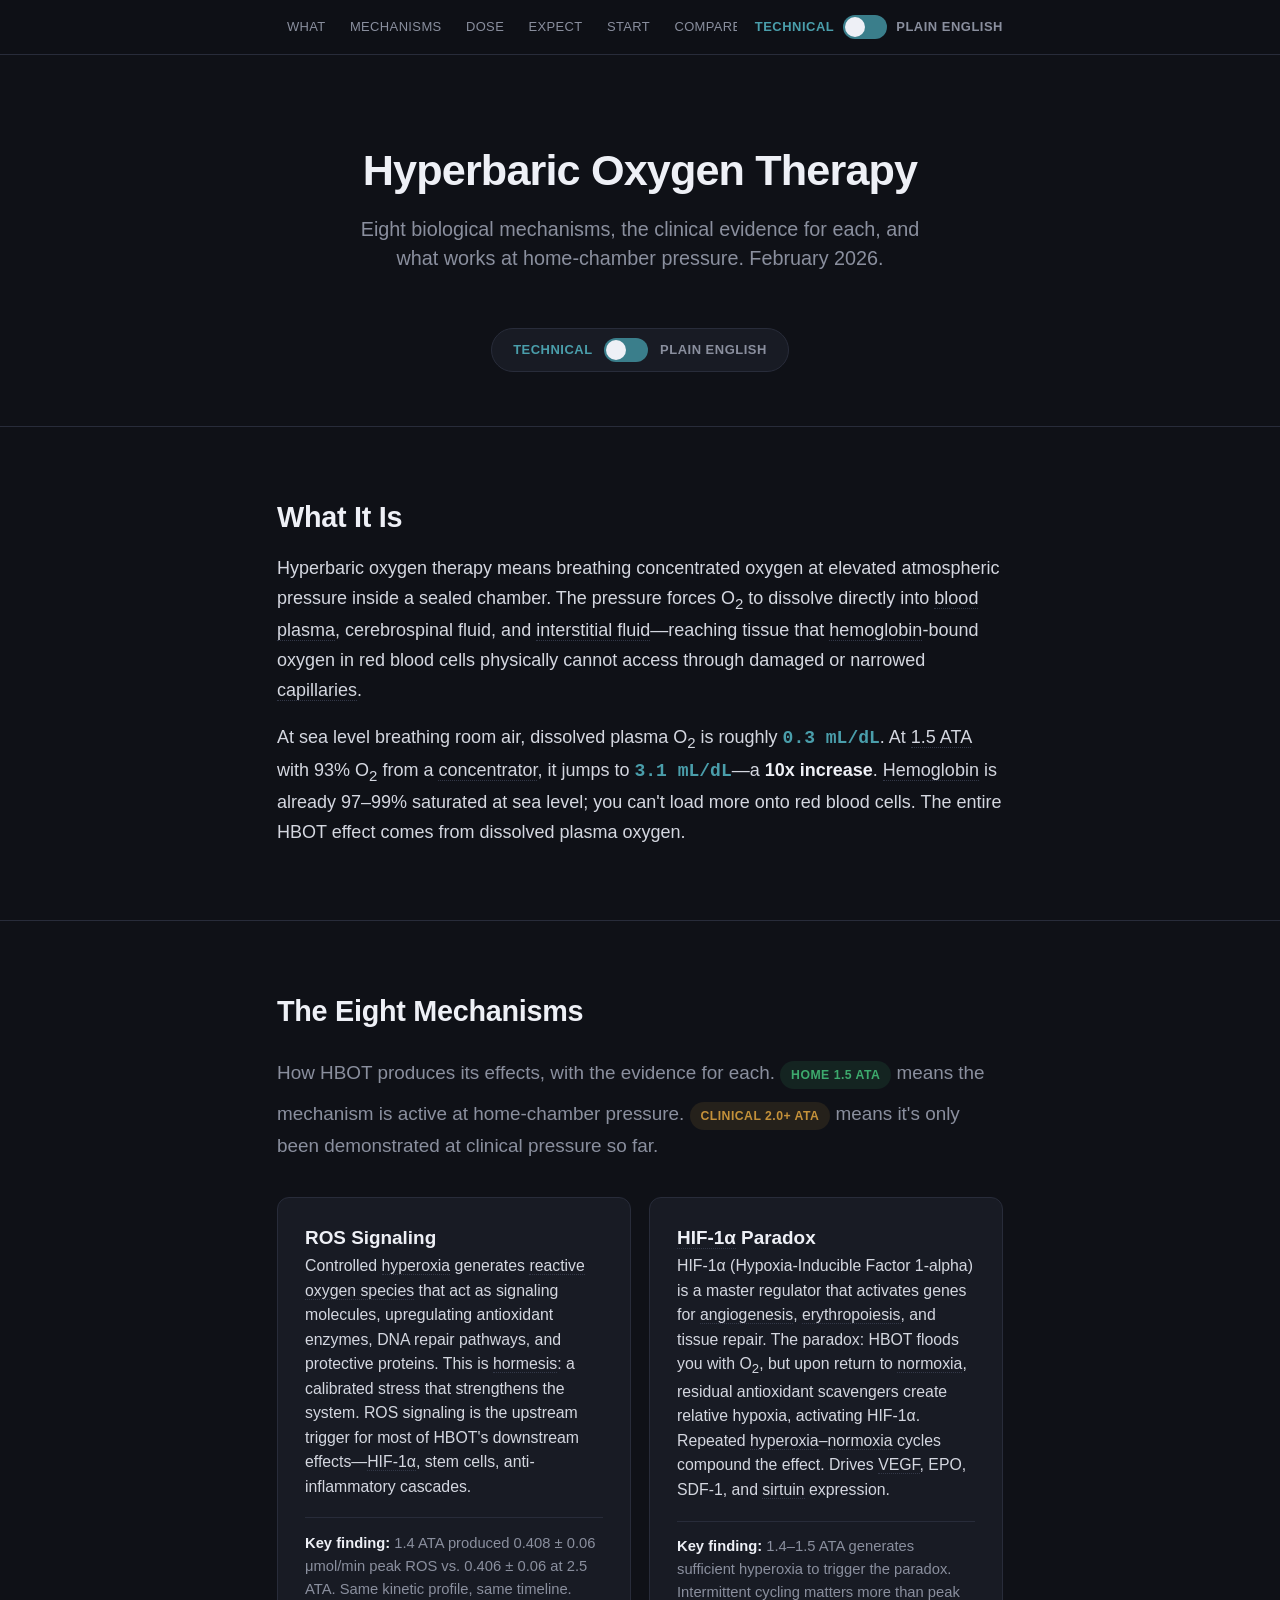
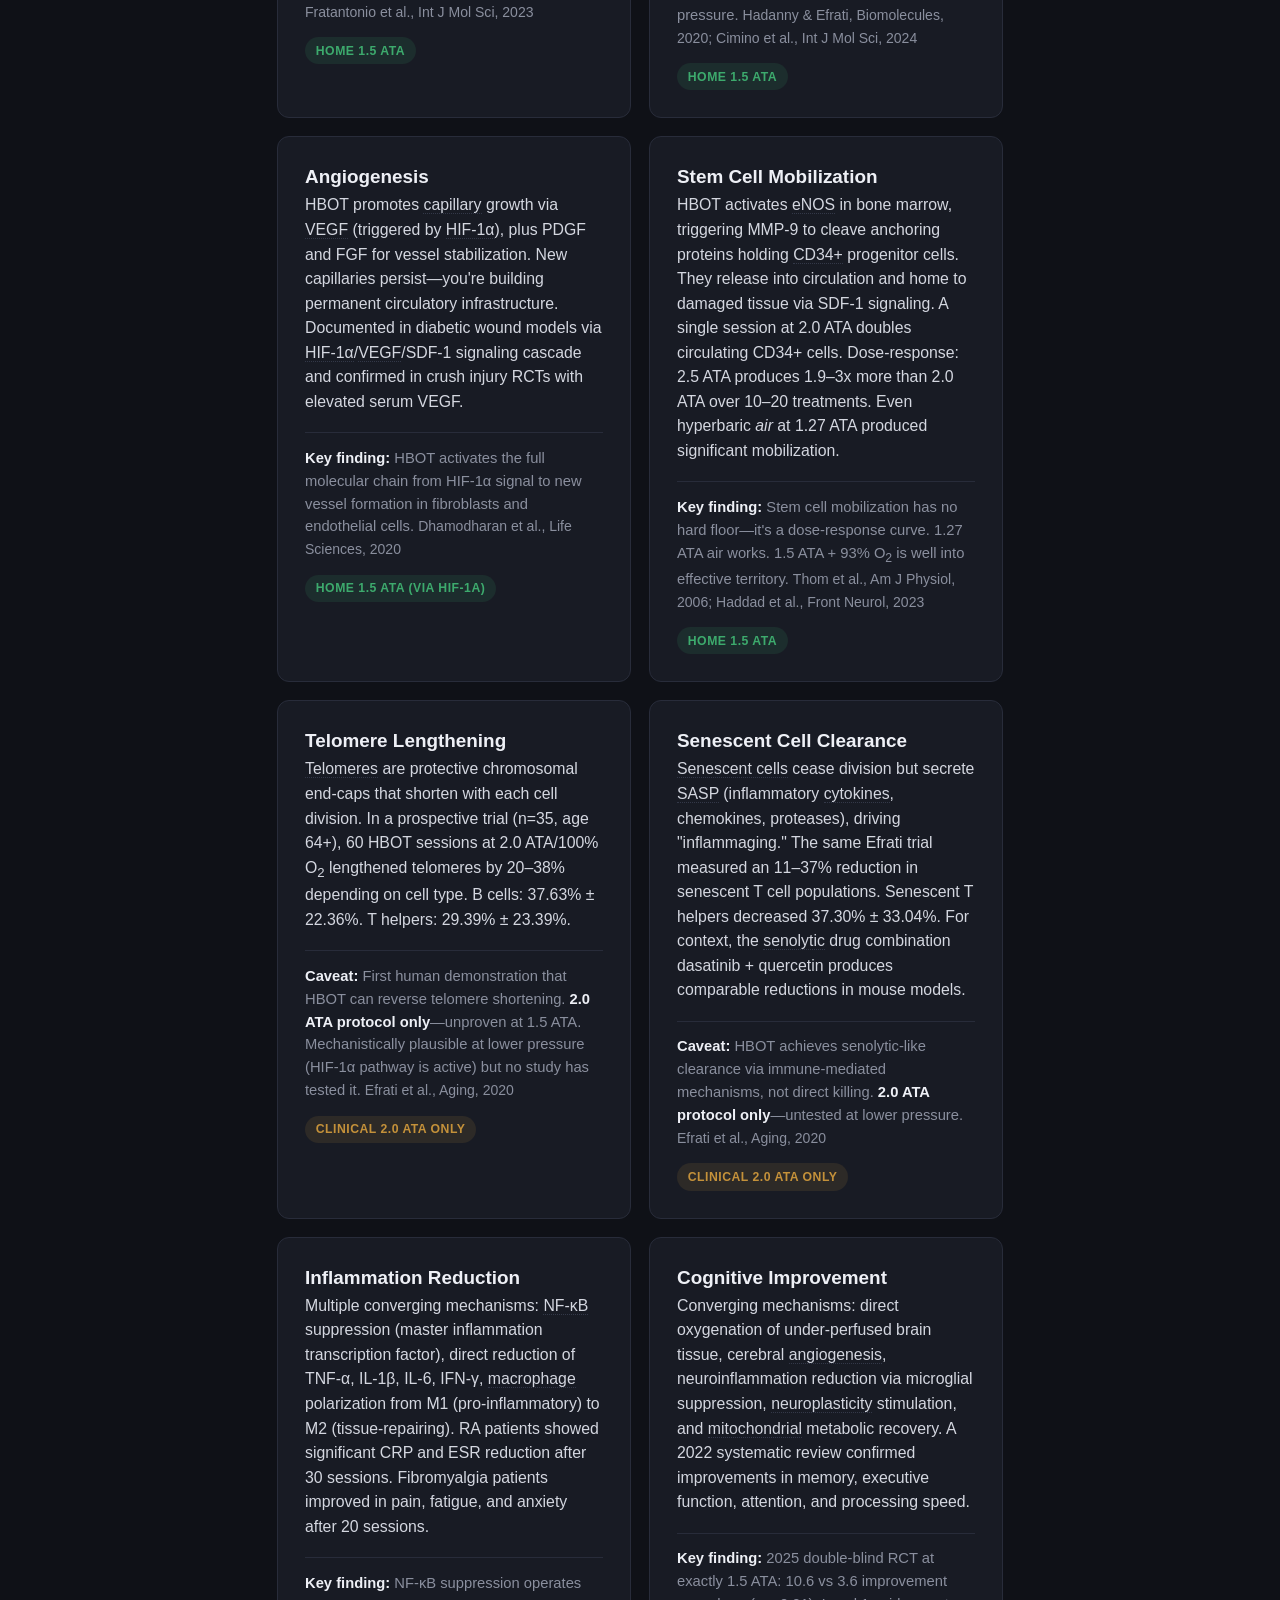
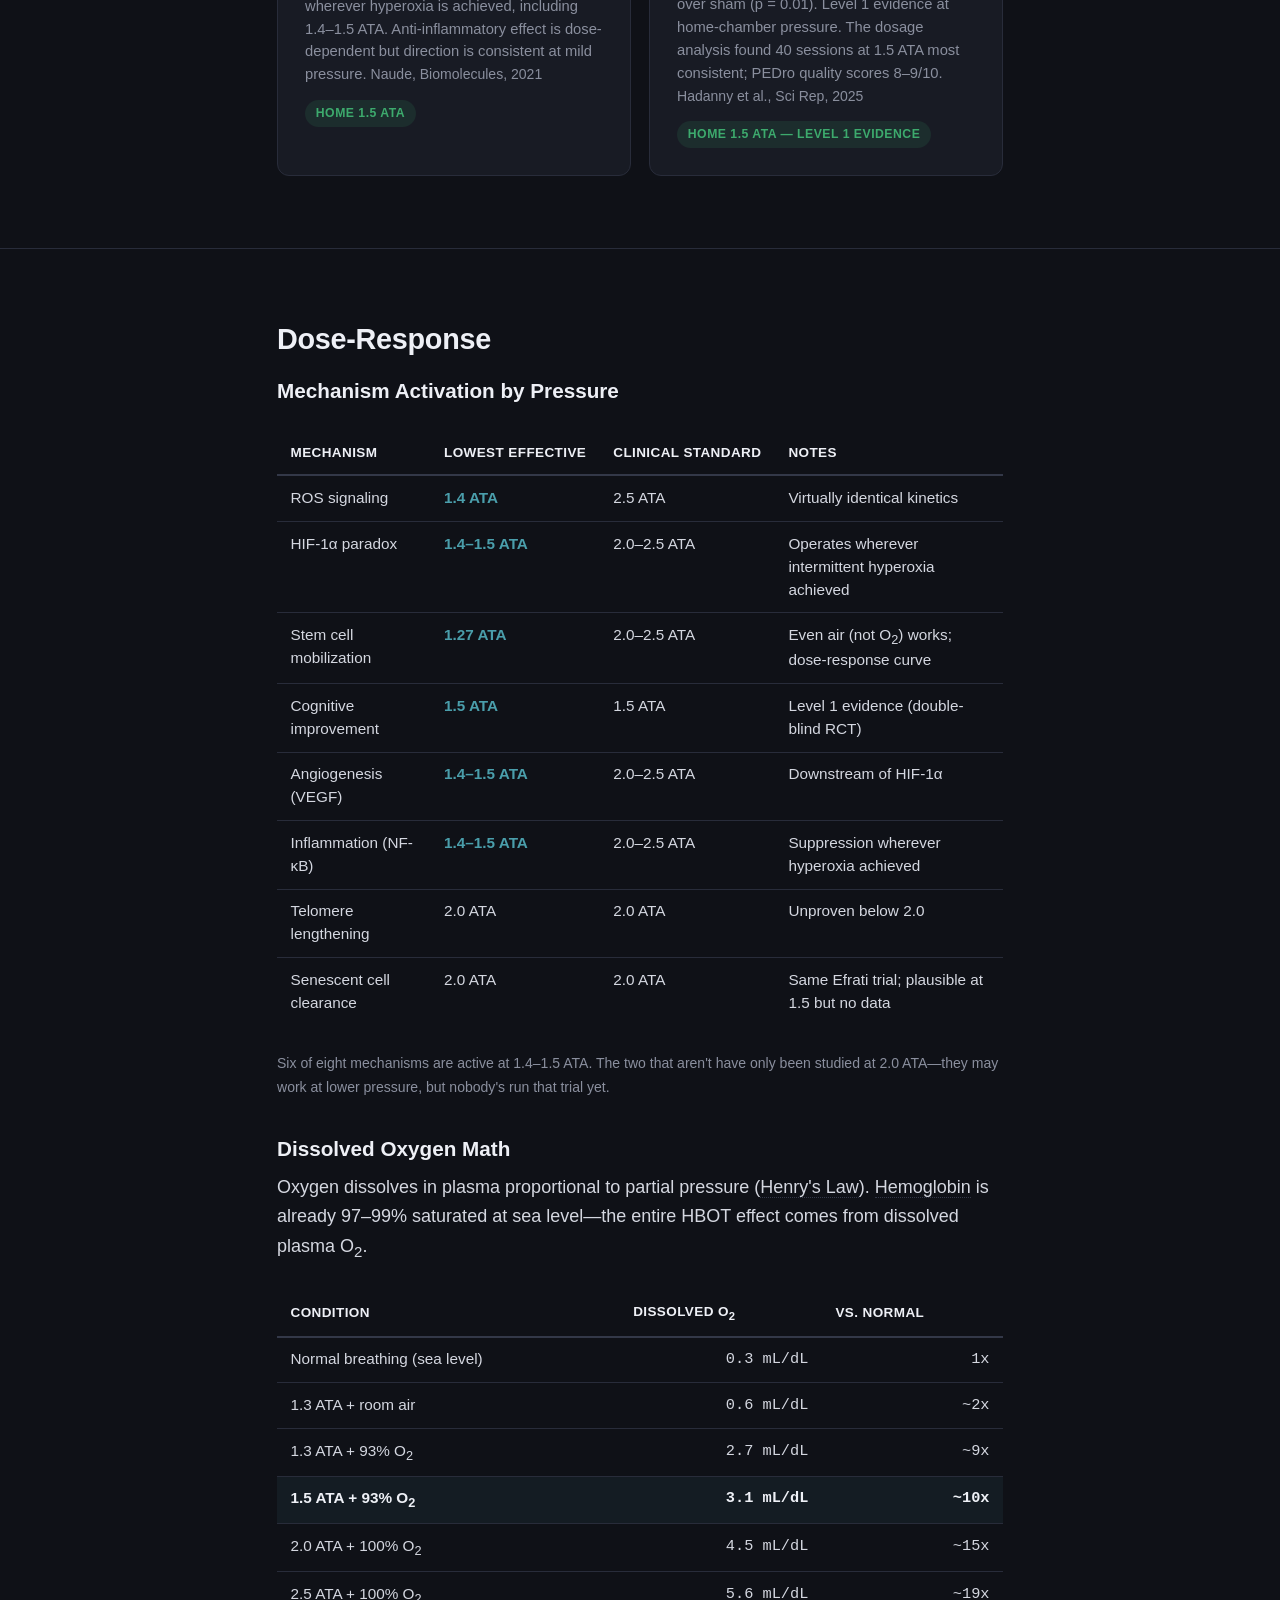
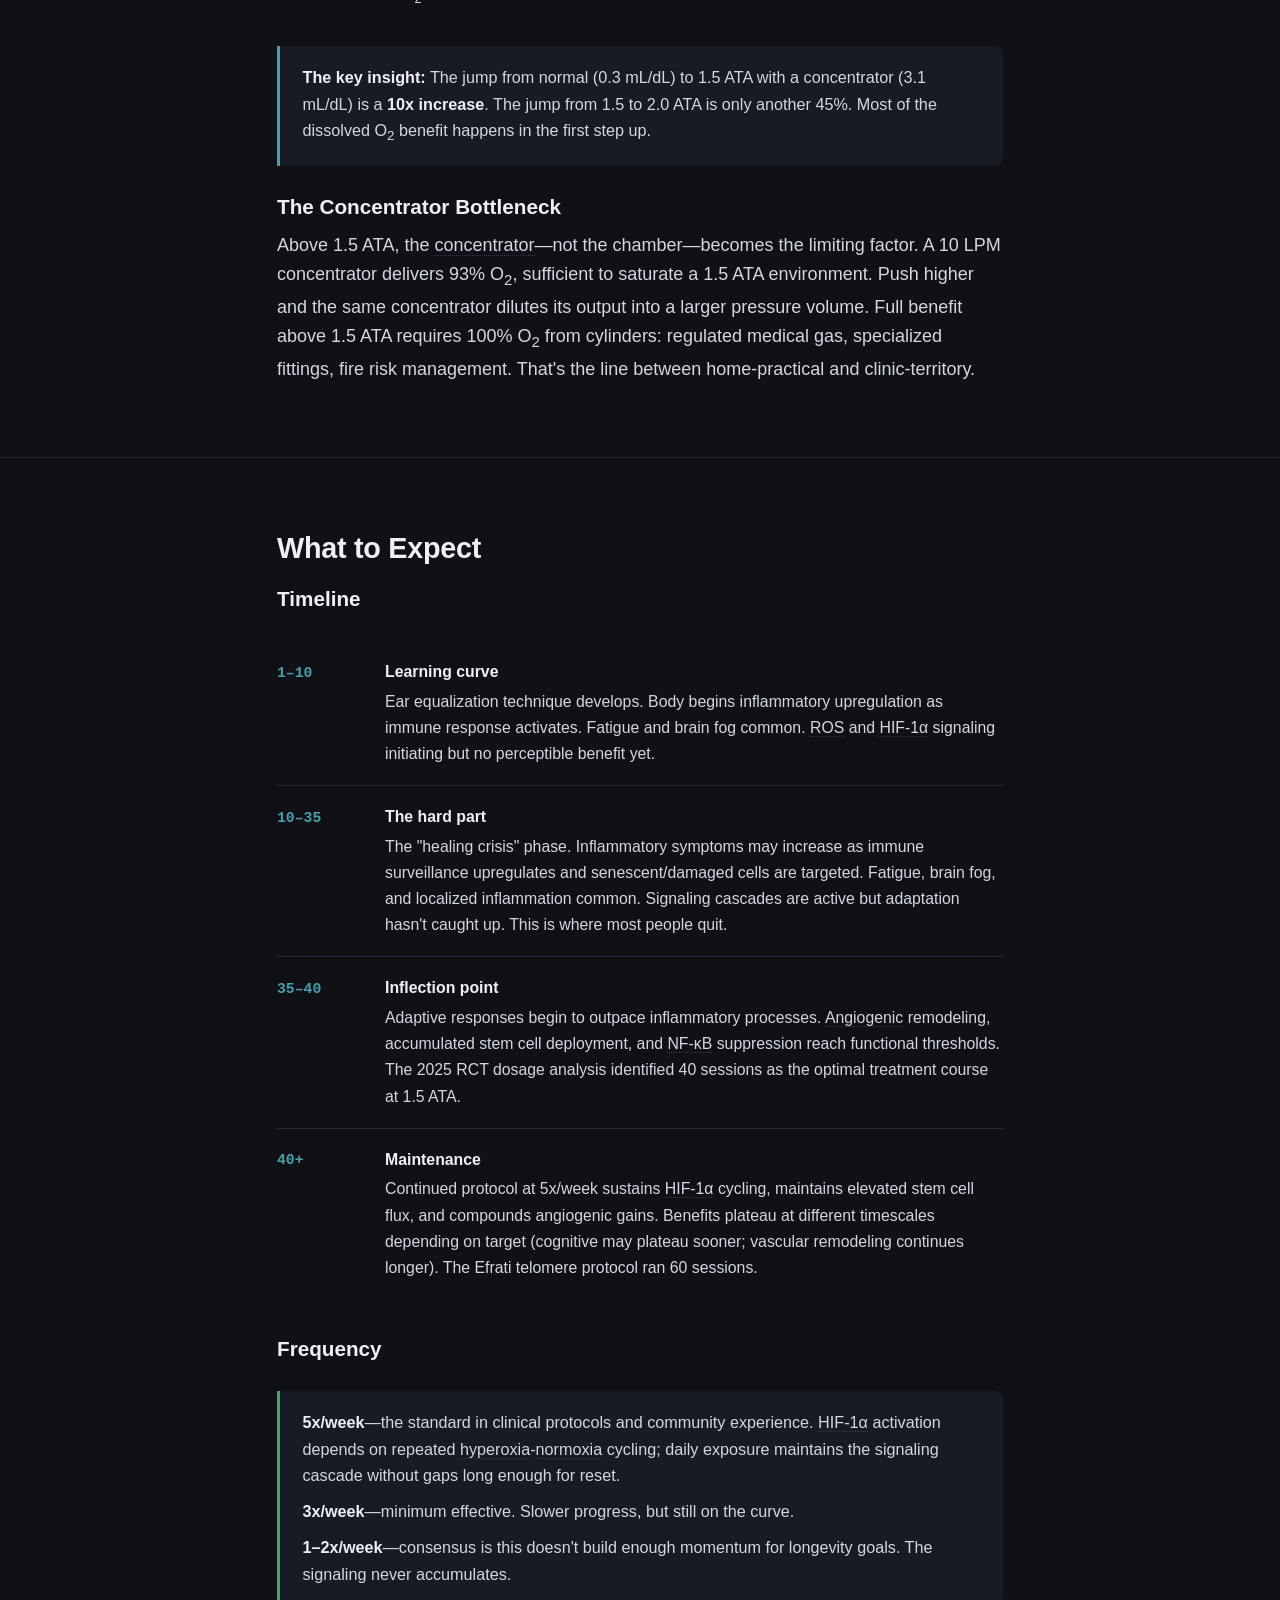
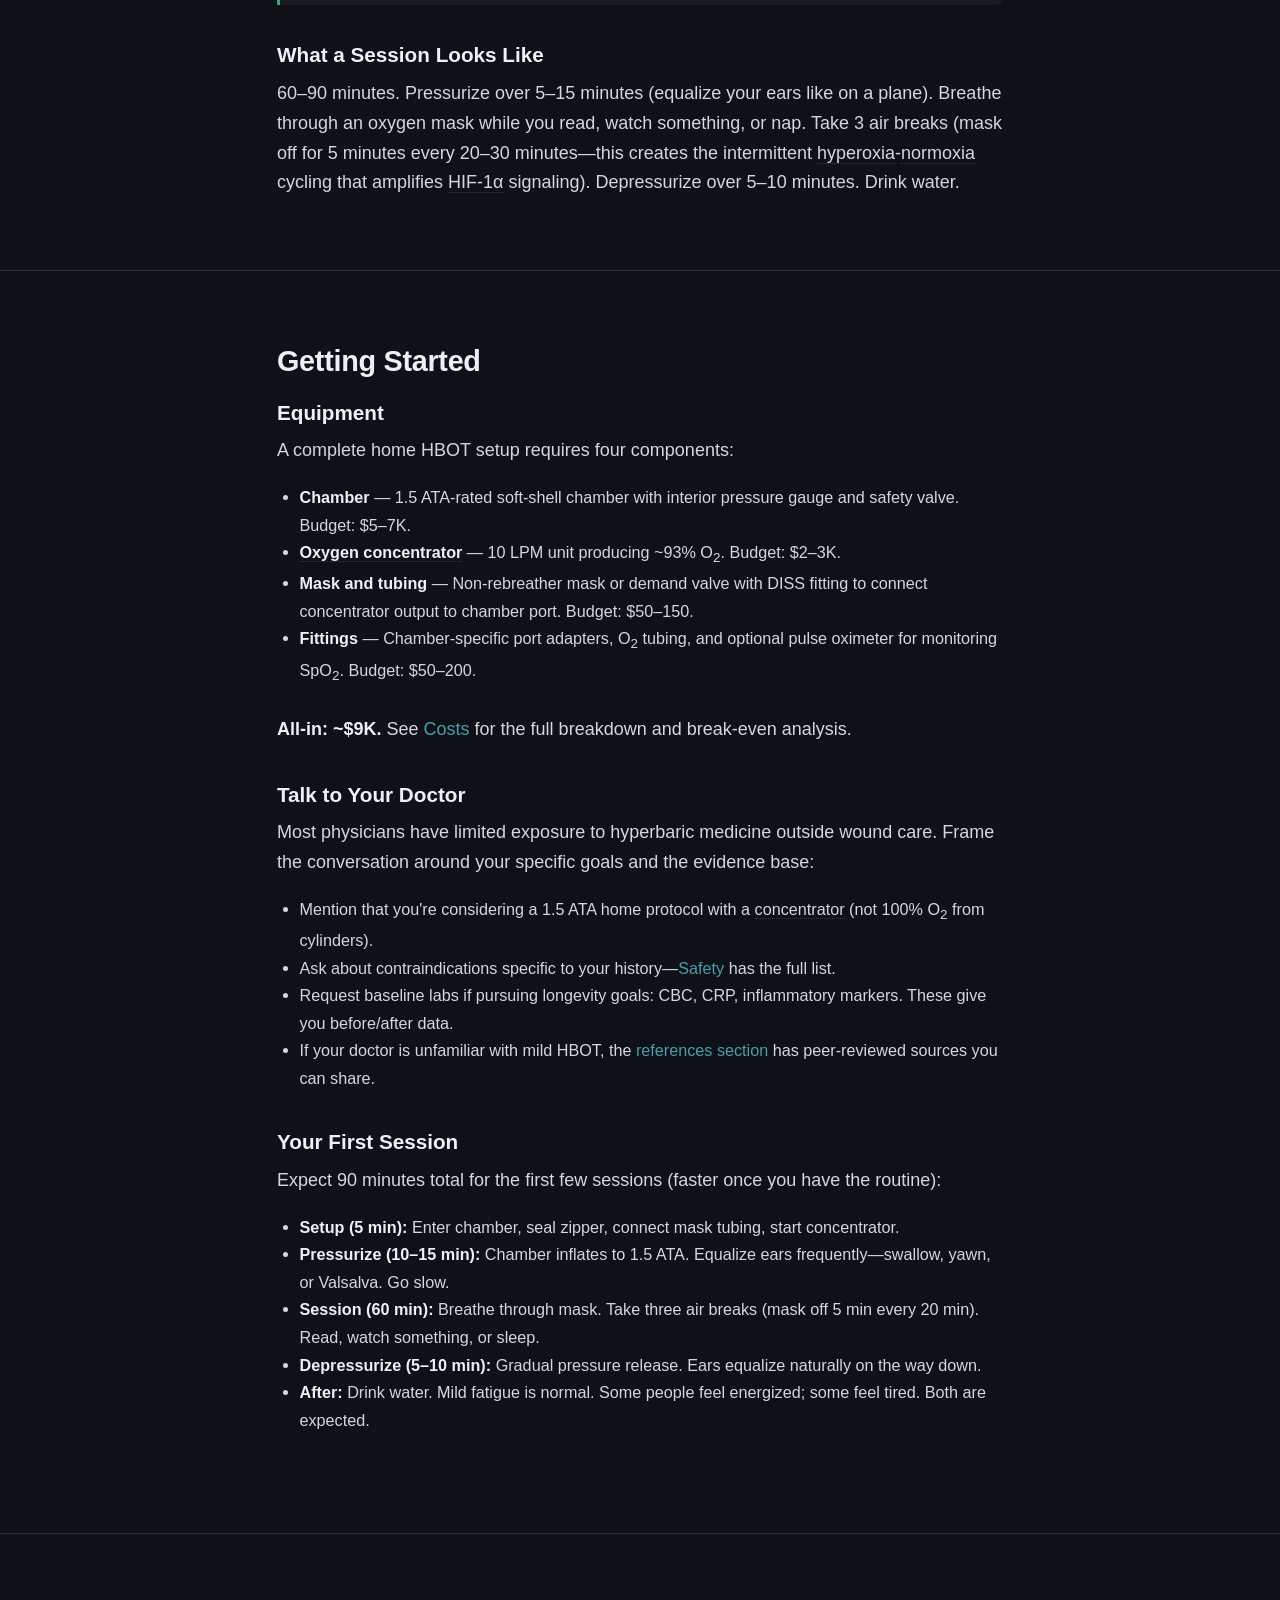
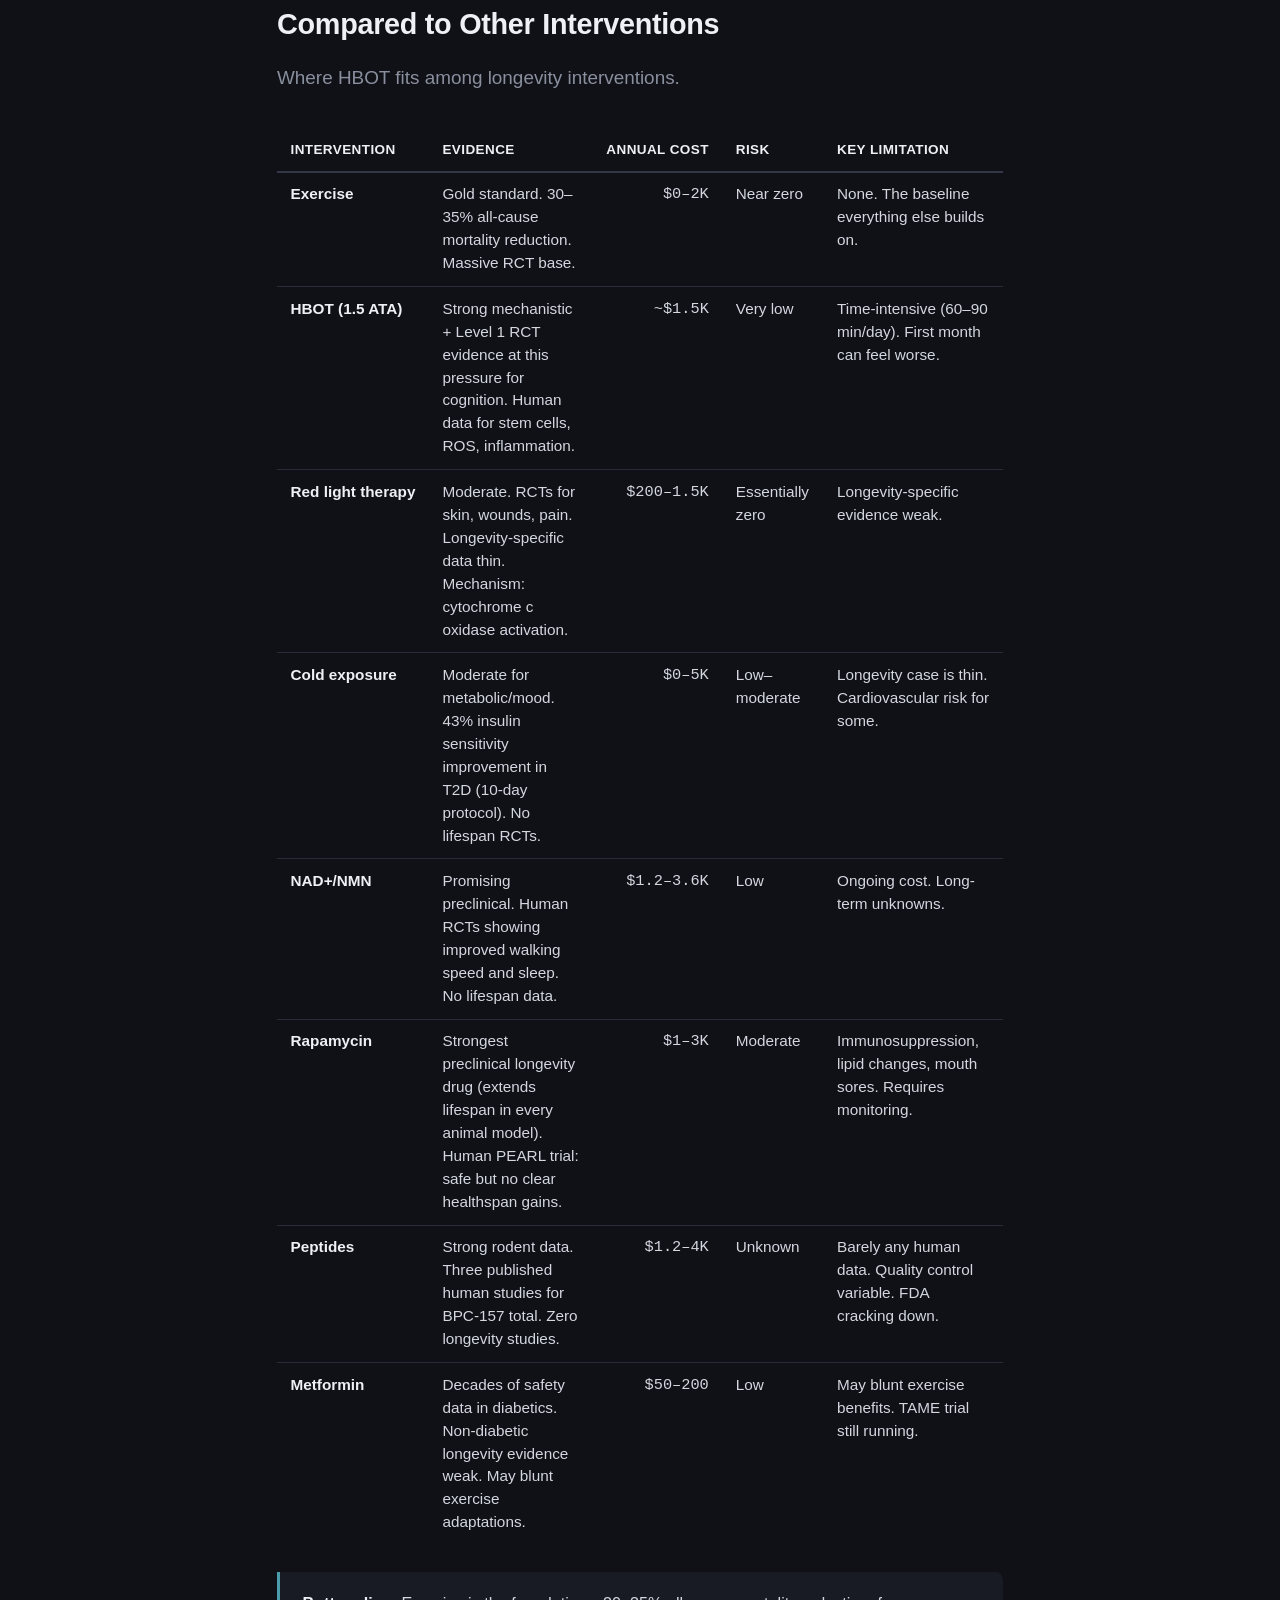
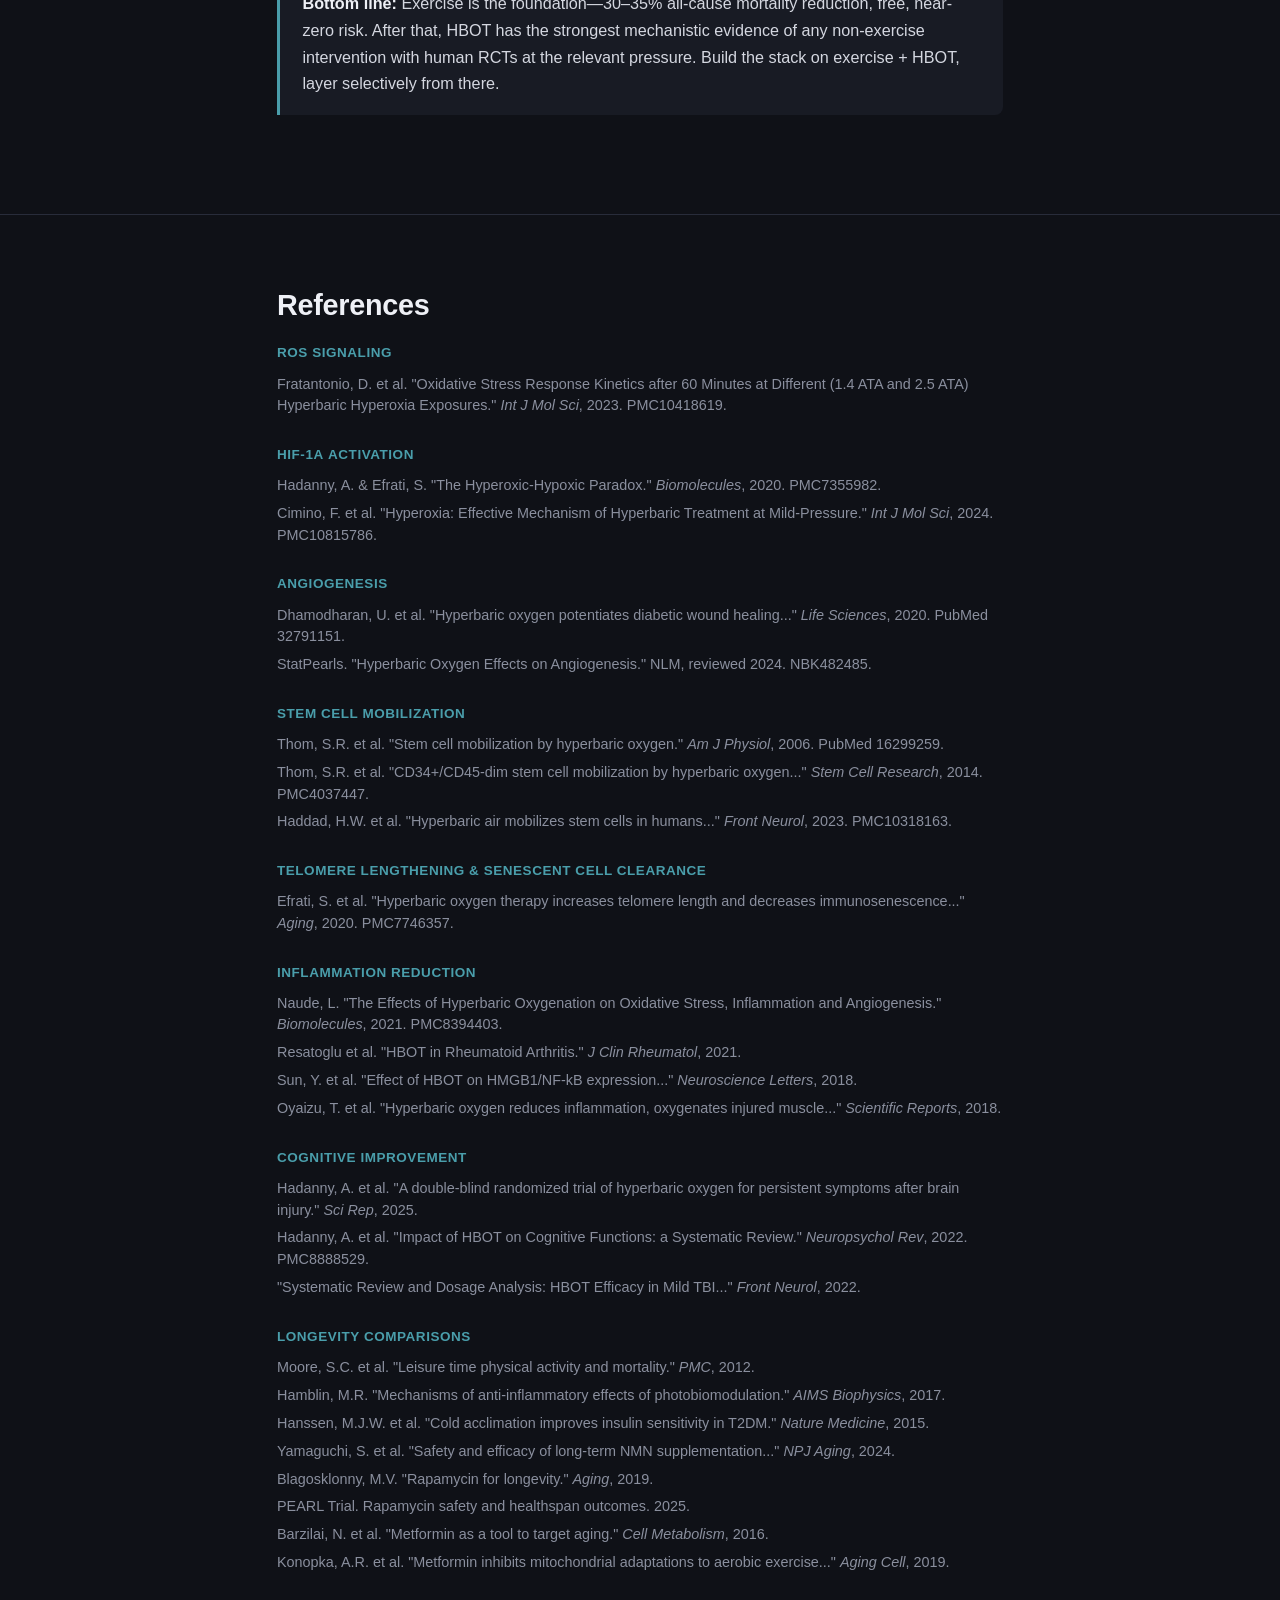
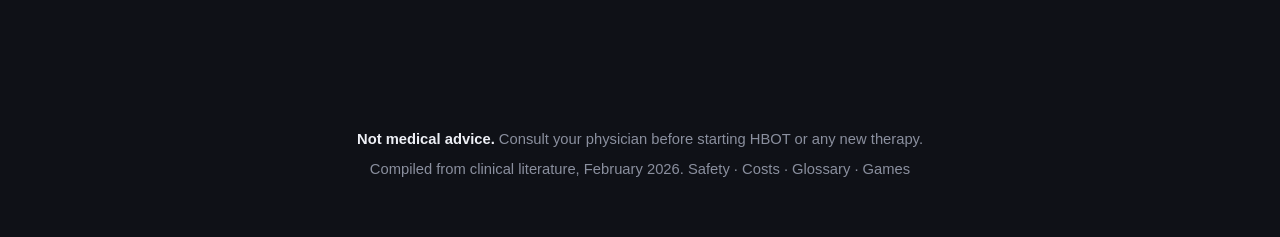
<file: index.html>
<!DOCTYPE html>
<html lang="en">
<head>
<meta charset="UTF-8">
<meta name="viewport" content="width=device-width, initial-scale=1.0">
<title>HBOT Science</title>
<meta name="description" content="Eight biological mechanisms of hyperbaric oxygen therapy, the clinical evidence for each, and what works at home-chamber pressure.">
<meta property="og:type" content="website">
<meta property="og:title" content="HBOT Science">
<meta property="og:description" content="Eight biological mechanisms of hyperbaric oxygen therapy, the clinical evidence for each, and what works at home-chamber pressure.">
<meta property="og:url" content="https://hbot.dr34m.life/">
<link rel="stylesheet" href="style.css">
</head>
<body class="mode-technical">

<!-- ── Sticky Nav ── -->
<nav class="sticky-nav">
  <div class="nav-inner">
    <button class="nav-hamburger" aria-label="Menu" aria-expanded="false">&#9776;</button>
    <div class="nav-links">
      <a href="#what">What</a>
      <a href="#mechanisms">Mechanisms</a>
      <a href="#dose">Dose</a>
      <a href="#expect">Expect</a>
      <a href="#start">Start</a>
      <a href="#compare">Compare</a>
      <a href="#refs">Refs</a>
      <div class="nav-divider"></div>
      <a href="safety.html">Safety</a>
      <a href="costs.html">Costs</a>
      <a href="glossary.html">Glossary</a>
      <a href="games.html">Games</a>
    </div>
    <div class="toggle-wrap" id="nav-toggle">
      <span class="toggle-label active" id="nav-label-tech">Technical</span>
      <button class="toggle-track technical" id="nav-track" role="switch" aria-checked="true" aria-label="Toggle between Technical and Plain English">
        <span class="toggle-knob"></span>
      </button>
      <span class="toggle-label inactive" id="nav-label-plain">Plain English</span>
    </div>
  </div>
</nav>

<!-- ── Hero ── -->
<header class="hero">
  <div class="container">
    <h1>Hyperbaric Oxygen Therapy</h1>
    <p class="subtitle">Eight biological mechanisms, the clinical evidence for each, and what works at home-chamber pressure. February 2026.</p>
    <div class="hero-toggle">
      <span class="toggle-label" id="hero-label-tech">Technical</span>
      <button class="toggle-track technical" id="hero-track" role="switch" aria-checked="true" aria-label="Toggle between Technical and Plain English">
        <span class="toggle-knob"></span>
      </button>
      <span class="toggle-label" id="hero-label-plain">Plain English</span>
    </div>
  </div>
</header>

<!-- ── What It Is ── -->
<section id="what">
  <div class="container">
    <h2>What It Is</h2>

    <div class="tech">
      <p>Hyperbaric oxygen therapy means breathing concentrated oxygen at elevated atmospheric pressure inside a sealed chamber. The pressure forces O<sub>2</sub> to dissolve directly into <a class="term" href="glossary.html#plasma">blood plasma</a>, cerebrospinal fluid, and <a class="term" href="glossary.html#interstitial-fluid">interstitial fluid</a>&mdash;reaching tissue that <a class="term" href="glossary.html#hemoglobin">hemoglobin</a>-bound oxygen in red blood cells physically cannot access through damaged or narrowed <a class="term" href="glossary.html#capillary">capillaries</a>.</p>
      <p>At sea level breathing room air, dissolved plasma O<sub>2</sub> is roughly <span class="stat">0.3 mL/dL</span>. At <a class="term" href="glossary.html#ata">1.5 ATA</a> with 93% O<sub>2</sub> from a <a class="term" href="glossary.html#concentrator">concentrator</a>, it jumps to <span class="stat">3.1 mL/dL</span>&mdash;a <strong>10x increase</strong>. <a class="term" href="glossary.html#hemoglobin">Hemoglobin</a> is already 97&ndash;99% saturated at sea level; you can't load more onto red blood cells. The entire HBOT effect comes from dissolved plasma oxygen.</p>
    </div>

    <div class="plain">
      <p>HBOT means sitting in a pressurized chamber and breathing concentrated oxygen. The pressure does something your lungs alone can't: it forces oxygen to dissolve directly into your <a class="term" href="glossary.html#plasma">blood plasma</a>, letting it reach tissues that your red blood cells can't squeeze into&mdash;areas with damaged or narrowed blood vessels.</p>
      <p>The result: roughly <strong>10x more oxygen reaching your tissues</strong> than normal breathing. Your red blood cells are already maxed out at sea level&mdash;HBOT works by a completely different delivery route.</p>
    </div>
  </div>
</section>

<!-- ── 8 Mechanisms ── -->
<section id="mechanisms">
  <div class="container">
    <h2>The Eight Mechanisms</h2>
    <p class="section-intro">
      <span class="tech">How HBOT produces its effects, with the evidence for each. <span class="badge badge-home">Home 1.5 ATA</span> means the mechanism is active at home-chamber pressure. <span class="badge badge-clinical">Clinical 2.0+ ATA</span> means it's only been demonstrated at clinical pressure so far.</span>
      <span class="plain">What HBOT actually does in your body. Green means it works at home-chamber pressure. Amber means the evidence so far is only from higher-pressure clinical chambers.</span>
    </p>

    <div class="mech-grid">

      <!-- 1. ROS Signaling -->
      <div class="mech-card">
        <h3>ROS Signaling</h3>
        <div class="plain-name plain">Your cells' repair trigger</div>
        <div class="tech">
          <p>Controlled <a class="term" href="glossary.html#hyperoxia">hyperoxia</a> generates <a class="term" href="glossary.html#ros">reactive oxygen species</a> that act as signaling molecules, upregulating antioxidant enzymes, DNA repair pathways, and protective proteins. This is <a class="term" href="glossary.html#hormesis">hormesis</a>: a calibrated stress that strengthens the system. ROS signaling is the upstream trigger for most of HBOT's downstream effects&mdash;<a class="term" href="glossary.html#hif1a">HIF-1&alpha;</a>, stem cells, anti-inflammatory cascades.</p>
          <p class="finding"><strong>Key finding:</strong> 1.4 ATA produced 0.408 &plusmn; 0.06 &mu;mol/min peak ROS vs. 0.406 &plusmn; 0.06 at 2.5 ATA. Same kinetic profile, same timeline. <span class="cite">Fratantonio et al., Int J Mol Sci, 2023</span></p>
        </div>
        <div class="plain">
          <p>A controlled burst of extra oxygen tells your cells to switch on their repair and defense programs. The same principle behind exercise adaptation: a small stress triggers a stronger baseline. This signal kicks off most of HBOT's other benefits.</p>
          <p class="finding"><strong>Key finding:</strong> Mild home-level pressure triggered the same cellular repair signal as clinical-grade pressure. <span class="cite">Fratantonio 2023</span></p>
        </div>
        <span class="badge badge-home">Home 1.5 ATA</span>
      </div>

      <!-- 2. HIF-1a Paradox -->
      <div class="mech-card">
        <h3><a class="term" href="glossary.html#hif1a">HIF-1&alpha;</a> Paradox</h3>
        <div class="plain-name plain">Building oxygen infrastructure between sessions</div>
        <div class="tech">
          <p>HIF-1&alpha; (Hypoxia-Inducible Factor 1-alpha) is a master regulator that activates genes for <a class="term" href="glossary.html#angiogenesis">angiogenesis</a>, <a class="term" href="glossary.html#erythropoiesis">erythropoiesis</a>, and tissue repair. The paradox: HBOT floods you with O<sub>2</sub>, but upon return to <a class="term" href="glossary.html#normoxia">normoxia</a>, residual antioxidant scavengers create relative hypoxia, activating HIF-1&alpha;. Repeated <a class="term" href="glossary.html#hyperoxia">hyperoxia</a>&ndash;<a class="term" href="glossary.html#normoxia">normoxia</a> cycles compound the effect. Drives <a class="term" href="glossary.html#vegf">VEGF</a>, EPO, SDF-1, and <a class="term" href="glossary.html#sirtuin">sirtuin</a> expression.</p>
          <p class="finding"><strong>Key finding:</strong> 1.4&ndash;1.5 ATA generates sufficient hyperoxia to trigger the paradox. Intermittent cycling matters more than peak pressure. <span class="cite">Hadanny &amp; Efrati, Biomolecules, 2020; Cimino et al., Int J Mol Sci, 2024</span></p>
        </div>
        <div class="plain">
          <p>After each session, your body notices oxygen dropping back to normal and thinks "we need more oxygen capacity." So it builds new blood vessels, makes more red blood cells, and recruits repair cells. You benefit <em>between</em> sessions, not just during them. Daily sessions compound this effect over weeks and months.</p>
          <p class="finding"><strong>Key finding:</strong> Home-level pressure triggers this paradox. Consistency (daily sessions) matters more than intensity. <span class="cite">Hadanny &amp; Efrati 2020</span></p>
        </div>
        <span class="badge badge-home">Home 1.5 ATA</span>
      </div>

      <!-- 3. Angiogenesis -->
      <div class="mech-card">
        <h3>Angiogenesis</h3>
        <div class="plain-name plain">Growing new blood vessels</div>
        <div class="tech">
          <p>HBOT promotes <a class="term" href="glossary.html#capillary">capillary</a> growth via <a class="term" href="glossary.html#vegf">VEGF</a> (triggered by <a class="term" href="glossary.html#hif1a">HIF-1&alpha;</a>), plus PDGF and FGF for vessel stabilization. New capillaries persist&mdash;you're building permanent circulatory infrastructure. Documented in diabetic wound models via <a class="term" href="glossary.html#hif1a">HIF-1&alpha;</a>/<a class="term" href="glossary.html#vegf">VEGF</a>/SDF-1 signaling cascade and confirmed in crush injury RCTs with elevated serum VEGF.</p>
          <p class="finding"><strong>Key finding:</strong> HBOT activates the full molecular chain from HIF-1&alpha; signal to new vessel formation in fibroblasts and endothelial cells. <span class="cite">Dhamodharan et al., Life Sciences, 2020</span></p>
        </div>
        <div class="plain">
          <p>Your body grows new tiny blood vessels, improving circulation to areas that weren't getting enough oxygen. Once built, these vessels stay. This helps with wound healing, exercise recovery, brain function, and any tissue that's been oxygen-starved.</p>
          <p class="finding"><strong>Key finding:</strong> HBOT activates the growth factors that build new blood vessels. Clinically proven in wound healing. <span class="cite">Dhamodharan 2020</span></p>
        </div>
        <span class="badge badge-home">Home 1.5 ATA (via HIF-1&alpha;)</span>
      </div>

      <!-- 4. Stem Cell Mobilization -->
      <div class="mech-card">
        <h3>Stem Cell Mobilization</h3>
        <div class="plain-name plain">Releasing your body's repair crew</div>
        <div class="tech">
          <p>HBOT activates <a class="term" href="glossary.html#enos">eNOS</a> in bone marrow, triggering MMP-9 to cleave anchoring proteins holding <a class="term" href="glossary.html#cd34">CD34+</a> progenitor cells. They release into circulation and home to damaged tissue via SDF-1 signaling. A single session at 2.0 ATA doubles circulating CD34+ cells. Dose-response: 2.5 ATA produces 1.9&ndash;3x more than 2.0 ATA over 10&ndash;20 treatments. Even hyperbaric <em>air</em> at 1.27 ATA produced significant mobilization.</p>
          <p class="finding"><strong>Key finding:</strong> Stem cell mobilization has no hard floor&mdash;it's a dose-response curve. 1.27 ATA air works. 1.5 ATA + 93% O<sub>2</sub> is well into effective territory. <span class="cite">Thom et al., Am J Physiol, 2006; Haddad et al., Front Neurol, 2023</span></p>
        </div>
        <div class="plain">
          <p>Your bone marrow contains repair cells (stem cells) that can fix damaged tissue throughout your body. HBOT tells your bone marrow to release more of them into your bloodstream. A single session doubles the number of circulating repair cells. Even very mild pressure works&mdash;it's a dial, not a switch.</p>
          <p class="finding"><strong>Key finding:</strong> Even pressure below what home chambers provide showed measurable stem cell release. <span class="cite">Thom 2006, Haddad 2023</span></p>
        </div>
        <span class="badge badge-home">Home 1.5 ATA</span>
      </div>

      <!-- 5. Telomere Lengthening -->
      <div class="mech-card">
        <h3>Telomere Lengthening</h3>
        <div class="plain-name plain">Reversing a biological aging clock</div>
        <div class="tech">
          <p><a class="term" href="glossary.html#telomeres">Telomeres</a> are protective chromosomal end-caps that shorten with each cell division. In a prospective trial (n=35, age 64+), 60 HBOT sessions at 2.0 ATA/100% O<sub>2</sub> lengthened telomeres by 20&ndash;38% depending on cell type. B cells: 37.63% &plusmn; 22.36%. T helpers: 29.39% &plusmn; 23.39%.</p>
          <p class="finding"><strong>Caveat:</strong> First human demonstration that HBOT can reverse telomere shortening. <strong>2.0 ATA protocol only</strong>&mdash;unproven at 1.5 ATA. Mechanistically plausible at lower pressure (HIF-1&alpha; pathway is active) but no study has tested it. <span class="cite">Efrati et al., Aging, 2020</span></p>
        </div>
        <div class="plain">
          <p><a class="term" href="glossary.html#telomeres">Telomeres</a> are like the plastic tips on shoelaces&mdash;they protect your DNA but get shorter every time your cells divide. A clinical trial with adults over 64 showed HBOT made them 20&ndash;38% longer over 60 sessions. That's equivalent to reversing years of biological aging in those cell populations.</p>
          <p class="finding"><strong>Caveat:</strong> This result required clinical-grade pressure (2.0 ATA). Home chambers can't replicate this protocol. It <em>might</em> work at lower pressure, but nobody's tested it yet. <span class="cite">Efrati 2020</span></p>
        </div>
        <span class="badge badge-clinical">Clinical 2.0 ATA only</span>
      </div>

      <!-- 6. Senescent Cell Clearance -->
      <div class="mech-card">
        <h3>Senescent Cell Clearance</h3>
        <div class="plain-name plain">Clearing out zombie cells</div>
        <div class="tech">
          <p><a class="term" href="glossary.html#senescent">Senescent cells</a> cease division but secrete <a class="term" href="glossary.html#sasp">SASP</a> (inflammatory <a class="term" href="glossary.html#cytokines">cytokines</a>, chemokines, proteases), driving "inflammaging." The same Efrati trial measured an 11&ndash;37% reduction in senescent T cell populations. Senescent T helpers decreased 37.30% &plusmn; 33.04%. For context, the <a class="term" href="glossary.html#senolytic">senolytic</a> drug combination dasatinib + quercetin produces comparable reductions in mouse models.</p>
          <p class="finding"><strong>Caveat:</strong> HBOT achieves senolytic-like clearance via immune-mediated mechanisms, not direct killing. <strong>2.0 ATA protocol only</strong>&mdash;untested at lower pressure. <span class="cite">Efrati et al., Aging, 2020</span></p>
        </div>
        <div class="plain">
          <p>As you age, some cells stop working but don't get recycled. They sit there releasing inflammatory molecules that damage everything around them&mdash;"zombie cells." The same clinical trial that showed telomere lengthening also showed HBOT reduced these zombie cells by 11&ndash;37%. The pharmaceutical industry is spending billions trying to achieve this with drugs.</p>
          <p class="finding"><strong>Caveat:</strong> Same as telomeres&mdash;demonstrated only at 2.0 ATA clinical pressure. Not yet tested at home-chamber levels. <span class="cite">Efrati 2020</span></p>
        </div>
        <span class="badge badge-clinical">Clinical 2.0 ATA only</span>
      </div>

      <!-- 7. Inflammation Reduction -->
      <div class="mech-card">
        <h3>Inflammation Reduction</h3>
        <div class="plain-name plain">Turning down chronic inflammation</div>
        <div class="tech">
          <p>Multiple converging mechanisms: <a class="term" href="glossary.html#nfkb">NF-&kappa;B</a> suppression (master inflammation transcription factor), direct reduction of TNF-&alpha;, IL-1&beta;, IL-6, IFN-&gamma;, <a class="term" href="glossary.html#macrophage">macrophage</a> polarization from M1 (pro-inflammatory) to M2 (tissue-repairing). RA patients showed significant CRP and ESR reduction after 30 sessions. Fibromyalgia patients improved in pain, fatigue, and anxiety after 20 sessions.</p>
          <p class="finding"><strong>Key finding:</strong> NF-&kappa;B suppression operates wherever hyperoxia is achieved, including 1.4&ndash;1.5 ATA. Anti-inflammatory effect is dose-dependent but direction is consistent at mild pressure. <span class="cite">Naude, Biomolecules, 2021</span></p>
        </div>
        <div class="plain">
          <p>Chronic low-grade inflammation drives heart disease, cognitive decline, autoimmune conditions, chronic pain, and accelerated aging. HBOT suppresses the master switch for inflammatory genes and directly reduces the molecules that cause pain, swelling, and fatigue. Patients with rheumatoid arthritis and fibromyalgia showed significant improvement.</p>
          <p class="finding"><strong>Key finding:</strong> The anti-inflammatory mechanism works at home-chamber pressure. Daily mild sessions may match or exceed weekly clinical sessions through accumulated exposure. <span class="cite">Naude 2021</span></p>
        </div>
        <span class="badge badge-home">Home 1.5 ATA</span>
      </div>

      <!-- 8. Cognitive Improvement -->
      <div class="mech-card">
        <h3>Cognitive Improvement</h3>
        <div class="plain-name plain">More oxygen to the brain</div>
        <div class="tech">
          <p>Converging mechanisms: direct oxygenation of under-perfused brain tissue, cerebral <a class="term" href="glossary.html#angiogenesis">angiogenesis</a>, neuroinflammation reduction via microglial suppression, <a class="term" href="glossary.html#neuroplasticity">neuroplasticity</a> stimulation, and <a class="term" href="glossary.html#mitochondria">mitochondrial</a> metabolic recovery. A 2022 systematic review confirmed improvements in memory, executive function, attention, and processing speed.</p>
          <p class="finding"><strong>Key finding:</strong> 2025 double-blind RCT at exactly 1.5 ATA: 10.6 vs 3.6 improvement over sham (p = 0.01). Level 1 evidence at home-chamber pressure. The dosage analysis found 40 sessions at 1.5 ATA most consistent; PEDro quality scores 8&ndash;9/10. <span class="cite">Hadanny et al., Sci Rep, 2025</span></p>
        </div>
        <div class="plain">
          <p>Your brain uses 20% of your body's oxygen despite being 2% of your weight. When oxygen delivery declines&mdash;from injury, aging, or inflammation&mdash;cognitive function declines with it. HBOT improves brain function by delivering oxygen to starved tissue, growing new blood vessels in the brain, and reducing neuroinflammation.</p>
          <p class="finding"><strong>Key finding:</strong> A gold-standard clinical trial (double-blind, randomized) at 1.5 ATA&mdash;exactly home-chamber pressure&mdash;showed significant cognitive improvement over placebo. 40 sessions was the sweet spot. <span class="cite">Hadanny 2025</span></p>
        </div>
        <span class="badge badge-home">Home 1.5 ATA &mdash; Level 1 evidence</span>
      </div>

    </div>
  </div>
</section>

<!-- ── Dose-Response ── -->
<section id="dose">
  <div class="container">
    <h2>Dose-Response</h2>

    <div class="tech">
      <h3>Mechanism Activation by Pressure</h3>
      <div class="table-wrap">
        <table>
          <thead>
            <tr><th>Mechanism</th><th>Lowest Effective</th><th>Clinical Standard</th><th>Notes</th></tr>
          </thead>
          <tbody>
            <tr><td>ROS signaling</td><td class="accent">1.4 ATA</td><td>2.5 ATA</td><td>Virtually identical kinetics</td></tr>
            <tr><td>HIF-1&alpha; paradox</td><td class="accent">1.4&ndash;1.5 ATA</td><td>2.0&ndash;2.5 ATA</td><td>Operates wherever intermittent hyperoxia achieved</td></tr>
            <tr><td>Stem cell mobilization</td><td class="accent">1.27 ATA</td><td>2.0&ndash;2.5 ATA</td><td>Even air (not O<sub>2</sub>) works; dose-response curve</td></tr>
            <tr><td>Cognitive improvement</td><td class="accent">1.5 ATA</td><td>1.5 ATA</td><td>Level 1 evidence (double-blind RCT)</td></tr>
            <tr><td>Angiogenesis (VEGF)</td><td class="accent">1.4&ndash;1.5 ATA</td><td>2.0&ndash;2.5 ATA</td><td>Downstream of HIF-1&alpha;</td></tr>
            <tr><td>Inflammation (NF-&kappa;B)</td><td class="accent">1.4&ndash;1.5 ATA</td><td>2.0&ndash;2.5 ATA</td><td>Suppression wherever hyperoxia achieved</td></tr>
            <tr><td>Telomere lengthening</td><td>2.0 ATA</td><td>2.0 ATA</td><td>Unproven below 2.0</td></tr>
            <tr><td>Senescent cell clearance</td><td>2.0 ATA</td><td>2.0 ATA</td><td>Same Efrati trial; plausible at 1.5 but no data</td></tr>
          </tbody>
        </table>
      </div>
      <p class="table-note">Six of eight mechanisms are active at 1.4&ndash;1.5 ATA. The two that aren't have only been studied at 2.0 ATA&mdash;they may work at lower pressure, but nobody's run that trial yet.</p>
    </div>

    <div class="plain">
      <h3>What Works at Home Pressure vs. What Needs a Clinic</h3>
      <div class="table-wrap">
        <table>
          <thead>
            <tr><th>Mechanism</th><th>Works at Home?</th><th>Notes</th></tr>
          </thead>
          <tbody>
            <tr><td>Cellular repair signal (ROS)</td><td class="accent">Yes</td><td>Identical to clinical-grade chambers</td></tr>
            <tr><td>Oxygen infrastructure building (HIF-1&alpha;)</td><td class="accent">Yes</td><td>Daily home use may beat occasional clinic visits</td></tr>
            <tr><td>Stem cell release</td><td class="accent">Yes</td><td>Even milder pressure than home chambers works</td></tr>
            <tr><td>Brain function improvement</td><td class="accent">Yes</td><td>Gold-standard trial done at exactly home pressure</td></tr>
            <tr><td>New blood vessel growth</td><td class="accent">Yes</td><td>Triggered by the same pathway as HIF-1&alpha;</td></tr>
            <tr><td>Inflammation reduction</td><td class="accent">Yes</td><td>The mechanism works wherever extra oxygen is present</td></tr>
            <tr><td>Telomere lengthening</td><td>Unproven</td><td>Only tested at clinical pressure so far</td></tr>
            <tr><td>Zombie cell clearance</td><td>Unproven</td><td>Plausible but no data yet</td></tr>
          </tbody>
        </table>
      </div>
      <p class="table-note">Six of eight mechanisms work at home pressure. The other two might&mdash;they just haven't been tested yet.</p>
    </div>

    <h3 style="margin-top: 2rem;">Dissolved Oxygen Math</h3>
    <div class="tech">
      <p>Oxygen dissolves in plasma proportional to partial pressure (<a class="term" href="glossary.html#henrys-law">Henry's Law</a>). <a class="term" href="glossary.html#hemoglobin">Hemoglobin</a> is already 97&ndash;99% saturated at sea level&mdash;the entire HBOT effect comes from dissolved plasma O<sub>2</sub>.</p>
    </div>
    <div class="plain">
      <p>Your red blood cells are already carrying as much oxygen as they can. HBOT works by dissolving extra oxygen directly into your blood plasma. Here's how much:</p>
    </div>

    <div class="table-wrap">
      <table>
        <thead>
          <tr><th>Condition</th><th>Dissolved O<sub>2</sub></th><th>vs. Normal</th></tr>
        </thead>
        <tbody>
          <tr><td>Normal breathing (sea level)</td><td class="num">0.3 mL/dL</td><td class="num">1x</td></tr>
          <tr><td>1.3 ATA + room air</td><td class="num">0.6 mL/dL</td><td class="num">~2x</td></tr>
          <tr><td>1.3 ATA + 93% O<sub>2</sub></td><td class="num">2.7 mL/dL</td><td class="num">~9x</td></tr>
          <tr class="row-highlight"><td><strong>1.5 ATA + 93% O<sub>2</sub></strong></td><td class="num"><strong>3.1 mL/dL</strong></td><td class="num"><strong>~10x</strong></td></tr>
          <tr><td>2.0 ATA + 100% O<sub>2</sub></td><td class="num">4.5 mL/dL</td><td class="num">~15x</td></tr>
          <tr><td>2.5 ATA + 100% O<sub>2</sub></td><td class="num">5.6 mL/dL</td><td class="num">~19x</td></tr>
        </tbody>
      </table>
    </div>

    <div class="callout">
      <p><strong>The key insight:</strong> <span class="tech">The jump from normal (0.3 mL/dL) to 1.5 ATA with a concentrator (3.1 mL/dL) is a <strong>10x increase</strong>. The jump from 1.5 to 2.0 ATA is only another 45%. Most of the dissolved O<sub>2</sub> benefit happens in the first step up.</span><span class="plain">Going from normal breathing to a home chamber gives you <strong>10x more dissolved oxygen</strong>. Going from a home chamber to a clinical one adds only 45% more. You get most of the benefit from the first step.</span></p>
    </div>

    <div class="tech">
      <h3 style="margin-top: 1.5rem;">The Concentrator Bottleneck</h3>
      <p>Above 1.5 ATA, the <a class="term" href="glossary.html#concentrator">concentrator</a>&mdash;not the chamber&mdash;becomes the limiting factor. A 10 LPM concentrator delivers 93% O<sub>2</sub>, sufficient to saturate a 1.5 ATA environment. Push higher and the same concentrator dilutes its output into a larger pressure volume. Full benefit above 1.5 ATA requires 100% O<sub>2</sub> from cylinders: regulated medical gas, specialized fittings, fire risk management. That's the line between home-practical and clinic-territory.</p>
    </div>
    <div class="plain">
      <h3 style="margin-top: 1.5rem;">Why 1.5 ATA Is the Home Sweet Spot</h3>
      <p>The oxygen machine (concentrator) can feed enough oxygen to fully saturate a 1.5 ATA chamber. Push the pressure higher and the machine can't keep up&mdash;you're adding pressure but not proportionally adding oxygen. Getting full benefit above 1.5 ATA requires medical-grade oxygen tanks, which is a fundamentally different (and more expensive, more complex) setup.</p>
    </div>
  </div>
</section>

<!-- ── What to Expect ── -->
<section id="expect">
  <div class="container">
    <h2>What to Expect</h2>

    <h3>Timeline</h3>
    <div class="timeline">
      <div class="timeline-item">
        <div class="timeline-phase">1&ndash;10</div>
        <div class="timeline-content">
          <strong>Learning curve</strong>
          <span class="tech">Ear equalization technique develops. Body begins inflammatory upregulation as immune response activates. Fatigue and brain fog common. <a class="term" href="glossary.html#ros">ROS</a> and <a class="term" href="glossary.html#hif1a">HIF-1&alpha;</a> signaling initiating but no perceptible benefit yet.</span>
          <span class="plain">You're learning to equalize your ears and getting used to the chamber. Most people feel more tired than usual. That's normal&mdash;your body is ramping up its repair response, and that takes energy.</span>
        </div>
      </div>
      <div class="timeline-item">
        <div class="timeline-phase">10&ndash;35</div>
        <div class="timeline-content">
          <strong>The hard part</strong>
          <span class="tech">The "healing crisis" phase. Inflammatory symptoms may increase as immune surveillance upregulates and senescent/damaged cells are targeted. Fatigue, brain fog, and localized inflammation common. Signaling cascades are active but adaptation hasn't caught up. This is where most people quit.</span>
          <span class="plain">This is where it often feels worse before it gets better. More fatigue, maybe brain fog, sometimes old injuries flaring up. Your body is doing repair work and the cleanup creates temporary inflammation. This is where people quit&mdash;right before it starts working.</span>
        </div>
      </div>
      <div class="timeline-item">
        <div class="timeline-phase">35&ndash;40</div>
        <div class="timeline-content">
          <strong>Inflection point</strong>
          <span class="tech">Adaptive responses begin to outpace inflammatory processes. <a class="term" href="glossary.html#angiogenesis">Angiogenic</a> remodeling, accumulated stem cell deployment, and <a class="term" href="glossary.html#nfkb">NF-&kappa;B</a> suppression reach functional thresholds. The 2025 RCT dosage analysis identified 40 sessions as the optimal treatment course at 1.5 ATA.</span>
          <span class="plain">The corner. New blood vessels have been growing, repair cells have been working, inflammation is coming down. People start noticing they feel better&mdash;clearer thinking, more energy, less pain. The clinical research pinpoints 40 sessions as the sweet spot.</span>
        </div>
      </div>
      <div class="timeline-item">
        <div class="timeline-phase">40+</div>
        <div class="timeline-content">
          <strong>Maintenance</strong>
          <span class="tech">Continued protocol at 5x/week sustains <a class="term" href="glossary.html#hif1a">HIF-1&alpha;</a> cycling, maintains elevated stem cell flux, and compounds angiogenic gains. Benefits plateau at different timescales depending on target (cognitive may plateau sooner; vascular remodeling continues longer). The Efrati telomere protocol ran 60 sessions.</span>
          <span class="plain">You've built momentum. Ongoing sessions maintain and extend the benefits. Many longevity-focused users continue indefinitely. The telomere study ran 60 sessions. Some people use it for years.</span>
        </div>
      </div>
    </div>

    <h3 style="margin-top: 2rem;">Frequency</h3>
    <div class="callout callout-green">
      <p><strong>5x/week</strong>&mdash;the standard in clinical protocols and community experience. <span class="tech"><a class="term" href="glossary.html#hif1a">HIF-1&alpha;</a> activation depends on repeated <a class="term" href="glossary.html#hyperoxia">hyperoxia</a>-<a class="term" href="glossary.html#normoxia">normoxia</a> cycling; daily exposure maintains the signaling cascade without gaps long enough for reset.</span><span class="plain">Daily sessions keep the repair signal going. Too many gaps and the cycle resets.</span></p>
      <p><strong>3x/week</strong>&mdash;minimum effective. Slower progress, but still on the curve.</p>
      <p><strong>1&ndash;2x/week</strong>&mdash;consensus is this doesn't build enough momentum for longevity goals. The signaling never accumulates.</p>
    </div>

    <h3 style="margin-top: 2rem;">What a Session Looks Like</h3>
    <p>60&ndash;90 minutes. Pressurize over 5&ndash;15 minutes (equalize your ears like on a plane). Breathe through an oxygen mask while you read, watch something, or nap. Take 3 air breaks (mask off for 5 minutes every 20&ndash;30 minutes<span class="tech">&mdash;this creates the intermittent <a class="term" href="glossary.html#hyperoxia">hyperoxia</a>-<a class="term" href="glossary.html#normoxia">normoxia</a> cycling that amplifies <a class="term" href="glossary.html#hif1a">HIF-1&alpha;</a> signaling</span><span class="plain">&mdash;this on/off pattern amplifies the repair signal</span>). Depressurize over 5&ndash;10 minutes. Drink water.</p>
  </div>
</section>

<!-- ── Getting Started ── -->
<section id="start">
  <div class="container">
    <h2>Getting Started</h2>

    <h3>Equipment</h3>
    <div class="tech">
      <p>A complete home HBOT setup requires four components:</p>
      <ul class="content-list">
        <li><strong>Chamber</strong> &mdash; 1.5 ATA-rated soft-shell chamber with interior pressure gauge and safety valve. Budget: $5&ndash;7K.</li>
        <li><strong><a class="term" href="glossary.html#concentrator">Oxygen concentrator</a></strong> &mdash; 10 LPM unit producing ~93% O<sub>2</sub>. Budget: $2&ndash;3K.</li>
        <li><strong>Mask and tubing</strong> &mdash; Non-rebreather mask or demand valve with DISS fitting to connect concentrator output to chamber port. Budget: $50&ndash;150.</li>
        <li><strong>Fittings</strong> &mdash; Chamber-specific port adapters, O<sub>2</sub> tubing, and optional pulse oximeter for monitoring SpO<sub>2</sub>. Budget: $50&ndash;200.</li>
      </ul>
      <p><strong>All-in: ~$9K.</strong> See <a href="costs.html">Costs</a> for the full breakdown and break-even analysis.</p>
    </div>
    <div class="plain">
      <p>You need four things:</p>
      <ul class="content-list">
        <li><strong>Chamber</strong> &mdash; A soft-shell chamber rated for 1.5 ATA. This is the big purchase ($5&ndash;7K).</li>
        <li><strong>Oxygen concentrator</strong> &mdash; A machine that pulls oxygen from room air and concentrates it to ~93%. $2&ndash;3K.</li>
        <li><strong>Mask and tubing</strong> &mdash; Connects the concentrator to you inside the chamber. $50&ndash;150.</li>
        <li><strong>Fittings and extras</strong> &mdash; Adapters for your specific chamber, plus optionally a finger pulse oximeter. $50&ndash;200.</li>
      </ul>
      <p><strong>Total: about $9K.</strong> See <a href="costs.html">Costs</a> for how fast it pays for itself vs. clinic visits.</p>
    </div>

    <h3 style="margin-top: 2rem;">Talk to Your Doctor</h3>
    <div class="tech">
      <p>Most physicians have limited exposure to hyperbaric medicine outside wound care. Frame the conversation around your specific goals and the evidence base:</p>
      <ul class="content-list">
        <li>Mention that you're considering a 1.5 ATA home protocol with a <a class="term" href="glossary.html#concentrator">concentrator</a> (not 100% O<sub>2</sub> from cylinders).</li>
        <li>Ask about contraindications specific to your history&mdash;<a href="safety.html">Safety</a> has the full list.</li>
        <li>Request baseline labs if pursuing longevity goals: CBC, CRP, inflammatory markers. These give you before/after data.</li>
        <li>If your doctor is unfamiliar with mild HBOT, the <a href="#refs">references section</a> has peer-reviewed sources you can share.</li>
      </ul>
    </div>
    <div class="plain">
      <p>Your doctor may not know much about home HBOT&mdash;it's not widely taught. Here's how to approach it:</p>
      <ul class="content-list">
        <li>Explain you're looking at a mild home setup (1.5 ATA), not a clinical chamber with pure oxygen.</li>
        <li>Ask them to check you for the conditions listed on the <a href="safety.html">Safety</a> page.</li>
        <li>Request baseline blood work (especially inflammation markers like CRP) so you can track changes.</li>
        <li>If they want to read the science, point them to the <a href="#refs">references</a>&mdash;it's all peer-reviewed.</li>
      </ul>
    </div>

    <h3 style="margin-top: 2rem;">Your First Session</h3>
    <div class="tech">
      <p>Expect 90 minutes total for the first few sessions (faster once you have the routine):</p>
      <ul class="content-list">
        <li><strong>Setup (5 min):</strong> Enter chamber, seal zipper, connect mask tubing, start concentrator.</li>
        <li><strong>Pressurize (10&ndash;15 min):</strong> Chamber inflates to 1.5 ATA. Equalize ears frequently&mdash;swallow, yawn, or Valsalva. Go slow.</li>
        <li><strong>Session (60 min):</strong> Breathe through mask. Take three air breaks (mask off 5 min every 20 min). Read, watch something, or sleep.</li>
        <li><strong>Depressurize (5&ndash;10 min):</strong> Gradual pressure release. Ears equalize naturally on the way down.</li>
        <li><strong>After:</strong> Drink water. Mild fatigue is normal. Some people feel energized; some feel tired. Both are expected.</li>
      </ul>
    </div>
    <div class="plain">
      <p>Your first time takes about 90 minutes. Here's what happens:</p>
      <ul class="content-list">
        <li><strong>Get in, seal up (5 min):</strong> Climb in, zip the chamber closed, put on your oxygen mask, turn on the concentrator.</li>
        <li><strong>Pressure goes up (10&ndash;15 min):</strong> You'll feel it in your ears like on an airplane. Swallow, yawn, or pinch-and-blow. Go slow.</li>
        <li><strong>Hang out (60 min):</strong> Breathe through the mask. Every 20 minutes, take the mask off for five minutes. Read, watch your phone, or nap.</li>
        <li><strong>Pressure comes down (5&ndash;10 min):</strong> Gradual release. Ears handle this direction easily.</li>
        <li><strong>Done:</strong> Drink water. You might feel tired or energized&mdash;both are normal. The tired feeling fades as you get deeper into the protocol.</li>
      </ul>
    </div>
  </div>
</section>

<!-- ── Compared to Other Interventions ── -->
<section id="compare">
  <div class="container">
    <h2>Compared to Other Interventions</h2>
    <p class="section-intro">Where HBOT fits among longevity interventions.</p>

    <div class="table-wrap">
      <table class="cmp-table">
        <thead>
          <tr><th>Intervention</th><th>Evidence</th><th>Annual Cost</th><th>Risk</th><th>Key Limitation</th></tr>
        </thead>
        <tbody>
          <tr>
            <td>Exercise</td>
            <td><span class="tech">Gold standard. 30&ndash;35% all-cause mortality reduction. Massive RCT base.</span><span class="plain">Best thing you can do. Decades of proof. Reduces death risk by a third.</span></td>
            <td class="num">$0&ndash;2K</td>
            <td>Near zero</td>
            <td>None. The baseline everything else builds on.</td>
          </tr>
          <tr>
            <td>HBOT (1.5 ATA)</td>
            <td><span class="tech">Strong mechanistic + Level 1 RCT evidence at this pressure for cognition. Human data for stem cells, ROS, inflammation.</span><span class="plain">Strong science with real clinical trials at home pressure. Multiple proven mechanisms.</span></td>
            <td class="num">~$1.5K</td>
            <td>Very low</td>
            <td>Time-intensive (60&ndash;90 min/day). First month can feel worse.</td>
          </tr>
          <tr>
            <td>Red light therapy</td>
            <td><span class="tech">Moderate. RCTs for skin, wounds, pain. Longevity-specific data thin. Mechanism: cytochrome c oxidase activation.</span><span class="plain">Moderate. Proven for skin and pain. Longevity evidence thin. Different mechanism than HBOT.</span></td>
            <td class="num">$200&ndash;1.5K</td>
            <td>Essentially zero</td>
            <td>Longevity-specific evidence weak.</td>
          </tr>
          <tr>
            <td>Cold exposure</td>
            <td><span class="tech">Moderate for metabolic/mood. 43% insulin sensitivity improvement in T2D (10-day protocol). No lifespan RCTs.</span><span class="plain">Good for metabolism and mood. No longevity-specific trials yet.</span></td>
            <td class="num">$0&ndash;5K</td>
            <td>Low&ndash;moderate</td>
            <td>Longevity case is thin. Cardiovascular risk for some.</td>
          </tr>
          <tr>
            <td>NAD+/NMN</td>
            <td><span class="tech">Promising preclinical. Human RCTs showing improved walking speed and sleep. No lifespan data.</span><span class="plain">Promising early science. Improves energy markers but no proof it extends life.</span></td>
            <td class="num">$1.2&ndash;3.6K</td>
            <td>Low</td>
            <td>Ongoing cost. Long-term unknowns.</td>
          </tr>
          <tr>
            <td>Rapamycin</td>
            <td><span class="tech">Strongest preclinical longevity drug (extends lifespan in every animal model). Human PEARL trial: safe but no clear healthspan gains.</span><span class="plain">Extends life in every animal tested. Human evidence still catching up. Real side effects.</span></td>
            <td class="num">$1&ndash;3K</td>
            <td>Moderate</td>
            <td>Immunosuppression, lipid changes, mouth sores. Requires monitoring.</td>
          </tr>
          <tr>
            <td>Peptides</td>
            <td><span class="tech">Strong rodent data. Three published human studies for BPC-157 total. Zero longevity studies.</span><span class="plain">Impressive animal results. Almost no human evidence. Legal gray area.</span></td>
            <td class="num">$1.2&ndash;4K</td>
            <td>Unknown</td>
            <td>Barely any human data. Quality control variable. FDA cracking down.</td>
          </tr>
          <tr>
            <td>Metformin</td>
            <td><span class="tech">Decades of safety data in diabetics. Non-diabetic longevity evidence weak. May blunt exercise adaptations.</span><span class="plain">Very safe (used for decades in diabetes). Unproven for longevity in healthy people. May reduce exercise benefits.</span></td>
            <td class="num">$50&ndash;200</td>
            <td>Low</td>
            <td>May blunt exercise benefits. TAME trial still running.</td>
          </tr>
        </tbody>
      </table>
    </div>

    <div class="callout" style="margin-top: 1.5rem;">
      <p><span class="tech"><strong>Bottom line:</strong> Exercise is the foundation&mdash;30&ndash;35% all-cause mortality reduction, free, near-zero risk. After that, HBOT has the strongest mechanistic evidence of any non-exercise intervention with human RCTs at the relevant pressure. Build the stack on exercise + HBOT, layer selectively from there.</span><span class="plain"><strong>Bottom line:</strong> Exercise first, always. Nothing on this list comes close. After that, HBOT has the strongest scientific evidence of any non-exercise intervention, backed by randomized clinical trials at the relevant pressure. The rest have thinner evidence, higher risk, or both.</span></p>
    </div>
  </div>
</section>

<!-- ── References ── -->
<section id="refs">
  <div class="container">
    <h2>References</h2>

    <div class="ref-section">
      <h4>ROS Signaling</h4>
      <p>Fratantonio, D. et al. "Oxidative Stress Response Kinetics after 60 Minutes at Different (1.4 ATA and 2.5 ATA) Hyperbaric Hyperoxia Exposures." <em>Int J Mol Sci</em>, 2023. PMC10418619.</p>
    </div>

    <div class="ref-section">
      <h4>HIF-1&alpha; Activation</h4>
      <p>Hadanny, A. &amp; Efrati, S. "The Hyperoxic-Hypoxic Paradox." <em>Biomolecules</em>, 2020. PMC7355982.</p>
      <p>Cimino, F. et al. "Hyperoxia: Effective Mechanism of Hyperbaric Treatment at Mild-Pressure." <em>Int J Mol Sci</em>, 2024. PMC10815786.</p>
    </div>

    <div class="ref-section">
      <h4>Angiogenesis</h4>
      <p>Dhamodharan, U. et al. "Hyperbaric oxygen potentiates diabetic wound healing..." <em>Life Sciences</em>, 2020. PubMed 32791151.</p>
      <p>StatPearls. "Hyperbaric Oxygen Effects on Angiogenesis." NLM, reviewed 2024. NBK482485.</p>
    </div>

    <div class="ref-section">
      <h4>Stem Cell Mobilization</h4>
      <p>Thom, S.R. et al. "Stem cell mobilization by hyperbaric oxygen." <em>Am J Physiol</em>, 2006. PubMed 16299259.</p>
      <p>Thom, S.R. et al. "CD34+/CD45-dim stem cell mobilization by hyperbaric oxygen..." <em>Stem Cell Research</em>, 2014. PMC4037447.</p>
      <p>Haddad, H.W. et al. "Hyperbaric air mobilizes stem cells in humans..." <em>Front Neurol</em>, 2023. PMC10318163.</p>
    </div>

    <div class="ref-section">
      <h4>Telomere Lengthening &amp; Senescent Cell Clearance</h4>
      <p>Efrati, S. et al. "Hyperbaric oxygen therapy increases telomere length and decreases immunosenescence..." <em>Aging</em>, 2020. PMC7746357.</p>
    </div>

    <div class="ref-section">
      <h4>Inflammation Reduction</h4>
      <p>Naude, L. "The Effects of Hyperbaric Oxygenation on Oxidative Stress, Inflammation and Angiogenesis." <em>Biomolecules</em>, 2021. PMC8394403.</p>
      <p>Resatoglu et al. "HBOT in Rheumatoid Arthritis." <em>J Clin Rheumatol</em>, 2021.</p>
      <p>Sun, Y. et al. "Effect of HBOT on HMGB1/NF-kB expression..." <em>Neuroscience Letters</em>, 2018.</p>
      <p>Oyaizu, T. et al. "Hyperbaric oxygen reduces inflammation, oxygenates injured muscle..." <em>Scientific Reports</em>, 2018.</p>
    </div>

    <div class="ref-section">
      <h4>Cognitive Improvement</h4>
      <p>Hadanny, A. et al. "A double-blind randomized trial of hyperbaric oxygen for persistent symptoms after brain injury." <em>Sci Rep</em>, 2025.</p>
      <p>Hadanny, A. et al. "Impact of HBOT on Cognitive Functions: a Systematic Review." <em>Neuropsychol Rev</em>, 2022. PMC8888529.</p>
      <p>"Systematic Review and Dosage Analysis: HBOT Efficacy in Mild TBI..." <em>Front Neurol</em>, 2022.</p>
    </div>

    <div class="ref-section">
      <h4>Longevity Comparisons</h4>
      <p>Moore, S.C. et al. "Leisure time physical activity and mortality." <em>PMC</em>, 2012.</p>
      <p>Hamblin, M.R. "Mechanisms of anti-inflammatory effects of photobiomodulation." <em>AIMS Biophysics</em>, 2017.</p>
      <p>Hanssen, M.J.W. et al. "Cold acclimation improves insulin sensitivity in T2DM." <em>Nature Medicine</em>, 2015.</p>
      <p>Yamaguchi, S. et al. "Safety and efficacy of long-term NMN supplementation..." <em>NPJ Aging</em>, 2024.</p>
      <p>Blagosklonny, M.V. "Rapamycin for longevity." <em>Aging</em>, 2019.</p>
      <p>PEARL Trial. Rapamycin safety and healthspan outcomes. 2025.</p>
      <p>Barzilai, N. et al. "Metformin as a tool to target aging." <em>Cell Metabolism</em>, 2016.</p>
      <p>Konopka, A.R. et al. "Metformin inhibits mitochondrial adaptations to aerobic exercise..." <em>Aging Cell</em>, 2019.</p>
    </div>
  </div>
</section>

<!-- ── Footer ── -->
<footer>
  <div class="container">
    <p><strong>Not medical advice.</strong> Consult your physician before starting HBOT or any new therapy.</p>
    <p>Compiled from clinical literature, February 2026. <a href="safety.html">Safety</a> &middot; <a href="costs.html">Costs</a> &middot; <a href="glossary.html">Glossary</a> &middot; <a href="games.html">Games</a></p>
  </div>
</footer>

<script src="terms.js"></script>
<script src="toggle.js"></script>

</body>
</html>
</file>
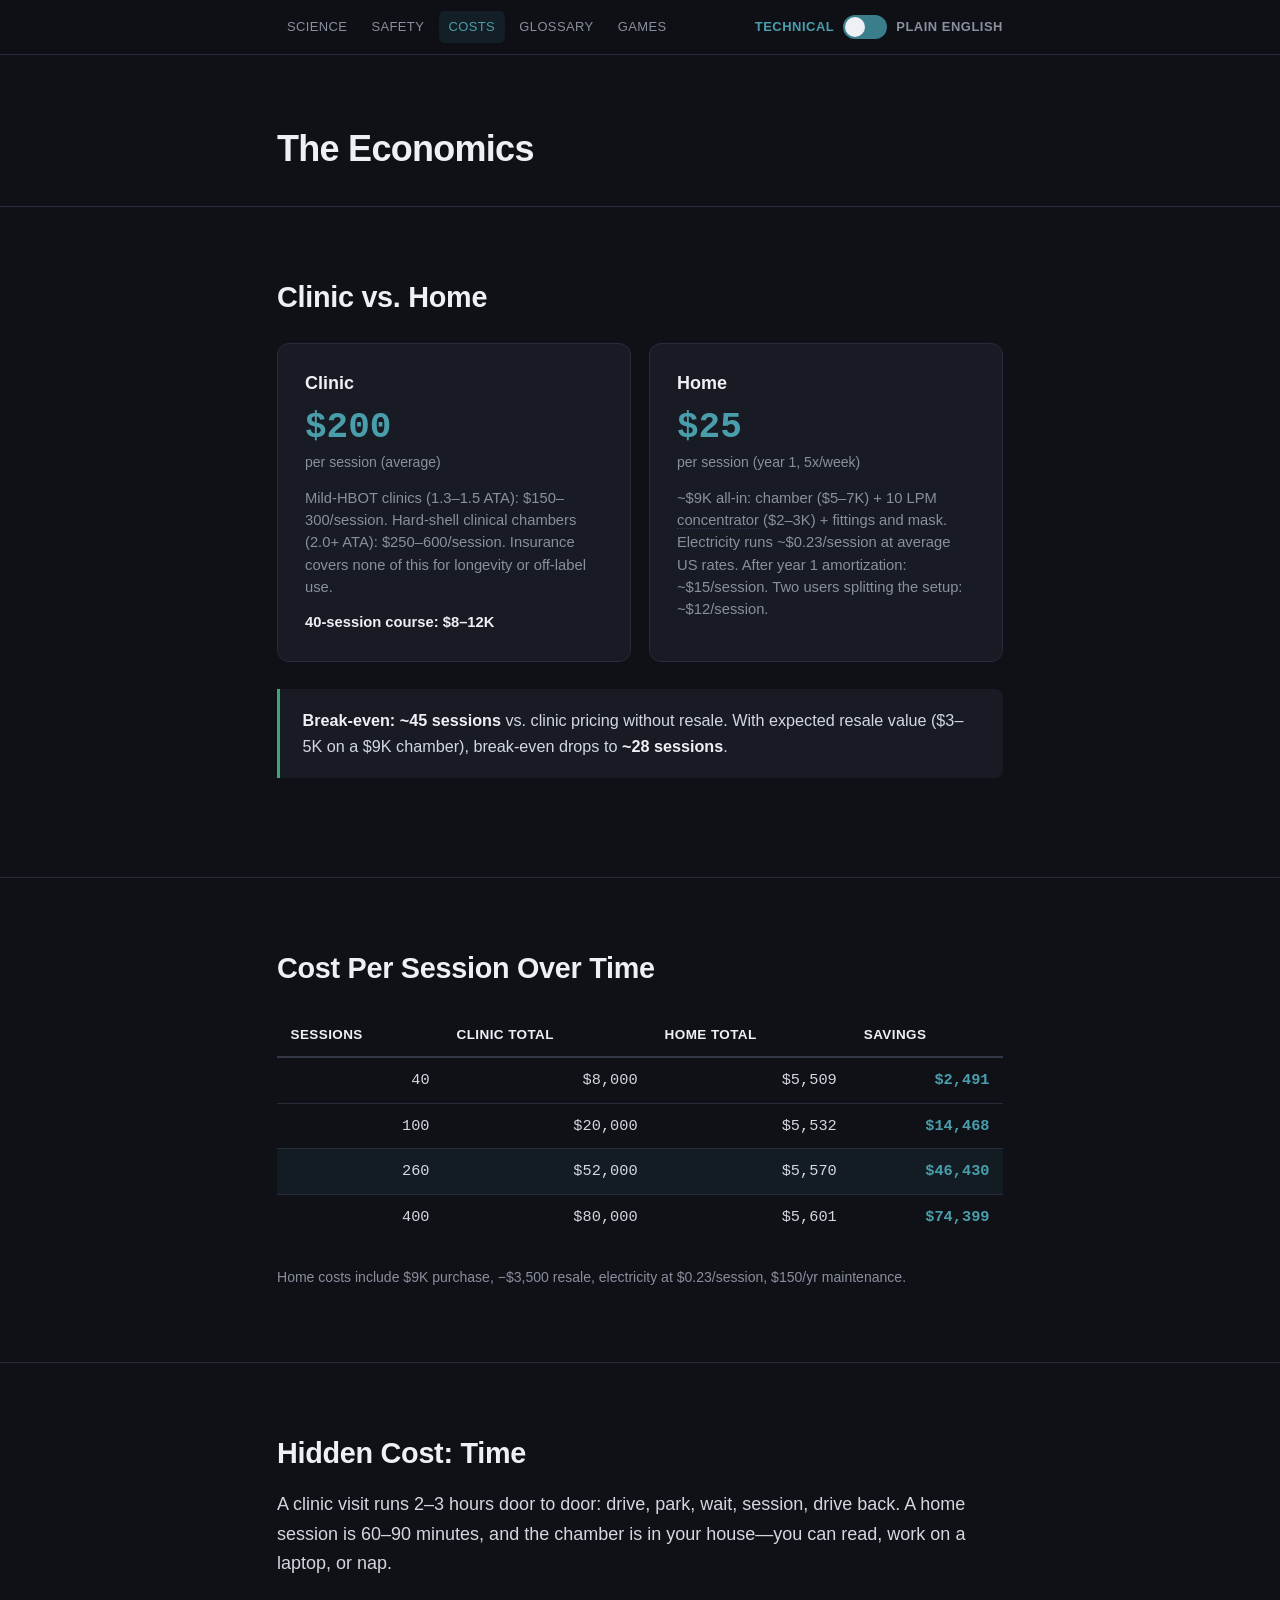
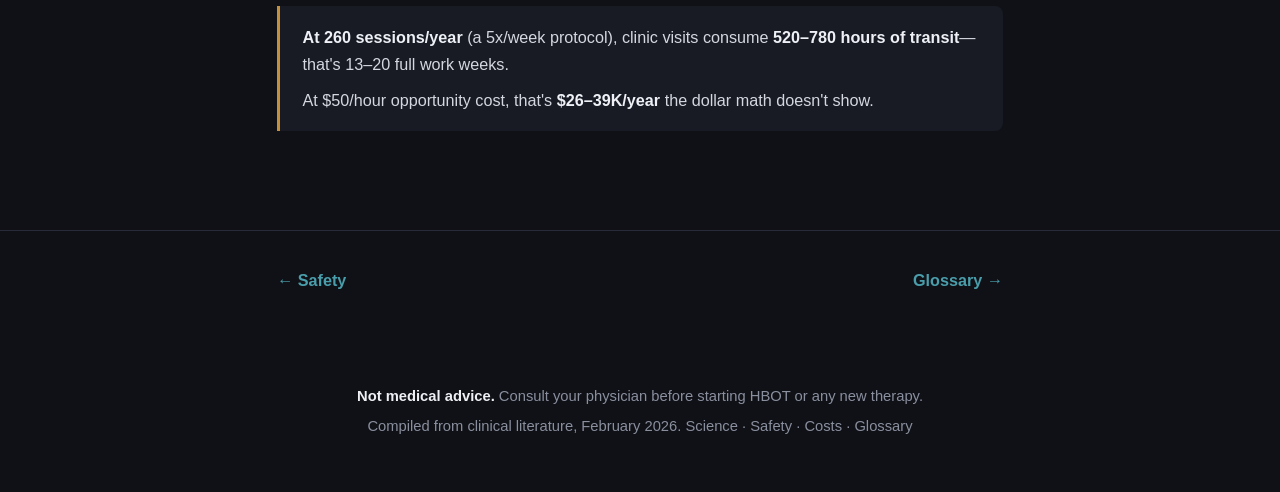
<file: costs.html>
<!DOCTYPE html>
<html lang="en">
<head>
<meta charset="UTF-8">
<meta name="viewport" content="width=device-width, initial-scale=1.0">
<title>Costs — HBOT Science</title>
<meta name="description" content="Cost analysis of home vs. clinic hyperbaric oxygen therapy, including break-even calculations.">
<meta property="og:type" content="website">
<meta property="og:title" content="Costs — HBOT Science">
<meta property="og:description" content="Cost analysis of home vs. clinic hyperbaric oxygen therapy, including break-even calculations.">
<meta property="og:url" content="https://hbot.dr34m.life/costs.html">
<link rel="stylesheet" href="style.css">
</head>
<body class="mode-technical">

<!-- ── Sticky Nav ── -->
<nav class="sticky-nav">
  <div class="nav-inner">
    <button class="nav-hamburger" aria-label="Menu" aria-expanded="false">&#9776;</button>
    <div class="nav-links">
      <a href="index.html">Science</a>
      <a href="safety.html">Safety</a>
      <a href="costs.html" class="active">Costs</a>
      <a href="glossary.html">Glossary</a>
      <a href="games.html">Games</a>
    </div>
    <div class="toggle-wrap" id="nav-toggle">
      <span class="toggle-label active" id="nav-label-tech">Technical</span>
      <button class="toggle-track technical" id="nav-track" role="switch" aria-checked="true" aria-label="Toggle between Technical and Plain English">
        <span class="toggle-knob"></span>
      </button>
      <span class="toggle-label inactive" id="nav-label-plain">Plain English</span>
    </div>
  </div>
</nav>

<!-- ── Page Header ── -->
<header class="page-header">
  <div class="container">
    <h1>The Economics</h1>
  </div>
</header>

<!-- ── Cost Comparison ── -->
<section id="comparison">
  <div class="container">
    <h2>Clinic vs. Home</h2>

    <div class="cost-grid">
      <div class="cost-box">
        <h3>Clinic</h3>
        <div class="cost-big">$200</div>
        <div class="cost-per">per session (average)</div>
        <div class="cost-detail">
          <span class="tech">Mild-HBOT clinics (1.3&ndash;1.5 ATA): $150&ndash;300/session. Hard-shell clinical chambers (2.0+ ATA): $250&ndash;600/session. Insurance covers none of this for longevity or off-label use.</span>
          <span class="plain">Soft-chamber clinics run $150&ndash;300. Hard-shell clinical chambers run $250&ndash;600. Insurance won't cover it for longevity.</span>
        </div>
        <div class="cost-detail">
          <strong>40-session course: $8&ndash;12K</strong>
        </div>
      </div>

      <div class="cost-box">
        <h3>Home</h3>
        <div class="cost-big">$25</div>
        <div class="cost-per">per session (year 1, 5x/week)</div>
        <div class="cost-detail">
          <span class="tech">~$9K all-in: chamber ($5&ndash;7K) + 10 LPM <a class="term" href="glossary.html#concentrator">concentrator</a> ($2&ndash;3K) + fittings and mask. Electricity runs ~$0.23/session at average US rates. After year 1 amortization: ~$15/session. Two users splitting the setup: ~$12/session.</span>
          <span class="plain">About $9K total for the chamber, oxygen concentrator, and accessories. Electricity is about $0.23 per session. After the first year, cost drops to ~$15/session. If two people share it: ~$12/session.</span>
        </div>
      </div>
    </div>

    <div class="callout callout-green">
      <p><strong>Break-even: ~45 sessions</strong> vs. clinic pricing without resale. With expected resale value ($3&ndash;5K on a $9K chamber), break-even drops to <strong>~28 sessions</strong>.</p>
    </div>
  </div>
</section>

<!-- ── Cost Over Time ── -->
<section id="over-time">
  <div class="container">
    <h2>Cost Per Session Over Time</h2>

    <div class="table-wrap">
      <table>
        <thead>
          <tr><th>Sessions</th><th>Clinic Total</th><th>Home Total</th><th>Savings</th></tr>
        </thead>
        <tbody>
          <tr>
            <td class="num">40</td>
            <td class="num">$8,000</td>
            <td class="num">$5,509</td>
            <td class="num accent">$2,491</td>
          </tr>
          <tr>
            <td class="num">100</td>
            <td class="num">$20,000</td>
            <td class="num">$5,532</td>
            <td class="num accent">$14,468</td>
          </tr>
          <tr class="row-highlight">
            <td class="num">260</td>
            <td class="num">$52,000</td>
            <td class="num">$5,570</td>
            <td class="num accent">$46,430</td>
          </tr>
          <tr>
            <td class="num">400</td>
            <td class="num">$80,000</td>
            <td class="num">$5,601</td>
            <td class="num accent">$74,399</td>
          </tr>
        </tbody>
      </table>
    </div>
    <p class="table-note">Home costs include $9K purchase, &minus;$3,500 resale, electricity at $0.23/session, $150/yr maintenance.</p>
  </div>
</section>

<!-- ── Hidden Cost: Time ── -->
<section id="time">
  <div class="container">
    <h2>Hidden Cost: Time</h2>

    <div class="tech">
      <p>A clinic visit runs 2&ndash;3 hours door to door: drive, park, wait, session, drive back. A home session is 60&ndash;90 minutes, and the chamber is in your house&mdash;you can read, work on a laptop, or nap.</p>
    </div>
    <div class="plain">
      <p>Going to a clinic takes 2&ndash;3 hours when you add up driving, waiting, and the session. At home it's 60&ndash;90 minutes, and you can read or work inside the chamber.</p>
    </div>

    <div class="callout callout-amber">
      <p><strong>At 260 sessions/year</strong> (a 5x/week protocol), clinic visits consume <strong>520&ndash;780 hours of transit</strong>&mdash;that's 13&ndash;20 full work weeks.</p>
      <p>At $50/hour opportunity cost, that's <strong>$26&ndash;39K/year</strong> the dollar math doesn't show.</p>
    </div>
  </div>
</section>

<!-- ── Page Nav ── -->
<nav class="page-nav">
  <div class="container">
    <a href="safety.html" class="page-nav-link prev">&larr; Safety</a>
    <a href="glossary.html" class="page-nav-link next">Glossary &rarr;</a>
  </div>
</nav>

<!-- ── Footer ── -->
<footer>
  <div class="container">
    <p><strong>Not medical advice.</strong> Consult your physician before starting HBOT or any new therapy.</p>
    <p>Compiled from clinical literature, February 2026. <a href="index.html">Science</a> &middot; <a href="safety.html">Safety</a> &middot; <a href="costs.html">Costs</a> &middot; <a href="glossary.html">Glossary</a></p>
  </div>
</footer>

<script src="terms.js"></script>
<script src="toggle.js"></script>

</body>
</html>
</file>
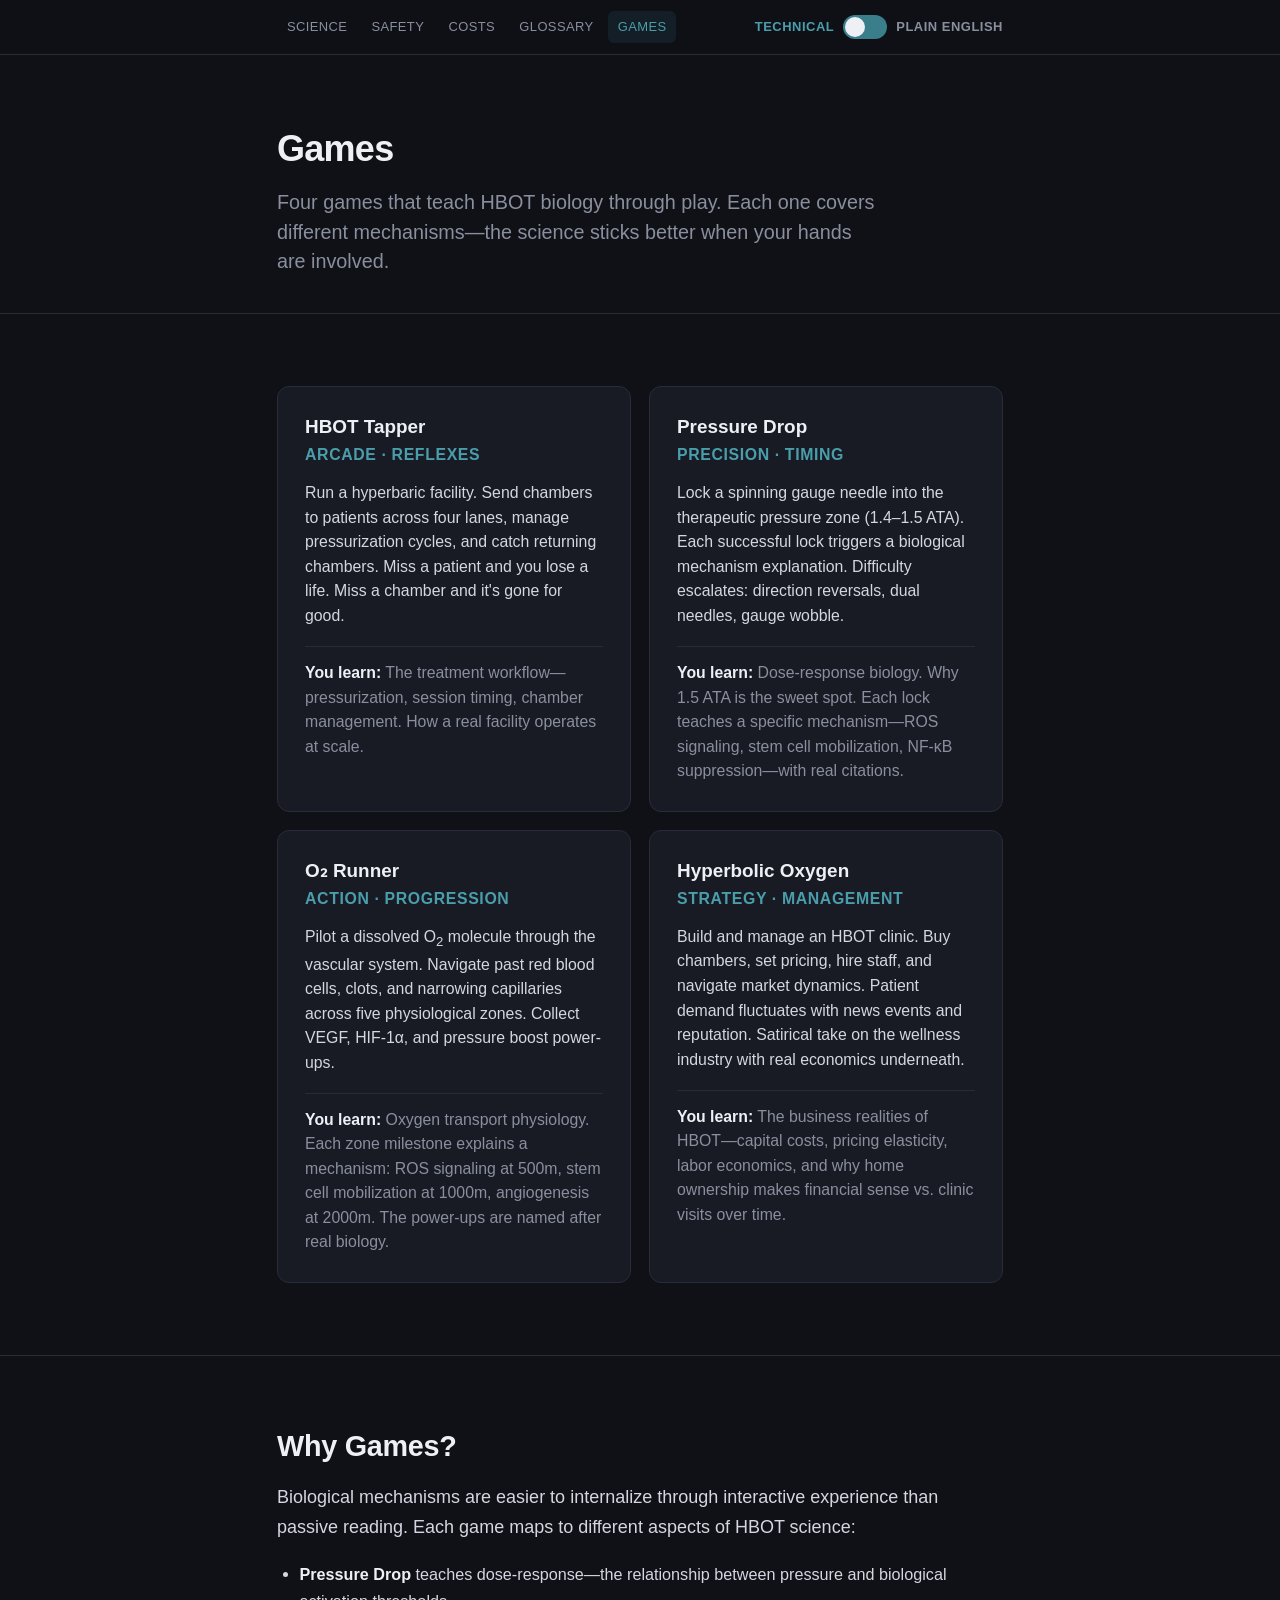
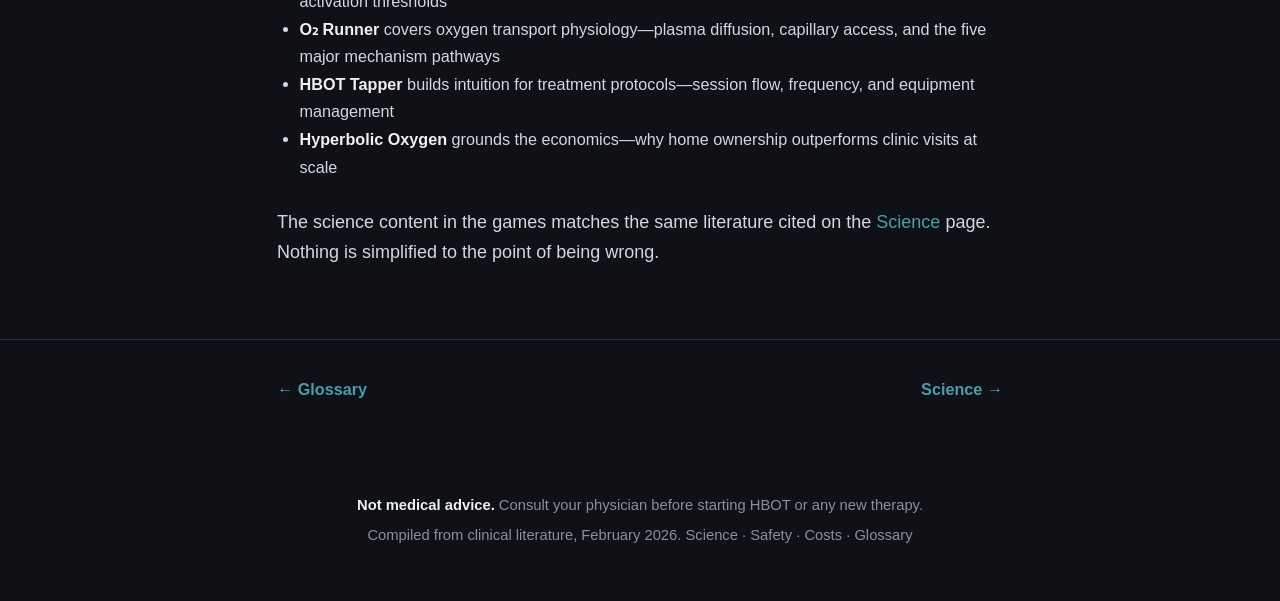
<file: games.html>
<!DOCTYPE html>
<html lang="en">
<head>
<meta charset="UTF-8">
<meta name="viewport" content="width=device-width, initial-scale=1.0">
<title>Games — HBOT Science</title>
<meta name="description" content="Four interactive games teaching HBOT biology through play.">
<meta property="og:type" content="website">
<meta property="og:title" content="Games — HBOT Science">
<meta property="og:description" content="Four interactive games teaching HBOT biology through play.">
<meta property="og:url" content="https://hbot.dr34m.life/games.html">
<link rel="stylesheet" href="style.css">
</head>
<body class="mode-technical">

<!-- ── Sticky Nav ── -->
<nav class="sticky-nav">
  <div class="nav-inner">
    <button class="nav-hamburger" aria-label="Menu" aria-expanded="false">&#9776;</button>
    <div class="nav-links">
      <a href="index.html">Science</a>
      <a href="safety.html">Safety</a>
      <a href="costs.html">Costs</a>
      <a href="glossary.html">Glossary</a>
      <a href="games.html" class="active">Games</a>
    </div>
    <div class="toggle-wrap" id="nav-toggle">
      <span class="toggle-label active" id="nav-label-tech">Technical</span>
      <button class="toggle-track technical" id="nav-track" role="switch" aria-checked="true" aria-label="Toggle between Technical and Plain English">
        <span class="toggle-knob"></span>
      </button>
      <span class="toggle-label inactive" id="nav-label-plain">Plain English</span>
    </div>
  </div>
</nav>

<!-- ── Page Header ── -->
<header class="page-header">
  <div class="container">
    <h1>Games</h1>
    <p class="subtitle">Four games that teach HBOT biology through play. Each one covers different mechanisms&mdash;the science sticks better when your hands are involved.</p>
  </div>
</header>

<!-- ── Game Cards ── -->
<section>
  <div class="container">
    <div class="mech-grid">

      <a href="games/tapper.html" class="mech-card game-card">
        <h3>HBOT Tapper</h3>
        <p class="game-type">Arcade &middot; Reflexes</p>
        <div class="tech">
          <p>Run a hyperbaric facility. Send chambers to patients across four lanes, manage pressurization cycles, and catch returning chambers. Miss a patient and you lose a life. Miss a chamber and it's gone for good.</p>
          <p class="game-learns"><strong>You learn:</strong> The treatment workflow&mdash;pressurization, session timing, chamber management. How a real facility operates at scale.</p>
        </div>
        <div class="plain">
          <p>Manage a hyperbaric chamber facility. Send chambers to patients, wait for pressurization, catch them on the return. Gets frantic fast.</p>
          <p class="game-learns"><strong>You learn:</strong> How HBOT sessions work in practice&mdash;the equipment, the timing, and why consistency matters.</p>
        </div>
      </a>

      <a href="games/pressure.html" class="mech-card game-card">
        <h3>Pressure Drop</h3>
        <p class="game-type">Precision &middot; Timing</p>
        <div class="tech">
          <p>Lock a spinning gauge needle into the therapeutic pressure zone (1.4&ndash;1.5 ATA). Each successful lock triggers a biological mechanism explanation. Difficulty escalates: direction reversals, dual needles, gauge wobble.</p>
          <p class="game-learns"><strong>You learn:</strong> Dose-response biology. Why 1.5 ATA is the sweet spot. Each lock teaches a specific mechanism&mdash;ROS signaling, stem cell mobilization, NF-&kappa;B suppression&mdash;with real citations.</p>
        </div>
        <div class="plain">
          <p>Time your click to stop a spinning needle in the green zone. Nail the sweet spot and you unlock real biology explanations. Gets harder with direction changes, dual needles, and wobble.</p>
          <p class="game-learns"><strong>You learn:</strong> Why pressure matters, what happens at different levels, and the real science behind each HBOT mechanism.</p>
        </div>
      </a>

      <a href="games/runner.html" class="mech-card game-card">
        <h3>O&#8322; Runner</h3>
        <p class="game-type">Action &middot; Progression</p>
        <div class="tech">
          <p>Pilot a dissolved O<sub>2</sub> molecule through the vascular system. Navigate past red blood cells, clots, and narrowing capillaries across five physiological zones. Collect VEGF, HIF-1&alpha;, and pressure boost power-ups.</p>
          <p class="game-learns"><strong>You learn:</strong> Oxygen transport physiology. Each zone milestone explains a mechanism: ROS signaling at 500m, stem cell mobilization at 1000m, angiogenesis at 2000m. The power-ups are named after real biology.</p>
        </div>
        <div class="plain">
          <p>You're an oxygen molecule navigating through blood vessels. Dodge obstacles, collect power-ups, and travel deeper into the body. Each zone teaches you something new about how HBOT works.</p>
          <p class="game-learns"><strong>You learn:</strong> How oxygen travels through your body, what it encounters, and the five key mechanisms HBOT activates&mdash;delivered as milestone cards as you progress.</p>
        </div>
      </a>

      <a href="games/hyperbolic.html" class="mech-card game-card">
        <h3>Hyperbolic Oxygen</h3>
        <p class="game-type">Strategy &middot; Management</p>
        <div class="tech">
          <p>Build and manage an HBOT clinic. Buy chambers, set pricing, hire staff, and navigate market dynamics. Patient demand fluctuates with news events and reputation. Satirical take on the wellness industry with real economics underneath.</p>
          <p class="game-learns"><strong>You learn:</strong> The business realities of HBOT&mdash;capital costs, pricing elasticity, labor economics, and why home ownership makes financial sense vs. clinic visits over time.</p>
        </div>
        <div class="plain">
          <p>Run your own HBOT clinic. Buy equipment, hire people, set prices, and try to stay profitable while industry events shake things up. A management sim with sharp humor about the wellness world.</p>
          <p class="game-learns"><strong>You learn:</strong> Why HBOT costs what it does, how clinics make money, and the real economics behind home vs. clinic treatment.</p>
        </div>
      </a>

    </div>
  </div>
</section>

<!-- ── Why Games ── -->
<section>
  <div class="container">
    <h2>Why Games?</h2>
    <div class="tech">
      <p>Biological mechanisms are easier to internalize through interactive experience than passive reading. Each game maps to different aspects of HBOT science:</p>
      <ul class="content-list">
        <li><strong>Pressure Drop</strong> teaches dose-response&mdash;the relationship between pressure and biological activation thresholds</li>
        <li><strong>O&#8322; Runner</strong> covers oxygen transport physiology&mdash;plasma diffusion, capillary access, and the five major mechanism pathways</li>
        <li><strong>HBOT Tapper</strong> builds intuition for treatment protocols&mdash;session flow, frequency, and equipment management</li>
        <li><strong>Hyperbolic Oxygen</strong> grounds the economics&mdash;why home ownership outperforms clinic visits at scale</li>
      </ul>
      <p>The science content in the games matches the same literature cited on the <a href="index.html">Science</a> page. Nothing is simplified to the point of being wrong.</p>
    </div>
    <div class="plain">
      <p>Reading about biology is one thing. Playing through it is another. Each game is designed to make specific HBOT concepts stick:</p>
      <ul class="content-list">
        <li><strong>Pressure Drop</strong> &mdash; what happens at different pressure levels</li>
        <li><strong>O&#8322; Runner</strong> &mdash; how oxygen travels through your body and what it does</li>
        <li><strong>HBOT Tapper</strong> &mdash; how treatment sessions actually work</li>
        <li><strong>Hyperbolic Oxygen</strong> &mdash; why owning a home chamber saves money</li>
      </ul>
      <p>All the science in the games matches the real research cited on the <a href="index.html">Science</a> page.</p>
    </div>
  </div>
</section>

<!-- ── Page Nav ── -->
<nav class="page-nav">
  <div class="container">
    <a href="glossary.html" class="page-nav-link prev">&larr; Glossary</a>
    <a href="index.html" class="page-nav-link next">Science &rarr;</a>
  </div>
</nav>

<!-- ── Footer ── -->
<footer>
  <div class="container">
    <p><strong>Not medical advice.</strong> Consult your physician before starting HBOT or any new therapy.</p>
    <p>Compiled from clinical literature, February 2026. <a href="index.html">Science</a> &middot; <a href="safety.html">Safety</a> &middot; <a href="costs.html">Costs</a> &middot; <a href="glossary.html">Glossary</a></p>
  </div>
</footer>

<script src="terms.js"></script>
<script src="toggle.js"></script>

</body>
</html>
</file>
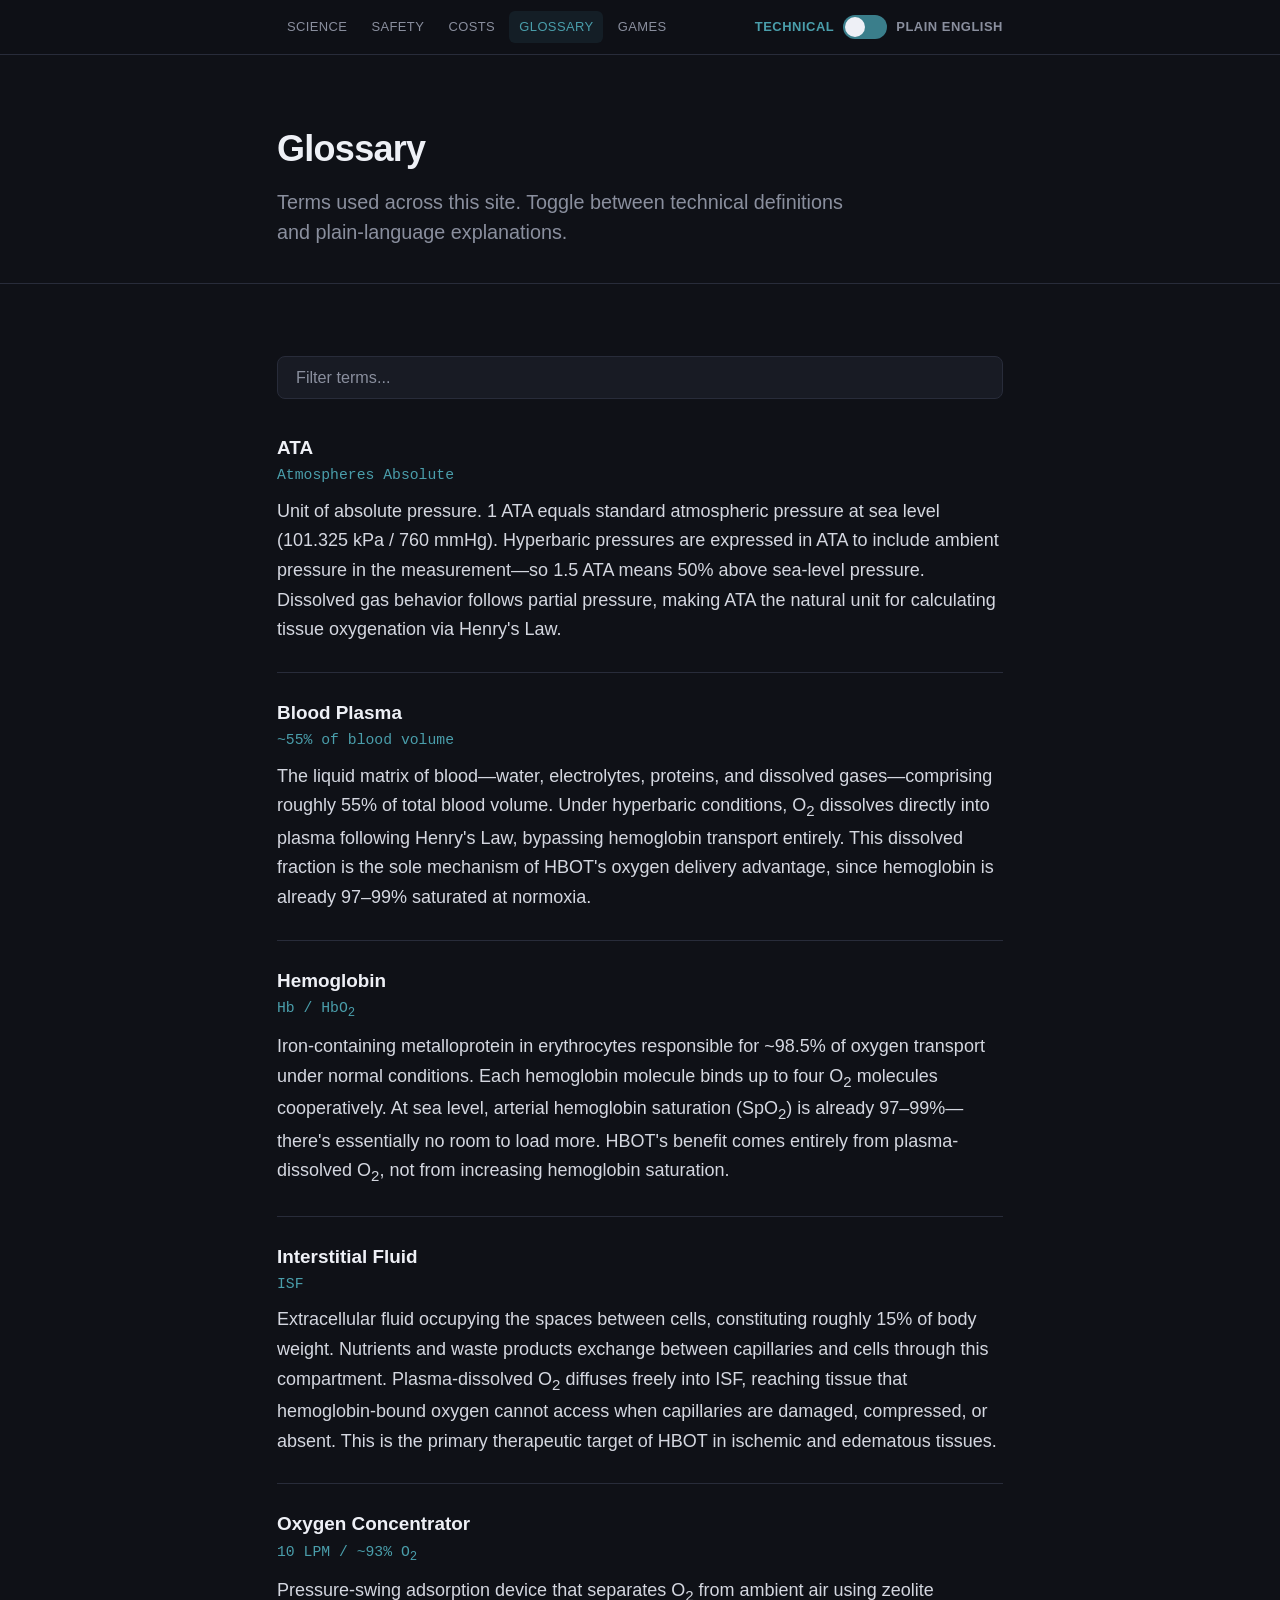
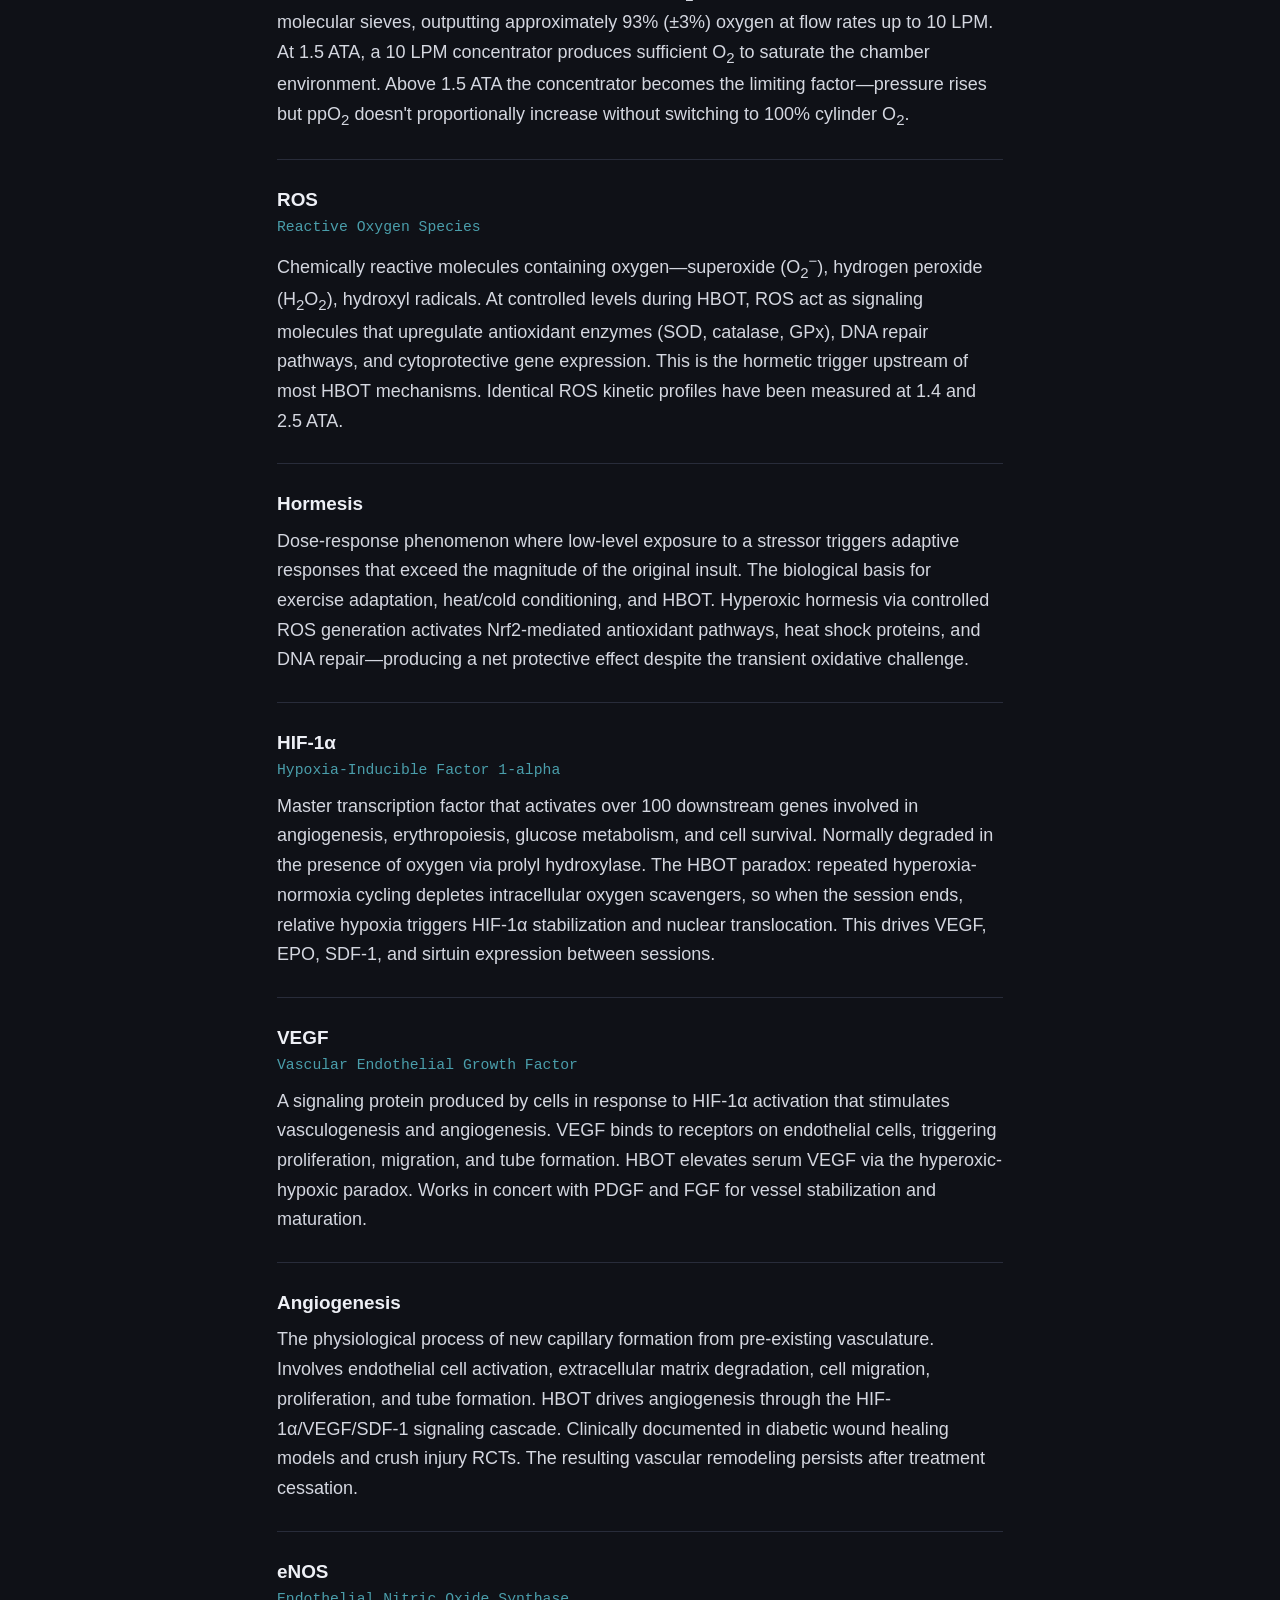
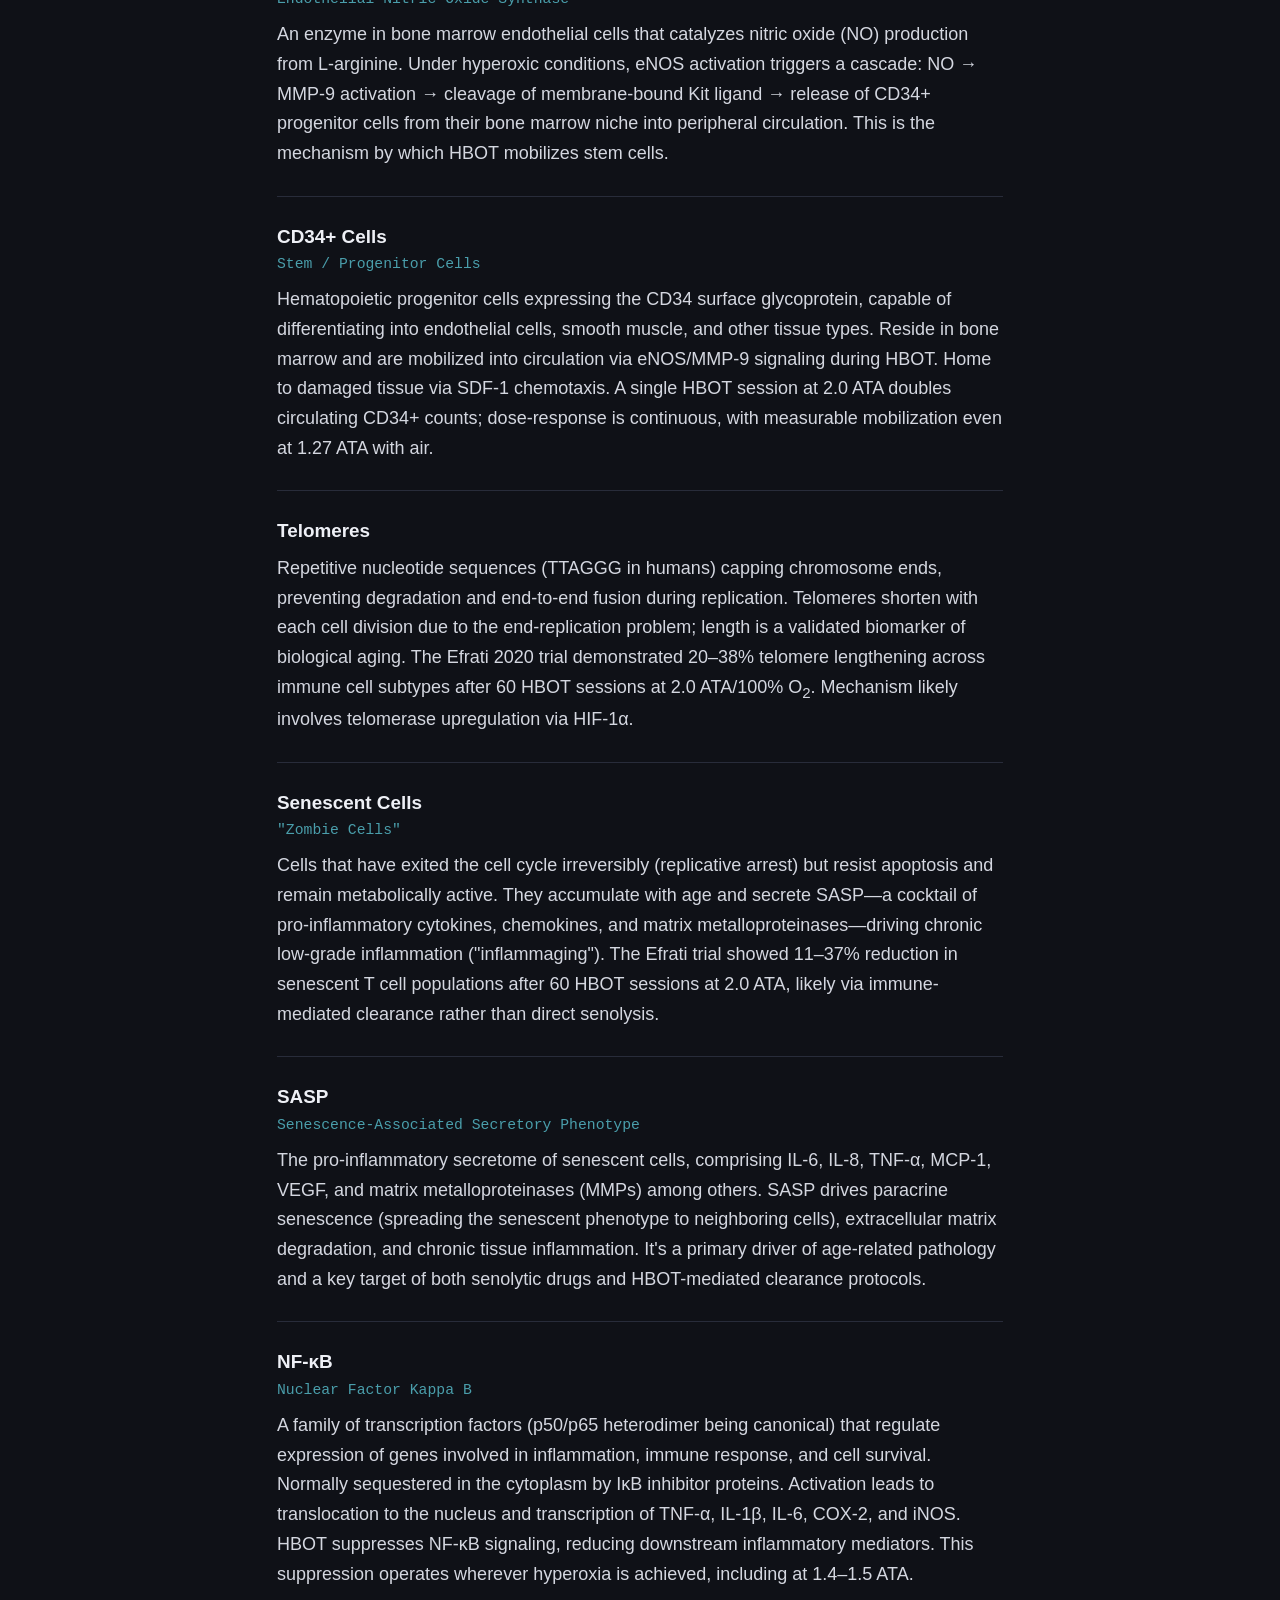
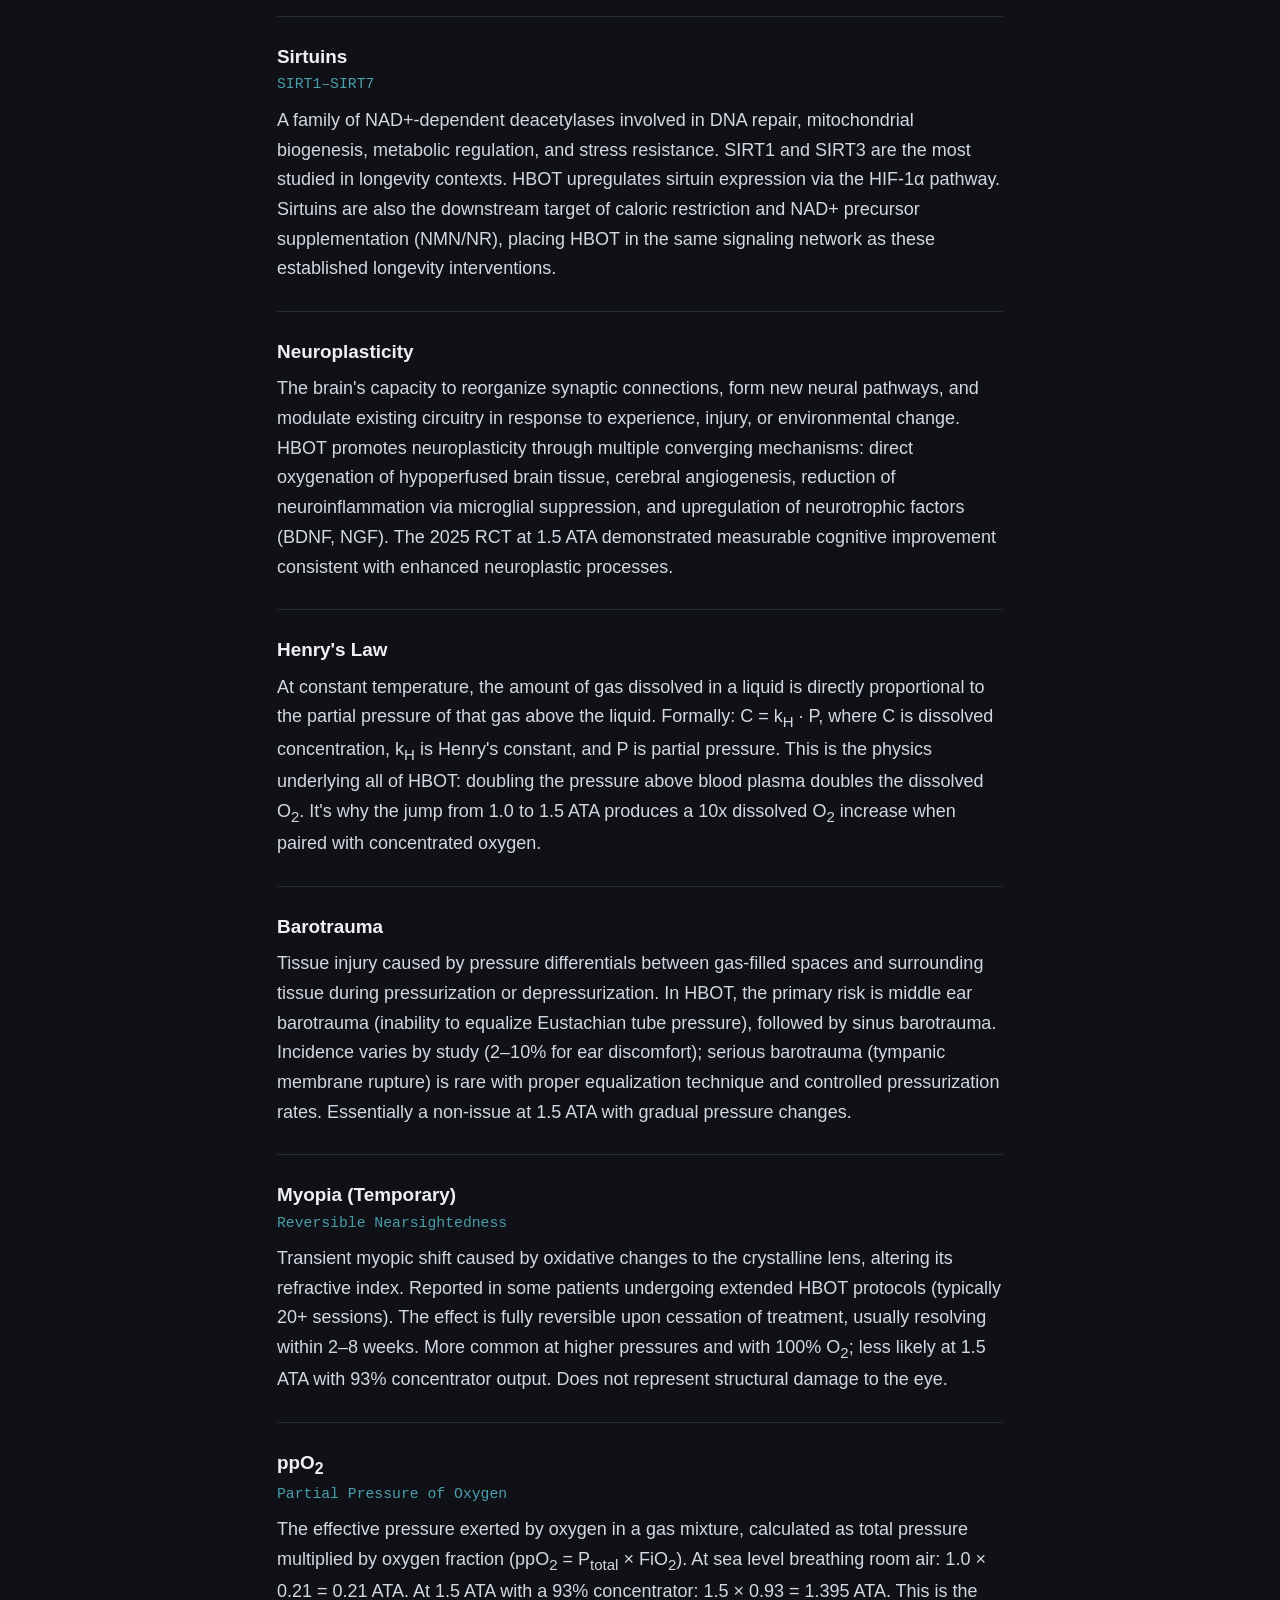
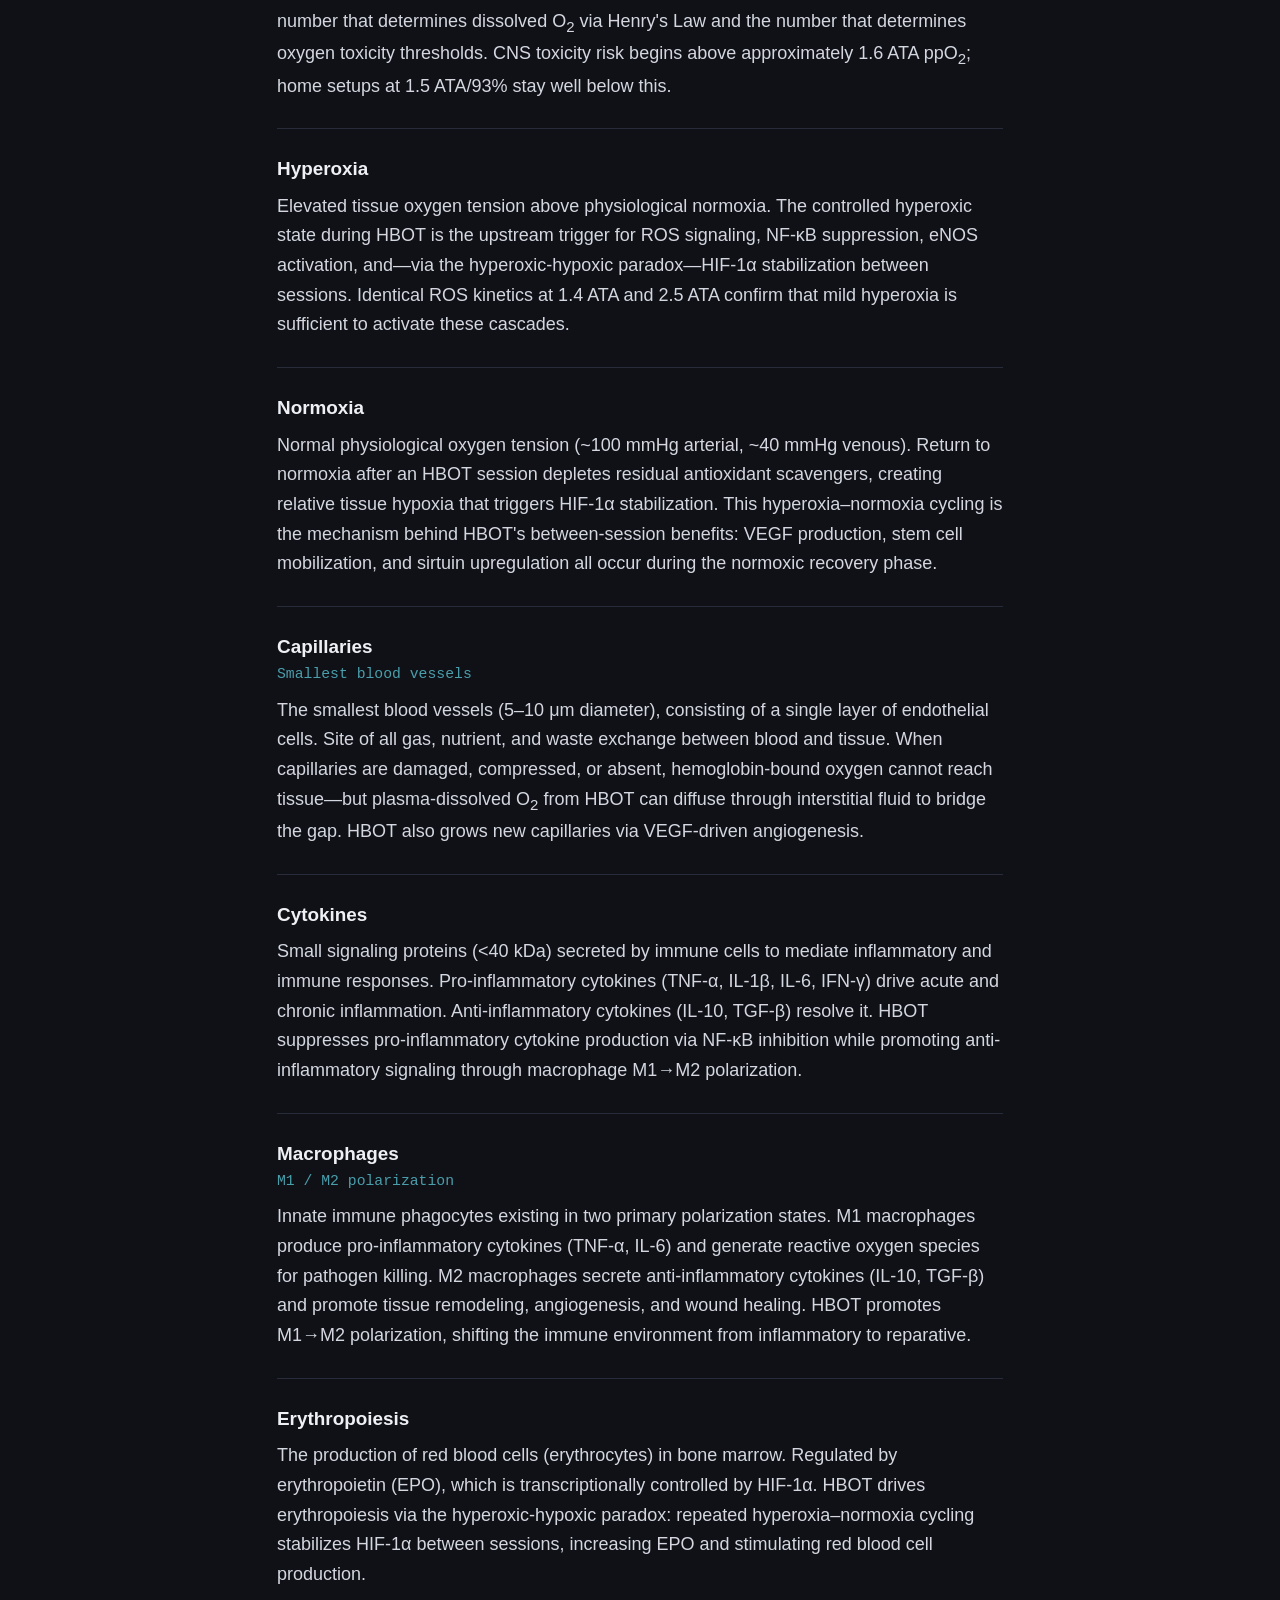
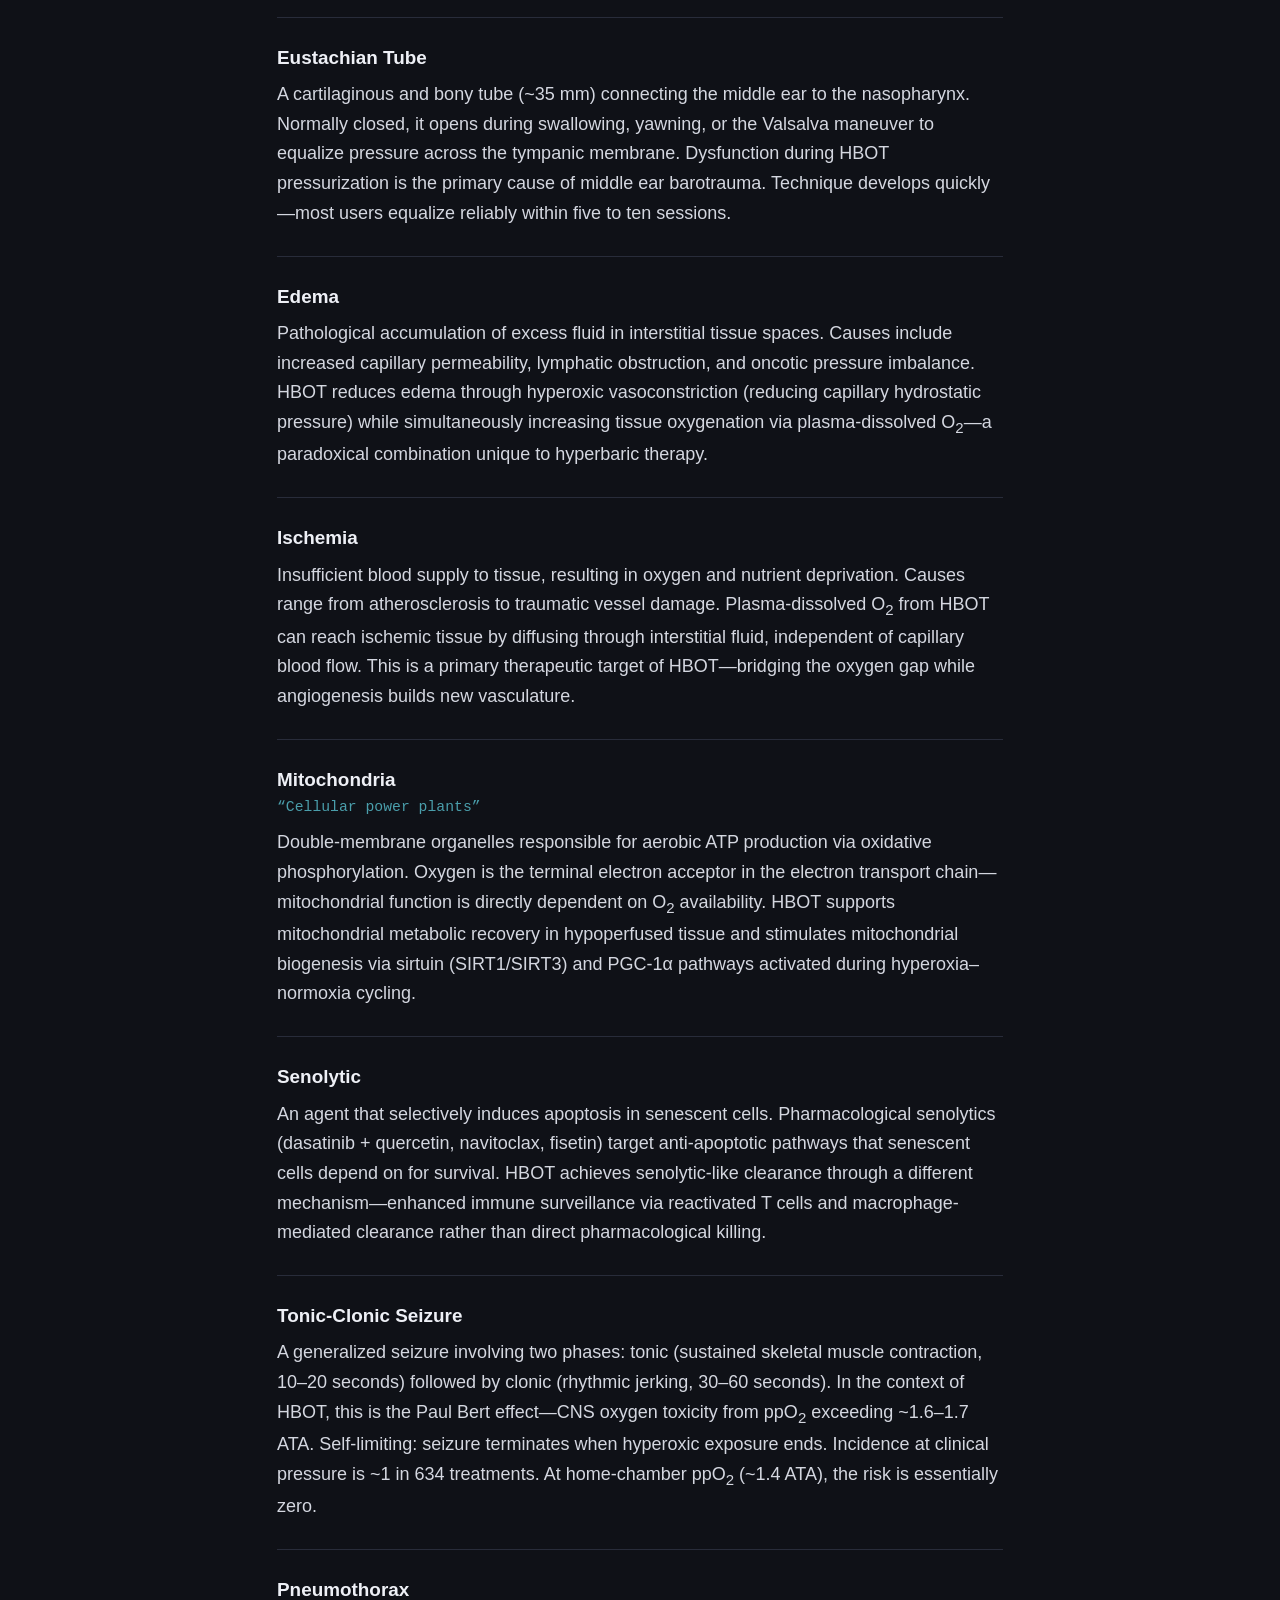
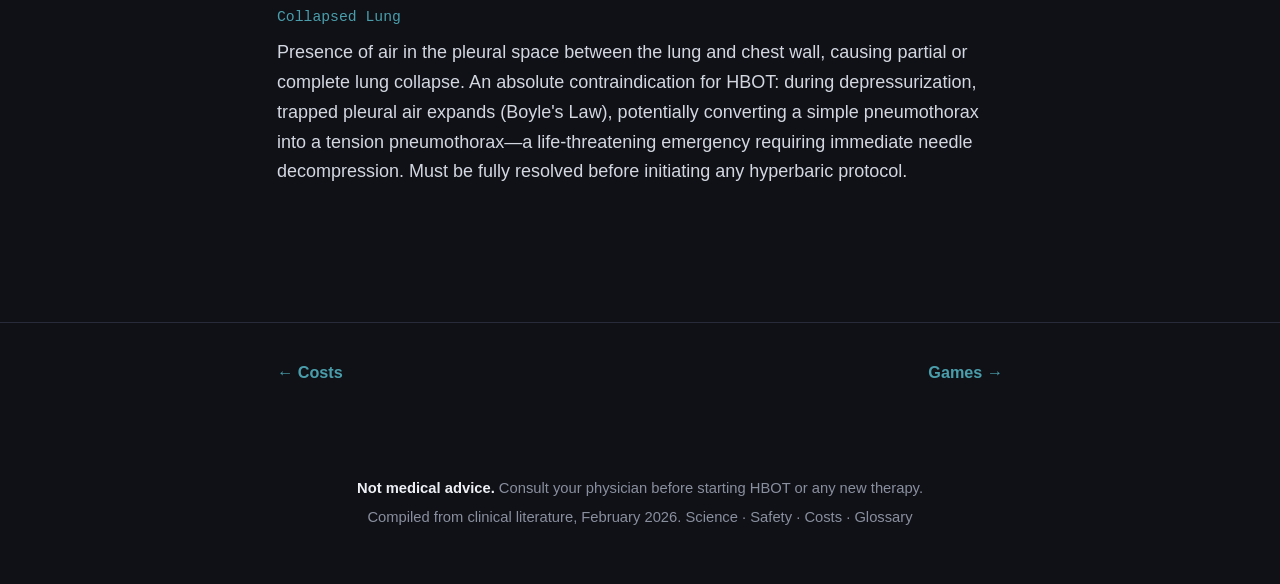
<file: glossary.html>
<!DOCTYPE html>
<html lang="en">
<head>
<meta charset="UTF-8">
<meta name="viewport" content="width=device-width, initial-scale=1.0">
<title>Glossary — HBOT Science</title>
<meta name="description" content="Technical and plain-language definitions of 37 terms used in HBOT science.">
<meta property="og:type" content="website">
<meta property="og:title" content="Glossary — HBOT Science">
<meta property="og:description" content="Technical and plain-language definitions of 37 terms used in HBOT science.">
<meta property="og:url" content="https://hbot.dr34m.life/glossary.html">
<link rel="stylesheet" href="style.css">
</head>
<body class="mode-technical">

<!-- ── Sticky Nav ── -->
<nav class="sticky-nav">
  <div class="nav-inner">
    <button class="nav-hamburger" aria-label="Menu" aria-expanded="false">&#9776;</button>
    <div class="nav-links">
      <a href="index.html">Science</a>
      <a href="safety.html">Safety</a>
      <a href="costs.html">Costs</a>
      <a href="glossary.html" class="active">Glossary</a>
      <a href="games.html">Games</a>
    </div>
    <div class="toggle-wrap" id="nav-toggle">
      <span class="toggle-label active" id="nav-label-tech">Technical</span>
      <button class="toggle-track technical" id="nav-track" role="switch" aria-checked="true" aria-label="Toggle between Technical and Plain English">
        <span class="toggle-knob"></span>
      </button>
      <span class="toggle-label inactive" id="nav-label-plain">Plain English</span>
    </div>
  </div>
</nav>

<!-- ── Page Header ── -->
<header class="page-header">
  <div class="container">
    <h1>Glossary</h1>
    <p class="subtitle">Terms used across this site. Toggle between technical definitions and plain-language explanations.</p>
  </div>
</header>

<!-- ── Glossary ── -->
<section>
  <div class="container">
    <input type="text" id="glossary-search" class="glossary-search" placeholder="Filter terms..." aria-label="Filter glossary terms">
    <div class="glossary-grid">

      <div class="glossary-entry" id="ata">
        <h3>ATA</h3>
        <div class="abbr">Atmospheres Absolute</div>
        <div class="tech">
          <p>Unit of absolute pressure. 1 ATA equals standard atmospheric pressure at sea level (101.325 kPa / 760 mmHg). Hyperbaric pressures are expressed in ATA to include ambient pressure in the measurement&mdash;so 1.5 ATA means 50% above sea-level pressure. Dissolved gas behavior follows partial pressure, making ATA the natural unit for calculating tissue oxygenation via Henry's Law.</p>
        </div>
        <div class="plain">
          <p>A way to measure pressure. 1 ATA is normal air pressure at sea level. A home HBOT chamber at 1.5 ATA means the pressure inside is 50% higher than the air around you right now.</p>
        </div>
      </div>

      <div class="glossary-entry" id="plasma">
        <h3>Blood Plasma</h3>
        <div class="abbr">~55% of blood volume</div>
        <div class="tech">
          <p>The liquid matrix of blood&mdash;water, electrolytes, proteins, and dissolved gases&mdash;comprising roughly 55% of total blood volume. Under hyperbaric conditions, O<sub>2</sub> dissolves directly into plasma following Henry's Law, bypassing hemoglobin transport entirely. This dissolved fraction is the sole mechanism of HBOT's oxygen delivery advantage, since hemoglobin is already 97&ndash;99% saturated at normoxia.</p>
        </div>
        <div class="plain">
          <p>The liquid part of your blood (about 55% of it). During HBOT, extra oxygen dissolves directly into this liquid, which can flow into tight spaces that red blood cells can't reach.</p>
        </div>
      </div>

      <div class="glossary-entry" id="hemoglobin">
        <h3>Hemoglobin</h3>
        <div class="abbr">Hb / HbO<sub>2</sub></div>
        <div class="tech">
          <p>Iron-containing metalloprotein in erythrocytes responsible for ~98.5% of oxygen transport under normal conditions. Each hemoglobin molecule binds up to four O<sub>2</sub> molecules cooperatively. At sea level, arterial hemoglobin saturation (SpO<sub>2</sub>) is already 97&ndash;99%&mdash;there's essentially no room to load more. HBOT's benefit comes entirely from plasma-dissolved O<sub>2</sub>, not from increasing hemoglobin saturation.</p>
        </div>
        <div class="plain">
          <p>The protein in red blood cells that carries oxygen. It's already carrying as much as it can at sea level&mdash;basically maxed out. That's why HBOT works through a different route: dissolving oxygen into the liquid part of your blood instead.</p>
        </div>
      </div>

      <div class="glossary-entry" id="interstitial-fluid">
        <h3>Interstitial Fluid</h3>
        <div class="abbr">ISF</div>
        <div class="tech">
          <p>Extracellular fluid occupying the spaces between cells, constituting roughly 15% of body weight. Nutrients and waste products exchange between capillaries and cells through this compartment. Plasma-dissolved O<sub>2</sub> diffuses freely into ISF, reaching tissue that hemoglobin-bound oxygen cannot access when capillaries are damaged, compressed, or absent. This is the primary therapeutic target of HBOT in ischemic and edematous tissues.</p>
        </div>
        <div class="plain">
          <p>The fluid that surrounds every cell in your body. Dissolved oxygen from HBOT can seep into this fluid and reach cells that aren't getting enough oxygen because nearby blood vessels are damaged or blocked.</p>
        </div>
      </div>

      <div class="glossary-entry" id="concentrator">
        <h3>Oxygen Concentrator</h3>
        <div class="abbr">10 LPM / ~93% O<sub>2</sub></div>
        <div class="tech">
          <p>Pressure-swing adsorption device that separates O<sub>2</sub> from ambient air using zeolite molecular sieves, outputting approximately 93% (&plusmn;3%) oxygen at flow rates up to 10 LPM. At 1.5 ATA, a 10 LPM concentrator produces sufficient O<sub>2</sub> to saturate the chamber environment. Above 1.5 ATA the concentrator becomes the limiting factor&mdash;pressure rises but ppO<sub>2</sub> doesn't proportionally increase without switching to 100% cylinder O<sub>2</sub>.</p>
        </div>
        <div class="plain">
          <p>A machine that pulls oxygen out of room air and concentrates it to about 93%. Paired with a home chamber at 1.5 ATA, it delivers the full oxygen benefit. Push the pressure higher and the machine can't keep up&mdash;you'd need medical-grade oxygen tanks instead.</p>
        </div>
      </div>

      <div class="glossary-entry" id="ros">
        <h3>ROS</h3>
        <div class="abbr">Reactive Oxygen Species</div>
        <div class="tech">
          <p>Chemically reactive molecules containing oxygen&mdash;superoxide (O<sub>2</sub><sup>&minus;</sup>), hydrogen peroxide (H<sub>2</sub>O<sub>2</sub>), hydroxyl radicals. At controlled levels during HBOT, ROS act as signaling molecules that upregulate antioxidant enzymes (SOD, catalase, GPx), DNA repair pathways, and cytoprotective gene expression. This is the hormetic trigger upstream of most HBOT mechanisms. Identical ROS kinetic profiles have been measured at 1.4 and 2.5 ATA.</p>
        </div>
        <div class="plain">
          <p>Molecules your body makes when it gets a burst of extra oxygen. In small, controlled amounts, they act as an alarm signal that tells your cells to turn on repair and defense programs. The same signal fires at home-chamber pressure as in clinical chambers.</p>
        </div>
      </div>

      <div class="glossary-entry" id="hormesis">
        <h3>Hormesis</h3>
        <div class="abbr"></div>
        <div class="tech">
          <p>Dose-response phenomenon where low-level exposure to a stressor triggers adaptive responses that exceed the magnitude of the original insult. The biological basis for exercise adaptation, heat/cold conditioning, and HBOT. Hyperoxic hormesis via controlled ROS generation activates Nrf2-mediated antioxidant pathways, heat shock proteins, and DNA repair&mdash;producing a net protective effect despite the transient oxidative challenge.</p>
        </div>
        <div class="plain">
          <p>The principle that a small, controlled stress makes your body stronger than before. Exercise works this way&mdash;you stress muscles and they grow back stronger. HBOT applies the same principle with oxygen: a controlled burst triggers your body to build up its defenses.</p>
        </div>
      </div>

      <div class="glossary-entry" id="hif1a">
        <h3>HIF-1&alpha;</h3>
        <div class="abbr">Hypoxia-Inducible Factor 1-alpha</div>
        <div class="tech">
          <p>Master transcription factor that activates over 100 downstream genes involved in angiogenesis, erythropoiesis, glucose metabolism, and cell survival. Normally degraded in the presence of oxygen via prolyl hydroxylase. The HBOT paradox: repeated hyperoxia-normoxia cycling depletes intracellular oxygen scavengers, so when the session ends, relative hypoxia triggers HIF-1&alpha; stabilization and nuclear translocation. This drives VEGF, EPO, SDF-1, and sirtuin expression between sessions.</p>
        </div>
        <div class="plain">
          <p>A protein that acts as a master switch for building oxygen infrastructure&mdash;new blood vessels, more red blood cells, tissue repair. After each HBOT session, your body senses the oxygen drop-off and activates this switch. That's why the benefits build between sessions, not just during them.</p>
        </div>
      </div>

      <div class="glossary-entry" id="vegf">
        <h3>VEGF</h3>
        <div class="abbr">Vascular Endothelial Growth Factor</div>
        <div class="tech">
          <p>A signaling protein produced by cells in response to HIF-1&alpha; activation that stimulates vasculogenesis and angiogenesis. VEGF binds to receptors on endothelial cells, triggering proliferation, migration, and tube formation. HBOT elevates serum VEGF via the hyperoxic-hypoxic paradox. Works in concert with PDGF and FGF for vessel stabilization and maturation.</p>
        </div>
        <div class="plain">
          <p>A protein that tells your body to grow new blood vessels. HBOT raises VEGF levels, which leads to new capillary formation in areas that need better circulation. Once built, these vessels are permanent infrastructure.</p>
        </div>
      </div>

      <div class="glossary-entry" id="angiogenesis">
        <h3>Angiogenesis</h3>
        <div class="abbr"></div>
        <div class="tech">
          <p>The physiological process of new capillary formation from pre-existing vasculature. Involves endothelial cell activation, extracellular matrix degradation, cell migration, proliferation, and tube formation. HBOT drives angiogenesis through the HIF-1&alpha;/VEGF/SDF-1 signaling cascade. Clinically documented in diabetic wound healing models and crush injury RCTs. The resulting vascular remodeling persists after treatment cessation.</p>
        </div>
        <div class="plain">
          <p>Growing new tiny blood vessels from existing ones. HBOT triggers this process, improving circulation to areas that were oxygen-starved. The new vessels stay after you stop treatment&mdash;it's permanent construction, not a temporary boost.</p>
        </div>
      </div>

      <div class="glossary-entry" id="enos">
        <h3>eNOS</h3>
        <div class="abbr">Endothelial Nitric Oxide Synthase</div>
        <div class="tech">
          <p>An enzyme in bone marrow endothelial cells that catalyzes nitric oxide (NO) production from L-arginine. Under hyperoxic conditions, eNOS activation triggers a cascade: NO &rarr; MMP-9 activation &rarr; cleavage of membrane-bound Kit ligand &rarr; release of CD34+ progenitor cells from their bone marrow niche into peripheral circulation. This is the mechanism by which HBOT mobilizes stem cells.</p>
        </div>
        <div class="plain">
          <p>An enzyme in your bone marrow that responds to HBOT by producing a signal molecule (nitric oxide). This signal unlocks stem cells from the bone marrow, releasing them into your bloodstream to find and repair damaged tissue throughout your body.</p>
        </div>
      </div>

      <div class="glossary-entry" id="cd34">
        <h3>CD34+ Cells</h3>
        <div class="abbr">Stem / Progenitor Cells</div>
        <div class="tech">
          <p>Hematopoietic progenitor cells expressing the CD34 surface glycoprotein, capable of differentiating into endothelial cells, smooth muscle, and other tissue types. Reside in bone marrow and are mobilized into circulation via eNOS/MMP-9 signaling during HBOT. Home to damaged tissue via SDF-1 chemotaxis. A single HBOT session at 2.0 ATA doubles circulating CD34+ counts; dose-response is continuous, with measurable mobilization even at 1.27 ATA with air.</p>
        </div>
        <div class="plain">
          <p>Your body's repair cells, stored in bone marrow. They can travel through your bloodstream to damaged areas and become the type of cell needed for repair. HBOT releases more of them into circulation&mdash;a single session doubles the count. Even mild pressure works; it's a dial, not a switch.</p>
        </div>
      </div>

      <div class="glossary-entry" id="telomeres">
        <h3>Telomeres</h3>
        <div class="abbr"></div>
        <div class="tech">
          <p>Repetitive nucleotide sequences (TTAGGG in humans) capping chromosome ends, preventing degradation and end-to-end fusion during replication. Telomeres shorten with each cell division due to the end-replication problem; length is a validated biomarker of biological aging. The Efrati 2020 trial demonstrated 20&ndash;38% telomere lengthening across immune cell subtypes after 60 HBOT sessions at 2.0 ATA/100% O<sub>2</sub>. Mechanism likely involves telomerase upregulation via HIF-1&alpha;.</p>
        </div>
        <div class="plain">
          <p>Protective caps on the ends of your DNA, like the plastic tips on shoelaces. They get shorter each time a cell divides, and their length is one of the best-known markers of biological age. A clinical trial showed HBOT lengthened them by 20&ndash;38%&mdash;but only at clinical pressure (2.0 ATA), not yet proven at home levels.</p>
        </div>
      </div>

      <div class="glossary-entry" id="senescent">
        <h3>Senescent Cells</h3>
        <div class="abbr">"Zombie Cells"</div>
        <div class="tech">
          <p>Cells that have exited the cell cycle irreversibly (replicative arrest) but resist apoptosis and remain metabolically active. They accumulate with age and secrete SASP&mdash;a cocktail of pro-inflammatory cytokines, chemokines, and matrix metalloproteinases&mdash;driving chronic low-grade inflammation ("inflammaging"). The Efrati trial showed 11&ndash;37% reduction in senescent T cell populations after 60 HBOT sessions at 2.0 ATA, likely via immune-mediated clearance rather than direct senolysis.</p>
        </div>
        <div class="plain">
          <p>Cells that stop doing their job but refuse to die. They sit in your tissues and leak inflammatory molecules that damage everything around them. HBOT at clinical pressure reduced these cells by 11&ndash;37% in a human trial&mdash;something the pharmaceutical industry is spending billions trying to achieve with drugs.</p>
        </div>
      </div>

      <div class="glossary-entry" id="sasp">
        <h3>SASP</h3>
        <div class="abbr">Senescence-Associated Secretory Phenotype</div>
        <div class="tech">
          <p>The pro-inflammatory secretome of senescent cells, comprising IL-6, IL-8, TNF-&alpha;, MCP-1, VEGF, and matrix metalloproteinases (MMPs) among others. SASP drives paracrine senescence (spreading the senescent phenotype to neighboring cells), extracellular matrix degradation, and chronic tissue inflammation. It's a primary driver of age-related pathology and a key target of both senolytic drugs and HBOT-mediated clearance protocols.</p>
        </div>
        <div class="plain">
          <p>The inflammatory cocktail that zombie cells (senescent cells) constantly leak into surrounding tissue. It causes chronic inflammation, damages nearby healthy cells, and can even turn them into zombie cells too. Reducing the source cells is the goal&mdash;stop the leak by clearing the leakers.</p>
        </div>
      </div>

      <div class="glossary-entry" id="nfkb">
        <h3>NF-&kappa;B</h3>
        <div class="abbr">Nuclear Factor Kappa B</div>
        <div class="tech">
          <p>A family of transcription factors (p50/p65 heterodimer being canonical) that regulate expression of genes involved in inflammation, immune response, and cell survival. Normally sequestered in the cytoplasm by I&kappa;B inhibitor proteins. Activation leads to translocation to the nucleus and transcription of TNF-&alpha;, IL-1&beta;, IL-6, COX-2, and iNOS. HBOT suppresses NF-&kappa;B signaling, reducing downstream inflammatory mediators. This suppression operates wherever hyperoxia is achieved, including at 1.4&ndash;1.5 ATA.</p>
        </div>
        <div class="plain">
          <p>The master switch for inflammation genes. When it's on, your body produces pain, swelling, and fatigue signals. HBOT turns this switch down, reducing chronic inflammation. This works at home-chamber pressure&mdash;anywhere extra oxygen reaches, the anti-inflammatory effect follows.</p>
        </div>
      </div>

      <div class="glossary-entry" id="sirtuin">
        <h3>Sirtuins</h3>
        <div class="abbr">SIRT1&ndash;SIRT7</div>
        <div class="tech">
          <p>A family of NAD+-dependent deacetylases involved in DNA repair, mitochondrial biogenesis, metabolic regulation, and stress resistance. SIRT1 and SIRT3 are the most studied in longevity contexts. HBOT upregulates sirtuin expression via the HIF-1&alpha; pathway. Sirtuins are also the downstream target of caloric restriction and NAD+ precursor supplementation (NMN/NR), placing HBOT in the same signaling network as these established longevity interventions.</p>
        </div>
        <div class="plain">
          <p>A family of proteins that manage cellular repair and longevity. They're the same proteins activated by calorie restriction and NAD+ supplements. HBOT activates them through the HIF-1&alpha; pathway, linking it to the same repair network as other longevity interventions.</p>
        </div>
      </div>

      <div class="glossary-entry" id="neuroplasticity">
        <h3>Neuroplasticity</h3>
        <div class="abbr"></div>
        <div class="tech">
          <p>The brain's capacity to reorganize synaptic connections, form new neural pathways, and modulate existing circuitry in response to experience, injury, or environmental change. HBOT promotes neuroplasticity through multiple converging mechanisms: direct oxygenation of hypoperfused brain tissue, cerebral angiogenesis, reduction of neuroinflammation via microglial suppression, and upregulation of neurotrophic factors (BDNF, NGF). The 2025 RCT at 1.5 ATA demonstrated measurable cognitive improvement consistent with enhanced neuroplastic processes.</p>
        </div>
        <div class="plain">
          <p>Your brain's ability to rewire itself&mdash;forming new connections and strengthening existing ones. HBOT supports this by getting more oxygen to brain tissue, growing new blood vessels in the brain, and reducing neuroinflammation. A clinical trial at home-chamber pressure showed real cognitive improvements from this process.</p>
        </div>
      </div>

      <div class="glossary-entry" id="henrys-law">
        <h3>Henry's Law</h3>
        <div class="abbr"></div>
        <div class="tech">
          <p>At constant temperature, the amount of gas dissolved in a liquid is directly proportional to the partial pressure of that gas above the liquid. Formally: C = k<sub>H</sub> &middot; P, where C is dissolved concentration, k<sub>H</sub> is Henry's constant, and P is partial pressure. This is the physics underlying all of HBOT: doubling the pressure above blood plasma doubles the dissolved O<sub>2</sub>. It's why the jump from 1.0 to 1.5 ATA produces a 10x dissolved O<sub>2</sub> increase when paired with concentrated oxygen.</p>
        </div>
        <div class="plain">
          <p>A physics law: more pressure above a liquid means more gas dissolves into it. This is why HBOT works. Increase the air pressure, add concentrated oxygen, and vastly more oxygen dissolves into your blood plasma. Simple physics, large biological effect.</p>
        </div>
      </div>

      <div class="glossary-entry" id="barotrauma">
        <h3>Barotrauma</h3>
        <div class="abbr"></div>
        <div class="tech">
          <p>Tissue injury caused by pressure differentials between gas-filled spaces and surrounding tissue during pressurization or depressurization. In HBOT, the primary risk is middle ear barotrauma (inability to equalize Eustachian tube pressure), followed by sinus barotrauma. Incidence varies by study (2&ndash;10% for ear discomfort); serious barotrauma (tympanic membrane rupture) is rare with proper equalization technique and controlled pressurization rates. Essentially a non-issue at 1.5 ATA with gradual pressure changes.</p>
        </div>
        <div class="plain">
          <p>Pressure-related tissue damage, mostly affecting the ears. Same thing that happens on an airplane if you can't equalize, but at 1.5 ATA it's milder. Learn to equalize your ears (swallow, yawn, or pinch-and-blow) and pressurize slowly. Serious injury is very rare.</p>
        </div>
      </div>

      <div class="glossary-entry" id="myopia">
        <h3>Myopia (Temporary)</h3>
        <div class="abbr">Reversible Nearsightedness</div>
        <div class="tech">
          <p>Transient myopic shift caused by oxidative changes to the crystalline lens, altering its refractive index. Reported in some patients undergoing extended HBOT protocols (typically 20+ sessions). The effect is fully reversible upon cessation of treatment, usually resolving within 2&ndash;8 weeks. More common at higher pressures and with 100% O<sub>2</sub>; less likely at 1.5 ATA with 93% concentrator output. Does not represent structural damage to the eye.</p>
        </div>
        <div class="plain">
          <p>A temporary change in vision (things far away get slightly blurry) that some people experience during long HBOT protocols. It goes away within a few weeks after stopping or reducing sessions. It's a lens chemistry change, not eye damage. Less common at home-chamber pressure.</p>
        </div>
      </div>

      <div class="glossary-entry" id="ppo2">
        <h3>ppO<sub>2</sub></h3>
        <div class="abbr">Partial Pressure of Oxygen</div>
        <div class="tech">
          <p>The effective pressure exerted by oxygen in a gas mixture, calculated as total pressure multiplied by oxygen fraction (ppO<sub>2</sub> = P<sub>total</sub> &times; FiO<sub>2</sub>). At sea level breathing room air: 1.0 &times; 0.21 = 0.21 ATA. At 1.5 ATA with a 93% concentrator: 1.5 &times; 0.93 = 1.395 ATA. This is the number that determines dissolved O<sub>2</sub> via Henry's Law and the number that determines oxygen toxicity thresholds. CNS toxicity risk begins above approximately 1.6 ATA ppO<sub>2</sub>; home setups at 1.5 ATA/93% stay well below this.</p>
        </div>
        <div class="plain">
          <p>How much oxygen pressure your body actually experiences, combining chamber pressure with oxygen concentration. A home setup (1.5 ATA, 93% oxygen) produces a ppO<sub>2</sub> of about 1.4&mdash;well below the ~1.6 threshold where oxygen toxicity becomes a concern. This is why home HBOT has such wide safety margins.</p>
        </div>
      </div>

      <div class="glossary-entry" id="hyperoxia">
        <h3>Hyperoxia</h3>
        <div class="abbr"></div>
        <div class="tech">
          <p>Elevated tissue oxygen tension above physiological normoxia. The controlled hyperoxic state during HBOT is the upstream trigger for ROS signaling, NF-&kappa;B suppression, eNOS activation, and&mdash;via the hyperoxic-hypoxic paradox&mdash;HIF-1&alpha; stabilization between sessions. Identical ROS kinetics at 1.4 ATA and 2.5 ATA confirm that mild hyperoxia is sufficient to activate these cascades.</p>
        </div>
        <div class="plain">
          <p>Having more oxygen in your tissues than normal. This is what HBOT creates&mdash;a controlled burst of extra oxygen that triggers your body's repair programs. The key insight is that even mild hyperoxia (home-chamber levels) activates the same signals as intense clinical hyperoxia.</p>
        </div>
      </div>

      <div class="glossary-entry" id="normoxia">
        <h3>Normoxia</h3>
        <div class="abbr"></div>
        <div class="tech">
          <p>Normal physiological oxygen tension (~100 mmHg arterial, ~40 mmHg venous). Return to normoxia after an HBOT session depletes residual antioxidant scavengers, creating relative tissue hypoxia that triggers HIF-1&alpha; stabilization. This hyperoxia&ndash;normoxia cycling is the mechanism behind HBOT's between-session benefits: VEGF production, stem cell mobilization, and sirtuin upregulation all occur during the normoxic recovery phase.</p>
        </div>
        <div class="plain">
          <p>Normal oxygen levels. When you leave the chamber and oxygen drops back to normal, your body interprets this as &ldquo;not enough oxygen&rdquo; and switches on programs to build more capacity&mdash;new blood vessels, more red blood cells, tissue repair. The benefits build between sessions, not just during them.</p>
        </div>
      </div>

      <div class="glossary-entry" id="capillary">
        <h3>Capillaries</h3>
        <div class="abbr">Smallest blood vessels</div>
        <div class="tech">
          <p>The smallest blood vessels (5&ndash;10 &mu;m diameter), consisting of a single layer of endothelial cells. Site of all gas, nutrient, and waste exchange between blood and tissue. When capillaries are damaged, compressed, or absent, hemoglobin-bound oxygen cannot reach tissue&mdash;but plasma-dissolved O<sub>2</sub> from HBOT can diffuse through interstitial fluid to bridge the gap. HBOT also grows new capillaries via VEGF-driven angiogenesis.</p>
        </div>
        <div class="plain">
          <p>The tiniest blood vessels in your body, where oxygen actually passes from blood into tissue. When these are damaged or blocked, cells starve for oxygen. HBOT bypasses damaged capillaries by dissolving oxygen directly into blood plasma, and also grows new capillaries over time.</p>
        </div>
      </div>

      <div class="glossary-entry" id="cytokines">
        <h3>Cytokines</h3>
        <div class="abbr"></div>
        <div class="tech">
          <p>Small signaling proteins (&lt;40 kDa) secreted by immune cells to mediate inflammatory and immune responses. Pro-inflammatory cytokines (TNF-&alpha;, IL-1&beta;, IL-6, IFN-&gamma;) drive acute and chronic inflammation. Anti-inflammatory cytokines (IL-10, TGF-&beta;) resolve it. HBOT suppresses pro-inflammatory cytokine production via NF-&kappa;B inhibition while promoting anti-inflammatory signaling through macrophage M1&rarr;M2 polarization.</p>
        </div>
        <div class="plain">
          <p>Signaling molecules that control your immune and inflammatory responses. Some cause inflammation (pain, swelling, fatigue), others resolve it. HBOT shifts the balance toward the anti-inflammatory ones by turning down the master inflammation switch and reprogramming immune cells toward repair mode.</p>
        </div>
      </div>

      <div class="glossary-entry" id="macrophage">
        <h3>Macrophages</h3>
        <div class="abbr">M1 / M2 polarization</div>
        <div class="tech">
          <p>Innate immune phagocytes existing in two primary polarization states. M1 macrophages produce pro-inflammatory cytokines (TNF-&alpha;, IL-6) and generate reactive oxygen species for pathogen killing. M2 macrophages secrete anti-inflammatory cytokines (IL-10, TGF-&beta;) and promote tissue remodeling, angiogenesis, and wound healing. HBOT promotes M1&rarr;M2 polarization, shifting the immune environment from inflammatory to reparative.</p>
        </div>
        <div class="plain">
          <p>Immune cells that operate in two modes: attack mode (M1) that causes inflammation, and repair mode (M2) that heals tissue. HBOT shifts them from attack to repair mode&mdash;one of the ways it reduces chronic inflammation while promoting healing.</p>
        </div>
      </div>

      <div class="glossary-entry" id="erythropoiesis">
        <h3>Erythropoiesis</h3>
        <div class="abbr"></div>
        <div class="tech">
          <p>The production of red blood cells (erythrocytes) in bone marrow. Regulated by erythropoietin (EPO), which is transcriptionally controlled by HIF-1&alpha;. HBOT drives erythropoiesis via the hyperoxic-hypoxic paradox: repeated hyperoxia&ndash;normoxia cycling stabilizes HIF-1&alpha; between sessions, increasing EPO and stimulating red blood cell production.</p>
        </div>
        <div class="plain">
          <p>Your body's process of making new red blood cells. HBOT stimulates this through the same pathway that builds new blood vessels&mdash;the HIF-1&alpha; switch activated between sessions tells your bone marrow to produce more oxygen-carrying cells.</p>
        </div>
      </div>

      <div class="glossary-entry" id="eustachian">
        <h3>Eustachian Tube</h3>
        <div class="abbr"></div>
        <div class="tech">
          <p>A cartilaginous and bony tube (~35 mm) connecting the middle ear to the nasopharynx. Normally closed, it opens during swallowing, yawning, or the Valsalva maneuver to equalize pressure across the tympanic membrane. Dysfunction during HBOT pressurization is the primary cause of middle ear barotrauma. Technique develops quickly&mdash;most users equalize reliably within five to ten sessions.</p>
        </div>
        <div class="plain">
          <p>The tube connecting your middle ear to your throat. It opens when you swallow, yawn, or pinch your nose and blow gently. Learning to open it reliably is the main skill for comfortable HBOT sessions&mdash;it prevents the ear pressure you feel during pressurization.</p>
        </div>
      </div>

      <div class="glossary-entry" id="edema">
        <h3>Edema</h3>
        <div class="abbr"></div>
        <div class="tech">
          <p>Pathological accumulation of excess fluid in interstitial tissue spaces. Causes include increased capillary permeability, lymphatic obstruction, and oncotic pressure imbalance. HBOT reduces edema through hyperoxic vasoconstriction (reducing capillary hydrostatic pressure) while simultaneously increasing tissue oxygenation via plasma-dissolved O<sub>2</sub>&mdash;a paradoxical combination unique to hyperbaric therapy.</p>
        </div>
        <div class="plain">
          <p>Swelling from excess fluid trapped in tissues. HBOT reduces it by constricting blood vessels (which lowers the fluid pressure leaking out) while still delivering more oxygen through the dissolved-in-plasma route. One of the few therapies that reduces swelling and increases oxygenation simultaneously.</p>
        </div>
      </div>

      <div class="glossary-entry" id="ischemia">
        <h3>Ischemia</h3>
        <div class="abbr"></div>
        <div class="tech">
          <p>Insufficient blood supply to tissue, resulting in oxygen and nutrient deprivation. Causes range from atherosclerosis to traumatic vessel damage. Plasma-dissolved O<sub>2</sub> from HBOT can reach ischemic tissue by diffusing through interstitial fluid, independent of capillary blood flow. This is a primary therapeutic target of HBOT&mdash;bridging the oxygen gap while angiogenesis builds new vasculature.</p>
        </div>
        <div class="plain">
          <p>When tissue doesn't get enough blood flow and starves for oxygen&mdash;from blocked or damaged blood vessels. HBOT's dissolved oxygen can seep through surrounding fluid to reach these starved areas while the body grows new blood vessels to permanently fix the supply problem.</p>
        </div>
      </div>

      <div class="glossary-entry" id="mitochondria">
        <h3>Mitochondria</h3>
        <div class="abbr">&ldquo;Cellular power plants&rdquo;</div>
        <div class="tech">
          <p>Double-membrane organelles responsible for aerobic ATP production via oxidative phosphorylation. Oxygen is the terminal electron acceptor in the electron transport chain&mdash;mitochondrial function is directly dependent on O<sub>2</sub> availability. HBOT supports mitochondrial metabolic recovery in hypoperfused tissue and stimulates mitochondrial biogenesis via sirtuin (SIRT1/SIRT3) and PGC-1&alpha; pathways activated during hyperoxia&ndash;normoxia cycling.</p>
        </div>
        <div class="plain">
          <p>Your cells' power plants. They use oxygen to produce the energy (ATP) that runs everything in your body. HBOT gives them more fuel to work with and triggers your body to build more mitochondria over time&mdash;literally increasing your cells' energy-producing capacity.</p>
        </div>
      </div>

      <div class="glossary-entry" id="senolytic">
        <h3>Senolytic</h3>
        <div class="abbr"></div>
        <div class="tech">
          <p>An agent that selectively induces apoptosis in senescent cells. Pharmacological senolytics (dasatinib + quercetin, navitoclax, fisetin) target anti-apoptotic pathways that senescent cells depend on for survival. HBOT achieves senolytic-like clearance through a different mechanism&mdash;enhanced immune surveillance via reactivated T cells and macrophage-mediated clearance rather than direct pharmacological killing.</p>
        </div>
        <div class="plain">
          <p>Anything that clears out zombie (senescent) cells. Drug companies are spending billions developing pills that do this. HBOT appears to achieve similar results through a different route&mdash;boosting your immune system's ability to identify and clear these dysfunctional cells naturally.</p>
        </div>
      </div>

      <div class="glossary-entry" id="tonic-clonic">
        <h3>Tonic-Clonic Seizure</h3>
        <div class="abbr"></div>
        <div class="tech">
          <p>A generalized seizure involving two phases: tonic (sustained skeletal muscle contraction, 10&ndash;20 seconds) followed by clonic (rhythmic jerking, 30&ndash;60 seconds). In the context of HBOT, this is the Paul Bert effect&mdash;CNS oxygen toxicity from ppO<sub>2</sub> exceeding ~1.6&ndash;1.7 ATA. Self-limiting: seizure terminates when hyperoxic exposure ends. Incidence at clinical pressure is ~1 in 634 treatments. At home-chamber ppO<sub>2</sub> (~1.4 ATA), the risk is essentially zero.</p>
        </div>
        <div class="plain">
          <p>A type of seizure (stiffening then jerking) that can occur from too much oxygen. At clinical pressure, the risk is about 1 in 634 treatments, and it stops as soon as the oxygen is reduced. At home-chamber pressure, the oxygen level stays below the seizure threshold&mdash;the risk is essentially zero.</p>
        </div>
      </div>

      <div class="glossary-entry" id="pneumothorax">
        <h3>Pneumothorax</h3>
        <div class="abbr">Collapsed Lung</div>
        <div class="tech">
          <p>Presence of air in the pleural space between the lung and chest wall, causing partial or complete lung collapse. An absolute contraindication for HBOT: during depressurization, trapped pleural air expands (Boyle's Law), potentially converting a simple pneumothorax into a tension pneumothorax&mdash;a life-threatening emergency requiring immediate needle decompression. Must be fully resolved before initiating any hyperbaric protocol.</p>
        </div>
        <div class="plain">
          <p>A collapsed lung caused by air leaking into the space around the lung. This is one of the few absolute &ldquo;do not use HBOT&rdquo; conditions&mdash;pressure changes in the chamber can make a collapsed lung dramatically worse. Must be fully treated before starting any HBOT protocol.</p>
        </div>
      </div>

    </div>
  </div>
</section>

<!-- ── Page Nav ── -->
<nav class="page-nav">
  <div class="container">
    <a href="costs.html" class="page-nav-link prev">&larr; Costs</a>
    <a href="games.html" class="page-nav-link next">Games &rarr;</a>
  </div>
</nav>

<!-- ── Footer ── -->
<footer>
  <div class="container">
    <p><strong>Not medical advice.</strong> Consult your physician before starting HBOT or any new therapy.</p>
    <p>Compiled from clinical literature, February 2026. <a href="index.html">Science</a> &middot; <a href="safety.html">Safety</a> &middot; <a href="costs.html">Costs</a> &middot; <a href="glossary.html">Glossary</a></p>
  </div>
</footer>

<script src="terms.js"></script>
<script src="toggle.js"></script>
<script>
document.getElementById('glossary-search').addEventListener('input', function() {
  var q = this.value.toLowerCase();
  document.querySelectorAll('.glossary-entry').forEach(function(entry) {
    entry.style.display = entry.textContent.toLowerCase().includes(q) ? '' : 'none';
  });
});
</script>

</body>
</html>
</file>
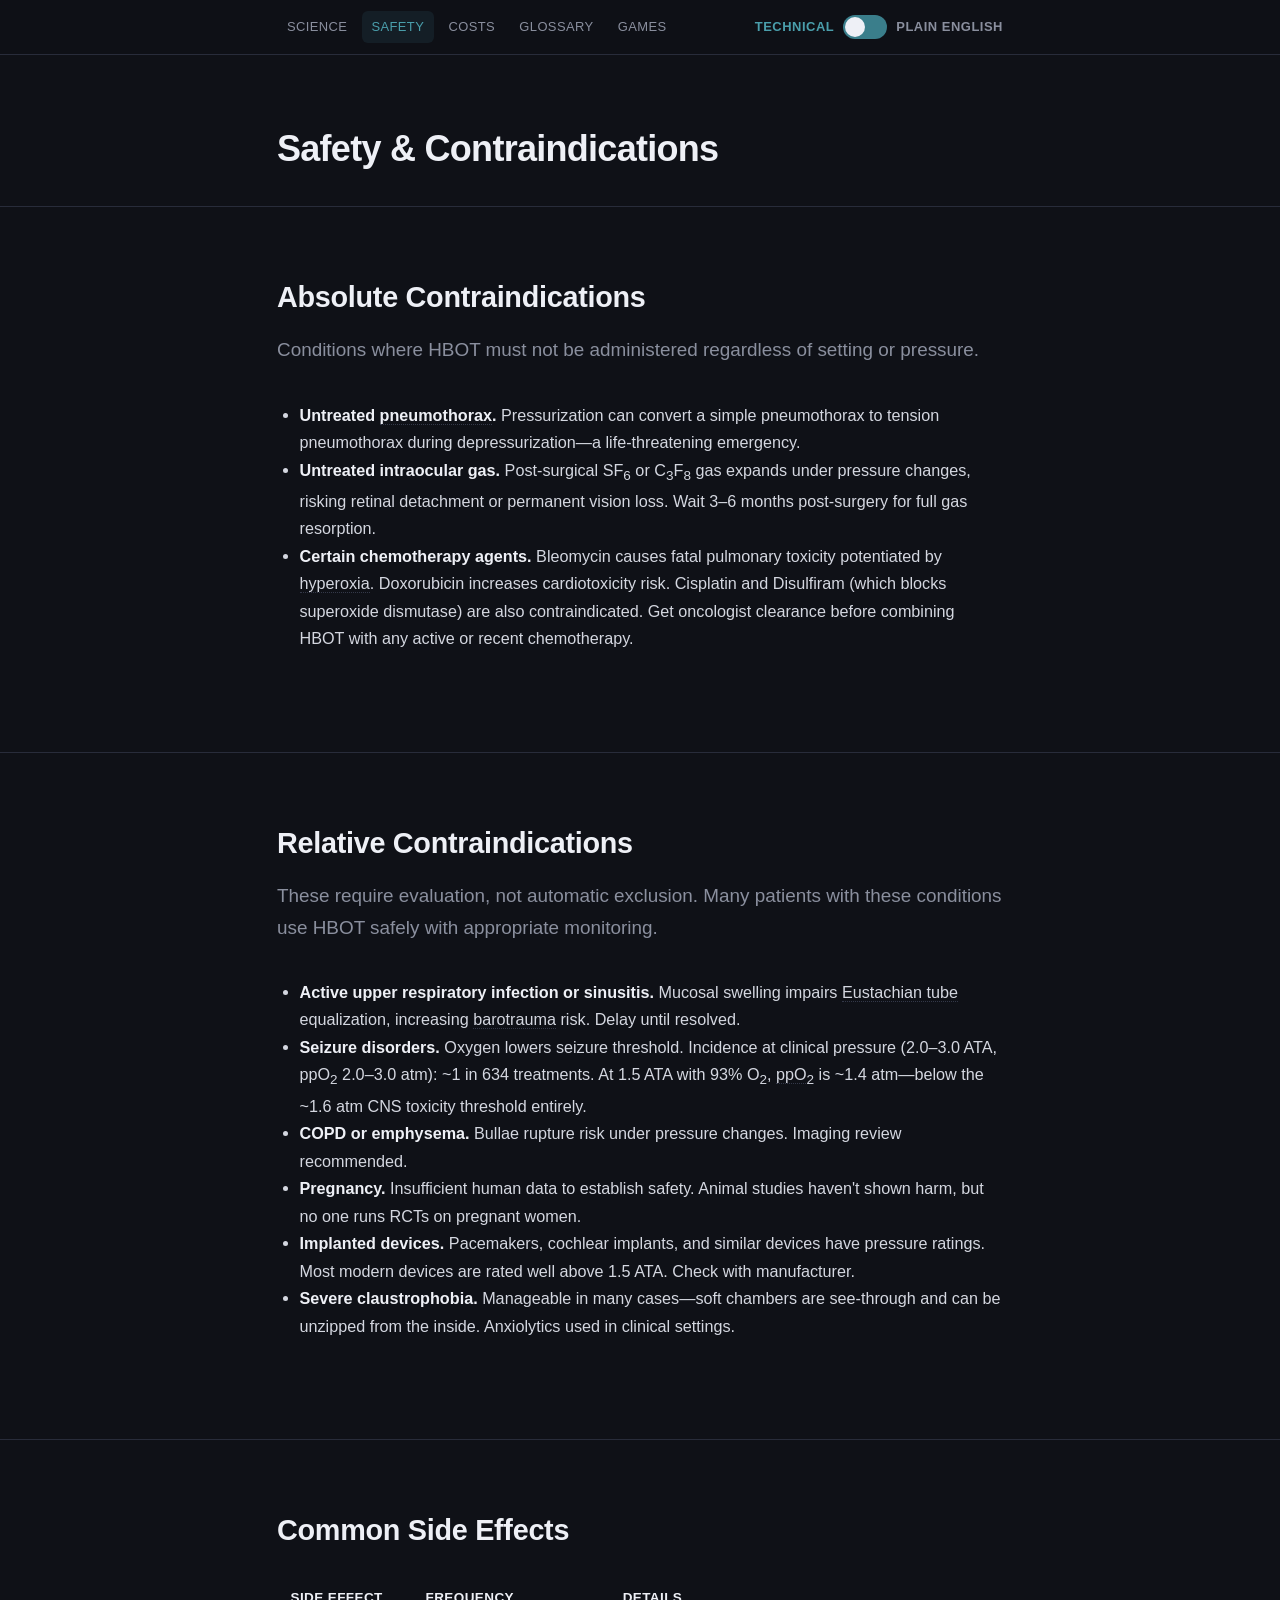
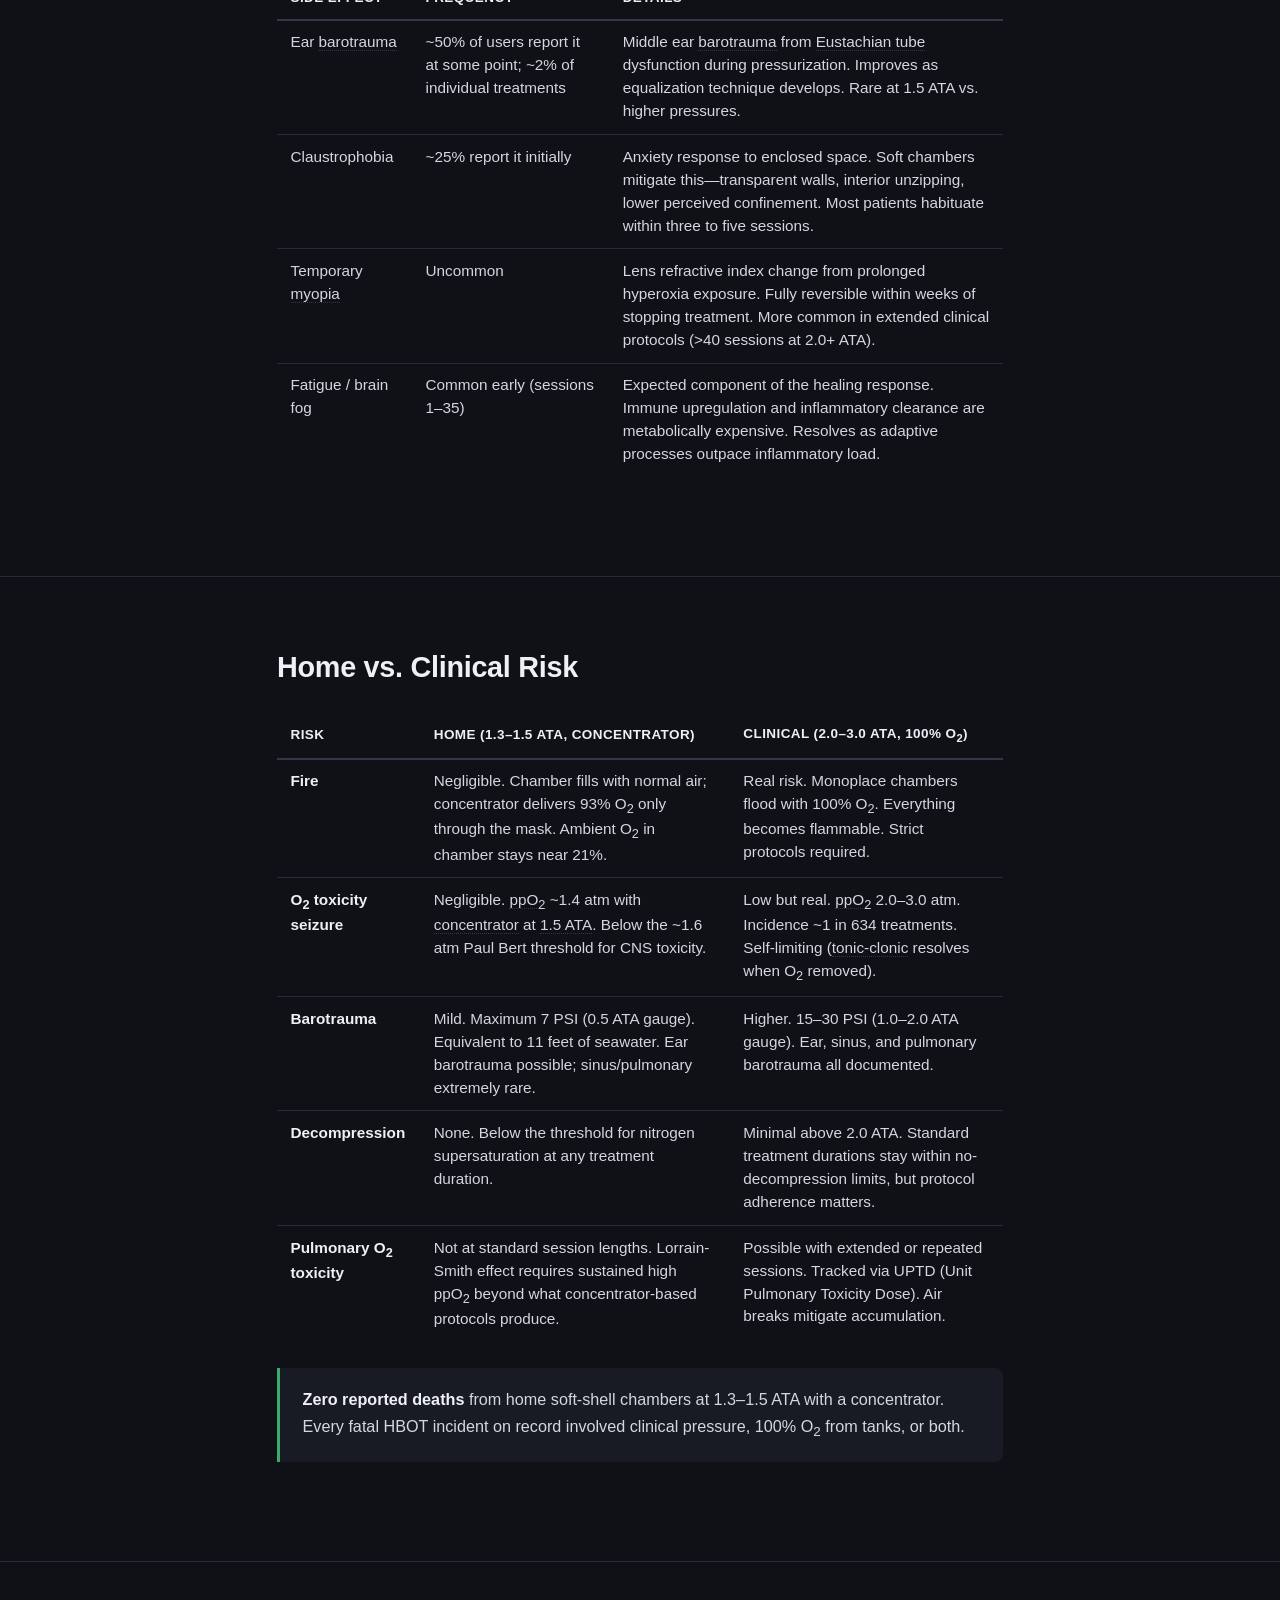
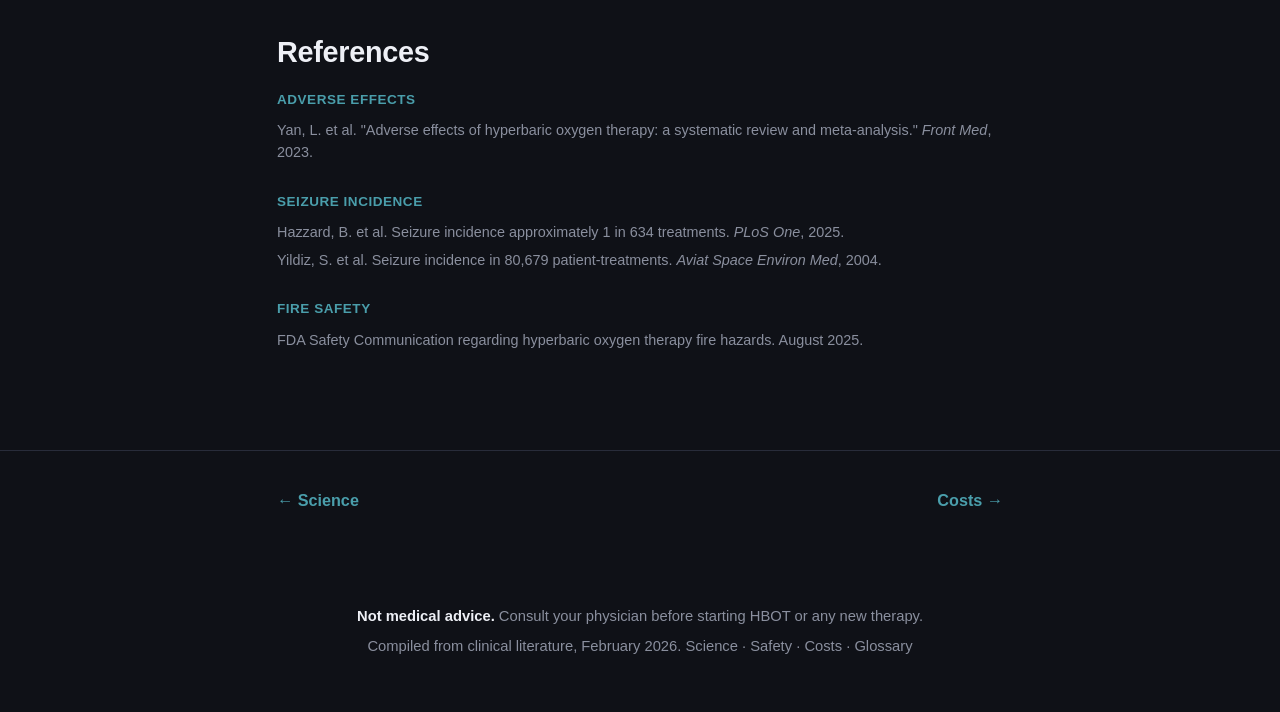
<file: safety.html>
<!DOCTYPE html>
<html lang="en">
<head>
<meta charset="UTF-8">
<meta name="viewport" content="width=device-width, initial-scale=1.0">
<title>Safety — HBOT Science</title>
<meta name="description" content="Safety profile, contraindications, and risk comparison between home and clinical HBOT chambers.">
<meta property="og:type" content="website">
<meta property="og:title" content="Safety — HBOT Science">
<meta property="og:description" content="Safety profile, contraindications, and risk comparison between home and clinical HBOT chambers.">
<meta property="og:url" content="https://hbot.dr34m.life/safety.html">
<link rel="stylesheet" href="style.css">
</head>
<body class="mode-technical">

<!-- ── Sticky Nav ── -->
<nav class="sticky-nav">
  <div class="nav-inner">
    <button class="nav-hamburger" aria-label="Menu" aria-expanded="false">&#9776;</button>
    <div class="nav-links">
      <a href="index.html">Science</a>
      <a href="safety.html" class="active">Safety</a>
      <a href="costs.html">Costs</a>
      <a href="glossary.html">Glossary</a>
      <a href="games.html">Games</a>
    </div>
    <div class="toggle-wrap" id="nav-toggle">
      <span class="toggle-label active" id="nav-label-tech">Technical</span>
      <button class="toggle-track technical" id="nav-track" role="switch" aria-checked="true" aria-label="Toggle between Technical and Plain English">
        <span class="toggle-knob"></span>
      </button>
      <span class="toggle-label inactive" id="nav-label-plain">Plain English</span>
    </div>
  </div>
</nav>

<!-- ── Page Header ── -->
<header class="page-header">
  <div class="container">
    <h1>Safety &amp; Contraindications</h1>
  </div>
</header>

<!-- ── Absolute Contraindications ── -->
<section id="absolute">
  <div class="container">
    <h2>Absolute Contraindications</h2>
    <p class="section-intro">
      <span class="tech">Conditions where HBOT must not be administered regardless of setting or pressure.</span>
      <span class="plain">Conditions where you should not use HBOT at all.</span>
    </p>

    <div class="tech">
      <ul class="content-list">
        <li><strong>Untreated <a class="term" href="glossary.html#pneumothorax">pneumothorax</a>.</strong> Pressurization can convert a simple pneumothorax to tension pneumothorax during depressurization&mdash;a life-threatening emergency.</li>
        <li><strong>Untreated intraocular gas.</strong> Post-surgical SF<sub>6</sub> or C<sub>3</sub>F<sub>8</sub> gas expands under pressure changes, risking retinal detachment or permanent vision loss. Wait 3&ndash;6 months post-surgery for full gas resorption.</li>
        <li><strong>Certain chemotherapy agents.</strong> Bleomycin causes fatal pulmonary toxicity potentiated by <a class="term" href="glossary.html#hyperoxia">hyperoxia</a>. Doxorubicin increases cardiotoxicity risk. Cisplatin and Disulfiram (which blocks superoxide dismutase) are also contraindicated. Get oncologist clearance before combining HBOT with any active or recent chemotherapy.</li>
      </ul>
    </div>

    <div class="plain">
      <ul class="content-list">
        <li><strong>Collapsed lung (<a class="term" href="glossary.html#pneumothorax">pneumothorax</a>).</strong> Pressure changes in the chamber can make a collapsed lung much worse. Must be treated first.</li>
        <li><strong>Recent eye surgery with gas bubble.</strong> Some eye surgeries leave a gas bubble inside the eye that expands dangerously under pressure. Wait 3&ndash;6 months for it to absorb.</li>
        <li><strong>Certain chemo drugs.</strong> Some chemotherapy drugs (especially Bleomycin, Doxorubicin, and Cisplatin) interact badly with high oxygen. Get your oncologist's clearance.</li>
      </ul>
    </div>
  </div>
</section>

<!-- ── Relative Contraindications ── -->
<section id="relative">
  <div class="container">
    <h2>Relative Contraindications</h2>
    <p class="section-intro">
      <span class="tech">These require evaluation, not automatic exclusion. Many patients with these conditions use HBOT safely with appropriate monitoring.</span>
      <span class="plain">These need a conversation with your doctor, but they don't automatically rule you out.</span>
    </p>

    <div class="tech">
      <ul class="content-list">
        <li><strong>Active upper respiratory infection or sinusitis.</strong> Mucosal swelling impairs <a class="term" href="glossary.html#eustachian">Eustachian tube</a> equalization, increasing <a class="term" href="glossary.html#barotrauma">barotrauma</a> risk. Delay until resolved.</li>
        <li><strong>Seizure disorders.</strong> Oxygen lowers seizure threshold. Incidence at clinical pressure (2.0&ndash;3.0 ATA, ppO<sub>2</sub> 2.0&ndash;3.0 atm): ~1 in 634 treatments. At 1.5 ATA with 93% O<sub>2</sub>, <a class="term" href="glossary.html#ppo2">ppO<sub>2</sub></a> is ~1.4 atm&mdash;below the ~1.6 atm CNS toxicity threshold entirely.</li>
        <li><strong>COPD or emphysema.</strong> Bullae rupture risk under pressure changes. Imaging review recommended.</li>
        <li><strong>Pregnancy.</strong> Insufficient human data to establish safety. Animal studies haven't shown harm, but no one runs RCTs on pregnant women.</li>
        <li><strong>Implanted devices.</strong> Pacemakers, cochlear implants, and similar devices have pressure ratings. Most modern devices are rated well above 1.5 ATA. Check with manufacturer.</li>
        <li><strong>Severe claustrophobia.</strong> Manageable in many cases&mdash;soft chambers are see-through and can be unzipped from the inside. Anxiolytics used in clinical settings.</li>
      </ul>
    </div>

    <div class="plain">
      <ul class="content-list">
        <li><strong>Cold or sinus infection.</strong> Congestion makes it hard to equalize ear pressure. Wait until you're over it.</li>
        <li><strong>Seizure disorders.</strong> High oxygen can lower the seizure threshold. At home pressure, oxygen levels (~1.4 ppO<sub>2</sub>) stay below the ~1.6 seizure threshold. Clinical incidence is ~1 in 634 at much higher levels.</li>
        <li><strong>COPD or emphysema.</strong> Weakened lung tissue can be stressed by pressure changes. Get imaging reviewed first.</li>
        <li><strong>Pregnancy.</strong> Not enough human data. Probably fine, but no one's proven it.</li>
        <li><strong>Implanted devices.</strong> Pacemakers, cochlear implants, etc. Most modern ones handle 1.5 ATA easily. Check the manufacturer rating.</li>
        <li><strong>Severe claustrophobia.</strong> Soft chambers are see-through and unzip from the inside. Most people adapt within a few sessions.</li>
      </ul>
    </div>
  </div>
</section>

<!-- ── Common Side Effects ── -->
<section id="side-effects">
  <div class="container">
    <h2>Common Side Effects</h2>

    <div class="table-wrap">
      <table>
        <thead>
          <tr><th>Side Effect</th><th>Frequency</th><th>Details</th></tr>
        </thead>
        <tbody>
          <tr>
            <td>Ear <a class="term" href="glossary.html#barotrauma">barotrauma</a></td>
            <td>~50% of users report it at some point; ~2% of individual treatments</td>
            <td>
              <span class="tech">Middle ear <a class="term" href="glossary.html#barotrauma">barotrauma</a> from <a class="term" href="glossary.html#eustachian">Eustachian tube</a> dysfunction during pressurization. Improves as equalization technique develops. Rare at 1.5 ATA vs. higher pressures.</span>
              <span class="plain">Ear pressure or pain during pressurization, similar to flying. Gets easier with practice. Much milder at home pressure than clinical.</span>
            </td>
          </tr>
          <tr>
            <td>Claustrophobia</td>
            <td>~25% report it initially</td>
            <td>
              <span class="tech">Anxiety response to enclosed space. Soft chambers mitigate this&mdash;transparent walls, interior unzipping, lower perceived confinement. Most patients habituate within three to five sessions.</span>
              <span class="plain">Feeling closed in. Soft chambers are see-through and you can unzip from inside. Most people adapt within three to five sessions.</span>
            </td>
          </tr>
          <tr>
            <td>Temporary <a class="term" href="glossary.html#myopia">myopia</a></td>
            <td>Uncommon</td>
            <td>
              <span class="tech">Lens refractive index change from prolonged hyperoxia exposure. Fully reversible within weeks of stopping treatment. More common in extended clinical protocols (&gt;40 sessions at 2.0+ ATA).</span>
              <span class="plain">Mild nearsightedness that goes away within weeks after you stop. More common at clinical pressure than home.</span>
            </td>
          </tr>
          <tr>
            <td>Fatigue / brain fog</td>
            <td>Common early (sessions 1&ndash;35)</td>
            <td>
              <span class="tech">Expected component of the healing response. Immune upregulation and inflammatory clearance are metabolically expensive. Resolves as adaptive processes outpace inflammatory load.</span>
              <span class="plain">Your body is doing repair work and that takes energy. Normal during the first month. Clears up as you turn the corner around session 35.</span>
            </td>
          </tr>
        </tbody>
      </table>
    </div>
  </div>
</section>

<!-- ── Home vs Clinical Risk ── -->
<section id="risk-comparison">
  <div class="container">
    <h2>Home vs. Clinical Risk</h2>

    <div class="table-wrap">
      <table>
        <thead>
          <tr><th>Risk</th><th>Home (1.3&ndash;1.5 ATA, concentrator)</th><th>Clinical (2.0&ndash;3.0 ATA, 100% O<sub>2</sub>)</th></tr>
        </thead>
        <tbody>
          <tr>
            <td><strong>Fire</strong></td>
            <td>
              <span class="tech">Negligible. Chamber fills with normal air; concentrator delivers 93% O<sub>2</sub> only through the mask. Ambient O<sub>2</sub> in chamber stays near 21%.</span>
              <span class="plain">Negligible. The chamber is filled with normal air. Oxygen only goes through your mask.</span>
            </td>
            <td>
              <span class="tech">Real risk. Monoplace chambers flood with 100% O<sub>2</sub>. Everything becomes flammable. Strict protocols required.</span>
              <span class="plain">Real. The whole chamber fills with pure oxygen. Static electricity or electronics can ignite it.</span>
            </td>
          </tr>
          <tr>
            <td><strong>O<sub>2</sub> toxicity seizure</strong></td>
            <td>
              <span class="tech">Negligible. <a class="term" href="glossary.html#ppo2">ppO<sub>2</sub></a> ~1.4 atm with <a class="term" href="glossary.html#concentrator">concentrator</a> at <a class="term" href="glossary.html#ata">1.5 ATA</a>. Below the ~1.6 atm Paul Bert threshold for CNS toxicity.</span>
              <span class="plain">Negligible. The oxygen level at home pressure (~1.4 ppO<sub>2</sub>) stays below the ~1.6 seizure threshold.</span>
            </td>
            <td>
              <span class="tech">Low but real. <a class="term" href="glossary.html#ppo2">ppO<sub>2</sub></a> 2.0&ndash;3.0 atm. Incidence ~1 in 634 treatments. Self-limiting (<a class="term" href="glossary.html#tonic-clonic">tonic-clonic</a> resolves when O<sub>2</sub> removed).</span>
              <span class="plain">Low but real. About 1 in 634 treatments. Seizure stops when oxygen is removed.</span>
            </td>
          </tr>
          <tr>
            <td><strong>Barotrauma</strong></td>
            <td>
              <span class="tech">Mild. Maximum 7 PSI (0.5 ATA gauge). Equivalent to 11 feet of seawater. Ear barotrauma possible; sinus/pulmonary extremely rare.</span>
              <span class="plain">Mild. 7 PSI max&mdash;like diving to 11 feet. Ear discomfort possible. Serious injury very rare.</span>
            </td>
            <td>
              <span class="tech">Higher. 15&ndash;30 PSI (1.0&ndash;2.0 ATA gauge). Ear, sinus, and pulmonary barotrauma all documented.</span>
              <span class="plain">Higher. 15&ndash;30 PSI. Ear, sinus, and lung barotrauma all documented.</span>
            </td>
          </tr>
          <tr>
            <td><strong>Decompression</strong></td>
            <td>
              <span class="tech">None. Below the threshold for nitrogen supersaturation at any treatment duration.</span>
              <span class="plain">None. Home pressure is too low to cause decompression issues.</span>
            </td>
            <td>
              <span class="tech">Minimal above 2.0 ATA. Standard treatment durations stay within no-decompression limits, but protocol adherence matters.</span>
              <span class="plain">Minimal. Possible above 2.0 ATA with extended sessions, but clinical protocols manage this.</span>
            </td>
          </tr>
          <tr>
            <td><strong>Pulmonary O<sub>2</sub> toxicity</strong></td>
            <td>
              <span class="tech">Not at standard session lengths. Lorrain-Smith effect requires sustained high ppO<sub>2</sub> beyond what concentrator-based protocols produce.</span>
              <span class="plain">Not a factor at standard session lengths with a concentrator.</span>
            </td>
            <td>
              <span class="tech">Possible with extended or repeated sessions. Tracked via UPTD (Unit Pulmonary Toxicity Dose). Air breaks mitigate accumulation.</span>
              <span class="plain">Possible with extended treatments. Managed with air breaks during sessions.</span>
            </td>
          </tr>
        </tbody>
      </table>
    </div>

    <div class="callout callout-green">
      <p><strong>Zero reported deaths</strong> from home soft-shell chambers at 1.3&ndash;1.5 ATA with a concentrator. Every fatal HBOT incident on record involved clinical pressure, 100% O<sub>2</sub> from tanks, or both.</p>
    </div>
  </div>
</section>

<!-- ── References ── -->
<section id="refs">
  <div class="container">
    <h2>References</h2>

    <div class="ref-section">
      <h4>Adverse Effects</h4>
      <p>Yan, L. et al. "Adverse effects of hyperbaric oxygen therapy: a systematic review and meta-analysis." <em>Front Med</em>, 2023.</p>
    </div>

    <div class="ref-section">
      <h4>Seizure Incidence</h4>
      <p>Hazzard, B. et al. Seizure incidence approximately 1 in 634 treatments. <em>PLoS One</em>, 2025.</p>
      <p>Yildiz, S. et al. Seizure incidence in 80,679 patient-treatments. <em>Aviat Space Environ Med</em>, 2004.</p>
    </div>

    <div class="ref-section">
      <h4>Fire Safety</h4>
      <p>FDA Safety Communication regarding hyperbaric oxygen therapy fire hazards. August 2025.</p>
    </div>
  </div>
</section>

<!-- ── Page Nav ── -->
<nav class="page-nav">
  <div class="container">
    <a href="index.html" class="page-nav-link prev">&larr; Science</a>
    <a href="costs.html" class="page-nav-link next">Costs &rarr;</a>
  </div>
</nav>

<!-- ── Footer ── -->
<footer>
  <div class="container">
    <p><strong>Not medical advice.</strong> Consult your physician before starting HBOT or any new therapy.</p>
    <p>Compiled from clinical literature, February 2026. <a href="index.html">Science</a> &middot; <a href="safety.html">Safety</a> &middot; <a href="costs.html">Costs</a> &middot; <a href="glossary.html">Glossary</a></p>
  </div>
</footer>

<script src="terms.js"></script>
<script src="toggle.js"></script>

</body>
</html>
</file>
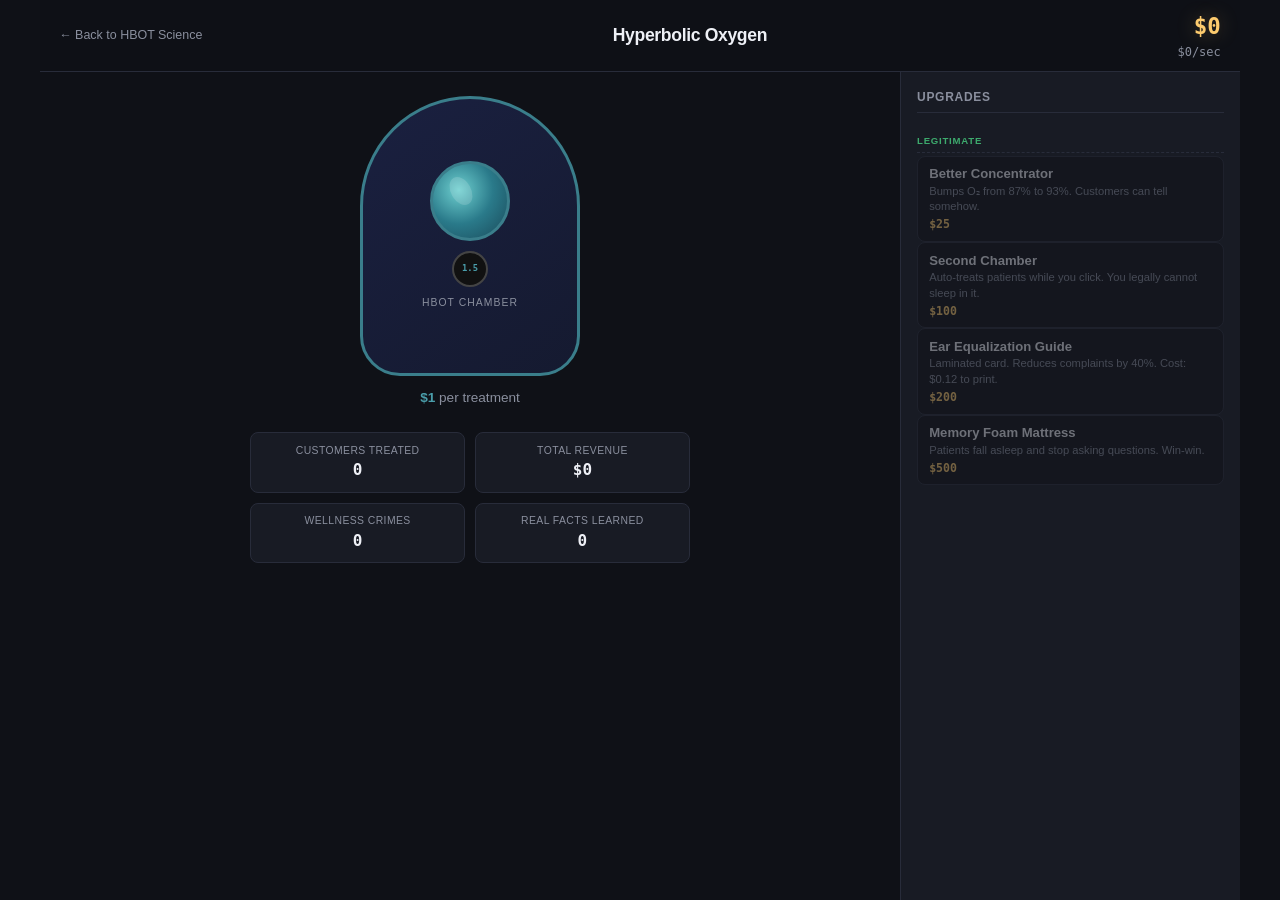
<file: games/hyperbolic.html>
<!DOCTYPE html>
<html lang="en">
<head>
<meta charset="UTF-8">
<meta name="viewport" content="width=device-width, initial-scale=1.0">
<title>Hyperbolic Oxygen — A Wellness Industry Simulator</title>
<style>
*, *::before, *::after { box-sizing: border-box; margin: 0; padding: 0; }

:root {
  --bg: #0f1117;
  --bg-card: #181b24;
  --bg-card-hover: #1e2230;
  --text: #d4d7e0;
  --text-muted: #8a8f9e;
  --text-bright: #eef0f6;
  --accent: #4a9eab;
  --accent-dim: #3a7e8b;
  --green: #3daa6d;
  --green-bg: rgba(61, 170, 109, 0.12);
  --amber: #c4913a;
  --amber-bg: rgba(196, 145, 58, 0.12);
  --border: #282c3a;
  --border-light: #333848;
  --font: -apple-system, BlinkMacSystemFont, 'Segoe UI', Roboto, sans-serif;
  --font-mono: 'SF Mono', 'Cascadia Code', 'Fira Code', 'Consolas', monospace;
  --radius: 8px;
  --radius-lg: 12px;
  /* grift colors */
  --grift-pink: #e84393;
  --grift-gold: #fdcb6e;
  --grift-purple: #a29bfe;
  --grift-orange: #e17055;
  --grift-neon: #00cec9;
}

html { font-size: 16px; }
body {
  font-family: var(--font);
  background: var(--bg);
  color: var(--text);
  line-height: 1.5;
  -webkit-font-smoothing: antialiased;
  overflow-x: hidden;
  min-height: 100vh;
}

a { color: var(--accent); text-decoration: none; }
a:hover { text-decoration: underline; }

/* ── Layout ── */
#game-container {
  display: grid;
  grid-template-columns: 1fr 340px;
  grid-template-rows: auto 1fr;
  gap: 0;
  max-width: 1200px;
  margin: 0 auto;
  min-height: 100vh;
}

/* ── Top Bar ── */
#top-bar {
  grid-column: 1 / -1;
  background: rgba(15, 17, 23, 0.95);
  backdrop-filter: blur(12px);
  border-bottom: 1px solid var(--border);
  padding: 0.6rem 1.2rem;
  display: flex;
  align-items: center;
  justify-content: space-between;
  flex-wrap: wrap;
  gap: 0.5rem;
  position: sticky;
  top: 0;
  z-index: 100;
}

#top-bar .back-link {
  font-size: 0.78rem;
  color: var(--text-muted);
}

#top-bar .title {
  font-size: 1.1rem;
  font-weight: 700;
  color: var(--text-bright);
  letter-spacing: -0.02em;
}

#money-display {
  font-family: var(--font-mono);
  font-size: 1.4rem;
  font-weight: 700;
  color: var(--grift-gold);
  text-shadow: 0 0 20px rgba(253, 203, 110, 0.3);
}

#income-display {
  font-family: var(--font-mono);
  font-size: 0.75rem;
  color: var(--text-muted);
}

/* ── Main Area ── */
#main-area {
  padding: 1.5rem;
  display: flex;
  flex-direction: column;
  align-items: center;
  gap: 1.5rem;
  overflow-y: auto;
}

/* ── Chamber ── */
#chamber-wrap {
  display: flex;
  flex-direction: column;
  align-items: center;
  gap: 0.75rem;
  user-select: none;
}

#chamber {
  width: 220px;
  height: 280px;
  background: linear-gradient(145deg, #1a2040, #151a30);
  border: 3px solid var(--accent-dim);
  border-radius: 110px 110px 40px 40px;
  cursor: pointer;
  position: relative;
  transition: transform 0.08s, border-color 0.2s;
  display: flex;
  flex-direction: column;
  align-items: center;
  justify-content: center;
  overflow: hidden;
}

#chamber:hover {
  border-color: var(--accent);
}

#chamber:active {
  transform: scale(0.96);
}

#chamber .window {
  width: 80px;
  height: 80px;
  border-radius: 50%;
  background: radial-gradient(circle at 35% 35%, #6ecfcf 0%, #2a7a8a 50%, #1a4a5a 100%);
  border: 3px solid var(--accent-dim);
  margin-bottom: 10px;
  position: relative;
  overflow: hidden;
}

#chamber .window::after {
  content: '';
  position: absolute;
  width: 20px;
  height: 30px;
  background: rgba(255, 255, 255, 0.15);
  border-radius: 50%;
  top: 12px;
  left: 18px;
  transform: rotate(-30deg);
}

#chamber .gauge {
  width: 36px;
  height: 36px;
  border-radius: 50%;
  background: #111;
  border: 2px solid #444;
  display: flex;
  align-items: center;
  justify-content: center;
  font-family: var(--font-mono);
  font-size: 0.55rem;
  color: var(--accent);
  font-weight: 700;
}

#chamber .label {
  font-size: 0.65rem;
  color: var(--text-muted);
  letter-spacing: 0.1em;
  text-transform: uppercase;
  margin-top: 8px;
}

#chamber .bubbles {
  position: absolute;
  inset: 0;
  pointer-events: none;
}

.bubble {
  position: absolute;
  width: 6px;
  height: 6px;
  background: rgba(74, 158, 171, 0.4);
  border-radius: 50%;
  animation: bubbleUp 1.5s ease-out forwards;
}

@keyframes bubbleUp {
  0% { opacity: 0.8; transform: translateY(0) scale(1); }
  100% { opacity: 0; transform: translateY(-200px) scale(0.3); }
}

#click-power {
  font-size: 0.85rem;
  color: var(--text-muted);
}
#click-power strong { color: var(--accent); }

/* ── Float text on click ── */
.float-text {
  position: fixed;
  pointer-events: none;
  font-family: var(--font-mono);
  font-weight: 700;
  font-size: 1.1rem;
  color: var(--grift-gold);
  text-shadow: 0 0 8px rgba(253, 203, 110, 0.5);
  animation: floatUp 1s ease-out forwards;
  z-index: 200;
}

@keyframes floatUp {
  0% { opacity: 1; transform: translateY(0); }
  100% { opacity: 0; transform: translateY(-80px); }
}

/* ── Stats Panel ── */
#stats-panel {
  display: grid;
  grid-template-columns: repeat(2, 1fr);
  gap: 0.6rem;
  width: 100%;
  max-width: 440px;
}

.stat-box {
  background: var(--bg-card);
  border: 1px solid var(--border);
  border-radius: var(--radius);
  padding: 0.6rem 0.8rem;
  text-align: center;
}

.stat-box .stat-label {
  font-size: 0.65rem;
  color: var(--text-muted);
  text-transform: uppercase;
  letter-spacing: 0.04em;
}

.stat-box .stat-value {
  font-family: var(--font-mono);
  font-size: 1rem;
  font-weight: 700;
  color: var(--text-bright);
}

/* ── Prestige ── */
#prestige-panel {
  width: 100%;
  max-width: 440px;
  background: linear-gradient(135deg, rgba(162, 155, 254, 0.08), rgba(232, 67, 147, 0.08));
  border: 1px solid rgba(162, 155, 254, 0.2);
  border-radius: var(--radius-lg);
  padding: 1rem;
  text-align: center;
  display: none;
}

#prestige-panel.visible { display: block; }

#prestige-panel h3 {
  font-size: 0.9rem;
  color: var(--grift-purple);
  margin-bottom: 0.4rem;
}

#prestige-panel p {
  font-size: 0.78rem;
  color: var(--text-muted);
  margin-bottom: 0.6rem;
}

#prestige-btn {
  background: linear-gradient(135deg, var(--grift-purple), var(--grift-pink));
  color: white;
  border: none;
  padding: 0.5rem 1.5rem;
  border-radius: 999px;
  font-weight: 700;
  font-size: 0.85rem;
  cursor: pointer;
  transition: opacity 0.2s, transform 0.1s;
}

#prestige-btn:hover { opacity: 0.85; }
#prestige-btn:active { transform: scale(0.96); }

#viral-count {
  font-family: var(--font-mono);
  font-size: 0.75rem;
  color: var(--grift-purple);
  margin-top: 0.4rem;
}

/* ── Upgrades Panel ── */
#upgrades-panel {
  background: var(--bg-card);
  border-left: 1px solid var(--border);
  padding: 1rem;
  overflow-y: auto;
  display: flex;
  flex-direction: column;
  gap: 0.6rem;
}

#upgrades-panel h2 {
  font-size: 0.75rem;
  color: var(--text-muted);
  text-transform: uppercase;
  letter-spacing: 0.06em;
  padding-bottom: 0.4rem;
  border-bottom: 1px solid var(--border);
  margin-bottom: 0.2rem;
}

.tier-label {
  font-size: 0.6rem;
  font-weight: 700;
  text-transform: uppercase;
  letter-spacing: 0.08em;
  padding: 0.5rem 0 0.2rem;
  color: var(--text-muted);
  border-bottom: 1px dashed var(--border);
  margin-bottom: 0.2rem;
}

.tier-label.t1 { color: var(--green); }
.tier-label.t2 { color: var(--amber); }
.tier-label.t3 { color: var(--grift-orange); }
.tier-label.t4 { color: var(--grift-pink); }

.upgrade-btn {
  display: flex;
  flex-direction: column;
  gap: 0.15rem;
  background: var(--bg);
  border: 1px solid var(--border);
  border-radius: var(--radius);
  padding: 0.6rem 0.7rem;
  cursor: pointer;
  transition: border-color 0.15s, background 0.15s, opacity 0.2s;
  text-align: left;
  width: 100%;
  color: var(--text);
  font-family: var(--font);
}

.upgrade-btn:hover:not(:disabled) {
  border-color: var(--border-light);
  background: var(--bg-card-hover);
}

.upgrade-btn:disabled {
  opacity: 0.4;
  cursor: not-allowed;
}

.upgrade-btn .up-name {
  font-size: 0.82rem;
  font-weight: 600;
  color: var(--text-bright);
}

.upgrade-btn .up-desc {
  font-size: 0.7rem;
  color: var(--text-muted);
  line-height: 1.4;
}

.upgrade-btn .up-cost {
  font-family: var(--font-mono);
  font-size: 0.72rem;
  font-weight: 700;
  color: var(--grift-gold);
}

.upgrade-btn .up-owned {
  font-family: var(--font-mono);
  font-size: 0.65rem;
  color: var(--text-muted);
}

.upgrade-btn.maxed {
  border-color: var(--green);
  opacity: 0.6;
}

.upgrade-btn.maxed .up-cost { color: var(--green); }

/* ── Events Overlay ── */
#event-overlay {
  display: none;
  position: fixed;
  inset: 0;
  background: rgba(0, 0, 0, 0.7);
  z-index: 500;
  align-items: center;
  justify-content: center;
  padding: 1rem;
}

#event-overlay.active { display: flex; }

#event-box {
  background: var(--bg-card);
  border: 2px solid var(--grift-orange);
  border-radius: var(--radius-lg);
  max-width: 460px;
  width: 100%;
  padding: 1.5rem;
  position: relative;
}

#event-box .event-emoji {
  font-size: 2rem;
  margin-bottom: 0.5rem;
}

#event-box h3 {
  font-size: 1.05rem;
  color: var(--text-bright);
  margin-bottom: 0.4rem;
}

#event-box p {
  font-size: 0.85rem;
  color: var(--text-muted);
  margin-bottom: 1rem;
  line-height: 1.5;
}

#event-choices {
  display: flex;
  flex-direction: column;
  gap: 0.5rem;
}

.event-choice-btn {
  background: var(--bg);
  border: 1px solid var(--border-light);
  border-radius: var(--radius);
  padding: 0.6rem 0.8rem;
  cursor: pointer;
  color: var(--text);
  font-family: var(--font);
  font-size: 0.82rem;
  text-align: left;
  transition: border-color 0.15s, background 0.15s;
}

.event-choice-btn:hover {
  border-color: var(--accent);
  background: var(--bg-card-hover);
}

.event-choice-btn .choice-label {
  font-weight: 600;
  color: var(--text-bright);
}

.event-choice-btn .choice-effect {
  font-size: 0.72rem;
  color: var(--text-muted);
  margin-top: 0.15rem;
}

/* ── FDA Mini-game ── */
#fda-game {
  display: none;
  position: fixed;
  inset: 0;
  background: rgba(180, 10, 10, 0.15);
  z-index: 600;
  padding: 1rem;
}

#fda-game.active { display: block; }

#fda-timer {
  position: fixed;
  top: 60px;
  left: 50%;
  transform: translateX(-50%);
  background: #c0392b;
  color: white;
  padding: 0.4rem 1.2rem;
  border-radius: 999px;
  font-weight: 700;
  font-family: var(--font-mono);
  font-size: 1rem;
  z-index: 601;
  box-shadow: 0 4px 20px rgba(192, 57, 43, 0.5);
}

.fda-claim {
  position: absolute;
  background: var(--bg-card);
  border: 2px solid #c0392b;
  border-radius: var(--radius);
  padding: 0.7rem 1rem;
  font-size: 0.8rem;
  color: var(--text-bright);
  cursor: pointer;
  transition: transform 0.15s, opacity 0.2s;
  max-width: 280px;
  z-index: 601;
  user-select: none;
}

.fda-claim:hover { transform: scale(1.03); }

.fda-claim.removed {
  opacity: 0;
  transform: scale(0.8);
  pointer-events: none;
}

/* ── Science Cards ── */
#science-card {
  display: none;
  position: fixed;
  bottom: 20px;
  left: 50%;
  transform: translateX(-50%);
  background: #0d2830;
  border: 2px solid var(--accent);
  border-radius: var(--radius-lg);
  padding: 1rem 1.5rem;
  max-width: 520px;
  width: calc(100% - 2rem);
  z-index: 300;
  box-shadow: 0 8px 40px rgba(74, 158, 171, 0.2);
}

#science-card.visible { display: block; }

#science-card .sci-label {
  font-size: 0.6rem;
  font-weight: 700;
  text-transform: uppercase;
  letter-spacing: 0.12em;
  color: var(--accent);
  margin-bottom: 0.3rem;
}

#science-card .sci-text {
  font-size: 0.88rem;
  color: var(--text-bright);
  line-height: 1.55;
}

#science-card .sci-cite {
  font-size: 0.72rem;
  color: var(--accent-dim);
  margin-top: 0.4rem;
  font-style: italic;
}

#science-card .sci-timer {
  position: absolute;
  bottom: 0;
  left: 0;
  height: 3px;
  background: var(--accent);
  border-radius: 0 0 var(--radius-lg) var(--radius-lg);
  transition: width linear;
}

/* ── Toast Messages ── */
.toast {
  position: fixed;
  top: 70px;
  left: 50%;
  transform: translateX(-50%);
  background: var(--bg-card);
  border: 1px solid var(--border-light);
  border-radius: var(--radius);
  padding: 0.5rem 1rem;
  font-size: 0.82rem;
  color: var(--text-bright);
  z-index: 400;
  animation: toastIn 0.3s ease-out, toastOut 0.3s ease-in 2.5s forwards;
  white-space: nowrap;
}

@keyframes toastIn { from { opacity: 0; transform: translateX(-50%) translateY(-10px); } to { opacity: 1; transform: translateX(-50%) translateY(0); } }
@keyframes toastOut { to { opacity: 0; transform: translateX(-50%) translateY(-10px); } }

/* ── Responsive ── */
@media (max-width: 768px) {
  #game-container {
    grid-template-columns: 1fr;
    grid-template-rows: auto auto 1fr;
  }

  #upgrades-panel {
    border-left: none;
    border-top: 1px solid var(--border);
    max-height: 50vh;
    order: 3;
  }

  #main-area { order: 2; }
  #top-bar { flex-wrap: wrap; }

  #chamber {
    width: 180px;
    height: 230px;
  }

  #chamber .window {
    width: 64px;
    height: 64px;
  }
}
</style>
</head>
<body>

<div id="game-container">

  <!-- Top Bar -->
  <div id="top-bar">
    <a href="../index.html" class="back-link">&larr; Back to HBOT Science</a>
    <span class="title">Hyperbolic Oxygen</span>
    <div style="text-align: right;">
      <div id="money-display">$0</div>
      <div id="income-display">$0/sec</div>
    </div>
  </div>

  <!-- Main Area -->
  <div id="main-area">

    <div id="chamber-wrap">
      <div id="chamber" title="Click to treat a customer">
        <div class="bubbles" id="bubbles"></div>
        <div class="window"></div>
        <div class="gauge">1.5</div>
        <div class="label">HBOT Chamber</div>
      </div>
      <div id="click-power">
        <strong>$<span id="per-click">1</span></strong> per treatment
      </div>
    </div>

    <!-- Stats -->
    <div id="stats-panel">
      <div class="stat-box">
        <div class="stat-label">Customers Treated</div>
        <div class="stat-value" id="stat-customers">0</div>
      </div>
      <div class="stat-box">
        <div class="stat-label">Total Revenue</div>
        <div class="stat-value" id="stat-revenue">$0</div>
      </div>
      <div class="stat-box">
        <div class="stat-label">Wellness Crimes</div>
        <div class="stat-value" id="stat-crimes">0</div>
      </div>
      <div class="stat-box">
        <div class="stat-label">Real Facts Learned</div>
        <div class="stat-value" id="stat-facts">0</div>
      </div>
    </div>

    <!-- Prestige -->
    <div id="prestige-panel">
      <h3>GO VIRAL</h3>
      <p>Reset your operation, but your clout carries over. Future earnings multiplied by <strong id="prestige-mult">2x</strong>.</p>
      <button id="prestige-btn">Go Viral (requires $1M)</button>
      <div id="viral-count">Times gone viral: <span id="viral-num">0</span></div>
    </div>

  </div>

  <!-- Upgrades Panel -->
  <div id="upgrades-panel">
    <h2>Upgrades</h2>
    <div id="upgrades-list"></div>
  </div>

</div>

<!-- Event Overlay -->
<div id="event-overlay">
  <div id="event-box">
    <div class="event-emoji" id="event-emoji"></div>
    <h3 id="event-title"></h3>
    <p id="event-desc"></p>
    <div id="event-choices"></div>
  </div>
</div>

<!-- FDA Mini-game -->
<div id="fda-game">
  <div id="fda-timer">FDA INSPECTOR: <span id="fda-countdown">5</span>s</div>
</div>

<!-- Science Card -->
<div id="science-card">
  <div class="sci-label">Real Science</div>
  <div class="sci-text" id="sci-text"></div>
  <div class="sci-cite" id="sci-cite"></div>
  <div class="sci-timer" id="sci-timer"></div>
</div>

<script>
(function() {
  'use strict';

  // ── Number formatting ──
  const SUFFIXES = ['', 'K', 'M', 'B', 'T', 'Qa', 'Qi', 'Sx', 'Sp', 'Oc'];
  function fmt(n) {
    if (n < 1000) return Math.floor(n).toLocaleString();
    let i = 0;
    let v = n;
    while (v >= 1000 && i < SUFFIXES.length - 1) { v /= 1000; i++; }
    return (i > 0 && v >= 100 ? Math.floor(v) : v.toFixed(1).replace(/\.0$/, '')) + SUFFIXES[i];
  }
  function fmtMoney(n) { return '$' + fmt(n); }

  // ── Game State ──
  let state = {
    money: 0,
    totalRevenue: 0,
    customers: 0,
    clickValue: 1,
    autoIncome: 0,
    crimes: 0,
    factsLearned: 0,
    viralCount: 0,
    viralMult: 1,
    upgrades: {},
    factsSeen: [],
    lastSave: Date.now()
  };

  // ── Upgrades Definition ──
  const UPGRADES = [
    // Tier 1 - Legitimate
    { id: 'concentrator', tier: 1, name: 'Better Concentrator', desc: 'Bumps O\u2082 from 87% to 93%. Customers can tell somehow.',
      effect: 'click', value: 2, baseCost: 25, costMult: 1.4, max: 10, crime: false },
    { id: 'second_chamber', tier: 1, name: 'Second Chamber', desc: 'Auto-treats patients while you click. You legally cannot sleep in it.',
      effect: 'auto', value: 1, baseCost: 100, costMult: 1.5, max: 10, crime: false },
    { id: 'ear_guide', tier: 1, name: 'Ear Equalization Guide', desc: 'Laminated card. Reduces complaints by 40%. Cost: $0.12 to print.',
      effect: 'click', value: 3, baseCost: 200, costMult: 1.6, max: 5, crime: false },
    { id: 'comfy_mattress', tier: 1, name: 'Memory Foam Mattress', desc: 'Patients fall asleep and stop asking questions. Win-win.',
      effect: 'auto', value: 3, baseCost: 500, costMult: 1.5, max: 5, crime: false },

    // Tier 2 - Questionable
    { id: 'essential_oils', tier: 2, name: 'Essential Oil Diffuser', desc: 'Lavender-scented placebo pumped into the chamber. Customers pay double because "holistic."',
      effect: 'click', value: 8, baseCost: 1500, costMult: 1.6, max: 5, crime: true },
    { id: 'salt_lamp', tier: 2, name: 'Himalayan Salt Lamp', desc: 'Emits nothing but vibes and a warm glow. +$5/sec from atmosphere alone.',
      effect: 'auto', value: 5, baseCost: 2000, costMult: 1.5, max: 5, crime: true },
    { id: 'influencer', tier: 2, name: 'Influencer Partnership', desc: 'Pays @breathe_wellness_babe to post "literally changed my cellular DNA" with a chamber selfie.',
      effect: 'auto', value: 12, baseCost: 5000, costMult: 1.7, max: 5, crime: true },
    { id: 'quantum_sticker', tier: 2, name: 'Quantum Resonance Sticker', desc: 'A $0.03 holographic sticker placed on the chamber. You charge $50/session extra for "quantum-enhanced oxygen." It\'s just a sticker.',
      effect: 'click', value: 20, baseCost: 8000, costMult: 1.6, max: 5, crime: true },

    // Tier 3 - Full Grift
    { id: 'detox', tier: 3, name: 'Detox Package', desc: 'An $80 green smoothie with activated charcoal. The charcoal does nothing. The kale does nothing. The profit margin does everything.',
      effect: 'click', value: 40, baseCost: 25000, costMult: 1.7, max: 5, crime: true },
    { id: 'aura_photo', tier: 3, name: 'Aura Photography Station', desc: 'Thermal camera with a rainbow color map. Customers get a "before/after." The camera literally measures skin temperature. They cry happy tears.',
      effect: 'auto', value: 30, baseCost: 40000, costMult: 1.7, max: 5, crime: true },
    { id: 'celebrity', tier: 3, name: 'Celebrity Endorsement', desc: 'A contestant from Season 14 of The Bachelor tweets "HBOT fixed my gut-brain axis." 43 followers see it. Bookings triple.',
      effect: 'auto', value: 50, baseCost: 75000, costMult: 1.8, max: 3, crime: true },
    { id: 'franchise', tier: 3, name: 'Franchise Model', desc: 'License your "methodology" to other cities. It\'s the same chamber with different essential oils. You call it proprietary.',
      effect: 'auto', value: 100, baseCost: 200000, costMult: 2.0, max: 5, crime: true },

    // Tier 4 - Peak Absurdity
    { id: 'trinity', tier: 4, name: 'HBOT + CBD + Sound Bath', desc: 'The unholy trinity. A singing bowl vibrates the chamber while CBD oil drips from the ceiling. Customers achieve "cellular enlightenment." Their wallets achieve emptiness.',
      effect: 'click', value: 100, baseCost: 500000, costMult: 1.8, max: 5, crime: true },
    { id: 'oxygen_bar', tier: 4, name: 'Oxygen Bar Side Hustle', desc: 'Flavored oxygen at atmospheric pressure. It\'s literally just sniffing scented air at sea level. $18 per 10 minutes. The irony is not lost on you.',
      effect: 'auto', value: 200, baseCost: 800000, costMult: 1.9, max: 5, crime: true },
    { id: 'nft', tier: 4, name: 'NFT Membership Passes', desc: 'Each session comes with a unique blockchain token. It "proves your cells were oxygenated." The gas fees cost more than the session.',
      effect: 'auto', value: 400, baseCost: 1500000, costMult: 2.0, max: 3, crime: true },
    { id: 'tulum', tier: 4, name: 'Wellness Retreat in Tulum', desc: '$15K/week. An HBOT session, 6 hours of "breathwork" (breathing), jungle yoga, and a shaman who\'s from Connecticut. Fully booked through 2027.',
      effect: 'auto', value: 1000, baseCost: 5000000, costMult: 2.2, max: 3, crime: true }
  ];

  // ── Science Facts ──
  const SCIENCE_FACTS = [
    { text: 'ROS signaling at 1.4 ATA actually matches 2.5 ATA clinical pressure. Same kinetic profile, same timeline. The mild chamber triggers the same cellular repair signal as the expensive one.', cite: 'Fratantonio et al., Int J Mol Sci, 2023' },
    { text: '2025 double-blind RCT showed significant cognitive improvement at exactly 1.5 ATA over sham. Level 1 evidence \u2014 the gold standard \u2014 at home-chamber pressure.', cite: 'Hadanny et al., Sci Rep, 2025' },
    { text: 'Stem cell mobilization works even at 1.27 ATA with just air \u2014 no supplemental oxygen needed. It\'s a dose-response curve, not a threshold.', cite: 'Haddad et al., Front Neurol, 2023' },
    { text: 'A single HBOT session at 2.0 ATA doubles circulating CD34+ stem cells. Your bone marrow literally releases its repair crew into your bloodstream.', cite: 'Thom et al., Am J Physiol, 2006' },
    { text: '60 HBOT sessions lengthened telomeres by 20\u201338% in adults over 64. That\'s equivalent to reversing years of biological aging in those cell populations.', cite: 'Efrati et al., Aging, 2020' },
    { text: 'NF-\u03BAB suppression \u2014 the master switch for inflammatory genes \u2014 operates wherever hyperoxia is achieved, including at 1.4\u20131.5 ATA.', cite: 'Naude, Biomolecules, 2021' },
    { text: 'The jump from normal breathing to 1.5 ATA with a concentrator is a 10x increase in dissolved plasma oxygen. Going from 1.5 to 2.0 ATA adds only 45% more.', cite: 'Henry\'s Law / standard physiology' },
    { text: 'HBOT reduced senescent ("zombie") T cells by 11\u201337%. The pharmaceutical industry is spending billions trying to achieve this with drugs.', cite: 'Efrati et al., Aging, 2020' },
    { text: 'The hyperoxic-hypoxic paradox: flooding with O\u2082 during sessions triggers a rebound effect between sessions, where HIF-1\u03B1 builds new blood vessels and recruits repair cells.', cite: 'Hadanny & Efrati, Biomolecules, 2020' },
    { text: 'Fibromyalgia patients showed significant improvement in pain, fatigue, and anxiety after just 20 HBOT sessions. Anti-inflammatory mechanisms are dose-dependent but consistent even at mild pressure.', cite: 'Naude, Biomolecules, 2021' },
    { text: 'You know the real science is impressive enough without all this, right?', cite: '\u2014 Your conscience' },
    { text: 'Hemoglobin is already 97\u201399% saturated at sea level. You literally cannot load more oxygen onto red blood cells. The entire HBOT effect comes from dissolved plasma oxygen \u2014 a completely different delivery route.', cite: 'Standard physiology' },
    { text: '40 sessions at 1.5 ATA was the most consistent protocol for cognitive improvement. PEDro quality scores 8\u20139/10 \u2014 that\'s rigorous science.', cite: 'Front Neurol, 2022 (Systematic Review)' },
    { text: 'Angiogenesis (new blood vessel growth) triggered by HBOT is permanent. You\'re building circulatory infrastructure, not just temporarily increasing flow.', cite: 'Dhamodharan et al., Life Sciences, 2020' }
  ];

  // ── Events ──
  const EVENTS = [
    {
      emoji: '\u2b50', title: 'Yelp Review: \u2605\u2606\u2606\u2606\u2606',
      desc: '"Sat in a tube for an hour. My third eye did NOT open. Also the lavender smell gave me a headache. Would not recommend for spiritual awakening."',
      choices: [
        { label: 'Respond diplomatically', effect: '"We appreciate your feedback and focus on evidence-based wellness."', fn: () => { state.money += state.clickValue * 20; toast('+' + fmtMoney(state.clickValue * 20) + ' (reputation saved)'); } },
        { label: 'Respond sarcastically', effect: '"Ma\'am, we oxygenate cells, not chakras. That said, your review oxygenated our comment section beautifully."', fn: () => { state.money += state.clickValue * 50; state.crimes++; toast('+' + fmtMoney(state.clickValue * 50) + ' (went viral) +1 crime'); } }
      ]
    },
    {
      emoji: '\ud83c\udfea', title: 'Competitor Alert',
      desc: 'A "Himalayan Salt Cave + Cryotherapy Fusion Studio" opened next door. They have better Instagram lighting than you.',
      choices: [
        { label: 'Compete on science', effect: 'Print actual studies. Attract smarter customers. Slow but steady.', fn: () => { state.clickValue += 5; toast('+$5 per click (the nerds found you)'); } },
        { label: 'Compete on vibes', effect: 'Install a crystal grid and rename everything. "Quantum Oxygen Experience."', fn: () => { state.autoIncome += 10; state.crimes += 2; toast('+$10/sec, +2 crimes (you became them)'); } },
        { label: 'Merge with them', effect: 'If you can\'t beat \'em, absorb \'em. Salt cave oxygen bar. Peak wellness.', fn: () => { state.autoIncome += 25; state.crimes += 3; toast('+$25/sec, +3 crimes (wellness voltron)'); } }
      ]
    },
    {
      emoji: '\ud83d\udc15', title: 'Customer Testimonial Request',
      desc: 'A regular customer claims HBOT cured their golden retriever\'s separation anxiety. The dog has never been in the chamber. They want to write a testimonial.',
      choices: [
        { label: 'Politely decline', effect: 'You explain that anecdotes aren\'t evidence. They look hurt.', fn: () => { toast('Integrity preserved. No money gained. Weird.'); } },
        { label: 'Feature it prominently', effect: '"Bailey the Golden Retriever: HBOT Changed Her Life." Complete with paw print signature.', fn: () => { state.money += state.clickValue * 100; state.crimes += 2; toast('+' + fmtMoney(state.clickValue * 100) + ', +2 crimes (Bailey sends her regards)'); } }
      ]
    },
    {
      emoji: '\ud83d\udcfa', title: 'Local News Segment',
      desc: 'Channel 7 wants to do a "Wellness or Nonsense?" segment featuring your clinic. This could go really well or really badly.',
      choices: [
        { label: 'Show them the real science', effect: 'Risk: boring TV. Reward: legitimate credibility.', fn: () => { state.clickValue += 15; state.autoIncome += 5; toast('+$15/click, +$5/sec (you looked credible on TV)'); } },
        { label: 'Full wellness theater', effect: 'Essential oils running, salt lamps blazing, a customer "testifying" live.', fn: () => { state.autoIncome += 40; state.crimes += 5; toast('+$40/sec, +5 crimes (it was great television)'); } },
        { label: 'Decline the interview', effect: 'Play it safe. Nothing happens.', fn: () => { toast('Bullet dodged. Or opportunity missed. Hard to say.'); } }
      ]
    },
    {
      emoji: '\ud83d\udc68\u200d\u2695\ufe0f', title: 'A Real Doctor Visits',
      desc: 'An actual physician walks in and asks detailed questions about your protocols. They seem genuinely interested.',
      choices: [
        { label: 'Show them the studies', effect: 'Fratantonio 2023, Hadanny 2025, the works. They\'re impressed.', fn: () => { state.clickValue += 20; toast('+$20/click (medical referral network unlocked)'); } },
        { label: 'Pivot to the aura camera', effect: 'Show them the aura photography setup. They leave immediately.', fn: () => { state.crimes++; toast('+1 crime (you showed a doctor a thermal camera and called it an aura reader)'); } }
      ]
    },
    {
      emoji: '\ud83d\udcb0', title: 'Crypto Bro Proposition',
      desc: '"Bro, what if we tokenize oxygen sessions? Each breath becomes a micro-transaction on the blockchain. I already have a whitepaper."',
      choices: [
        { label: 'Hard pass', effect: 'You maintain dignity but miss out on the Web3 wellness boom.', fn: () => { toast('Self-respect maintained. Rare in this industry.'); } },
        { label: 'Take the meeting', effect: 'Three hours of your life you\'ll never get back, but somehow money appears.', fn: () => { state.money += state.clickValue * 200; state.crimes += 3; toast('+' + fmtMoney(state.clickValue * 200) + ', +3 crimes (you have a whitepaper now)'); } }
      ]
    },
    {
      emoji: '\ud83e\uddd8', title: 'Yoga Instructor Collab',
      desc: 'A yoga instructor wants to run "Hyperbaric Yoga" sessions in your chamber. The chamber is 28 inches wide. She doesn\'t see the problem.',
      choices: [
        { label: 'Explain physics to her', effect: '"You literally cannot do downward dog in a cylinder." She argues.', fn: () => { toast('You explained spatial constraints. She suggested "micro-yoga."'); } },
        { label: 'Rebrand it', effect: '"Pressurized Breathwork + Intention Setting." She doesn\'t do yoga in the chamber. Nobody notices.',
          fn: () => { state.autoIncome += 15; state.crimes++; toast('+$15/sec, +1 crime (it\'s just breathing... with pressure)'); } }
      ]
    },
    {
      emoji: '\ud83d\ude31', title: 'Insurance Company Calls',
      desc: 'An insurance adjuster wants to know why you\'re billing "quantum cellular regeneration therapy." You don\'t remember writing that on the form.',
      choices: [
        { label: 'Blame the intern', effect: 'Classic. There is no intern but they don\'t know that.', fn: () => { toast('Crisis averted. Intern remains fictional.'); } },
        { label: 'Double down', effect: '"It\'s a proprietary protocol. I can send you the research." You send them the Fratantonio paper.',
          fn: () => { state.money += state.clickValue * 30; state.crimes++; toast('+' + fmtMoney(state.clickValue * 30) + ', +1 crime (creative billing)'); } }
      ]
    }
  ];

  // ── FDA Claims for mini-game ──
  const FDA_CLAIMS = [
    '"HBOT CURES CANCER" \u2014 posted on front door',
    '"Reverses aging GUARANTEED" \u2014 Instagram ad',
    '"FDA-approved for everything" \u2014 waiting room poster',
    '"Eliminates ALL toxins" \u2014 brochure',
    '"Replaces all medication" \u2014 email newsletter',
    '"100% cure rate" \u2014 Yelp response',
    '"Doctors don\'t want you to know" \u2014 TikTok',
    '"Grows new organs" \u2014 Facebook post',
    '"Quantum healing activated" \u2014 lobby TV',
    '"Alternative to chemotherapy" \u2014 website banner'
  ];

  // ── DOM refs ──
  const $ = id => document.getElementById(id);
  const moneyEl = $('money-display');
  const incomeEl = $('income-display');
  const perClickEl = $('per-click');
  const chamberEl = $('chamber');
  const bubblesEl = $('bubbles');
  const upgradesListEl = $('upgrades-list');
  const statCustomers = $('stat-customers');
  const statRevenue = $('stat-revenue');
  const statCrimes = $('stat-crimes');
  const statFacts = $('stat-facts');
  const prestigePanel = $('prestige-panel');
  const prestigeBtn = $('prestige-btn');
  const prestigeMult = $('prestige-mult');
  const viralNum = $('viral-num');

  // ── Save/Load ──
  function save() {
    state.lastSave = Date.now();
    try { localStorage.setItem('hyperbolic_save', JSON.stringify(state)); } catch(e) {}
  }

  function load() {
    try {
      const d = localStorage.getItem('hyperbolic_save');
      if (d) {
        const s = JSON.parse(d);
        Object.assign(state, s);
        // calculate offline earnings (capped at 2 hours)
        const elapsed = Math.min((Date.now() - state.lastSave) / 1000, 7200);
        if (elapsed > 10 && state.autoIncome > 0) {
          const earned = state.autoIncome * state.viralMult * elapsed * 0.5; // 50% efficiency offline
          state.money += earned;
          state.totalRevenue += earned;
          setTimeout(() => toast('Welcome back! Earned ' + fmtMoney(earned) + ' while away.'), 500);
        }
      }
    } catch(e) {}
  }

  // ── Calculate derived values ──
  function recalc() {
    let cv = 1;
    let ai = 0;
    UPGRADES.forEach(u => {
      const owned = state.upgrades[u.id] || 0;
      if (u.effect === 'click') cv += u.value * owned;
      else if (u.effect === 'auto') ai += u.value * owned;
    });
    state.clickValue = cv;
    state.autoIncome = ai;
  }

  // ── Render ──
  function render() {
    const mult = state.viralMult;
    moneyEl.textContent = fmtMoney(state.money);
    incomeEl.textContent = fmtMoney(state.autoIncome * mult) + '/sec';
    perClickEl.textContent = fmt(state.clickValue * mult);

    statCustomers.textContent = fmt(state.customers);
    statRevenue.textContent = fmtMoney(state.totalRevenue);
    statCrimes.textContent = fmt(state.crimes);
    statFacts.textContent = state.factsLearned;

    // Prestige
    if (state.totalRevenue >= 500000) {
      prestigePanel.classList.add('visible');
      const nextMult = (state.viralCount + 1) * 2;
      prestigeMult.textContent = nextMult + 'x';
      viralNum.textContent = state.viralCount;
      prestigeBtn.disabled = state.money < 1000000;
      prestigeBtn.textContent = state.money >= 1000000 ? 'GO VIRAL NOW' : 'Go Viral (requires $1M)';
    }

    // Upgrades
    renderUpgrades();
  }

  function renderUpgrades() {
    let html = '';
    let currentTier = 0;
    const tierNames = { 1: 'Legitimate', 2: 'Questionable', 3: 'Full Grift', 4: 'Peak Absurdity' };
    const tierClasses = { 1: 't1', 2: 't2', 3: 't3', 4: 't4' };

    UPGRADES.forEach(u => {
      // only show if previous tier has at least one purchase, or it's tier 1
      if (u.tier > 1) {
        const prevTierUpgrades = UPGRADES.filter(x => x.tier === u.tier - 1);
        const prevTierOwned = prevTierUpgrades.some(x => (state.upgrades[x.id] || 0) > 0);
        if (!prevTierOwned) return;
      }

      if (u.tier !== currentTier) {
        currentTier = u.tier;
        html += '<div class="tier-label ' + tierClasses[u.tier] + '">' + tierNames[u.tier] + '</div>';
      }

      const owned = state.upgrades[u.id] || 0;
      const maxed = owned >= u.max;
      const cost = Math.floor(u.baseCost * Math.pow(u.costMult, owned));
      const canAfford = state.money >= cost && !maxed;

      html += '<button class="upgrade-btn' + (maxed ? ' maxed' : '') + '"'
        + ' data-id="' + u.id + '"'
        + ((!canAfford || maxed) ? ' disabled' : '') + '>'
        + '<span class="up-name">' + u.name + '</span>'
        + '<span class="up-desc">' + u.desc + '</span>'
        + '<span class="up-cost">' + (maxed ? 'MAXED' : fmtMoney(cost)) + '</span>'
        + (owned > 0 ? '<span class="up-owned">Owned: ' + owned + '/' + u.max + '</span>' : '')
        + '</button>';
    });

    upgradesListEl.innerHTML = html;

    // re-attach events
    upgradesListEl.querySelectorAll('.upgrade-btn:not(:disabled)').forEach(btn => {
      btn.addEventListener('click', () => buyUpgrade(btn.dataset.id));
    });
  }

  // ── Buy upgrade ──
  function buyUpgrade(id) {
    const u = UPGRADES.find(x => x.id === id);
    if (!u) return;
    const owned = state.upgrades[u.id] || 0;
    if (owned >= u.max) return;
    const cost = Math.floor(u.baseCost * Math.pow(u.costMult, owned));
    if (state.money < cost) return;

    state.money -= cost;
    state.upgrades[u.id] = owned + 1;
    if (u.crime) state.crimes++;

    recalc();
    render();
    save();

    // Easter egg at certain milestones
    if (state.crimes === 10) {
      setTimeout(() => toast('10 wellness crimes. You\'re basically Goop now.'), 300);
    } else if (state.crimes === 25) {
      setTimeout(() => toast('25 crimes. You should probably start an LLC.'), 300);
    } else if (state.crimes === 50) {
      setTimeout(() => toast('50 wellness crimes. Deepak Chopra just followed you.'), 300);
    }

    // Tier unlock messages
    if (u.tier === 2 && owned === 0) {
      setTimeout(() => toast('You\'ve entered the "Questionable" tier. Your mother would be concerned.'), 500);
    } else if (u.tier === 3 && owned === 0) {
      setTimeout(() => toast('Full Grift unlocked. This is who you are now.'), 500);
    } else if (u.tier === 4 && owned === 0) {
      setTimeout(() => toast('Peak Absurdity. There\'s no coming back from Tulum.'), 500);
    }
  }

  // ── Chamber click ──
  function onChamberClick(e) {
    const earned = state.clickValue * state.viralMult;
    state.money += earned;
    state.totalRevenue += earned;
    state.customers++;

    // floating text
    const ft = document.createElement('div');
    ft.className = 'float-text';
    ft.textContent = '+' + fmtMoney(earned);
    ft.style.left = (e.clientX - 30) + 'px';
    ft.style.top = (e.clientY - 20) + 'px';
    document.body.appendChild(ft);
    setTimeout(() => ft.remove(), 1000);

    // bubbles
    for (let i = 0; i < 3; i++) {
      const b = document.createElement('div');
      b.className = 'bubble';
      b.style.left = (30 + Math.random() * 160) + 'px';
      b.style.bottom = '20px';
      b.style.animationDuration = (1 + Math.random()) + 's';
      bubblesEl.appendChild(b);
      setTimeout(() => b.remove(), 2000);
    }

    render();
  }

  chamberEl.addEventListener('click', onChamberClick);

  // ── Auto income ──
  let lastTick = Date.now();
  function tick() {
    const now = Date.now();
    const dt = (now - lastTick) / 1000;
    lastTick = now;

    if (state.autoIncome > 0) {
      const earned = state.autoIncome * state.viralMult * dt;
      state.money += earned;
      state.totalRevenue += earned;
    }

    render();
    requestAnimationFrame(tick);
  }

  // ── Prestige ──
  prestigeBtn.addEventListener('click', () => {
    if (state.money < 1000000) return;

    state.viralCount++;
    state.viralMult = state.viralCount * 2;
    state.money = 0;
    state.upgrades = {};
    state.autoIncome = 0;
    state.clickValue = 1;

    recalc();
    render();
    save();

    toast('GONE VIRAL! Earnings now ' + state.viralMult + 'x. Starting fresh with clout.');
  });

  // ── Science cards ──
  let scienceTimer = null;
  let scienceIndex = 0;

  function showScience() {
    // pick one we haven't shown recently
    let available = SCIENCE_FACTS.filter((_, i) => !state.factsSeen.includes(i));
    if (available.length === 0) { state.factsSeen = []; available = SCIENCE_FACTS; }

    const idx = SCIENCE_FACTS.indexOf(available[Math.floor(Math.random() * available.length)]);
    const fact = SCIENCE_FACTS[idx];

    state.factsSeen.push(idx);
    state.factsLearned++;

    const card = $('science-card');
    const textEl = $('sci-text');
    const citeEl = $('sci-cite');
    const timerEl = $('sci-timer');

    textEl.textContent = fact.text;
    citeEl.textContent = fact.cite;
    timerEl.style.width = '100%';
    card.classList.add('visible');

    // animate timer
    requestAnimationFrame(() => {
      timerEl.style.transition = 'width 5s linear';
      timerEl.style.width = '0%';
    });

    setTimeout(() => {
      card.classList.remove('visible');
      timerEl.style.transition = 'none';
      timerEl.style.width = '100%';
    }, 5200);

    // check for the easter egg
    if (state.factsLearned >= 10 && !state._easterEggShown) {
      state._easterEggShown = true;
      setTimeout(() => toast('Honestly, you could just... show people the actual studies.'), 6000);
    }
  }

  function scheduleScienceCard() {
    const delay = 25000 + Math.random() * 35000; // 25-60 seconds
    scienceTimer = setTimeout(() => {
      showScience();
      scheduleScienceCard();
    }, delay);
  }

  // ── Events ──
  let eventTimer = null;

  function triggerEvent() {
    // FDA mini-game (20% chance)
    if (state.crimes > 3 && Math.random() < 0.2) {
      triggerFDA();
      return;
    }

    const evt = EVENTS[Math.floor(Math.random() * EVENTS.length)];
    const overlay = $('event-overlay');
    $('event-emoji').textContent = evt.emoji;
    $('event-title').textContent = evt.title;
    $('event-desc').textContent = evt.desc;

    const choicesEl = $('event-choices');
    choicesEl.innerHTML = '';

    evt.choices.forEach(c => {
      const btn = document.createElement('button');
      btn.className = 'event-choice-btn';
      btn.innerHTML = '<div class="choice-label">' + c.label + '</div><div class="choice-effect">' + c.effect + '</div>';
      btn.addEventListener('click', () => {
        c.fn();
        overlay.classList.remove('active');
        render();
        save();
      });
      choicesEl.appendChild(btn);
    });

    overlay.classList.add('active');
  }

  function scheduleEvent() {
    const delay = 40000 + Math.random() * 50000; // 40-90 seconds
    eventTimer = setTimeout(() => {
      // don't trigger if another overlay is active
      if (!$('event-overlay').classList.contains('active') && !$('fda-game').classList.contains('active')) {
        triggerEvent();
      }
      scheduleEvent();
    }, delay);
  }

  // ── FDA Mini-game ──
  function triggerFDA() {
    const gameEl = $('fda-game');
    const countdownEl = $('fda-countdown');
    gameEl.classList.add('active');

    // place 4-6 claims randomly
    const numClaims = 4 + Math.floor(Math.random() * 3);
    const claims = [];
    const used = new Set();

    for (let i = 0; i < numClaims; i++) {
      let idx;
      do { idx = Math.floor(Math.random() * FDA_CLAIMS.length); } while (used.has(idx));
      used.add(idx);

      const div = document.createElement('div');
      div.className = 'fda-claim';
      div.textContent = FDA_CLAIMS[idx];
      div.style.top = (80 + Math.random() * (window.innerHeight - 200)) + 'px';
      div.style.left = (20 + Math.random() * (window.innerWidth - 320)) + 'px';
      div.addEventListener('click', () => {
        div.classList.add('removed');
        claims.splice(claims.indexOf(div), 1);
      });
      gameEl.appendChild(div);
      claims.push(div);
    }

    let timeLeft = 6;
    countdownEl.textContent = timeLeft;

    const countdown = setInterval(() => {
      timeLeft--;
      countdownEl.textContent = timeLeft;
      if (timeLeft <= 0) {
        clearInterval(countdown);
        // count remaining claims
        const remaining = gameEl.querySelectorAll('.fda-claim:not(.removed)').length;
        gameEl.querySelectorAll('.fda-claim').forEach(c => c.remove());
        gameEl.classList.remove('active');

        if (remaining === 0) {
          toast('FDA Inspector found nothing! Your crimes remain hidden.');
        } else {
          const fine = remaining * state.clickValue * 50;
          state.money = Math.max(0, state.money - fine);
          state.crimes += remaining;
          toast('FDA found ' + remaining + ' violation(s)! Fine: ' + fmtMoney(fine));
        }
        render();
        save();
      }
    }, 1000);
  }

  // ── Toast ──
  function toast(msg) {
    const t = document.createElement('div');
    t.className = 'toast';
    t.textContent = msg;
    document.body.appendChild(t);
    setTimeout(() => t.remove(), 3000);
  }

  // ── Init ──
  load();
  recalc();
  render();
  requestAnimationFrame(tick);

  // start systems
  scheduleScienceCard();
  scheduleEvent();

  // first science card after 10 seconds
  setTimeout(showScience, 10000);

  // auto-save every 30s
  setInterval(save, 30000);

  // save on close
  window.addEventListener('beforeunload', save);

  // funny income milestone messages
  let lastMilestone = 0;
  const milestones = [
    { threshold: 420069, msg: 'You\'re making $420,069. Nice.' },
    { threshold: 1000000, msg: 'You\'re a millionaire. In wellness dollars, that\'s like $40K real money.' },
    { threshold: 10000000, msg: '$10M. You could buy an actual medical practice. But why start now?' },
    { threshold: 100000000, msg: '$100M. Gwyneth Paltrow wants to know your location.' },
    { threshold: 1000000000, msg: '$1B. You are now a wellness unicorn. VCs are calling. They don\'t know what HBOT is.' },
    { threshold: 1000000000000, msg: '$1T. You have more money than most countries. All from a tube that goes pssshhh.' }
  ];

  setInterval(() => {
    for (let i = milestones.length - 1; i >= 0; i--) {
      if (state.totalRevenue >= milestones[i].threshold && lastMilestone < milestones[i].threshold) {
        lastMilestone = milestones[i].threshold;
        toast(milestones[i].msg);
        break;
      }
    }
  }, 2000);

})();
</script>

</body>
</html>
</file>
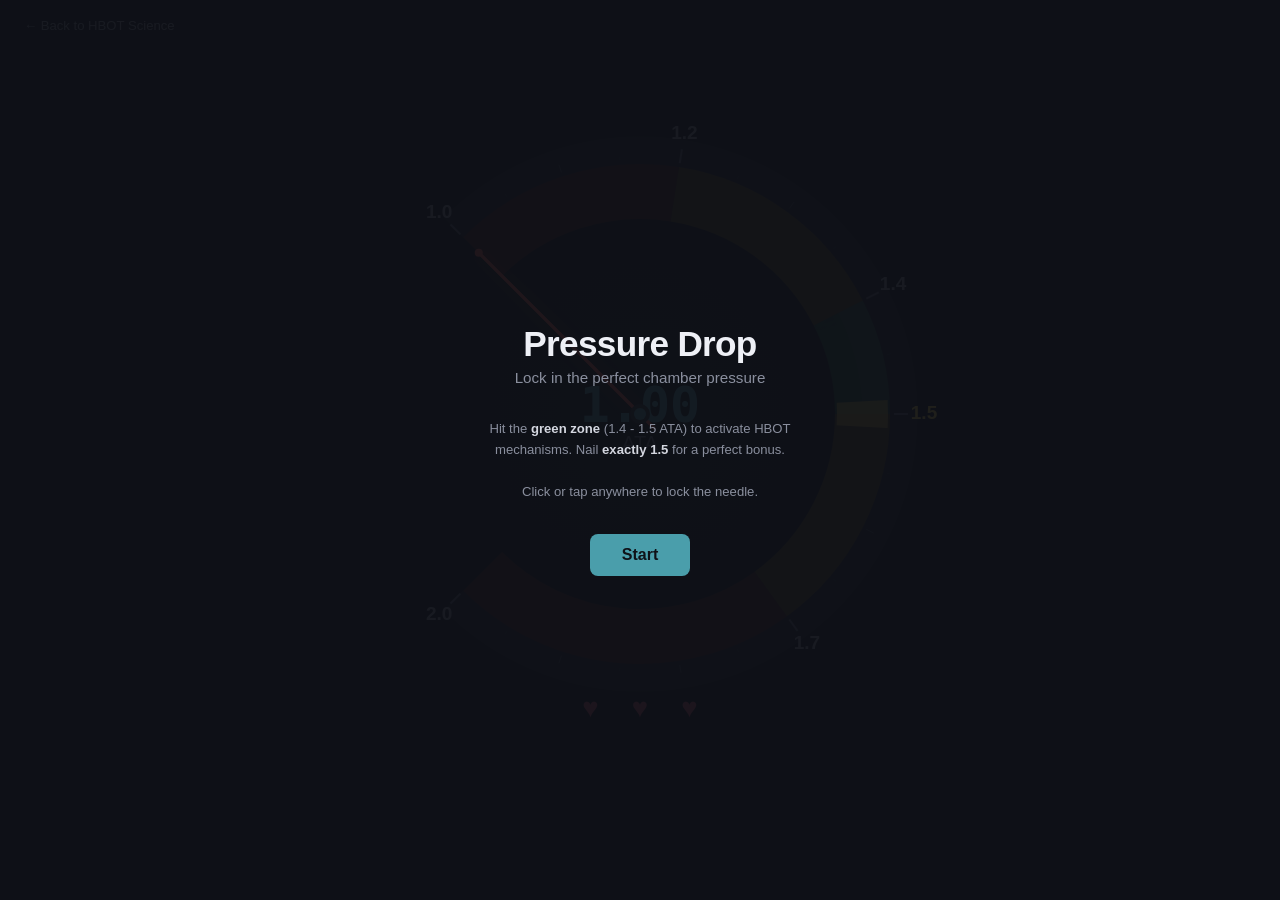
<file: games/pressure.html>
<!DOCTYPE html>
<html lang="en">
<head>
<meta charset="UTF-8">
<meta name="viewport" content="width=device-width, initial-scale=1.0, user-scalable=no">
<title>Pressure Drop - HBOT Science</title>
<style>
*, *::before, *::after { box-sizing: border-box; margin: 0; padding: 0; }

:root {
  --bg: #0f1117;
  --bg-card: #181b24;
  --text: #d4d7e0;
  --text-muted: #8a8f9e;
  --text-bright: #eef0f6;
  --accent: #4a9eab;
  --accent-dim: #3a7e8b;
  --green: #3daa6d;
  --yellow: #c4913a;
  --red: #c44a4a;
  --gold: #e8c84a;
  --border: #282c3a;
  --font: -apple-system, BlinkMacSystemFont, 'Segoe UI', Roboto, sans-serif;
  --font-mono: 'SF Mono', 'Cascadia Code', 'Fira Code', Consolas, monospace;
}

html, body {
  width: 100%; height: 100%;
  overflow: hidden;
  background: var(--bg);
  color: var(--text);
  font-family: var(--font);
  -webkit-font-smoothing: antialiased;
  touch-action: manipulation;
  user-select: none;
  -webkit-user-select: none;
}

#game-wrap {
  width: 100%; height: 100%;
  display: flex; flex-direction: column;
  align-items: center; justify-content: center;
  position: relative;
}

canvas {
  display: block;
  cursor: pointer;
}

/* HUD */
.hud {
  position: absolute; top: 0; left: 0; right: 0;
  display: flex; justify-content: space-between; align-items: flex-start;
  padding: 1rem 1.5rem;
  pointer-events: none;
  z-index: 10;
}
.hud-left, .hud-right { pointer-events: auto; }
.hud a {
  color: var(--text-muted); text-decoration: none;
  font-size: 0.82rem; font-weight: 500;
  transition: color 0.15s;
}
.hud a:hover { color: var(--accent); }

.score-display {
  font-family: var(--font-mono);
  font-size: 1.4rem; font-weight: 700;
  color: var(--accent);
  text-align: right;
}
.session-display {
  font-size: 0.75rem; color: var(--text-muted);
  text-align: right; margin-top: 0.15rem;
  font-weight: 500;
}
.difficulty-display {
  font-size: 0.65rem; color: var(--yellow);
  text-align: right; margin-top: 0.2rem;
  font-weight: 500;
  opacity: 0.7;
}

/* Mechanism toast */
.mech-toast {
  position: absolute;
  bottom: 15%;
  left: 50%; transform: translateX(-50%);
  text-align: center;
  pointer-events: none;
  z-index: 20;
  opacity: 0;
  transition: opacity 0.3s;
}
.mech-toast.visible { opacity: 1; }
.mech-toast .mech-name {
  font-size: 1.1rem; font-weight: 600;
  color: var(--green);
  font-family: var(--font-mono);
  text-shadow: 0 0 20px rgba(61, 170, 109, 0.4);
  white-space: nowrap;
}
.mech-toast .mech-fact {
  font-size: 0.78rem; color: var(--text-muted);
  margin-top: 0.3rem;
  max-width: 320px;
}

/* Game over overlay */
.overlay {
  position: absolute; inset: 0;
  background: rgba(15, 17, 23, 0.92);
  display: none; flex-direction: column;
  align-items: center; justify-content: center;
  z-index: 50;
  padding: 2rem;
  overflow-y: auto;
}
.overlay.visible { display: flex; }

.overlay h1 {
  font-size: 2rem; color: var(--text-bright);
  font-weight: 700; margin-bottom: 0.5rem;
  letter-spacing: -0.02em;
}
.overlay .final-score {
  font-family: var(--font-mono);
  font-size: 3rem; font-weight: 700;
  color: var(--accent);
  margin-bottom: 1.5rem;
}
.overlay .summary {
  text-align: center; max-width: 400px;
  margin-bottom: 2rem;
}
.overlay .summary p {
  font-size: 0.88rem; color: var(--text-muted);
  line-height: 1.6; margin-bottom: 0.5rem;
}
.overlay .summary .activated {
  font-size: 0.82rem; color: var(--text);
  line-height: 1.7; text-align: left;
  background: var(--bg-card);
  border: 1px solid var(--border);
  border-radius: 8px;
  padding: 1rem 1.25rem;
  margin-top: 1rem;
}
.overlay .summary .activated span {
  color: var(--green);
  font-weight: 600;
}

.btn {
  background: var(--accent);
  color: var(--bg); font-weight: 600;
  border: none; border-radius: 8px;
  padding: 0.75rem 2rem;
  font-size: 1rem; cursor: pointer;
  font-family: var(--font);
  transition: background 0.15s, transform 0.1s;
}
.btn:hover { background: var(--accent-dim); }
.btn:active { transform: scale(0.97); }

/* Start screen */
.start-screen {
  text-align: center;
}
.start-screen h1 {
  font-size: 2.2rem; margin-bottom: 0.3rem;
}
.start-screen .tagline {
  color: var(--text-muted); font-size: 0.95rem;
  margin-bottom: 2rem;
}
.start-screen .instructions {
  color: var(--text-muted); font-size: 0.82rem;
  line-height: 1.6; max-width: 340px;
  margin: 0 auto 2rem;
}
.start-screen .instructions strong { color: var(--text); }

@media (max-width: 500px) {
  .hud { padding: 0.75rem 1rem; }
  .score-display { font-size: 1.1rem; }
  .overlay h1 { font-size: 1.6rem; }
  .overlay .final-score { font-size: 2.2rem; }
}
</style>
</head>
<body>
<div id="game-wrap">
  <div class="hud">
    <div class="hud-left">
      <a href="../index.html">&larr; Back to HBOT Science</a>
    </div>
    <div class="hud-right" id="hud-scores" style="display:none;">
      <div class="score-display" id="score">0</div>
      <div class="session-display">Session <span id="session">1</span></div>
      <div class="difficulty-display" id="difficulty"></div>
    </div>
  </div>

  <canvas id="gauge"></canvas>

  <div class="mech-toast" id="mech-toast">
    <div class="mech-name" id="mech-name"></div>
    <div class="mech-fact" id="mech-fact"></div>
  </div>

  <!-- Start screen -->
  <div class="overlay visible" id="start-screen">
    <div class="start-screen">
      <h1>Pressure Drop</h1>
      <p class="tagline">Lock in the perfect chamber pressure</p>
      <div class="instructions">
        Hit the <strong>green zone</strong> (1.4 - 1.5 ATA) to activate HBOT mechanisms.
        Nail <strong>exactly 1.5</strong> for a perfect bonus.<br><br>
        Click or tap anywhere to lock the needle.
      </div>
      <button class="btn" id="start-btn">Start</button>
    </div>
  </div>

  <!-- Game over screen -->
  <div class="overlay" id="game-over">
    <h1>Treatment Complete</h1>
    <div class="final-score" id="final-score">0</div>
    <div class="summary" id="summary"></div>
    <button class="btn" id="restart-btn">Try Again</button>
  </div>
</div>

<script>
(function() {
  // --- Constants ---
  var ATA_MIN = 1.0, ATA_MAX = 2.0;
  var GREEN_LO = 1.4, GREEN_HI = 1.5;
  var YELLOW_LO = 1.2, YELLOW_HI = 1.7;
  var PERFECT = 1.5;
  var PERFECT_TOLERANCE = 0.012;
  var MAX_MISSES = 3;
  var TAU = Math.PI * 2;
  var START_ANGLE = -Math.PI * 0.75;
  var END_ANGLE = Math.PI * 0.75;
  var ARC_SPAN = END_ANGLE - START_ANGLE;

  // --- Mechanism data ---
  var MECHANISMS = [
    { threshold: 1.27, name: 'Stem Cells Mobilized', fact: 'Even 1.27 ATA air produces measurable stem cell release from bone marrow.' },
    { threshold: 1.4, name: 'ROS Signaling: ON', fact: '1.4 ATA produces the same ROS kinetics as 2.5 ATA clinical chambers.' },
    { threshold: 1.4, name: 'NF-kB Suppression Active', fact: 'Hyperoxia suppresses the master inflammatory transcription factor.' },
    { threshold: 1.4, name: 'HIF-1a Paradox Triggered', fact: 'Intermittent hyperoxia-normoxia cycles drive new blood vessel growth.' },
    { threshold: 1.4, name: 'Angiogenesis Initiated', fact: 'VEGF expression upregulated. New capillaries building.' },
    { threshold: 1.5, name: 'Cognitive Boost: Level 1 Evidence', fact: '2025 double-blind RCT: significant improvement at exactly 1.5 ATA.', star: true },
    { threshold: 1.5, name: 'Dissolved O2: 10x Normal', fact: 'Plasma oxygen jumps from 0.3 to 3.1 mL/dL at 1.5 ATA + 93% O2.' },
  ];

  // --- DOM ---
  var canvas = document.getElementById('gauge');
  var ctx = canvas.getContext('2d');
  var scoreEl = document.getElementById('score');
  var sessionEl = document.getElementById('session');
  var hudScores = document.getElementById('hud-scores');
  var mechToast = document.getElementById('mech-toast');
  var mechNameEl = document.getElementById('mech-name');
  var mechFactEl = document.getElementById('mech-fact');
  var startScreen = document.getElementById('start-screen');
  var gameOverScreen = document.getElementById('game-over');
  var finalScoreEl = document.getElementById('final-score');
  var summaryEl = document.getElementById('summary');

  // --- State ---
  var state = 'start'; // start, playing, locked, gameover
  var score = 0;
  var session = 0;
  var misses = 0;
  var needle1Angle = 0; // radians within arc
  var needle1Dir = 1;
  var needle1Speed = 1.2; // radians/sec
  var needle2Angle = null;
  var needle2Dir = -1;
  var needle2Speed = 0;
  var hasSecondNeedle = false;
  var greenShrink = 0;
  var wobbleAmount = 0;
  var wobbleTime = 0;
  var lockResult = null;
  var lockTimer = 0;
  var toastTimer = 0;
  var particles = [];
  var typewriterText = '';
  var typewriterIdx = 0;
  var typewriterTimer = 0;
  var glowPulse = 0;
  var gaugeSize, cx, cy, outerR, innerR;
  var activatedMechs = {};
  var totalMechsActivated = 0;
  var dpr = window.devicePixelRatio || 1;
  var lastTime = 0;
  var shakeX = 0, shakeY = 0;

  // --- Sizing ---
  function resize() {
    var w = window.innerWidth;
    var h = window.innerHeight;
    canvas.style.width = w + 'px';
    canvas.style.height = h + 'px';
    canvas.width = w * dpr;
    canvas.height = h * dpr;
    ctx.setTransform(dpr, 0, 0, dpr, 0, 0);

    gaugeSize = Math.min(w, h) * 0.72;
    if (gaugeSize > 500) gaugeSize = 500;
    cx = w / 2;
    cy = h * 0.46;
    outerR = gaugeSize / 2;
    innerR = outerR * 0.78;
  }
  window.addEventListener('resize', resize);
  resize();

  // --- Helpers ---
  function ataToAngle(ata) {
    var t = (ata - ATA_MIN) / (ATA_MAX - ATA_MIN);
    return START_ANGLE + t * ARC_SPAN;
  }

  function angleToAta(angle) {
    var t = (angle - START_ANGLE) / ARC_SPAN;
    return ATA_MIN + t * (ATA_MAX - ATA_MIN);
  }

  // --- Particle system ---
  function spawnParticles(x, y, color, count, spread) {
    for (var i = 0; i < count; i++) {
      var angle = Math.random() * TAU;
      var speed = 40 + Math.random() * spread;
      particles.push({
        x: x, y: y,
        vx: Math.cos(angle) * speed,
        vy: Math.sin(angle) * speed,
        life: 1,
        decay: 0.6 + Math.random() * 0.8,
        size: 2 + Math.random() * 4,
        color: color
      });
    }
  }

  function updateParticles(dt) {
    for (var i = particles.length - 1; i >= 0; i--) {
      var p = particles[i];
      p.x += p.vx * dt;
      p.y += p.vy * dt;
      p.vy += 60 * dt; // gravity
      p.life -= p.decay * dt;
      if (p.life <= 0) particles.splice(i, 1);
    }
  }

  function drawParticles() {
    for (var i = 0; i < particles.length; i++) {
      var p = particles[i];
      ctx.globalAlpha = p.life * 0.8;
      ctx.fillStyle = p.color;
      ctx.beginPath();
      ctx.arc(p.x, p.y, p.size * p.life, 0, TAU);
      ctx.fill();
    }
    ctx.globalAlpha = 1;
  }

  // --- Typewriter ---
  function startTypewriter(text) {
    typewriterText = text;
    typewriterIdx = 0;
    typewriterTimer = 0;
  }

  function updateTypewriter(dt) {
    if (typewriterIdx < typewriterText.length) {
      typewriterTimer += dt;
      var charsPerSec = 40;
      while (typewriterTimer > 1 / charsPerSec && typewriterIdx < typewriterText.length) {
        typewriterTimer -= 1 / charsPerSec;
        typewriterIdx++;
      }
    }
  }

  // --- Drawing ---
  function drawGauge() {
    var w = canvas.width / dpr;
    var h = canvas.height / dpr;
    ctx.clearRect(0, 0, w, h);

    // Subtle radial background glow
    var bgGrad = ctx.createRadialGradient(cx, cy, 0, cx, cy, outerR * 1.6);
    bgGrad.addColorStop(0, 'rgba(74, 158, 171, 0.03)');
    bgGrad.addColorStop(0.6, 'rgba(74, 158, 171, 0.01)');
    bgGrad.addColorStop(1, 'transparent');
    ctx.fillStyle = bgGrad;
    ctx.fillRect(0, 0, w, h);

    // Apply wobble
    ctx.save();
    ctx.translate(cx + shakeX, cy + shakeY);

    // Outer ring glow
    ctx.save();
    ctx.shadowColor = 'rgba(74, 158, 171, 0.15)';
    ctx.shadowBlur = 30;
    ctx.beginPath();
    ctx.arc(0, 0, outerR + 4, START_ANGLE, END_ANGLE);
    ctx.lineWidth = 2;
    ctx.strokeStyle = 'rgba(74, 158, 171, 0.2)';
    ctx.stroke();
    ctx.restore();

    // Background arc
    ctx.beginPath();
    ctx.arc(0, 0, outerR, START_ANGLE, END_ANGLE);
    ctx.lineWidth = outerR - innerR;
    ctx.lineCap = 'butt';
    ctx.strokeStyle = '#1a1d28';
    ctx.stroke();

    // Dynamic green zone boundaries
    var glo = GREEN_LO + greenShrink * 0.05;
    var ghi = GREEN_HI - greenShrink * 0.03;
    if (glo > ghi - 0.02) glo = ghi - 0.02;
    var ylo = YELLOW_LO;
    var yhi = YELLOW_HI;

    // Red zones
    drawArcZone(ATA_MIN, ylo, '#2e1515', 'rgba(196, 74, 74, 0.12)');
    drawArcZone(yhi, ATA_MAX, '#2e1515', 'rgba(196, 74, 74, 0.12)');

    // Yellow zones
    drawArcZone(ylo, glo, '#3a3018', 'rgba(196, 155, 58, 0.15)');
    drawArcZone(ghi, yhi, '#3a3018', 'rgba(196, 155, 58, 0.15)');

    // Green zone with pulse
    var pulse = 0.1 + Math.sin(glowPulse * 2.5) * 0.06;
    drawArcZone(glo, ghi, 'rgba(61, 170, 109, 0.25)', 'rgba(61, 170, 109,' + pulse + ')');

    // Perfect sliver (gold)
    var perfectW = PERFECT_TOLERANCE * 2;
    var pa1 = ataToAngle(PERFECT - perfectW / 2);
    var pa2 = ataToAngle(PERFECT + perfectW / 2);
    ctx.beginPath();
    ctx.arc(0, 0, (outerR + innerR) / 2, pa1, pa2);
    ctx.lineWidth = outerR - innerR - 4;
    ctx.strokeStyle = 'rgba(232, 200, 74, 0.6)';
    ctx.stroke();

    // Tick marks and labels
    drawTicks();

    // ATA label in center
    drawCenterLabel();

    // Draw needles
    drawNeedle(needle1Angle, '#e8584a', 'rgba(232, 88, 74, 0.4)');
    if (hasSecondNeedle && needle2Angle !== null) {
      drawNeedle(needle2Angle, '#5a8edb', 'rgba(90, 142, 219, 0.4)');
    }

    // Center cap
    ctx.beginPath();
    ctx.arc(0, 0, 10, 0, TAU);
    ctx.fillStyle = '#2a2d38';
    ctx.fill();
    ctx.beginPath();
    ctx.arc(0, 0, 6, 0, TAU);
    ctx.fillStyle = var_accent;
    ctx.fill();

    ctx.restore();

    // Particles (in screen space)
    drawParticles();

    // Lock result text
    if (lockResult) {
      drawLockResult();
    }

    // Misses indicator
    drawMisses();
  }

  var var_accent = '#4a9eab';

  function drawArcZone(ataLo, ataHi, fill, glow) {
    var a1 = ataToAngle(ataLo);
    var a2 = ataToAngle(ataHi);
    ctx.beginPath();
    ctx.arc(0, 0, (outerR + innerR) / 2, a1, a2);
    ctx.lineWidth = outerR - innerR;
    ctx.lineCap = 'butt';
    ctx.strokeStyle = fill;
    ctx.stroke();
    if (glow) {
      ctx.save();
      ctx.shadowColor = glow;
      ctx.shadowBlur = 20;
      ctx.beginPath();
      ctx.arc(0, 0, (outerR + innerR) / 2, a1, a2);
      ctx.lineWidth = outerR - innerR;
      ctx.strokeStyle = glow;
      ctx.stroke();
      ctx.restore();
    }
  }

  function drawTicks() {
    var tickAtas = [1.0, 1.1, 1.2, 1.3, 1.4, 1.5, 1.6, 1.7, 1.8, 1.9, 2.0];
    // Labels at these values
    var labelAtas = { '1.0': 1, '1.2': 1, '1.4': 1, '1.5': 1, '1.7': 1, '2.0': 1 };
    for (var i = 0; i < tickAtas.length; i++) {
      var ata = tickAtas[i];
      var angle = ataToAngle(ata);
      var hasLabel = labelAtas[ata.toFixed(1)];
      var major = hasLabel;
      var tickLen = major ? 14 : 8;
      var r1 = outerR + 4;
      var r2 = r1 + tickLen;
      ctx.beginPath();
      ctx.moveTo(Math.cos(angle) * r1, Math.sin(angle) * r1);
      ctx.lineTo(Math.cos(angle) * r2, Math.sin(angle) * r2);
      ctx.lineWidth = major ? 2 : 1;
      ctx.strokeStyle = major ? '#5a5e6e' : '#3a3e4e';
      ctx.stroke();

      if (hasLabel) {
        var lr = r2 + 16;
        ctx.fillStyle = ata === 1.5 ? '#e8c84a' : '#8a8f9e';
        ctx.font = (ata === 1.5 ? '700 ' : '600 ') + (gaugeSize * 0.038) + 'px ' + var_font;
        ctx.textAlign = 'center';
        ctx.textBaseline = 'middle';
        ctx.fillText(ata.toFixed(1), Math.cos(angle) * lr, Math.sin(angle) * lr);
      }
    }
    // Minor ticks at 0.05 intervals
    for (var j = 0; j <= 20; j++) {
      var ata2 = 1.0 + j * 0.05;
      if (Math.round(ata2 * 10) % 1 === 0 && Math.round(ata2 * 100) % 10 !== 0) {
        var a2 = ataToAngle(ata2);
        var mr1 = outerR + 4;
        var mr2 = mr1 + 4;
        ctx.beginPath();
        ctx.moveTo(Math.cos(a2) * mr1, Math.sin(a2) * mr1);
        ctx.lineTo(Math.cos(a2) * mr2, Math.sin(a2) * mr2);
        ctx.lineWidth = 0.5;
        ctx.strokeStyle = '#2a2e3e';
        ctx.stroke();
      }
    }
  }

  var var_font = "-apple-system, BlinkMacSystemFont, 'Segoe UI', Roboto, sans-serif";
  var var_mono = "'SF Mono', 'Cascadia Code', 'Fira Code', Consolas, monospace";

  function drawCenterLabel() {
    var ata1 = angleToAta(needle1Angle + START_ANGLE);
    ctx.font = '700 ' + (gaugeSize * 0.1) + 'px ' + var_mono;
    ctx.textAlign = 'center';
    ctx.textBaseline = 'middle';
    ctx.fillStyle = var_accent;
    ctx.fillText(ata1.toFixed(2), 0, -5);
    ctx.font = '500 ' + (gaugeSize * 0.04) + 'px ' + var_font;
    ctx.fillStyle = '#6a6e7e';
    ctx.fillText('ATA', 0, gaugeSize * 0.06);
  }

  function drawNeedle(angleOffset, color, glowColor) {
    var angle = START_ANGLE + angleOffset;
    var needleLen = innerR + (outerR - innerR) * 0.6;
    var tailLen = 20;
    var nx = Math.cos(angle);
    var ny = Math.sin(angle);

    // Glow trail
    ctx.save();
    ctx.shadowColor = glowColor;
    ctx.shadowBlur = 14;
    ctx.beginPath();
    ctx.moveTo(-nx * tailLen, -ny * tailLen);
    ctx.lineTo(nx * needleLen, ny * needleLen);
    ctx.lineWidth = 3;
    ctx.strokeStyle = color;
    ctx.lineCap = 'round';
    ctx.stroke();
    ctx.restore();

    // Needle body
    ctx.beginPath();
    ctx.moveTo(-nx * tailLen, -ny * tailLen);
    ctx.lineTo(nx * needleLen, ny * needleLen);
    ctx.lineWidth = 3;
    ctx.strokeStyle = color;
    ctx.lineCap = 'round';
    ctx.stroke();

    // Tip
    ctx.beginPath();
    ctx.arc(nx * needleLen, ny * needleLen, 4, 0, TAU);
    ctx.fillStyle = color;
    ctx.fill();
  }

  function drawLockResult() {
    if (!lockResult) return;
    var alpha = Math.min(1, lockTimer * 3);
    if (lockTimer > 1.5) alpha = Math.max(0, 1 - (lockTimer - 1.5) * 2);

    var w = canvas.width / dpr;
    var yPos = cy - outerR - 50;

    ctx.save();
    ctx.globalAlpha = alpha;
    ctx.textAlign = 'center';
    ctx.textBaseline = 'middle';

    if (lockResult.type === 'perfect') {
      ctx.font = '800 ' + (gaugeSize * 0.12) + 'px ' + var_font;
      ctx.fillStyle = '#e8c84a';
      ctx.shadowColor = 'rgba(232, 200, 74, 0.6)';
      ctx.shadowBlur = 30;
      ctx.fillText('PERFECT!', cx, yPos);
    } else if (lockResult.type === 'green') {
      ctx.font = '700 ' + (gaugeSize * 0.09) + 'px ' + var_font;
      ctx.fillStyle = '#3daa6d';
      ctx.shadowColor = 'rgba(61, 170, 109, 0.4)';
      ctx.shadowBlur = 20;
      ctx.fillText('Good!', cx, yPos);
    } else if (lockResult.type === 'yellow') {
      ctx.font = '600 ' + (gaugeSize * 0.07) + 'px ' + var_font;
      ctx.fillStyle = '#c4913a';
      ctx.fillText('Partial', cx, yPos);
    } else {
      ctx.font = '600 ' + (gaugeSize * 0.07) + 'px ' + var_font;
      ctx.fillStyle = '#c44a4a';
      ctx.fillText('Miss!', cx, yPos);
    }

    // Points
    if (lockResult.points !== 0) {
      ctx.font = '700 ' + (gaugeSize * 0.055) + 'px ' + var_mono;
      ctx.fillStyle = lockResult.points > 0 ? '#4a9eab' : '#c44a4a';
      ctx.shadowColor = 'transparent';
      ctx.fillText((lockResult.points > 0 ? '+' : '') + lockResult.points, cx, yPos + gaugeSize * 0.1);
    }

    ctx.restore();
  }

  function drawMisses() {
    var y = cy + outerR + 45;
    var heartSize = gaugeSize * 0.055;
    var spacing = heartSize * 1.8;
    var startX = cx - (MAX_MISSES - 1) * spacing / 2;

    for (var i = 0; i < MAX_MISSES; i++) {
      var hx = startX + i * spacing;
      var alive = i < (MAX_MISSES - misses);
      ctx.font = heartSize + 'px ' + var_font;
      ctx.textAlign = 'center';
      ctx.textBaseline = 'middle';
      if (alive) {
        ctx.fillStyle = misses >= 2 ? '#c44a4a' : '#c44a6a';
        ctx.fillText('\u2665', hx, y);
      } else {
        ctx.fillStyle = '#2a2d38';
        ctx.fillText('\u2665', hx, y);
      }
    }
  }

  // --- Game Logic ---
  function startGame() {
    state = 'playing';
    score = 0;
    session = 0;
    misses = 0;
    needle1Angle = 0;
    needle1Dir = 1;
    needle1Speed = 1.2;
    needle2Angle = null;
    hasSecondNeedle = false;
    greenShrink = 0;
    wobbleAmount = 0;
    lockResult = null;
    particles = [];
    activatedMechs = {};
    totalMechsActivated = 0;
    nextRound();
    hudScores.style.display = 'block';
    startScreen.classList.remove('visible');
    gameOverScreen.classList.remove('visible');
    updateHUD();
  }

  function nextRound() {
    session++;
    lockResult = null;
    lockTimer = 0;
    toastTimer = 0;
    mechToast.classList.remove('visible');

    // Randomize starting position each round
    needle1Angle = Math.random() * ARC_SPAN;

    // Speed ramps
    needle1Speed = 1.2 + (session - 1) * 0.12;
    if (needle1Speed > 5) needle1Speed = 5;

    // Round 5+: random direction reversal
    if (session >= 5 && Math.random() < 0.4) {
      needle1Dir *= -1;
    }

    // Round 10+: second needle
    if (session >= 10) {
      hasSecondNeedle = true;
      needle2Angle = ARC_SPAN * 0.7;
      needle2Dir = -needle1Dir;
      needle2Speed = needle1Speed * 0.8;
    } else {
      hasSecondNeedle = false;
      needle2Angle = null;
    }

    // Round 15+: green zone shrinks
    if (session >= 15) {
      greenShrink = Math.min((session - 14) * 0.3, 1.5);
    }

    // Round 20+: wobble
    if (session >= 20) {
      wobbleAmount = Math.min((session - 19) * 0.5, 3);
    }

    state = 'playing';
    updateHUD();
  }

  function lockNeedle() {
    if (state !== 'playing') return;
    state = 'locked';
    lockTimer = 0;
    toastTimer = 0;

    var ata1 = angleToAta(needle1Angle + START_ANGLE);
    var glo = GREEN_LO + greenShrink * 0.05;
    var ghi = GREEN_HI - greenShrink * 0.03;
    if (glo > ghi - 0.02) glo = ghi - 0.02;

    var result, points;
    var isPerfect = Math.abs(ata1 - PERFECT) < PERFECT_TOLERANCE;
    var isGreen = ata1 >= glo && ata1 <= ghi;
    var isYellow = (ata1 >= YELLOW_LO && ata1 < glo) || (ata1 > ghi && ata1 <= YELLOW_HI);

    // Second needle check
    var n2ok = true;
    if (hasSecondNeedle && needle2Angle !== null) {
      var ata2 = angleToAta(needle2Angle + START_ANGLE);
      var n2green = ata2 >= glo && ata2 <= ghi;
      var n2yellow = (ata2 >= YELLOW_LO && ata2 < glo) || (ata2 > ghi && ata2 <= YELLOW_HI);
      if (!n2green && !n2yellow) n2ok = false;
      if (!n2green) isGreen = false; // both must be green for green
    }

    if (isPerfect && n2ok) {
      result = 'perfect';
      points = 150 + session * 10;
      spawnParticles(cx, cy - outerR - 30, '#e8c84a', 50, 180);
      spawnParticles(cx, cy - outerR - 30, '#fff', 20, 120);
      flashAlpha = 0.15;
      flashColor = '#e8c84a';
    } else if (isGreen && n2ok) {
      result = 'green';
      points = 100 + session * 5;
      spawnParticles(cx, cy - outerR - 30, '#3daa6d', 20, 100);
      flashAlpha = 0.08;
      flashColor = '#3daa6d';
    } else if (isYellow || (isGreen && !n2ok)) {
      result = 'yellow';
      points = 30;
    } else {
      result = 'red';
      points = -25;
      misses++;
    }

    score += points;
    if (score < 0) score = 0;
    lockResult = { type: result, points: points, ata: ata1 };

    // Activate mechanisms
    if (result !== 'red') {
      var activated = [];
      for (var i = 0; i < MECHANISMS.length; i++) {
        if (ata1 >= MECHANISMS[i].threshold) {
          if (!activatedMechs[MECHANISMS[i].name]) {
            activatedMechs[MECHANISMS[i].name] = true;
          }
          activated.push(MECHANISMS[i]);
          totalMechsActivated++;
        }
      }
      // Show a random activated mechanism
      if (activated.length > 0) {
        var mech = activated[Math.floor(Math.random() * activated.length)];
        showMechToast(mech);
      }
    }

    updateHUD();
  }

  function showMechToast(mech) {
    mechNameEl.textContent = '';
    mechFactEl.textContent = '';
    startTypewriter(mech.name);
    mechFactEl.textContent = mech.fact;
    if (mech.star) {
      mechNameEl.style.color = '#e8c84a';
    } else {
      mechNameEl.style.color = '#3daa6d';
    }
    mechToast.classList.add('visible');
  }

  var difficultyEl = document.getElementById('difficulty');

  function updateHUD() {
    scoreEl.textContent = score;
    sessionEl.textContent = session;
    var mods = [];
    if (session >= 5) mods.push('reversals');
    if (session >= 10) mods.push('dual needle');
    if (session >= 15) mods.push('narrow zone');
    if (session >= 20) mods.push('wobble');
    difficultyEl.textContent = mods.length > 0 ? mods.join(' + ') : '';
  }

  function showGameOver() {
    state = 'gameover';
    finalScoreEl.textContent = score;

    var mechNames = Object.keys(activatedMechs);
    var html = '<p>You activated <strong style="color:#4a9eab;">' + mechNames.length + ' mechanisms</strong> across <strong style="color:#4a9eab;">' + (session) + ' sessions</strong>.</p>';

    if (mechNames.length > 0) {
      html += '<div class="activated">';
      for (var i = 0; i < mechNames.length; i++) {
        html += '<span>' + mechNames[i] + '</span><br>';
      }
      html += '</div>';
    }

    html += '<p style="margin-top:1rem; font-size:0.78rem;">Each pressure threshold activates real HBOT mechanisms. At 1.5 ATA with 93% O2, plasma oxygen increases 10x, driving stem cell release, ROS signaling, inflammation suppression, angiogenesis, and cognitive improvement backed by Level 1 evidence.</p>';

    summaryEl.innerHTML = html;
    gameOverScreen.classList.add('visible');
    mechToast.classList.remove('visible');
  }

  // --- Game Loop ---
  function tick(ts) {
    if (!lastTime) lastTime = ts;
    var rawDt = (ts - lastTime) / 1000;
    lastTime = ts;
    // Cap dt for physics (needle movement) but allow locked/gameover states to advance freely
    var dt = state === 'playing' ? Math.min(rawDt, 0.05) : Math.min(rawDt, 1.0);

    glowPulse += dt;
    updateParticles(dt);
    updateTypewriter(dt);

    // Update typewriter display
    if (typewriterIdx > 0) {
      mechNameEl.textContent = typewriterText.substring(0, typewriterIdx);
    }

    if (state === 'playing') {
      // Move needles
      needle1Angle += needle1Dir * needle1Speed * dt;

      // Bounce off ends
      if (needle1Angle <= 0) { needle1Angle = 0; needle1Dir = 1; }
      if (needle1Angle >= ARC_SPAN) { needle1Angle = ARC_SPAN; needle1Dir = -1; }

      if (hasSecondNeedle && needle2Angle !== null) {
        needle2Angle += needle2Dir * needle2Speed * dt;
        if (needle2Angle <= 0) { needle2Angle = 0; needle2Dir = 1; }
        if (needle2Angle >= ARC_SPAN) { needle2Angle = ARC_SPAN; needle2Dir = -1; }
      }

      // Wobble
      if (wobbleAmount > 0) {
        wobbleTime += dt * 5;
        shakeX = Math.sin(wobbleTime * 3.7) * wobbleAmount;
        shakeY = Math.cos(wobbleTime * 2.3) * wobbleAmount;
      } else {
        shakeX = 0; shakeY = 0;
      }
    }

    if (state === 'locked') {
      lockTimer += dt;
      toastTimer += dt;

      // Wobble calms down
      if (wobbleAmount > 0) {
        wobbleTime += dt * 2;
        var wobbleFade = Math.max(0, 1 - lockTimer * 2);
        shakeX = Math.sin(wobbleTime * 3.7) * wobbleAmount * wobbleFade;
        shakeY = Math.cos(wobbleTime * 2.3) * wobbleAmount * wobbleFade;
      }

      // Fade toast after a bit
      if (toastTimer > 2.2) {
        mechToast.classList.remove('visible');
      }

      // Next round or game over
      if (lockTimer > 2.5) {
        if (misses >= MAX_MISSES) {
          showGameOver();
        } else {
          nextRound();
        }
      }
    }

    drawGauge();

    // Screen flash effect
    if (flashAlpha > 0) {
      ctx.globalAlpha = flashAlpha;
      ctx.fillStyle = flashColor;
      ctx.fillRect(0, 0, canvas.width / dpr, canvas.height / dpr);
      ctx.globalAlpha = 1;
      flashAlpha -= dt * 3;
      if (flashAlpha < 0) flashAlpha = 0;
    }

    requestAnimationFrame(tick);
  }

  var flashAlpha = 0;
  var flashColor = '#3daa6d';

  // --- Input ---
  function handleInput(e) {
    e.preventDefault();
    if (state === 'playing') {
      lockNeedle();
    }
  }

  canvas.addEventListener('click', handleInput);
  canvas.addEventListener('touchstart', handleInput, { passive: false });

  document.getElementById('start-btn').addEventListener('click', function(e) {
    e.stopPropagation();
    startGame();
  });

  document.getElementById('restart-btn').addEventListener('click', function(e) {
    e.stopPropagation();
    startGame();
  });

  // Prevent touch on buttons from triggering canvas
  document.querySelectorAll('.btn').forEach(function(b) {
    b.addEventListener('touchstart', function(e) { e.stopPropagation(); });
  });

  // Keyboard
  document.addEventListener('keydown', function(e) {
    if (e.code === 'Space' || e.code === 'Enter') {
      e.preventDefault();
      if (state === 'start') startGame();
      else if (state === 'playing') lockNeedle();
      else if (state === 'gameover') startGame();
    }
  });

  // --- Boot ---
  requestAnimationFrame(tick);
})();
</script>
</body>
</html>
</file>
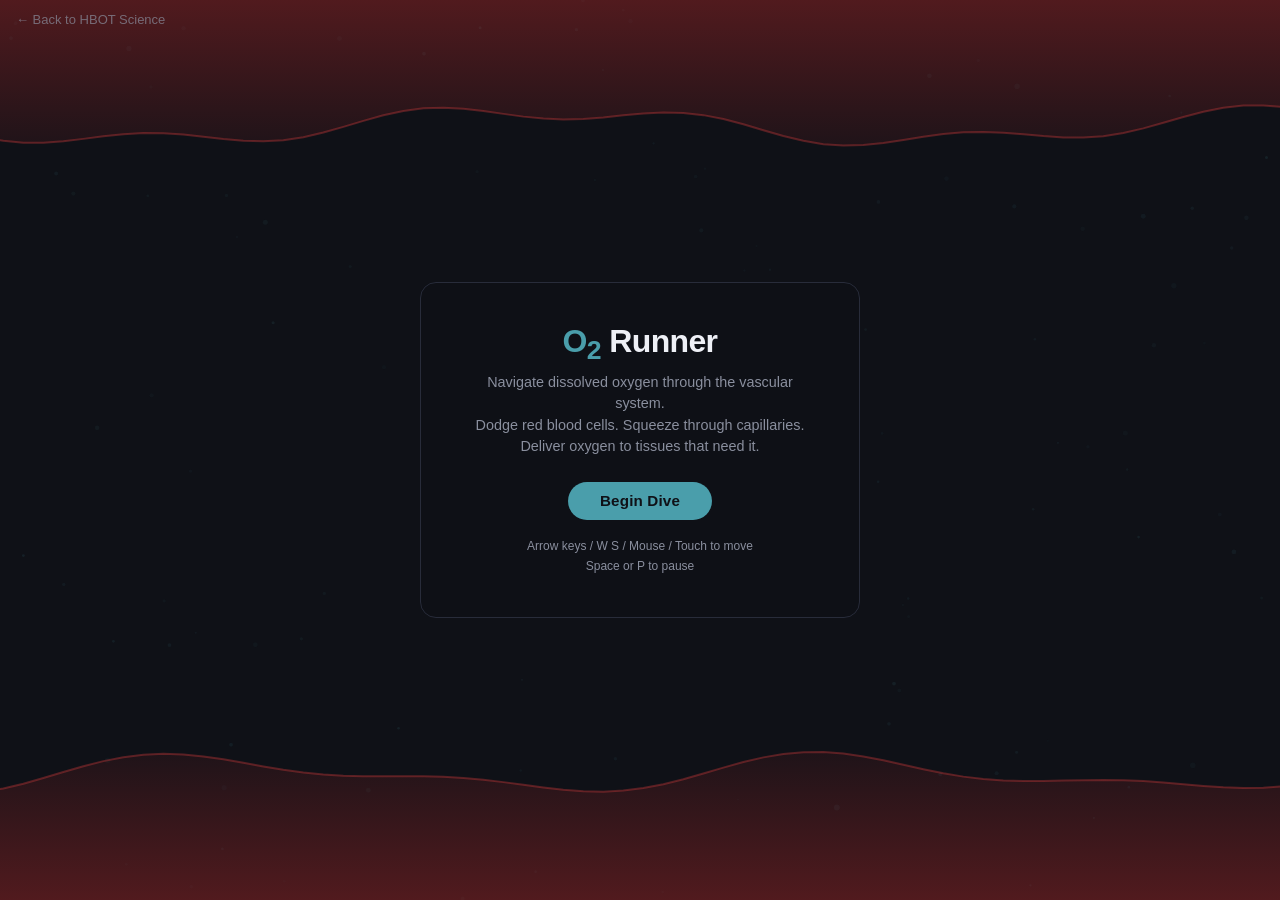
<file: games/runner.html>
<!DOCTYPE html>
<html lang="en">
<head>
<meta charset="UTF-8">
<meta name="viewport" content="width=device-width, initial-scale=1.0, user-scalable=no">
<title>O2 Runner — HBOT Science</title>
<style>
*, *::before, *::after { box-sizing: border-box; margin: 0; padding: 0; }

:root {
  --bg: #0f1117;
  --bg-card: #181b24;
  --text: #d4d7e0;
  --text-muted: #8a8f9e;
  --text-bright: #eef0f6;
  --accent: #4a9eab;
  --font: -apple-system, BlinkMacSystemFont, 'Segoe UI', Roboto, sans-serif;
  --font-mono: 'SF Mono', 'Cascadia Code', 'Fira Code', monospace;
}

html, body {
  height: 100%;
  overflow: hidden;
  background: var(--bg);
  color: var(--text);
  font-family: var(--font);
  -webkit-font-smoothing: antialiased;
  touch-action: none;
}

#game-wrap {
  position: relative;
  width: 100vw;
  height: 100vh;
  display: flex;
  align-items: center;
  justify-content: center;
}

canvas {
  display: block;
  image-rendering: auto;
}

.back-link {
  position: fixed;
  top: 12px;
  left: 16px;
  z-index: 20;
  color: var(--text-muted);
  font-size: 13px;
  text-decoration: none;
  font-weight: 500;
  opacity: 0.7;
  transition: opacity 0.2s;
}
.back-link:hover { opacity: 1; color: var(--accent); }

#overlay {
  position: absolute;
  inset: 0;
  display: flex;
  flex-direction: column;
  align-items: center;
  justify-content: center;
  z-index: 10;
  pointer-events: none;
}

#overlay.active { pointer-events: auto; }

#overlay .panel {
  background: rgba(15, 17, 23, 0.92);
  backdrop-filter: blur(16px);
  -webkit-backdrop-filter: blur(16px);
  border: 1px solid #282c3a;
  border-radius: 16px;
  padding: 2.5rem 3rem;
  text-align: center;
  max-width: 440px;
  opacity: 0;
  transform: scale(0.95);
  transition: opacity 0.4s, transform 0.4s;
}

#overlay.active .panel { opacity: 1; transform: scale(1); }

#overlay h1 {
  font-size: 2rem;
  color: var(--text-bright);
  letter-spacing: -0.02em;
  margin-bottom: 0.3rem;
}

#overlay .o2 {
  color: var(--accent);
}

#overlay .sub {
  color: var(--text-muted);
  font-size: 0.9rem;
  margin-bottom: 1.5rem;
  line-height: 1.5;
}

#overlay .score-line {
  font-family: var(--font-mono);
  font-size: 1.6rem;
  color: var(--accent);
  margin-bottom: 0.4rem;
}

#overlay .tissue-line {
  color: var(--text-muted);
  font-size: 0.85rem;
  margin-bottom: 1.5rem;
}

#overlay .btn {
  display: inline-block;
  background: var(--accent);
  color: #0f1117;
  font-family: var(--font);
  font-size: 0.95rem;
  font-weight: 600;
  padding: 0.65rem 2rem;
  border-radius: 999px;
  border: none;
  cursor: pointer;
  transition: transform 0.15s, box-shadow 0.15s;
  letter-spacing: 0.01em;
}
.btn:hover { transform: scale(1.04); box-shadow: 0 0 20px rgba(74,158,171,0.3); }
.btn:active { transform: scale(0.97); }

#overlay .controls {
  color: var(--text-muted);
  font-size: 0.75rem;
  margin-top: 1rem;
  line-height: 1.7;
}

#overlay .milestone {
  position: absolute;
  top: 50%;
  left: 50%;
  transform: translate(-50%, -50%);
  text-align: center;
  opacity: 0;
  transition: opacity 0.6s;
  pointer-events: none;
}
#overlay .milestone.show { opacity: 1; }
#overlay .milestone h2 {
  font-size: 1.3rem;
  color: var(--text-bright);
  margin-bottom: 0.3rem;
}
#overlay .milestone p {
  color: var(--accent);
  font-size: 0.85rem;
}
</style>
</head>
<body>

<a class="back-link" href="../index.html">&larr; Back to HBOT Science</a>

<div id="game-wrap">
  <canvas id="c"></canvas>
  <div id="overlay" class="active">
    <div class="panel" id="panel-start">
      <h1><span class="o2">O<sub>2</sub></span> Runner</h1>
      <p class="sub">Navigate dissolved oxygen through the vascular system.<br>Dodge red blood cells. Squeeze through capillaries.<br>Deliver oxygen to tissues that need it.</p>
      <button class="btn" id="btn-start">Begin Dive</button>
      <div class="controls">
        Arrow keys / W S / Mouse / Touch to move<br>
        Space or P to pause
      </div>
    </div>
    <div class="panel" id="panel-dead" style="display:none">
      <h1>Absorbed</h1>
      <div class="score-line" id="final-score">0 m</div>
      <div class="tissue-line" id="final-tissue"></div>
      <button class="btn" id="btn-retry">Try Again</button>
      <div class="controls" id="final-mechanism"></div>
    </div>
    <div class="milestone" id="milestone-msg">
      <h2 id="ms-title"></h2>
      <p id="ms-desc"></p>
    </div>
  </div>
</div>

<script>
(function() {
'use strict';

// ── Canvas setup ──
const canvas = document.getElementById('c');
const ctx = canvas.getContext('2d');
const overlay = document.getElementById('overlay');
const panelStart = document.getElementById('panel-start');
const panelDead = document.getElementById('panel-dead');
const msMsg = document.getElementById('milestone-msg');
const msTitle = document.getElementById('ms-title');
const msDesc = document.getElementById('ms-desc');

let W, H;
function resize() {
  W = window.innerWidth;
  H = window.innerHeight;
  canvas.width = W;
  canvas.height = H;
}
resize();
window.addEventListener('resize', resize);

// ── State ──
const STATE = { MENU: 0, PLAYING: 1, PAUSED: 2, DEAD: 3 };
let state = STATE.MENU;
let distance = 0;
let health = 100;
let speed = 3;
let baseSpeed = 3;
let playerY = 0;
let playerTargetY = 0;
let playerX = 0;
let invincible = 0;
let boostTimer = 0;
let frame = 0;
let lastTime = 0;
let dt = 0;
let shakeX = 0, shakeY = 0;
let shakeTimer = 0;

// Input
let inputUp = false, inputDown = false;
let mouseY = -1;
let touchActive = false;

// Trail
const trail = [];
const MAX_TRAIL = 28;

// Obstacles & power-ups
let obstacles = [];
let powerups = [];
let particles = [];
let wallSegments = [];
let bgLayers = [];

// Vessel parameters
let wallTop = 0;
let wallBot = 0;
let wallTargetTop = 0;
let wallTargetBot = 0;

// Milestones
const ZONES = [
  { dist: 0,    name: 'Large Artery',       desc: 'Wide open. Easy breathing.',                    wallPct: 0.28, color: [180, 40, 40] },
  { dist: 500,  name: 'Smaller Vessels',     desc: 'Narrowing. Watch for red blood cells.',         wallPct: 0.32, color: [160, 45, 50] },
  { dist: 1000, name: 'Capillary Bed',       desc: 'Tight quarters. Squeeze through.',              wallPct: 0.38, color: [140, 50, 55] },
  { dist: 1500, name: 'Brain Vasculature',   desc: 'NF-kB suppression reducing neuroinflammation.', wallPct: 0.36, color: [130, 45, 65] },
  { dist: 2000, name: 'Damaged Tissue Zone', desc: 'HIF-1a activated. Angiogenesis triggered.',     wallPct: 0.34, color: [120, 55, 70] },
];

const MECHANISMS = [
  { dist: 500,  text: 'ROS Signaling active — antioxidant enzymes upregulating' },
  { dist: 1000, text: 'Stem cells mobilizing from bone marrow — CD34+ cells in circulation' },
  { dist: 1500, text: 'NF-kB suppression — inflammatory cytokines decreasing' },
  { dist: 2000, text: 'HIF-1a paradox triggered — VEGF driving new vessel growth' },
  { dist: 2500, text: 'Telomere protection pathways engaging' },
];

let currentZone = 0;
let shownMilestones = new Set();
let milestoneTimer = 0;

// ── Helpers ──
function lerp(a, b, t) { return a + (b - a) * t; }
function clamp(v, lo, hi) { return Math.max(lo, Math.min(hi, v)); }
function rand(lo, hi) { return lo + Math.random() * (hi - lo); }
function randInt(lo, hi) { return Math.floor(rand(lo, hi + 1)); }

function getZone() {
  for (let i = ZONES.length - 1; i >= 0; i--) {
    if (distance >= ZONES[i].dist) return i;
  }
  return 0;
}

function getZoneColor() {
  const z = ZONES[getZone()];
  return z.color;
}

// ── Wall generation ──
function initWalls() {
  wallSegments = [];
  const zone = ZONES[0];
  wallTop = H * (zone.wallPct * 0.5);
  wallBot = H - wallTop;
  wallTargetTop = wallTop;
  wallTargetBot = wallBot;
  for (let x = 0; x < W + 200; x += 20) {
    wallSegments.push({
      x: x,
      topY: wallTop + Math.sin(x * 0.008) * 15 + Math.sin(x * 0.023) * 8,
      botY: wallBot + Math.sin(x * 0.01 + 2) * 15 + Math.sin(x * 0.019 + 1) * 8,
    });
  }
}

function updateWalls() {
  const zi = getZone();
  const zone = ZONES[zi];
  const targetTop = H * (zone.wallPct * 0.5);
  const targetBot = H - targetTop;
  wallTargetTop = lerp(wallTargetTop, targetTop, 0.002);
  wallTargetBot = lerp(wallTargetBot, targetBot, 0.002);
  wallTop = wallTargetTop;
  wallBot = wallTargetBot;

  // Scroll walls left
  const spd = speed * 60 * dt;
  for (let s of wallSegments) { s.x -= spd; }

  // Remove segments that went off-screen, add new ones
  while (wallSegments.length > 0 && wallSegments[0].x < -40) {
    wallSegments.shift();
  }
  while (wallSegments.length === 0 || wallSegments[wallSegments.length - 1].x < W + 200) {
    const lastX = wallSegments.length > 0 ? wallSegments[wallSegments.length - 1].x : 0;
    const nx = lastX + 20;
    const phase = (distance * 2 + nx) * 0.01;
    wallSegments.push({
      x: nx,
      topY: wallTop + Math.sin(phase * 0.8) * 18 + Math.sin(phase * 2.3) * 10 + Math.sin(phase * 0.3) * 6,
      botY: wallBot + Math.sin(phase * 1.0 + 2) * 18 + Math.sin(phase * 1.9 + 1) * 10 + Math.sin(phase * 0.4 + 3) * 6,
    });
  }
}

// ── BG layers (parallax) ──
function initBG() {
  bgLayers = [];
  for (let layer = 0; layer < 3; layer++) {
    const dots = [];
    for (let i = 0; i < 40; i++) {
      dots.push({
        x: rand(0, W),
        y: rand(0, H),
        r: rand(1, 3 - layer * 0.5),
        a: rand(0.03, 0.08 + layer * 0.02),
      });
    }
    bgLayers.push({ speed: 0.3 + layer * 0.3, dots });
  }
}

function updateBG() {
  const spd = speed * 60 * dt;
  for (let layer of bgLayers) {
    for (let d of layer.dots) {
      d.x -= spd * layer.speed * 0.3;
      if (d.x < -10) { d.x = W + 10; d.y = rand(0, H); }
    }
  }
}

function drawBG() {
  for (let layer of bgLayers) {
    for (let d of layer.dots) {
      ctx.beginPath();
      ctx.arc(d.x, d.y, d.r, 0, Math.PI * 2);
      ctx.fillStyle = `rgba(74, 158, 171, ${d.a})`;
      ctx.fill();
    }
  }
}

// ── Obstacle spawn ──
let spawnTimer = 0;
let narrowTimer = 0;
let inflameTimer = 0;

function spawnObstacle() {
  const zi = getZone();
  const playTop = wallTop + 30;
  const playBot = wallBot - 30;

  const roll = Math.random();

  if (roll < 0.45) {
    // Red blood cell
    const r = rand(22, 38 + zi * 3);
    obstacles.push({
      type: 'rbc',
      x: W + r + 20,
      y: rand(playTop + r, playBot - r),
      r: r,
      vx: rand(-0.5, 0.5),
      vy: rand(-0.3, 0.3),
      rotation: rand(0, Math.PI * 2),
      rotSpeed: rand(-0.02, 0.02),
    });
  } else if (roll < 0.65) {
    // Blood clot
    const r = rand(30, 50);
    obstacles.push({
      type: 'clot',
      x: W + r + 20,
      y: rand(playTop + r, playBot - r),
      r: r,
      blobs: Array.from({length: randInt(4, 7)}, () => ({
        ox: rand(-r * 0.5, r * 0.5),
        oy: rand(-r * 0.5, r * 0.5),
        r: rand(r * 0.3, r * 0.6),
      })),
    });
  } else if (roll < 0.8 && zi >= 1) {
    // Narrow section (capillary squeeze)
    const squeeze = rand(0.12, 0.22 + zi * 0.03);
    const gapCenter = rand(playTop + 60, playBot - 60);
    const gapHalf = rand(35, 55 - zi * 4);
    obstacles.push({
      type: 'narrow',
      x: W + 20,
      width: rand(120, 200),
      gapCenter: gapCenter,
      gapHalf: Math.max(gapHalf, 24),
      passed: false,
    });
  } else if (zi >= 3) {
    // Inflammation zone
    const playH = playBot - playTop;
    obstacles.push({
      type: 'inflame',
      x: W + 20,
      y: rand(playTop, playBot),
      w: rand(100, 200),
      h: rand(60, 120),
      pulse: 0,
    });
  } else {
    // Default: another RBC
    const r = rand(20, 35);
    obstacles.push({
      type: 'rbc',
      x: W + r + 20,
      y: rand(playTop + r, playBot - r),
      r: r,
      vx: rand(-0.5, 0.5),
      vy: rand(-0.3, 0.3),
      rotation: rand(0, Math.PI * 2),
      rotSpeed: rand(-0.02, 0.02),
    });
  }
}

// ── Power-up spawn ──
let puTimer = 0;

function spawnPowerup() {
  const playTop = wallTop + 40;
  const playBot = wallBot - 40;
  const types = ['boost', 'vegf', 'hif', 'heal'];
  const weights = [0.3, 0.25, 0.2, 0.25];
  let r = Math.random(), acc = 0, type = 'boost';
  for (let i = 0; i < types.length; i++) {
    acc += weights[i];
    if (r < acc) { type = types[i]; break; }
  }
  powerups.push({
    type: type,
    x: W + 20,
    y: rand(playTop, playBot),
    r: 12,
    pulse: rand(0, Math.PI * 2),
    active: true,
  });
}

// ── Particles ──
function emitParticle(x, y, color, count, spread) {
  for (let i = 0; i < count; i++) {
    particles.push({
      x: x, y: y,
      vx: rand(-spread, spread),
      vy: rand(-spread, spread),
      life: 1,
      decay: rand(0.015, 0.04),
      r: rand(2, 5),
      color: color,
    });
  }
}

// ── Player ──
function initPlayer() {
  playerX = W * 0.15;
  playerY = H * 0.5;
  playerTargetY = playerY;
  health = 100;
  invincible = 0;
  boostTimer = 0;
  trail.length = 0;
}

function updatePlayer() {
  const playTop = getWallTopAt(playerX) + 14;
  const playBot = getWallBotAt(playerX) - 14;

  // Input
  if (touchActive || mouseY >= 0) {
    playerTargetY = mouseY;
  } else {
    const moveSpeed = 400 * dt;
    if (inputUp) playerTargetY -= moveSpeed;
    if (inputDown) playerTargetY += moveSpeed;
  }

  playerTargetY = clamp(playerTargetY, playTop, playBot);
  playerY = lerp(playerY, playerTargetY, 0.12);
  playerY = clamp(playerY, playTop, playBot);

  // Trail
  trail.unshift({ x: playerX, y: playerY });
  if (trail.length > MAX_TRAIL) trail.pop();

  // Invincibility decay
  if (invincible > 0) invincible -= dt;
  if (boostTimer > 0) {
    boostTimer -= dt;
    if (boostTimer <= 0) speed = baseSpeed;
  }

  // Wall collision
  const wTop = getWallTopAt(playerX);
  const wBot = getWallBotAt(playerX);
  if (playerY - 10 < wTop || playerY + 10 > wBot) {
    if (invincible <= 0) {
      health -= 30 * dt;
      shakeTimer = 0.1;
    }
  }
}

function getWallTopAt(x) {
  for (let i = 0; i < wallSegments.length - 1; i++) {
    if (wallSegments[i].x <= x && wallSegments[i + 1].x > x) {
      const t = (x - wallSegments[i].x) / (wallSegments[i + 1].x - wallSegments[i].x);
      return lerp(wallSegments[i].topY, wallSegments[i + 1].topY, t);
    }
  }
  return wallTop;
}

function getWallBotAt(x) {
  for (let i = 0; i < wallSegments.length - 1; i++) {
    if (wallSegments[i].x <= x && wallSegments[i + 1].x > x) {
      const t = (x - wallSegments[i].x) / (wallSegments[i + 1].x - wallSegments[i].x);
      return lerp(wallSegments[i].botY, wallSegments[i + 1].botY, t);
    }
  }
  return wallBot;
}

// ── Collision ──
function checkCollisions() {
  const px = playerX, py = playerY, pr = 10;

  for (let i = obstacles.length - 1; i >= 0; i--) {
    const o = obstacles[i];

    if (o.type === 'rbc') {
      const dx = px - o.x, dy = py - o.y;
      const dist = Math.sqrt(dx * dx + dy * dy);
      if (dist < pr + o.r - 4) {
        if (invincible <= 0) {
          health -= 25;
          shakeTimer = 0.15;
          emitParticle(px, py, 'rgba(200,50,50,0.8)', 8, 3);
          obstacles.splice(i, 1);
        } else {
          emitParticle(o.x, o.y, 'rgba(74,158,171,0.8)', 12, 4);
          obstacles.splice(i, 1);
        }
      }
    }

    else if (o.type === 'clot') {
      const dx = px - o.x, dy = py - o.y;
      const dist = Math.sqrt(dx * dx + dy * dy);
      if (dist < pr + o.r * 0.7) {
        if (invincible <= 0) {
          health -= 40;
          shakeTimer = 0.2;
          emitParticle(px, py, 'rgba(80,30,30,0.9)', 12, 3);
          obstacles.splice(i, 1);
        } else {
          emitParticle(o.x, o.y, 'rgba(74,158,171,0.8)', 15, 5);
          obstacles.splice(i, 1);
        }
      }
    }

    else if (o.type === 'narrow') {
      if (px > o.x && px < o.x + o.width) {
        if (py - pr < o.gapCenter - o.gapHalf || py + pr > o.gapCenter + o.gapHalf) {
          if (invincible <= 0) {
            health -= 50 * dt;
            shakeTimer = 0.1;
          }
        }
        if (!o.passed && px > o.x + o.width * 0.5) {
          o.passed = true;
          emitParticle(px, py, 'rgba(74,200,120,0.7)', 6, 2);
        }
      }
    }

    else if (o.type === 'inflame') {
      if (px + pr > o.x && px - pr < o.x + o.w &&
          py + pr > o.y - o.h * 0.5 && py - pr < o.y + o.h * 0.5) {
        if (invincible <= 0) {
          health -= 20 * dt;
          speed = Math.max(baseSpeed * 0.6, speed - 0.5 * dt);
        }
      }
    }
  }

  // Power-ups
  for (let i = powerups.length - 1; i >= 0; i--) {
    const p = powerups[i];
    if (!p.active) continue;
    const dx = px - p.x, dy = py - p.y;
    const dist = Math.sqrt(dx * dx + dy * dy);
    if (dist < pr + p.r + 4) {
      p.active = false;
      applyPowerup(p);
      powerups.splice(i, 1);
    }
  }
}

function applyPowerup(p) {
  if (p.type === 'boost') {
    // Pressure Boost: speed + invincibility
    boostTimer = 3;
    invincible = 3;
    speed = baseSpeed * 1.5;
    emitParticle(playerX, playerY, 'rgba(80,160,255,0.9)', 20, 5);
  } else if (p.type === 'vegf') {
    // VEGF Signal: widen next narrow
    for (let o of obstacles) {
      if (o.type === 'narrow' && o.x > playerX) {
        o.gapHalf = Math.min(o.gapHalf * 1.8, 90);
        emitParticle(o.x + o.width * 0.5, o.gapCenter, 'rgba(60,200,100,0.8)', 15, 4);
        break;
      }
    }
    emitParticle(playerX, playerY, 'rgba(60,200,100,0.9)', 12, 4);
  } else if (p.type === 'hif') {
    // HIF-1a: bonus points
    distance += 50;
    emitParticle(playerX, playerY, 'rgba(160,80,220,0.9)', 20, 5);
  } else if (p.type === 'heal') {
    // Concentrator Surge: heal
    health = Math.min(100, health + 30);
    emitParticle(playerX, playerY, 'rgba(255,255,255,0.9)', 15, 4);
  }
}

// ── Update ──
function update() {
  if (state !== STATE.PLAYING) return;

  // Speed progression
  baseSpeed = 3 + distance * 0.0005;
  if (boostTimer <= 0) speed = baseSpeed;

  // Distance
  distance += speed * 60 * dt * 0.4;

  // Walls
  updateWalls();

  // BG
  updateBG();

  // Player
  updatePlayer();

  // Move obstacles
  const spd = speed * 60 * dt;
  for (let i = obstacles.length - 1; i >= 0; i--) {
    const o = obstacles[i];
    if (o.type === 'rbc') {
      o.x -= spd + (o.vx || 0);
      o.y += (o.vy || 0);
      o.rotation += o.rotSpeed || 0;
      // Bounce off walls
      const wt = getWallTopAt(o.x) + o.r;
      const wb = getWallBotAt(o.x) - o.r;
      if (o.y < wt) { o.y = wt; o.vy = Math.abs(o.vy); }
      if (o.y > wb) { o.y = wb; o.vy = -Math.abs(o.vy); }
    } else if (o.type === 'clot') {
      o.x -= spd;
    } else if (o.type === 'narrow') {
      o.x -= spd;
    } else if (o.type === 'inflame') {
      o.x -= spd;
      o.pulse += dt * 3;
    }
    // Remove off-screen
    if (o.x < -200 || (o.type === 'narrow' && o.x + o.width < -50)) {
      obstacles.splice(i, 1);
    }
  }

  // Move power-ups
  for (let i = powerups.length - 1; i >= 0; i--) {
    powerups[i].x -= spd;
    powerups[i].pulse += dt * 4;
    if (powerups[i].x < -30) powerups.splice(i, 1);
  }

  // Particles
  for (let i = particles.length - 1; i >= 0; i--) {
    const p = particles[i];
    p.x += p.vx;
    p.y += p.vy;
    p.life -= p.decay;
    if (p.life <= 0) particles.splice(i, 1);
  }

  // Collisions
  checkCollisions();

  // Spawn obstacles
  const zi = getZone();
  const spawnRate = Math.max(0.4, 1.2 - zi * 0.15 - distance * 0.00005);
  spawnTimer -= dt;
  if (spawnTimer <= 0) {
    spawnObstacle();
    spawnTimer = spawnRate + rand(-0.2, 0.2);
  }

  // Spawn power-ups
  puTimer -= dt;
  if (puTimer <= 0) {
    spawnPowerup();
    puTimer = rand(4, 8 - zi * 0.5);
  }

  // Shake
  if (shakeTimer > 0) {
    shakeTimer -= dt;
    shakeX = rand(-3, 3);
    shakeY = rand(-3, 3);
  } else {
    shakeX = 0; shakeY = 0;
  }

  // Milestones
  for (let m of MECHANISMS) {
    if (distance >= m.dist && !shownMilestones.has(m.dist)) {
      shownMilestones.add(m.dist);
      showMilestone(ZONES[getZone()].name, m.text);
    }
  }
  if (milestoneTimer > 0) {
    milestoneTimer -= dt;
    if (milestoneTimer <= 0) msMsg.classList.remove('show');
  }

  // Death
  if (health <= 0) {
    health = 0;
    die();
  }
}

function showMilestone(title, desc) {
  msTitle.textContent = title;
  msDesc.textContent = desc;
  msMsg.classList.add('show');
  milestoneTimer = 3;
}

function die() {
  state = STATE.DEAD;
  overlay.classList.add('active');
  panelStart.style.display = 'none';
  panelDead.style.display = 'block';
  document.getElementById('final-score').textContent = Math.floor(distance) + ' m';

  const zi = getZone();
  const tissue = ZONES[zi];
  document.getElementById('final-tissue').textContent = 'Reached: ' + tissue.name;

  // Find last activated mechanism
  let lastMech = '';
  for (let m of MECHANISMS) {
    if (distance >= m.dist) lastMech = m.text;
  }
  document.getElementById('final-mechanism').textContent = lastMech || 'Keep going to activate biological mechanisms.';
}

// ── Draw ──
function draw() {
  ctx.save();
  ctx.translate(shakeX, shakeY);

  // Clear
  ctx.fillStyle = '#0f1117';
  ctx.fillRect(-5, -5, W + 10, H + 10);

  // BG dots
  drawBG();

  // Vessel walls
  drawWalls();

  // Inflammation zones (behind other obstacles)
  for (let o of obstacles) {
    if (o.type === 'inflame') drawInflammation(o);
  }

  // Narrow sections
  for (let o of obstacles) {
    if (o.type === 'narrow') drawNarrow(o);
  }

  // Blood clots
  for (let o of obstacles) {
    if (o.type === 'clot') drawClot(o);
  }

  // RBCs
  for (let o of obstacles) {
    if (o.type === 'rbc') drawRBC(o);
  }

  // Power-ups
  for (let p of powerups) {
    if (p.active) drawPowerup(p);
  }

  // Particles
  for (let p of particles) {
    ctx.globalAlpha = p.life;
    ctx.beginPath();
    ctx.arc(p.x, p.y, p.r * p.life, 0, Math.PI * 2);
    ctx.fillStyle = p.color;
    ctx.fill();
    ctx.globalAlpha = 1;
  }

  // Player trail
  drawTrail();

  // Player
  drawPlayer();

  // HUD
  drawHUD();

  ctx.restore();
}

function drawWalls() {
  if (wallSegments.length < 2) return;

  const zc = getZoneColor();

  // Top wall
  ctx.beginPath();
  ctx.moveTo(wallSegments[0].x, 0);
  for (let s of wallSegments) {
    ctx.lineTo(s.x, s.topY);
  }
  ctx.lineTo(wallSegments[wallSegments.length - 1].x, 0);
  ctx.closePath();

  let grad = ctx.createLinearGradient(0, 0, 0, wallTop + 30);
  grad.addColorStop(0, `rgba(${zc[0]}, ${zc[1]}, ${zc[2]}, 0.4)`);
  grad.addColorStop(1, `rgba(${zc[0]}, ${zc[1]}, ${zc[2]}, 0.08)`);
  ctx.fillStyle = grad;
  ctx.fill();

  // Top wall edge glow
  ctx.beginPath();
  for (let i = 0; i < wallSegments.length; i++) {
    const s = wallSegments[i];
    if (i === 0) ctx.moveTo(s.x, s.topY);
    else ctx.lineTo(s.x, s.topY);
  }
  ctx.strokeStyle = `rgba(${zc[0]+40}, ${zc[1]+20}, ${zc[2]+20}, 0.35)`;
  ctx.lineWidth = 2;
  ctx.stroke();

  // Bottom wall
  ctx.beginPath();
  ctx.moveTo(wallSegments[0].x, H);
  for (let s of wallSegments) {
    ctx.lineTo(s.x, s.botY);
  }
  ctx.lineTo(wallSegments[wallSegments.length - 1].x, H);
  ctx.closePath();

  grad = ctx.createLinearGradient(0, H, 0, wallBot - 30);
  grad.addColorStop(0, `rgba(${zc[0]}, ${zc[1]}, ${zc[2]}, 0.4)`);
  grad.addColorStop(1, `rgba(${zc[0]}, ${zc[1]}, ${zc[2]}, 0.08)`);
  ctx.fillStyle = grad;
  ctx.fill();

  // Bottom wall edge glow
  ctx.beginPath();
  for (let i = 0; i < wallSegments.length; i++) {
    const s = wallSegments[i];
    if (i === 0) ctx.moveTo(s.x, s.botY);
    else ctx.lineTo(s.x, s.botY);
  }
  ctx.strokeStyle = `rgba(${zc[0]+40}, ${zc[1]+20}, ${zc[2]+20}, 0.35)`;
  ctx.lineWidth = 2;
  ctx.stroke();
}

function drawRBC(o) {
  ctx.save();
  ctx.translate(o.x, o.y);
  ctx.rotate(o.rotation);

  // Disc shape (biconcave - drawn as ellipse with inner shadow)
  ctx.beginPath();
  ctx.ellipse(0, 0, o.r, o.r * 0.55, 0, 0, Math.PI * 2);
  ctx.fillStyle = 'rgba(140, 30, 30, 0.7)';
  ctx.fill();

  // Inner dimple
  ctx.beginPath();
  ctx.ellipse(0, 0, o.r * 0.5, o.r * 0.28, 0, 0, Math.PI * 2);
  ctx.fillStyle = 'rgba(100, 20, 20, 0.5)';
  ctx.fill();

  // Edge highlight
  ctx.beginPath();
  ctx.ellipse(0, 0, o.r, o.r * 0.55, 0, 0, Math.PI * 2);
  ctx.strokeStyle = 'rgba(180, 50, 50, 0.4)';
  ctx.lineWidth = 1.5;
  ctx.stroke();

  ctx.restore();
}

function drawClot(o) {
  for (let b of o.blobs) {
    ctx.beginPath();
    ctx.arc(o.x + b.ox, o.y + b.oy, b.r, 0, Math.PI * 2);
    ctx.fillStyle = 'rgba(50, 15, 15, 0.85)';
    ctx.fill();
    ctx.strokeStyle = 'rgba(80, 25, 25, 0.5)';
    ctx.lineWidth = 1;
    ctx.stroke();
  }
}

function drawNarrow(o) {
  const grad1 = ctx.createLinearGradient(o.x, 0, o.x + o.width, 0);
  grad1.addColorStop(0, 'rgba(120, 50, 50, 0)');
  grad1.addColorStop(0.3, 'rgba(120, 50, 50, 0.5)');
  grad1.addColorStop(0.7, 'rgba(120, 50, 50, 0.5)');
  grad1.addColorStop(1, 'rgba(120, 50, 50, 0)');

  // Top squeeze
  ctx.fillStyle = grad1;
  ctx.fillRect(o.x, 0, o.width, o.gapCenter - o.gapHalf);

  // Bottom squeeze
  ctx.fillRect(o.x, o.gapCenter + o.gapHalf, o.width, H - (o.gapCenter + o.gapHalf));

  // Gap edges glow
  ctx.strokeStyle = 'rgba(180, 80, 80, 0.4)';
  ctx.lineWidth = 2;
  ctx.beginPath();
  ctx.moveTo(o.x, o.gapCenter - o.gapHalf);
  ctx.lineTo(o.x + o.width, o.gapCenter - o.gapHalf);
  ctx.stroke();
  ctx.beginPath();
  ctx.moveTo(o.x, o.gapCenter + o.gapHalf);
  ctx.lineTo(o.x + o.width, o.gapCenter + o.gapHalf);
  ctx.stroke();
}

function drawInflammation(o) {
  const pulse = 0.5 + Math.sin(o.pulse) * 0.3;
  const grad = ctx.createRadialGradient(
    o.x + o.w * 0.5, o.y, 0,
    o.x + o.w * 0.5, o.y, Math.max(o.w, o.h) * 0.7
  );
  grad.addColorStop(0, `rgba(220, 100, 30, ${0.25 * pulse})`);
  grad.addColorStop(0.5, `rgba(200, 60, 20, ${0.15 * pulse})`);
  grad.addColorStop(1, 'rgba(200, 60, 20, 0)');
  ctx.fillStyle = grad;
  ctx.fillRect(o.x - 20, o.y - o.h, o.w + 40, o.h * 2);
}

function drawPowerup(p) {
  const pulse = 1 + Math.sin(p.pulse) * 0.2;
  const r = p.r * pulse;
  let color, glowColor;

  if (p.type === 'boost') {
    color = 'rgba(80, 160, 255, 0.9)';
    glowColor = 'rgba(80, 160, 255, 0.3)';
  } else if (p.type === 'vegf') {
    color = 'rgba(60, 200, 100, 0.9)';
    glowColor = 'rgba(60, 200, 100, 0.3)';
  } else if (p.type === 'hif') {
    color = 'rgba(160, 80, 220, 0.9)';
    glowColor = 'rgba(160, 80, 220, 0.3)';
  } else {
    color = 'rgba(255, 255, 255, 0.9)';
    glowColor = 'rgba(255, 255, 255, 0.3)';
  }

  // Glow
  ctx.beginPath();
  ctx.arc(p.x, p.y, r * 2, 0, Math.PI * 2);
  ctx.fillStyle = glowColor;
  ctx.fill();

  // Core
  ctx.beginPath();
  ctx.arc(p.x, p.y, r, 0, Math.PI * 2);
  ctx.fillStyle = color;
  ctx.fill();

  // Inner bright
  ctx.beginPath();
  ctx.arc(p.x, p.y, r * 0.4, 0, Math.PI * 2);
  ctx.fillStyle = 'rgba(255,255,255,0.6)';
  ctx.fill();
}

function drawTrail() {
  if (trail.length < 2) return;
  for (let i = 1; i < trail.length; i++) {
    const t = 1 - i / trail.length;
    const alpha = t * 0.5;
    const rad = 8 * t;
    if (invincible > 0) {
      ctx.beginPath();
      ctx.arc(trail[i].x, trail[i].y, rad + 2, 0, Math.PI * 2);
      ctx.fillStyle = `rgba(80, 200, 255, ${alpha * 0.5})`;
      ctx.fill();
    }
    ctx.beginPath();
    ctx.arc(trail[i].x, trail[i].y, rad, 0, Math.PI * 2);
    ctx.fillStyle = `rgba(180, 220, 255, ${alpha})`;
    ctx.fill();
  }
}

function drawPlayer() {
  const px = playerX, py = playerY;
  const pulse = 1 + Math.sin(frame * 0.08) * 0.1;

  // Outer glow
  const glowR = 28 * pulse;
  const glow = ctx.createRadialGradient(px, py, 0, px, py, glowR);
  if (invincible > 0) {
    glow.addColorStop(0, 'rgba(80, 200, 255, 0.4)');
    glow.addColorStop(0.5, 'rgba(80, 200, 255, 0.15)');
    glow.addColorStop(1, 'rgba(80, 200, 255, 0)');
  } else {
    glow.addColorStop(0, 'rgba(180, 220, 255, 0.35)');
    glow.addColorStop(0.5, 'rgba(180, 220, 255, 0.1)');
    glow.addColorStop(1, 'rgba(180, 220, 255, 0)');
  }
  ctx.beginPath();
  ctx.arc(px, py, glowR, 0, Math.PI * 2);
  ctx.fillStyle = glow;
  ctx.fill();

  // Core molecule
  ctx.beginPath();
  ctx.arc(px, py, 10 * pulse, 0, Math.PI * 2);
  if (invincible > 0) {
    ctx.fillStyle = 'rgba(80, 200, 255, 0.95)';
  } else {
    ctx.fillStyle = 'rgba(200, 230, 255, 0.95)';
  }
  ctx.fill();

  // Bright center
  ctx.beginPath();
  ctx.arc(px, py, 5 * pulse, 0, Math.PI * 2);
  ctx.fillStyle = 'rgba(255, 255, 255, 0.85)';
  ctx.fill();

  // Label
  ctx.fillStyle = 'rgba(255,255,255,0.7)';
  ctx.font = `bold 7px ${getComputedStyle(document.body).fontFamily}`;
  ctx.textAlign = 'center';
  ctx.fillText('O\u2082', px, py + 2.5);
}

function drawHUD() {
  // Distance
  ctx.fillStyle = 'rgba(238, 240, 246, 0.85)';
  ctx.font = `600 16px ${getComputedStyle(document.body).fontFamily}`;
  ctx.textAlign = 'right';
  ctx.fillText(Math.floor(distance) + ' m', W - 20, 32);

  // Zone name
  const zi = getZone();
  ctx.fillStyle = 'rgba(138, 143, 158, 0.7)';
  ctx.font = `500 11px ${getComputedStyle(document.body).fontFamily}`;
  ctx.fillText(ZONES[zi].name, W - 20, 50);

  // Health bar background
  const hbW = 160, hbH = 6, hbX = W - 20 - hbW, hbY = 58;
  ctx.fillStyle = 'rgba(40, 44, 58, 0.7)';
  ctx.beginPath();
  ctx.roundRect(hbX, hbY, hbW, hbH, 3);
  ctx.fill();

  // Health bar fill
  const hPct = clamp(health / 100, 0, 1);
  let hColor;
  if (health > 60) hColor = 'rgba(74, 158, 171, 0.9)';
  else if (health > 30) hColor = 'rgba(196, 145, 58, 0.9)';
  else hColor = 'rgba(200, 60, 50, 0.9)';
  ctx.fillStyle = hColor;
  ctx.beginPath();
  ctx.roundRect(hbX, hbY, hbW * hPct, hbH, 3);
  ctx.fill();

  // Boost indicator
  if (boostTimer > 0) {
    ctx.fillStyle = 'rgba(80, 160, 255, 0.8)';
    ctx.font = `600 11px ${getComputedStyle(document.body).fontFamily}`;
    ctx.textAlign = 'right';
    ctx.fillText('PRESSURE BOOST ' + boostTimer.toFixed(1) + 's', W - 20, 82);
  }

  // Pause hint
  if (state === STATE.PAUSED) {
    ctx.fillStyle = 'rgba(15, 17, 23, 0.6)';
    ctx.fillRect(0, 0, W, H);
    ctx.fillStyle = 'rgba(238, 240, 246, 0.9)';
    ctx.font = `600 24px ${getComputedStyle(document.body).fontFamily}`;
    ctx.textAlign = 'center';
    ctx.fillText('PAUSED', W * 0.5, H * 0.5);
    ctx.fillStyle = 'rgba(138, 143, 158, 0.7)';
    ctx.font = `500 14px ${getComputedStyle(document.body).fontFamily}`;
    ctx.fillText('Press Space or P to resume', W * 0.5, H * 0.5 + 30);
  }
}

// ── Game loop ──
function loop(time) {
  requestAnimationFrame(loop);
  if (lastTime === 0) { lastTime = time; return; }
  dt = Math.min((time - lastTime) / 1000, 0.05);
  lastTime = time;
  frame++;

  if (state === STATE.PLAYING) {
    update();
  }
  if (state === STATE.PLAYING || state === STATE.PAUSED || state === STATE.DEAD) {
    draw();
  }
}

// ── Reset ──
function reset() {
  distance = 0;
  health = 100;
  speed = 3;
  baseSpeed = 3;
  invincible = 0;
  boostTimer = 0;
  frame = 0;
  lastTime = 0;
  obstacles = [];
  powerups = [];
  particles = [];
  spawnTimer = 0.8;
  puTimer = 3;
  shakeTimer = 0;
  shakeX = 0; shakeY = 0;
  shownMilestones = new Set();
  milestoneTimer = 0;
  currentZone = 0;
  msMsg.classList.remove('show');
  initWalls();
  initBG();
  initPlayer();
}

// ── Start / Restart ──
function startGame() {
  reset();
  state = STATE.PLAYING;
  overlay.classList.remove('active');
  panelStart.style.display = 'none';
  panelDead.style.display = 'none';
}

document.getElementById('btn-start').addEventListener('click', startGame);
document.getElementById('btn-retry').addEventListener('click', startGame);

// ── Input ──
document.addEventListener('keydown', function(e) {
  if (e.key === 'ArrowUp' || e.key === 'w' || e.key === 'W') { inputUp = true; e.preventDefault(); }
  if (e.key === 'ArrowDown' || e.key === 's' || e.key === 'S') { inputDown = true; e.preventDefault(); }
  if (e.key === ' ' || e.key === 'p' || e.key === 'P') {
    e.preventDefault();
    if (state === STATE.PLAYING) state = STATE.PAUSED;
    else if (state === STATE.PAUSED) state = STATE.PLAYING;
    else if (state === STATE.MENU) startGame();
  }
});

document.addEventListener('keyup', function(e) {
  if (e.key === 'ArrowUp' || e.key === 'w' || e.key === 'W') inputUp = false;
  if (e.key === 'ArrowDown' || e.key === 's' || e.key === 'S') inputDown = false;
});

canvas.addEventListener('mousemove', function(e) {
  if (state === STATE.PLAYING) {
    mouseY = e.clientY;
    touchActive = false;
  }
});

canvas.addEventListener('mouseleave', function() {
  mouseY = -1;
});

canvas.addEventListener('touchstart', function(e) {
  e.preventDefault();
  if (state === STATE.MENU) { startGame(); return; }
  if (state === STATE.DEAD) { startGame(); return; }
  touchActive = true;
  mouseY = e.touches[0].clientY;
}, { passive: false });

canvas.addEventListener('touchmove', function(e) {
  e.preventDefault();
  if (state === STATE.PLAYING && e.touches.length > 0) {
    mouseY = e.touches[0].clientY;
    touchActive = true;
  }
}, { passive: false });

canvas.addEventListener('touchend', function(e) {
  e.preventDefault();
  touchActive = false;
  mouseY = -1;
}, { passive: false });

// ── Init ──
initWalls();
initBG();
initPlayer();

// Draw initial idle frame
function drawIdle() {
  ctx.fillStyle = '#0f1117';
  ctx.fillRect(0, 0, W, H);
  drawBG();
  drawWalls();

  // Slowly scroll walls for ambiance
  const spd = 1;
  for (let s of wallSegments) s.x -= spd * 0.016 * 60;
  while (wallSegments.length > 0 && wallSegments[0].x < -40) wallSegments.shift();
  while (wallSegments.length === 0 || wallSegments[wallSegments.length - 1].x < W + 200) {
    const lastX = wallSegments.length > 0 ? wallSegments[wallSegments.length - 1].x : 0;
    const nx = lastX + 20;
    const phase = nx * 0.01;
    wallSegments.push({
      x: nx,
      topY: wallTop + Math.sin(phase * 0.8) * 18 + Math.sin(phase * 2.3) * 10,
      botY: wallBot + Math.sin(phase * 1.0 + 2) * 18 + Math.sin(phase * 1.9 + 1) * 10,
    });
  }
  updateBG();
}

// Ambient loop for menu
function menuLoop(time) {
  if (state !== STATE.MENU) return;
  drawIdle();
  requestAnimationFrame(menuLoop);
}
requestAnimationFrame(menuLoop);

// Main game loop
requestAnimationFrame(loop);

})();
</script>
</body>
</html>
</file>
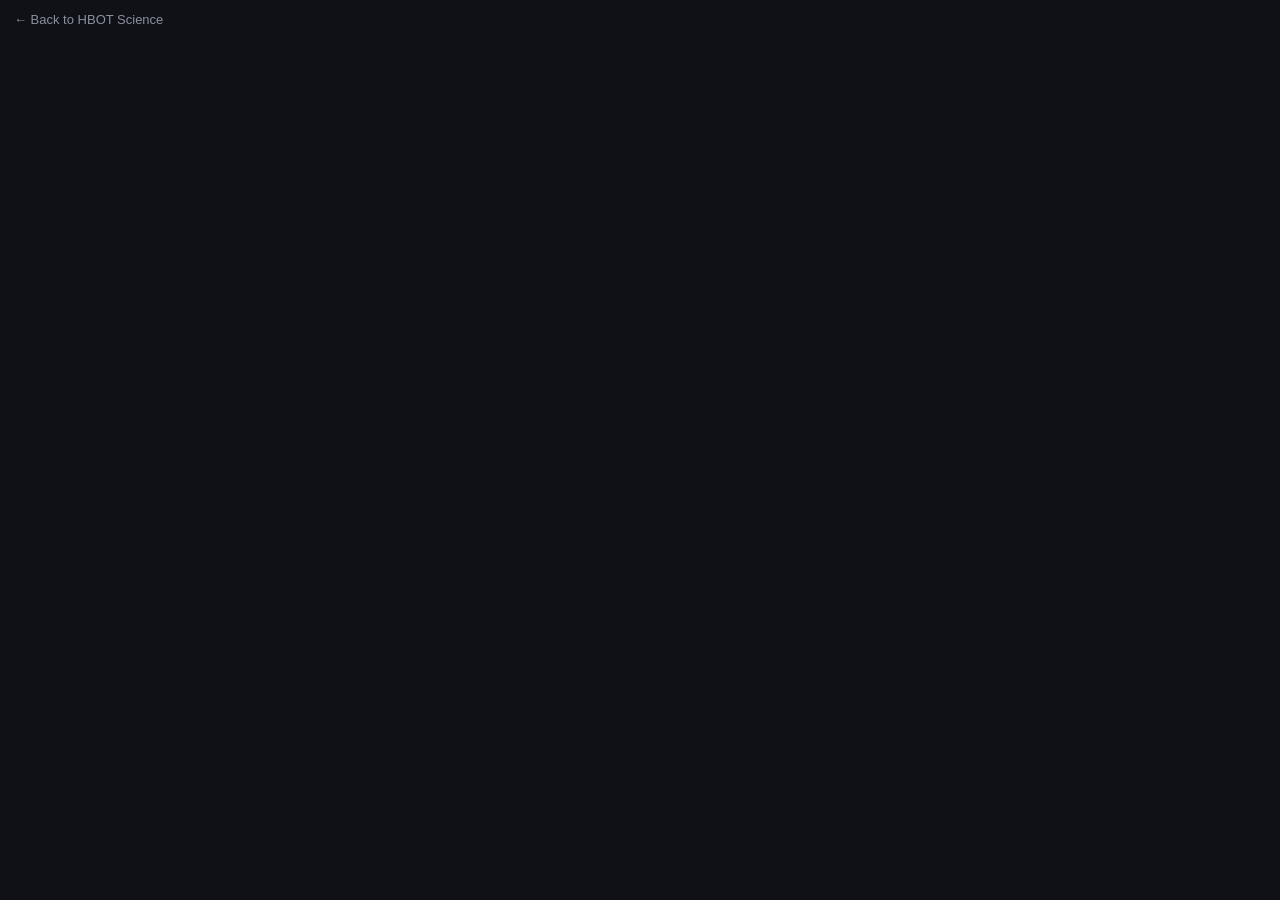
<file: games/tapper.html>
<!DOCTYPE html>
<html lang="en">
<head>
<meta charset="UTF-8">
<meta name="viewport" content="width=device-width, initial-scale=1.0, user-scalable=no">
<title>HBOT Tapper</title>
<style>
  *, *::before, *::after { box-sizing: border-box; margin: 0; padding: 0; }
  :root {
    --bg: #0f1117;
    --bg-card: #181b24;
    --text: #d4d7e0;
    --text-muted: #8a8f9e;
    --text-bright: #eef0f6;
    --accent: #4a9eab;
    --accent-dim: #3a7e8b;
    --green: #3daa6d;
    --amber: #c4913a;
    --border: #282c3a;
    --font: -apple-system, BlinkMacSystemFont, 'Segoe UI', Roboto, sans-serif;
    --font-mono: 'SF Mono', 'Cascadia Code', 'Fira Code', monospace;
  }
  html, body { width: 100%; height: 100%; overflow: hidden; background: var(--bg); }
  body {
    font-family: var(--font); color: var(--text);
    display: flex; flex-direction: column; align-items: center; justify-content: center;
    touch-action: none; -webkit-touch-callout: none; user-select: none;
  }
  canvas { display: block; cursor: pointer; }
  .back-link {
    position: fixed; top: 12px; left: 14px; z-index: 100;
    font-size: 13px; color: var(--text-muted); text-decoration: none;
    font-family: var(--font);
  }
  .back-link:hover { color: var(--accent); }
</style>
</head>
<body>
<a class="back-link" href="../index.html">&larr; Back to HBOT Science</a>
<canvas id="g"></canvas>
<script>
// ─── HBOT Tapper ───────────────────────────────────────────────────────────
(() => {
'use strict';

const C = document.getElementById('g');
const ctx = C.getContext('2d');
const FONT = getComputedStyle(document.body).fontFamily;

// ─── Audio ─────────────────────────────────────────────────────────────────
let audioCtx;
function ensureAudio() {
  if (!audioCtx) audioCtx = new (window.AudioContext || window.webkitAudioContext)();
  if (audioCtx.state === 'suspended') audioCtx.resume();
}
function playTone(freq, dur, type = 'square', vol = 0.06) {
  if (!audioCtx) return;
  try {
    const o = audioCtx.createOscillator();
    const g = audioCtx.createGain();
    o.type = type;
    o.frequency.value = freq;
    g.gain.value = vol;
    g.gain.exponentialRampToValueAtTime(0.001, audioCtx.currentTime + dur);
    o.connect(g); g.connect(audioCtx.destination);
    o.start(); o.stop(audioCtx.currentTime + dur);
  } catch(e) {}
}
const sfx = {
  send()    { playTone(520, 0.08, 'square', 0.05); },
  caught()  { playTone(880, 0.06, 'sine', 0.04); },
  pressurize() { playTone(330, 0.15, 'triangle', 0.04); },
  served()  { playTone(660, 0.12, 'triangle', 0.05); playTone(990, 0.08, 'sine', 0.03); },
  miss()    { playTone(150, 0.3, 'sawtooth', 0.06); playTone(100, 0.4, 'sawtooth', 0.04); },
  wave()    { playTone(440, 0.1, 'sine', 0.05); setTimeout(() => playTone(660, 0.1, 'sine', 0.05), 120); setTimeout(() => playTone(880, 0.15, 'sine', 0.05), 240); },
  gameOver(){ playTone(300, 0.2, 'square', 0.05); setTimeout(() => playTone(200, 0.3, 'square', 0.05), 200); setTimeout(() => playTone(100, 0.5, 'square', 0.06), 450); },
  bonus()   { for (let i = 0; i < 5; i++) setTimeout(() => playTone(600 + i * 100, 0.08, 'sine', 0.04), i * 60); },
};

// ─── Theme Colors ──────────────────────────────────────────────────────────
const COL = {
  bg: '#0f1117', bgCard: '#181b24', text: '#d4d7e0', textMuted: '#8a8f9e',
  bright: '#eef0f6', accent: '#4a9eab', accentDim: '#3a7e8b',
  green: '#3daa6d', amber: '#c4913a', red: '#e05555',
  border: '#282c3a', borderLight: '#333848',
  chamber: '#1e2a35', laneA: '#141720', laneB: '#111419',
};
const CUST_COLS = ['#c06040','#80a050','#7070c0','#c070a0','#a09040','#50a0a0','#a06080','#6090b0','#b08060','#6080a0'];

// ─── Layout Constants ──────────────────────────────────────────────────────
const LANES = 4;
const HUD_H = 50;
let W, H, LH, laneY, SERVE_X, SPAWN_X, CH_W, CH_H;

function resize() {
  const dpr = window.devicePixelRatio || 1;
  const maxW = Math.min(window.innerWidth, 960);
  const maxH = Math.min(window.innerHeight - 10, 660);
  const ar = 16 / 10;
  if (maxW / maxH > ar) { H = maxH; W = Math.floor(H * ar); }
  else { W = maxW; H = Math.floor(W / ar); }
  C.style.width = W + 'px'; C.style.height = H + 'px';
  C.width = Math.floor(W * dpr); C.height = Math.floor(H * dpr);
  ctx.setTransform(dpr, 0, 0, dpr, 0, 0);

  LH = Math.floor((H - HUD_H - 16) / LANES);
  laneY = i => HUD_H + 8 + i * LH;
  SERVE_X = 65;   // left edge where player stands / chambers originate
  SPAWN_X = W - 20; // right edge where customers spawn
  CH_W = Math.floor(LH * 0.72);
  CH_H = Math.floor(LH * 0.46);
}
resize();
window.addEventListener('resize', resize);

// ─── Game State ────────────────────────────────────────────────────────────
let state = 'title'; // title | waveIntro | playing | gameOver
let score, lives, chamberCount, wave;
let customers, chambers, returning;
let waveLeft, spawnTimer, wavePerfect;
let waveIntroTimer;
let flashes, shakeT, shakeI, tick;

function resetGame() {
  score = 0; lives = 3; chamberCount = 4; wave = 0;
  customers = []; chambers = []; returning = [];
  flashes = []; shakeT = 0; shakeI = 0; tick = 0;
}

// ─── Wave Config ───────────────────────────────────────────────────────────
function waveCfg(w) {
  return {
    count: Math.min(3 + w * 2, 25),
    speed: 30 + w * 8,                              // customer walk px/s
    spawnMin: Math.max(0.5, 2.2 - w * 0.18),        // min time between spawns
    spawnMax: Math.max(1.0, 3.5 - w * 0.22),        // max time between spawns
    pressTime: Math.max(1.2, 3.0 - w * 0.18),       // seconds to pressurize
    returnSpeed: 180 + w * 20,                       // chamber return speed
    chamberSlideSpeed: 380 + w * 10,                 // chamber send speed
  };
}

function startWave() {
  wave++;
  const cfg = waveCfg(wave);
  waveLeft = cfg.count;
  spawnTimer = 0.8;
  wavePerfect = true;
  state = 'waveIntro';
  waveIntroTimer = 1.6;
  sfx.wave();
}

// ─── Spawning ──────────────────────────────────────────────────────────────
function spawnCustomer() {
  if (waveLeft <= 0) return;

  // prefer empty lanes, then least-occupied
  const counts = new Array(LANES).fill(0);
  for (const c of customers) if (!c.served) counts[c.lane]++;
  const minCount = Math.min(...counts);
  const cands = [];
  for (let i = 0; i < LANES; i++) if (counts[i] === minCount) cands.push(i);

  const lane = cands[Math.floor(Math.random() * cands.length)];
  customers.push({
    lane,
    x: SPAWN_X + 10 + Math.random() * 30,
    color: CUST_COLS[Math.floor(Math.random() * CUST_COLS.length)],
    served: false,   // true once pressurization complete
    exitTimer: 0,    // counts up after served
    inChamber: false, // true while being pressurized
  });
  waveLeft--;
}

// ─── Actions ───────────────────────────────────────────────────────────────
function sendChamber(lane) {
  if (state !== 'playing' || chamberCount <= 0) return;
  // block if there's already a sliding chamber or pressurizing one in this lane
  if (chambers.some(c => c.lane === lane)) return;

  chamberCount--;
  const cfg = waveCfg(wave);
  chambers.push({
    lane,
    x: SERVE_X + 35,
    speed: cfg.chamberSlideSpeed,
    phase: 'sliding', // sliding | pressurizing
    progress: 0,
    duration: cfg.pressTime,
    customer: null,
  });
  sfx.send();
}

function tryCatch(lane) {
  // find a returning chamber in this lane near the catch zone
  const idx = returning.findIndex(r => r.lane === lane && r.x < SERVE_X + 80);
  if (idx === -1) return false;
  returning.splice(idx, 1);
  chamberCount++;
  sfx.caught();
  flash('CAUGHT!', SERVE_X + 50, laneY(lane) + LH / 2, COL.green);
  return true;
}

function laneAction(lane) {
  if (lane < 0 || lane >= LANES) return;
  if (!tryCatch(lane)) sendChamber(lane);
}

// ─── Helpers ───────────────────────────────────────────────────────────────
function flash(text, x, y, color) {
  flashes.push({ text, x, y, color, t: 0.9 });
}

// ─── Update ────────────────────────────────────────────────────────────────
let lastT = 0;

function update(dt) {
  tick += dt;
  shakeT = Math.max(0, shakeT - dt);
  flashes = flashes.filter(f => { f.t -= dt; f.y -= dt * 28; return f.t > 0; });

  if (state === 'waveIntro') {
    waveIntroTimer -= dt;
    if (waveIntroTimer <= 0) state = 'playing';
    return;
  }
  if (state !== 'playing') return;

  const cfg = waveCfg(wave);

  // ── spawn ──
  if (waveLeft > 0) {
    spawnTimer -= dt;
    if (spawnTimer <= 0) {
      spawnCustomer();
      spawnTimer = cfg.spawnMin + Math.random() * (cfg.spawnMax - cfg.spawnMin);
    }
  }

  // ── move customers ──
  for (let i = customers.length - 1; i >= 0; i--) {
    const c = customers[i];

    // served customers walk away
    if (c.served) {
      c.exitTimer += dt;
      c.x += dt * 140;
      if (c.x > SPAWN_X + 60) customers.splice(i, 1);
      continue;
    }

    // being pressurized - don't move
    if (c.inChamber) continue;

    // walking toward the player
    c.x -= dt * cfg.speed;

    // hit the wall = life lost
    if (c.x <= SERVE_X) {
      lives--;
      wavePerfect = false;
      sfx.miss();
      shakeT = 0.35; shakeI = 7;
      flash('MISSED!', SERVE_X + 30, laneY(c.lane) + LH / 2, COL.red);
      customers.splice(i, 1);
      if (lives <= 0) { state = 'gameOver'; sfx.gameOver(); return; }
    }
  }

  // ── chambers (sliding + pressurizing) ──
  for (let i = chambers.length - 1; i >= 0; i--) {
    const ch = chambers[i];

    if (ch.phase === 'sliding') {
      ch.x += dt * ch.speed;

      // find the nearest un-served customer in this lane
      let nearest = null, nearDist = Infinity;
      for (const c of customers) {
        if (c.lane === ch.lane && !c.served && !c.inChamber && c.x > ch.x) {
          const d = c.x - ch.x;
          if (d < nearDist) { nearDist = d; nearest = c; }
        }
      }

      if (nearest && ch.x + CH_W >= nearest.x - 5) {
        // chamber meets customer
        ch.phase = 'pressurizing';
        ch.x = nearest.x - CH_W + 5;
        ch.customer = nearest;
        nearest.inChamber = true;
        sfx.pressurize();
      } else if (ch.x > SPAWN_X + 30) {
        // slid off right edge with no customer to hit
        chambers.splice(i, 1);
        wavePerfect = false;
        flash('WASTED!', SPAWN_X - 40, laneY(ch.lane) + LH / 2, COL.amber);
        // chamber is lost (doesn't come back)
      }

    } else if (ch.phase === 'pressurizing') {
      ch.progress += dt / ch.duration;
      if (ch.progress >= 1) {
        // done! customer served
        ch.customer.served = true;
        ch.customer.inChamber = false;
        score += 10 * wave;
        sfx.served();
        flash('+' + (10 * wave), ch.x + CH_W / 2, laneY(ch.lane) + LH / 2 - 12, COL.accent);

        // chamber returns
        returning.push({ lane: ch.lane, x: ch.x, speed: cfg.returnSpeed });
        chambers.splice(i, 1);
      }
    }
  }

  // ── returning chambers ──
  for (let i = returning.length - 1; i >= 0; i--) {
    const r = returning[i];
    r.x -= dt * r.speed;
    if (r.x <= SERVE_X - CH_W - 20) {
      // missed catch
      returning.splice(i, 1);
      wavePerfect = false;
      shakeT = 0.25; shakeI = 4;
      sfx.miss();
      flash('LOST CHAMBER!', SERVE_X + 20, laneY(r.lane) + LH / 2, COL.red);
      // chamber is permanently lost
    }
  }

  // ── wave complete check ──
  const allDone = waveLeft <= 0
    && customers.every(c => c.served)
    && chambers.length === 0
    && returning.length === 0;
  if (allDone) {
    // clean up served customers immediately
    customers = [];
    if (wavePerfect) {
      const bonus = 50 * wave;
      score += bonus;
      sfx.bonus();
      flash('PERFECT WAVE! +' + bonus, W / 2, H / 2, COL.green);
    }
    if (chamberCount < 4) chamberCount = Math.min(4, chamberCount + 1);
    startWave();
  }

  // ── stuck check: no chambers in play and none to send ──
  if (chamberCount <= 0 && chambers.length === 0 && returning.length === 0) {
    const unserved = customers.some(c => !c.served && !c.inChamber);
    if (unserved || waveLeft > 0) {
      // can't serve anyone, just let the customers walk to the wall
    }
  }
}

// ─── Drawing ───────────────────────────────────────────────────────────────
function roundRect(x, y, w, h, r) {
  ctx.beginPath();
  ctx.moveTo(x + r, y);
  ctx.lineTo(x + w - r, y);
  ctx.arcTo(x + w, y, x + w, y + r, r);
  ctx.lineTo(x + w, y + h - r);
  ctx.arcTo(x + w, y + h, x + w - r, y + h, r);
  ctx.lineTo(x + r, y + h);
  ctx.arcTo(x, y + h, x, y + h - r, r);
  ctx.lineTo(x, y + r);
  ctx.arcTo(x, y, x + r, y, r);
  ctx.closePath();
}

function drawChamber(x, y, w, h, fillPct) {
  const r = h * 0.35;
  // shadow
  ctx.fillStyle = 'rgba(0,0,0,0.25)';
  roundRect(x + 2, y + 3, w, h, r); ctx.fill();
  // body
  ctx.fillStyle = COL.chamber;
  ctx.strokeStyle = COL.accent;
  ctx.lineWidth = 1.5;
  roundRect(x, y, w, h, r); ctx.fill(); ctx.stroke();
  // fill
  if (fillPct > 0) {
    ctx.save();
    roundRect(x + 2, y + 2, w - 4, h - 4, r - 1); ctx.clip();
    const fw = (w - 4) * Math.min(fillPct, 1);
    const g = ctx.createLinearGradient(x, y, x + fw, y + h);
    g.addColorStop(0, 'rgba(74,158,171,0.12)');
    g.addColorStop(0.5, 'rgba(74,158,171,0.4)');
    g.addColorStop(1, 'rgba(74,158,171,0.55)');
    ctx.fillStyle = g;
    ctx.fillRect(x + 2, y + 2, fw, h - 4);
    ctx.restore();
    // pct label
    ctx.fillStyle = COL.bright;
    ctx.font = `bold ${Math.floor(h * 0.28)}px ${FONT}`;
    ctx.textAlign = 'center'; ctx.textBaseline = 'middle';
    ctx.fillText(Math.floor(fillPct * 100) + '%', x + w / 2, y + h / 2);
  }
  // window lines
  ctx.strokeStyle = 'rgba(74,158,171,0.15)';
  ctx.lineWidth = 0.7;
  ctx.beginPath();
  ctx.moveTo(x + w * 0.2, y + h * 0.3); ctx.lineTo(x + w * 0.8, y + h * 0.3);
  ctx.moveTo(x + w * 0.2, y + h * 0.7); ctx.lineTo(x + w * 0.8, y + h * 0.7);
  ctx.stroke();
}

function drawCustomer(x, y, h, color, happy) {
  const bw = h * 0.28;
  const headR = bw * 0.55;
  const cx = x + bw / 2;
  const bodyTop = y + headR * 2 + 3;
  const bodyH = h * 0.55;

  // legs (walk animation)
  const legPhase = Math.sin(tick * 8 + x * 0.1);
  ctx.strokeStyle = color; ctx.lineWidth = 2.5; ctx.lineCap = 'round';
  ctx.beginPath();
  ctx.moveTo(cx - 3, bodyTop + bodyH);
  ctx.lineTo(cx - 3 + legPhase * 3, bodyTop + bodyH + h * 0.15);
  ctx.moveTo(cx + 3, bodyTop + bodyH);
  ctx.lineTo(cx + 3 - legPhase * 3, bodyTop + bodyH + h * 0.15);
  ctx.stroke();

  // body
  ctx.fillStyle = color;
  roundRect(cx - bw * 0.4, bodyTop, bw * 0.8, bodyH, 3); ctx.fill();

  // head
  ctx.beginPath();
  ctx.arc(cx, y + headR + 1, headR, 0, Math.PI * 2); ctx.fill();

  if (happy) {
    // smile
    ctx.strokeStyle = '#fff'; ctx.lineWidth = 1.5;
    ctx.beginPath();
    ctx.arc(cx, y + headR + 2, headR * 0.4, 0.15 * Math.PI, 0.85 * Math.PI);
    ctx.stroke();
  } else {
    // eyes
    ctx.fillStyle = '#fff';
    ctx.beginPath();
    ctx.arc(cx - headR * 0.28, y + headR, 1.5, 0, Math.PI * 2);
    ctx.arc(cx + headR * 0.28, y + headR, 1.5, 0, Math.PI * 2);
    ctx.fill();
  }
}

function drawPlayer(lane) {
  const y = laneY(lane) + LH * 0.12;
  const h = LH * 0.76;
  const x = 18;
  const bob = Math.sin(tick * 2.5 + lane * 1.3) * 1.5;
  const w = 28;

  // body
  ctx.fillStyle = COL.accent;
  roundRect(x, y + 12 + bob, w, h - 18, 5); ctx.fill();
  // head
  ctx.beginPath();
  ctx.arc(x + w / 2, y + 10 + bob, 8, 0, Math.PI * 2); ctx.fill();
  // visor
  ctx.fillStyle = '#2a5e68';
  ctx.beginPath();
  ctx.arc(x + w / 2 + 2, y + 9 + bob, 4, -0.4, Math.PI * 0.6); ctx.fill();
  // medical cross
  ctx.strokeStyle = '#fff'; ctx.lineWidth = 1.8;
  ctx.beginPath();
  ctx.moveTo(x + w / 2, y + 22 + bob); ctx.lineTo(x + w / 2, y + 30 + bob);
  ctx.moveTo(x + w / 2 - 4, y + 26 + bob); ctx.lineTo(x + w / 2 + 4, y + 26 + bob);
  ctx.stroke();
}

function drawHeart(cx, cy, size, filled) {
  ctx.beginPath();
  ctx.moveTo(cx, cy + size * 0.2);
  ctx.bezierCurveTo(cx, cy - size * 0.1, cx - size * 0.5, cy - size * 0.35, cx - size * 0.65, cy + size * 0.05);
  ctx.bezierCurveTo(cx - size * 0.85, cy + size * 0.55, cx, cy + size * 0.85, cx, cy + size * 0.85);
  ctx.bezierCurveTo(cx, cy + size * 0.85, cx + size * 0.85, cy + size * 0.55, cx + size * 0.65, cy + size * 0.05);
  ctx.bezierCurveTo(cx + size * 0.5, cy - size * 0.35, cx, cy - size * 0.1, cx, cy + size * 0.2);
  if (filled) { ctx.fillStyle = COL.red; ctx.fill(); }
  else { ctx.strokeStyle = '#5a2020'; ctx.lineWidth = 1.2; ctx.stroke(); }
}

function draw() {
  ctx.save();
  if (shakeT > 0) {
    ctx.translate((Math.random() - 0.5) * shakeI, (Math.random() - 0.5) * shakeI);
  }

  ctx.fillStyle = COL.bg;
  ctx.fillRect(-10, -10, W + 20, H + 20);

  if (state === 'title') { drawTitle(); ctx.restore(); return; }

  drawPlayfield();

  if (state === 'waveIntro') drawWaveIntro();
  if (state === 'gameOver') drawGameOver();

  ctx.restore();
}

function drawPlayfield() {
  // ── HUD ──
  ctx.fillStyle = COL.bgCard;
  ctx.fillRect(0, 0, W, HUD_H - 2);
  ctx.fillStyle = COL.border;
  ctx.fillRect(0, HUD_H - 2, W, 1);

  ctx.fillStyle = COL.bright;
  ctx.font = `bold 18px ${FONT}`;
  ctx.textAlign = 'left'; ctx.textBaseline = 'middle';
  ctx.fillText('SCORE  ' + score, 14, HUD_H / 2 - 5);

  ctx.fillStyle = COL.accent;
  ctx.font = `bold 13px ${FONT}`;
  ctx.textAlign = 'center';
  ctx.fillText('WAVE ' + wave, W / 2, HUD_H / 2 - 5);

  // chambers count
  ctx.fillStyle = COL.textMuted;
  ctx.font = `11px ${FONT}`;
  ctx.textAlign = 'center';
  ctx.fillText('CHAMBERS', W / 2, HUD_H / 2 + 10);

  // chamber dots
  for (let i = 0; i < 4; i++) {
    const dx = W / 2 - 20 + i * 13;
    ctx.beginPath();
    ctx.arc(dx, HUD_H / 2 + 22, 3.5, 0, Math.PI * 2);
    if (i < chamberCount) { ctx.fillStyle = COL.accent; ctx.fill(); }
    else { ctx.strokeStyle = COL.borderLight; ctx.lineWidth = 1; ctx.stroke(); }
  }

  // lives
  for (let i = 0; i < 3; i++) {
    drawHeart(W - 52 + i * 20, HUD_H / 2 - 8, 10, i < lives);
  }

  // ── Lanes ──
  for (let i = 0; i < LANES; i++) {
    const y = laneY(i);
    ctx.fillStyle = i % 2 === 0 ? COL.laneA : COL.laneB;
    ctx.fillRect(0, y, W, LH);

    // lane divider
    ctx.fillStyle = COL.border;
    ctx.fillRect(0, y + LH - 1, W, 1);

    // service zone
    ctx.fillStyle = 'rgba(74,158,171,0.06)';
    ctx.fillRect(SERVE_X - 2, y + 2, 38, LH - 4);

    // lane number hint
    ctx.fillStyle = 'rgba(138,143,158,0.3)';
    ctx.font = `bold 11px ${FONT}`;
    ctx.textAlign = 'left'; ctx.textBaseline = 'middle';
    ctx.fillText('' + (i + 1), 6, y + LH / 2);

    drawPlayer(i);
  }

  // ── Customers ──
  const cH = LH * 0.82;
  for (const c of customers) {
    if (c.inChamber) continue; // drawn as part of chamber
    drawCustomer(c.x, laneY(c.lane) + LH * 0.05, cH, c.color, c.served);
  }

  // ── Chambers in play ──
  for (const ch of chambers) {
    const cy = laneY(ch.lane) + (LH - CH_H) / 2;
    drawChamber(ch.x, cy, CH_W, CH_H, ch.phase === 'pressurizing' ? ch.progress : 0);
    // draw customer inside during pressurization
    if (ch.phase === 'pressurizing' && ch.customer) {
      const headR = CH_H * 0.14;
      ctx.fillStyle = ch.customer.color;
      ctx.beginPath();
      ctx.arc(ch.x + CH_W * 0.65, cy + CH_H * 0.35, headR, 0, Math.PI * 2);
      ctx.fill();
      ctx.fillStyle = '#fff';
      ctx.beginPath();
      ctx.arc(ch.x + CH_W * 0.65, cy + CH_H * 0.33, headR * 0.2, 0, Math.PI * 2);
      ctx.fill();
    }
  }

  // ── Returning Chambers ──
  for (const r of returning) {
    const cy = laneY(r.lane) + (LH - CH_H) / 2;
    // glow pulse
    const pulse = 0.5 + Math.sin(tick * 10) * 0.3;
    ctx.shadowColor = COL.accent;
    ctx.shadowBlur = 10 * pulse;
    drawChamber(r.x, cy, CH_W, CH_H, 0);
    ctx.shadowBlur = 0;
    // catch warning
    if (r.x < SERVE_X + 110) {
      ctx.fillStyle = COL.amber;
      ctx.font = `bold 11px ${FONT}`;
      ctx.textAlign = 'center';
      const blink = Math.sin(tick * 12) > 0;
      if (blink) ctx.fillText('CATCH!', r.x + CH_W / 2, laneY(r.lane) + 10);
    }
  }

  // ── Flash Messages ──
  for (const f of flashes) {
    ctx.globalAlpha = Math.min(1, f.t * 2.5);
    ctx.fillStyle = f.color;
    ctx.font = `bold 14px ${FONT}`;
    ctx.textAlign = 'center'; ctx.textBaseline = 'middle';
    ctx.fillText(f.text, f.x, f.y);
    ctx.globalAlpha = 1;
  }
}

function drawTitle() {
  ctx.fillStyle = COL.bg;
  ctx.fillRect(0, 0, W, H);

  // animated chambers in background
  for (let i = 0; i < 3; i++) {
    ctx.globalAlpha = 0.12;
    const dx = W / 2 - 200 + i * 160;
    const dy = H * 0.15 + Math.sin(tick * 0.8 + i * 1.2) * 10;
    drawChamber(dx, dy, 110, 55, (Math.sin(tick * 0.5 + i * 2) + 1) / 2);
    ctx.globalAlpha = 1;
  }

  // walking customers in background
  for (let i = 0; i < 5; i++) {
    ctx.globalAlpha = 0.08;
    const cx = ((tick * 20 + i * 180) % (W + 60)) - 30;
    drawCustomer(cx, H * 0.2 + i * 15, 50, CUST_COLS[i], false);
    ctx.globalAlpha = 1;
  }

  ctx.fillStyle = COL.bright;
  ctx.font = `bold 44px ${FONT}`;
  ctx.textAlign = 'center'; ctx.textBaseline = 'middle';
  ctx.fillText('HBOT TAPPER', W / 2, H * 0.38);

  ctx.fillStyle = COL.accent;
  ctx.font = `15px ${FONT}`;
  ctx.fillText('Hyperbaric Chamber Facility Simulator', W / 2, H * 0.44);

  const lines = [
    'Customers approach from the right -- send chambers to serve them!',
    'Click a lane or press 1-4 to send a chamber or catch returning ones.',
    'Miss a customer = lose a life. Miss a returning chamber = lose it forever.',
  ];
  lines.forEach((line, i) => {
    ctx.fillStyle = COL.textMuted;
    ctx.font = `13px ${FONT}`;
    ctx.fillText(line, W / 2, H * 0.53 + i * 20);
  });

  ctx.fillStyle = COL.amber;
  ctx.font = `bold 13px ${FONT}`;
  ctx.fillText('3 lives  /  4 chambers  /  speed increases each wave', W / 2, H * 0.63);

  // start button
  const bw = 190, bh = 50, bx = W / 2 - bw / 2, by = H * 0.72;
  const hover = mx >= bx && mx <= bx + bw && my >= by && my <= by + bh;
  ctx.fillStyle = hover ? COL.accent : COL.accentDim;
  roundRect(bx, by, bw, bh, 10); ctx.fill();
  ctx.fillStyle = '#fff';
  ctx.font = `bold 19px ${FONT}`;
  ctx.fillText('START GAME', W / 2, by + bh / 2);

  ctx.fillStyle = COL.textMuted;
  ctx.font = `11px ${FONT}`;
  ctx.fillText('or press SPACE / ENTER', W / 2, by + bh + 18);
}

function drawWaveIntro() {
  ctx.fillStyle = 'rgba(15,17,23,0.7)';
  ctx.fillRect(0, 0, W, H);

  const s = Math.min(1, (1.6 - waveIntroTimer) * 3);
  ctx.save();
  ctx.translate(W / 2, H / 2);
  ctx.scale(s, s);
  ctx.fillStyle = COL.bright;
  ctx.font = `bold 52px ${FONT}`;
  ctx.textAlign = 'center'; ctx.textBaseline = 'middle';
  ctx.fillText('WAVE ' + wave, 0, -12);
  const cfg = waveCfg(wave);
  ctx.fillStyle = COL.textMuted;
  ctx.font = `14px ${FONT}`;
  ctx.fillText(cfg.count + ' customers incoming', 0, 28);
  ctx.restore();
}

function drawGameOver() {
  ctx.fillStyle = 'rgba(15,17,23,0.85)';
  ctx.fillRect(0, 0, W, H);

  ctx.fillStyle = COL.red;
  ctx.font = `bold 44px ${FONT}`;
  ctx.textAlign = 'center'; ctx.textBaseline = 'middle';
  ctx.fillText('GAME OVER', W / 2, H * 0.28);

  ctx.fillStyle = COL.bright;
  ctx.font = `bold 26px ${FONT}`;
  ctx.fillText('Score: ' + score, W / 2, H * 0.40);

  ctx.fillStyle = COL.textMuted;
  ctx.font = `16px ${FONT}`;
  ctx.fillText('Reached Wave ' + wave, W / 2, H * 0.48);

  // high score (local storage)
  const best = parseInt(localStorage.getItem('hbot-tapper-best') || '0');
  if (score > best) {
    localStorage.setItem('hbot-tapper-best', '' + score);
    ctx.fillStyle = COL.green;
    ctx.font = `bold 14px ${FONT}`;
    ctx.fillText('NEW HIGH SCORE!', W / 2, H * 0.55);
  } else if (best > 0) {
    ctx.fillStyle = COL.textMuted;
    ctx.font = `13px ${FONT}`;
    ctx.fillText('Best: ' + best, W / 2, H * 0.55);
  }

  const bw = 200, bh = 50, bx = W / 2 - bw / 2, by = H * 0.62;
  const hover = mx >= bx && mx <= bx + bw && my >= by && my <= by + bh;
  ctx.fillStyle = hover ? COL.accent : COL.accentDim;
  roundRect(bx, by, bw, bh, 10); ctx.fill();
  ctx.fillStyle = '#fff';
  ctx.font = `bold 18px ${FONT}`;
  ctx.textAlign = 'center';
  ctx.fillText('PLAY AGAIN', W / 2, by + bh / 2);

  ctx.fillStyle = COL.textMuted;
  ctx.font = `11px ${FONT}`;
  ctx.fillText('or press SPACE / ENTER', W / 2, by + bh + 18);
}

// ─── Input ─────────────────────────────────────────────────────────────────
let mx = -1, my = -1;

function canvasPos(e) {
  const r = C.getBoundingClientRect();
  const cx = e.touches ? e.touches[0].clientX : e.clientX;
  const cy = e.touches ? e.touches[0].clientY : e.clientY;
  return { x: (cx - r.left) / r.width * W, y: (cy - r.top) / r.height * H };
}

C.addEventListener('mousemove', e => { const p = canvasPos(e); mx = p.x; my = p.y; });

function handleClick(e) {
  e.preventDefault();
  ensureAudio();
  const p = canvasPos(e);
  mx = p.x; my = p.y;

  if (state === 'title') { resetGame(); startWave(); return; }

  if (state === 'gameOver') {
    const bw = 200, bh = 50, bx = W / 2 - bw / 2, by = H * 0.62;
    if (mx >= bx && mx <= bx + bw && my >= by && my <= by + bh) {
      resetGame(); startWave();
    }
    return;
  }

  if (state === 'playing') {
    for (let i = 0; i < LANES; i++) {
      const y = laneY(i);
      if (p.y >= y && p.y < y + LH) { laneAction(i); return; }
    }
  }
}

C.addEventListener('click', handleClick);
C.addEventListener('touchstart', handleClick, { passive: false });

document.addEventListener('keydown', e => {
  ensureAudio();
  if ((state === 'title' || state === 'gameOver') && (e.code === 'Space' || e.code === 'Enter')) {
    e.preventDefault();
    resetGame(); startWave();
    return;
  }
  if (state === 'playing') {
    const map = { Digit1: 0, Digit2: 1, Digit3: 2, Digit4: 3, Numpad1: 0, Numpad2: 1, Numpad3: 2, Numpad4: 3 };
    if (e.code in map) { e.preventDefault(); laneAction(map[e.code]); }
  }
});

// ─── Main Loop ─────────────────────────────────────────────────────────────
function loop(ts) {
  const dt = Math.min((ts - lastT) / 1000, 0.05);
  lastT = ts;
  update(dt);
  draw();
  requestAnimationFrame(loop);
}
requestAnimationFrame(ts => { lastT = ts; requestAnimationFrame(loop); });

})();
</script>
</body>
</html>
</file>
<file: style.css>
/* ── Reset & Base ── */
*, *::before, *::after { box-sizing: border-box; margin: 0; padding: 0; }

:root {
  --bg: #0f1117;
  --bg-card: #181b24;
  --bg-card-hover: #1e2230;
  --text: #d4d7e0;
  --text-muted: #8a8f9e;
  --text-bright: #eef0f6;
  --accent: #4a9eab;
  --accent-dim: #3a7e8b;
  --green: #3daa6d;
  --green-bg: rgba(61, 170, 109, 0.12);
  --amber: #c4913a;
  --amber-bg: rgba(196, 145, 58, 0.12);
  --border: #282c3a;
  --border-light: #333848;
  --font: -apple-system, BlinkMacSystemFont, 'Segoe UI', Roboto, Oxygen, Ubuntu, Cantarell, sans-serif;
  --font-mono: 'SF Mono', 'Cascadia Code', 'Fira Code', 'Consolas', monospace;
  --max-w: 780px;
  --radius: 8px;
  --radius-lg: 12px;
}

html { scroll-behavior: smooth; font-size: 18px; }

body {
  font-family: var(--font);
  background: var(--bg);
  color: var(--text);
  line-height: 1.65;
  -webkit-font-smoothing: antialiased;
}

/* ── Layout ── */
.container { max-width: var(--max-w); margin: 0 auto; padding: 0 1.5rem; }
section { padding: 4rem 0; border-bottom: 1px solid var(--border); }
section:last-of-type { border-bottom: none; }

/* ── Typography ── */
h1 { font-size: 2.4rem; line-height: 1.2; color: var(--text-bright); font-weight: 700; letter-spacing: -0.02em; }
h2 { font-size: 1.6rem; line-height: 1.3; color: var(--text-bright); font-weight: 600; margin-bottom: 1rem; letter-spacing: -0.01em; }
h3 { font-size: 1.15rem; line-height: 1.4; color: var(--text-bright); font-weight: 600; margin-bottom: 0.5rem; }
h4 { font-size: 0.75rem; color: var(--accent); font-weight: 600; margin-bottom: 0.25rem; text-transform: uppercase; letter-spacing: 0.04em; }

p { margin-bottom: 1rem; }
p:last-child { margin-bottom: 0; }

a { color: var(--accent); text-decoration: none; }
a:hover { text-decoration: underline; }

strong { color: var(--text-bright); font-weight: 600; }

.subtitle { color: var(--text-muted); font-size: 1.1rem; line-height: 1.5; margin-top: 1rem; }
.section-intro { font-size: 1.05rem; color: var(--text-muted); margin-bottom: 2rem; }
.highlight { color: var(--accent); }
.stat { font-family: var(--font-mono); color: var(--accent); font-weight: 600; }

cite, .cite {
  font-size: 0.78rem;
  color: var(--text-muted);
  font-style: normal;
  display: inline;
}

/* ── Term Links (subtle glossary links) ── */
a.term {
  color: inherit;
  text-decoration: none;
  border-bottom: 1px dotted var(--border-light);
  transition: border-color 0.2s, color 0.2s;
}
a.term:hover {
  color: var(--accent);
  border-bottom-color: var(--accent);
  text-decoration: none;
}

/* ── Term Popovers ── */
.term-popover {
  position: absolute;
  z-index: 200;
  width: 320px;
  max-width: calc(100vw - 1.5rem);
  background: var(--bg-card);
  border: 1px solid var(--border-light);
  border-radius: var(--radius-lg);
  padding: 1rem 1.25rem;
  box-shadow: 0 8px 24px rgba(0, 0, 0, 0.45);
  animation: pop-in 0.15s ease-out;
}
@keyframes pop-in {
  from { opacity: 0; transform: translateY(4px); }
  to { opacity: 1; transform: translateY(0); }
}
.term-popover-arrow {
  position: absolute;
  width: 10px;
  height: 10px;
  background: var(--bg-card);
  border: 1px solid var(--border-light);
  transform: rotate(45deg);
}
.term-popover-arrow.above { bottom: -6px; border-top: none; border-left: none; }
.term-popover-arrow.below { top: -6px; border-bottom: none; border-right: none; }
.term-popover-title {
  font-size: 0.9rem;
  font-weight: 600;
  color: var(--text-bright);
  margin-bottom: 0.4rem;
}
.term-popover-body {
  font-size: 0.82rem;
  line-height: 1.55;
  color: var(--text);
  margin-bottom: 0.65rem;
}
.term-popover-link {
  display: block;
  text-align: right;
  font-size: 0.75rem;
  font-weight: 600;
  color: var(--accent);
}
.term-popover-link:hover { text-decoration: underline; }

/* ── Sticky Nav ── */
.sticky-nav {
  position: sticky;
  top: 0;
  z-index: 100;
  background: rgba(15, 17, 23, 0.92);
  backdrop-filter: blur(12px);
  -webkit-backdrop-filter: blur(12px);
  border-bottom: 1px solid var(--border);
  padding: 0.6rem 0;
}

.nav-inner {
  display: flex;
  align-items: center;
  justify-content: space-between;
  gap: 1rem;
  max-width: var(--max-w);
  margin: 0 auto;
  padding: 0 1.5rem;
}

.nav-links {
  display: flex;
  gap: 0.25rem;
  overflow-x: auto;
  -webkit-overflow-scrolling: touch;
  scrollbar-width: none;
  flex: 1;
  min-width: 0;
}
.nav-links::-webkit-scrollbar { display: none; }

.nav-links a {
  color: var(--text-muted);
  font-size: 0.72rem;
  font-weight: 500;
  padding: 0.3rem 0.55rem;
  border-radius: 6px;
  white-space: nowrap;
  transition: color 0.15s, background 0.15s;
  text-transform: uppercase;
  letter-spacing: 0.03em;
}
.nav-links a:hover { color: var(--text-bright); background: var(--bg-card); text-decoration: none; }
.nav-links a.active { color: var(--accent); background: rgba(74, 158, 171, 0.1); }

/* ── Nav Divider ── */
.nav-divider {
  width: 1px;
  height: 14px;
  background: var(--border-light);
  flex-shrink: 0;
  margin: 0 0.15rem;
}

/* ── Toggle ── */
.toggle-wrap {
  display: flex;
  align-items: center;
  gap: 0.5rem;
  flex-shrink: 0;
}

.toggle-label {
  font-size: 0.72rem;
  font-weight: 600;
  text-transform: uppercase;
  letter-spacing: 0.04em;
  transition: color 0.2s;
  cursor: pointer;
  user-select: none;
  white-space: nowrap;
}
.toggle-label.active { color: var(--accent); }
.toggle-label.inactive { color: var(--text-muted); }

.toggle-track {
  width: 44px;
  height: 24px;
  background: var(--border-light);
  border: none;
  border-radius: 12px;
  position: relative;
  cursor: pointer;
  transition: background 0.2s;
  flex-shrink: 0;
  padding: 0;
}
.toggle-track.technical { background: var(--accent-dim); }

.toggle-knob {
  width: 20px;
  height: 20px;
  background: var(--text-bright);
  border-radius: 50%;
  position: absolute;
  top: 2px;
  left: 2px;
  transition: transform 0.2s;
}
.toggle-track.technical .toggle-knob { transform: translateX(0); }
.toggle-track.plain .toggle-knob { transform: translateX(20px); }

/* ── Audience toggle logic ── */
.tech { display: none; }
.plain { display: none; }
body.mode-technical .tech { display: block; }
body.mode-technical .plain { display: none; }
body.mode-plain .tech { display: none; }
body.mode-plain .plain { display: block; }
/* Inline variants */
span.tech, span.plain { display: none; }
body.mode-technical span.tech { display: inline; }
body.mode-plain span.plain { display: inline; }

/* ── Hero ── */
.hero {
  padding: 5rem 0 3rem;
  border-bottom: 1px solid var(--border);
  text-align: center;
}
.hero h1 { margin-bottom: 0; }
.hero .subtitle { max-width: 600px; margin-left: auto; margin-right: auto; }
.hero-toggle {
  display: inline-flex;
  align-items: center;
  gap: 0.65rem;
  margin-top: 2rem;
  padding: 0.5rem 1.2rem;
  background: var(--bg-card);
  border-radius: 999px;
  border: 1px solid var(--border);
}

/* ── Page Header (sub-pages) ── */
.page-header {
  padding: 4rem 0 2rem;
  border-bottom: 1px solid var(--border);
}
.page-header h1 { font-size: 2rem; }
.page-header .subtitle { max-width: 600px; }

/* ── Mechanism Cards ── */
.mech-grid {
  display: grid;
  grid-template-columns: repeat(2, 1fr);
  gap: 1rem;
}

.mech-card {
  background: var(--bg-card);
  border: 1px solid var(--border);
  border-radius: var(--radius-lg);
  padding: 1.5rem;
  transition: border-color 0.2s, background 0.2s;
}
.mech-card:hover { border-color: var(--border-light); background: var(--bg-card-hover); }

.mech-card h3 { margin-bottom: 0.15rem; font-size: 1.05rem; }
.mech-card .plain-name { font-size: 0.85rem; color: var(--text-muted); font-weight: 400; margin-bottom: 0.75rem; }
.mech-card p { font-size: 0.88rem; line-height: 1.55; }

.badge {
  display: inline-block;
  font-size: 0.68rem;
  font-weight: 600;
  padding: 0.2rem 0.6rem;
  border-radius: 999px;
  text-transform: uppercase;
  letter-spacing: 0.04em;
  margin-top: 0.75rem;
}
.badge-home { background: var(--green-bg); color: var(--green); }
.badge-clinical { background: var(--amber-bg); color: var(--amber); }

.mech-card .finding {
  font-size: 0.82rem;
  color: var(--text-muted);
  margin-top: 0.75rem;
  padding-top: 0.75rem;
  border-top: 1px solid var(--border);
}

/* ── Tables ── */
.table-wrap { overflow-x: auto; margin: 1.5rem 0; -webkit-overflow-scrolling: touch; }

table {
  width: 100%;
  border-collapse: collapse;
  font-size: 0.85rem;
  line-height: 1.5;
}
th {
  text-align: left;
  padding: 0.6rem 0.75rem;
  border-bottom: 2px solid var(--border-light);
  color: var(--text-bright);
  font-weight: 600;
  font-size: 0.75rem;
  text-transform: uppercase;
  letter-spacing: 0.03em;
  white-space: nowrap;
}
td {
  padding: 0.6rem 0.75rem;
  border-bottom: 1px solid var(--border);
  vertical-align: top;
}
tr:last-child td { border-bottom: none; }
tr:hover td { background: rgba(74, 158, 171, 0.04); }

td.num { font-family: var(--font-mono); text-align: right; white-space: nowrap; }
td.accent { color: var(--accent); font-weight: 600; }
.table-note { font-size: 0.78rem; color: var(--text-muted); margin-top: 0.5rem; }

tr.row-highlight td { background: rgba(74, 158, 171, 0.08); }

/* ── Callout Boxes ── */
.callout {
  background: var(--bg-card);
  border-left: 3px solid var(--accent);
  border-radius: 0 var(--radius) var(--radius) 0;
  padding: 1rem 1.25rem;
  margin: 1.5rem 0;
  font-size: 0.9rem;
}
.callout.callout-amber { border-left-color: var(--amber); }
.callout.callout-green { border-left-color: var(--green); }
.callout p { margin-bottom: 0.5rem; }
.callout p:last-child { margin-bottom: 0; }

/* ── Timeline ── */
.timeline { margin: 1.5rem 0; }
.timeline-item {
  display: flex;
  gap: 1rem;
  padding: 1rem 0;
  border-bottom: 1px solid var(--border);
}
.timeline-item:last-child { border-bottom: none; }
.timeline-phase {
  flex-shrink: 0;
  width: 90px;
  font-family: var(--font-mono);
  font-size: 0.82rem;
  color: var(--accent);
  font-weight: 600;
  padding-top: 0.1rem;
}
.timeline-content { font-size: 0.88rem; }
.timeline-content strong { display: block; margin-bottom: 0.2rem; }

/* ── Cost Boxes ── */
.cost-grid {
  display: grid;
  grid-template-columns: repeat(2, 1fr);
  gap: 1rem;
  margin: 1.5rem 0;
}
.cost-box {
  background: var(--bg-card);
  border: 1px solid var(--border);
  border-radius: var(--radius-lg);
  padding: 1.5rem;
}
.cost-box h3 { font-size: 1rem; margin-bottom: 0.75rem; }
.cost-big {
  font-family: var(--font-mono);
  font-size: 2rem;
  color: var(--accent);
  font-weight: 700;
  line-height: 1;
}
.cost-per {
  font-size: 0.78rem;
  color: var(--text-muted);
  margin-top: 0.25rem;
}
.cost-detail {
  font-size: 0.82rem;
  color: var(--text-muted);
  margin-top: 0.75rem;
  line-height: 1.5;
}

/* ── Comparison mini-table ── */
.cmp-table td:first-child { font-weight: 600; color: var(--text-bright); white-space: nowrap; }

/* ── References ── */
.ref-section { margin-bottom: 1.5rem; }
.ref-section h4 { margin-bottom: 0.5rem; }
.ref-section p {
  font-size: 0.8rem;
  color: var(--text-muted);
  line-height: 1.5;
  margin-bottom: 0.35rem;
}

/* ── Glossary ── */
.glossary-grid { margin: 2rem 0; }
.glossary-entry {
  padding: 1.5rem 0;
  border-bottom: 1px solid var(--border);
}
.glossary-entry:first-child { padding-top: 0; }
.glossary-entry:last-child { border-bottom: none; }
.glossary-entry h3 {
  font-size: 1.05rem;
  margin-bottom: 0.1rem;
}
.glossary-entry .abbr {
  font-family: var(--font-mono);
  font-size: 0.82rem;
  color: var(--accent);
  margin-bottom: 0.5rem;
}

/* ── Game Cards ── */
a.game-card { display: block; color: inherit; text-decoration: none; }
a.game-card:hover { text-decoration: none; }
.game-type {
  font-size: 0.75rem;
  color: var(--accent);
  font-weight: 600;
  text-transform: uppercase;
  letter-spacing: 0.04em;
  margin-bottom: 0.75rem;
}
.game-learns {
  font-size: 0.82rem;
  color: var(--text-muted);
  margin-top: 0.75rem;
  padding-top: 0.75rem;
  border-top: 1px solid var(--border);
}

/* ── Lists ── */
ul.content-list {
  margin: 0.75rem 0 1.5rem 1.25rem;
  font-size: 0.9rem;
  line-height: 1.7;
}

/* ── Hamburger Menu ── */
.nav-hamburger {
  display: none;
  background: none;
  border: none;
  color: var(--text-muted);
  font-size: 1.4rem;
  cursor: pointer;
  padding: 0.3rem;
  line-height: 1;
}

/* ── Page Navigation ── */
.page-nav {
  padding: 2rem 0;
  border-top: 1px solid var(--border);
}
.page-nav .container {
  display: flex;
  justify-content: space-between;
}
.page-nav-link {
  font-size: 0.9rem;
  font-weight: 600;
  color: var(--accent);
}

/* ── Glossary Search ── */
.glossary-search {
  width: 100%;
  padding: 0.6rem 1rem;
  font-size: 0.9rem;
  font-family: var(--font);
  background: var(--bg-card);
  border: 1px solid var(--border);
  border-radius: var(--radius);
  color: var(--text);
  outline: none;
  transition: border-color 0.2s;
}
.glossary-search:focus {
  border-color: var(--accent);
}
.glossary-search::placeholder {
  color: var(--text-muted);
}

/* ── Focus States ── */
.nav-links a:focus-visible,
a.term:focus-visible,
.toggle-track:focus-visible,
.nav-hamburger:focus-visible,
.page-nav-link:focus-visible {
  outline: 2px solid var(--accent);
  outline-offset: 2px;
}

/* ── Footer ── */
footer {
  padding: 3rem 0;
  text-align: center;
  font-size: 0.82rem;
  color: var(--text-muted);
}
footer p { margin-bottom: 0.3rem; }
footer a { color: var(--text-muted); }
footer a:hover { color: var(--accent); }

/* ── Responsive ── */
@media (max-width: 700px) {
  html { font-size: 16px; }
  h1 { font-size: 1.8rem; }
  h2 { font-size: 1.35rem; }
  .mech-grid { grid-template-columns: 1fr; }
  .cost-grid { grid-template-columns: 1fr; }
  .nav-links a { font-size: 0.68rem; padding: 0.25rem 0.4rem; }
  section { padding: 2.5rem 0; }
  .hero { padding: 3rem 0 2rem; }
  .page-header { padding: 3rem 0 1.5rem; }
  .timeline-item { flex-direction: column; gap: 0.25rem; }
  .timeline-phase { width: auto; }
}

@media (max-width: 480px) {
  .nav-hamburger { display: block; }
  .nav-links {
    display: none;
    flex-direction: column;
    position: absolute;
    top: 100%;
    left: 0;
    right: 0;
    background: rgba(15, 17, 23, 0.97);
    backdrop-filter: blur(12px);
    -webkit-backdrop-filter: blur(12px);
    border-bottom: 1px solid var(--border);
    padding: 0.5rem 1.5rem 1rem;
    gap: 0.15rem;
  }
  .nav-links.open {
    display: flex;
  }
  .nav-links.open a {
    padding: 0.5rem 0.55rem;
  }
  .nav-divider { display: none; }
  .nav-inner { justify-content: space-between; }
}

/* ── Print ── */
@media print {
  body { background: #fff !important; color: #000 !important; }
  .sticky-nav, .hero-toggle, .toggle-wrap, .nav-hamburger, .term-popover, .page-nav { display: none !important; }
  .tech { display: block !important; }
  .plain { display: none !important; }
  span.tech { display: inline !important; }
  span.plain { display: none !important; }
  a.term { color: inherit; border-bottom: none; }
  a[href^="http"]:after { content: " (" attr(href) ")"; font-size: 0.8em; color: #555; }
  section { border-bottom: 1px solid #ccc; }
  .mech-grid, .cost-grid { grid-template-columns: 1fr; }
  .mech-card { break-inside: avoid; border: 1px solid #ccc; background: none; }
  .callout { border-left-color: #888; background: #f5f5f5; }
  .badge-home { background: #e8f5e9; color: #2e7d32; }
  .badge-clinical { background: #fff3e0; color: #e65100; }
  .hero { padding: 2rem 0; }
  footer { border-top: 1px solid #ccc; }
}
</file>
